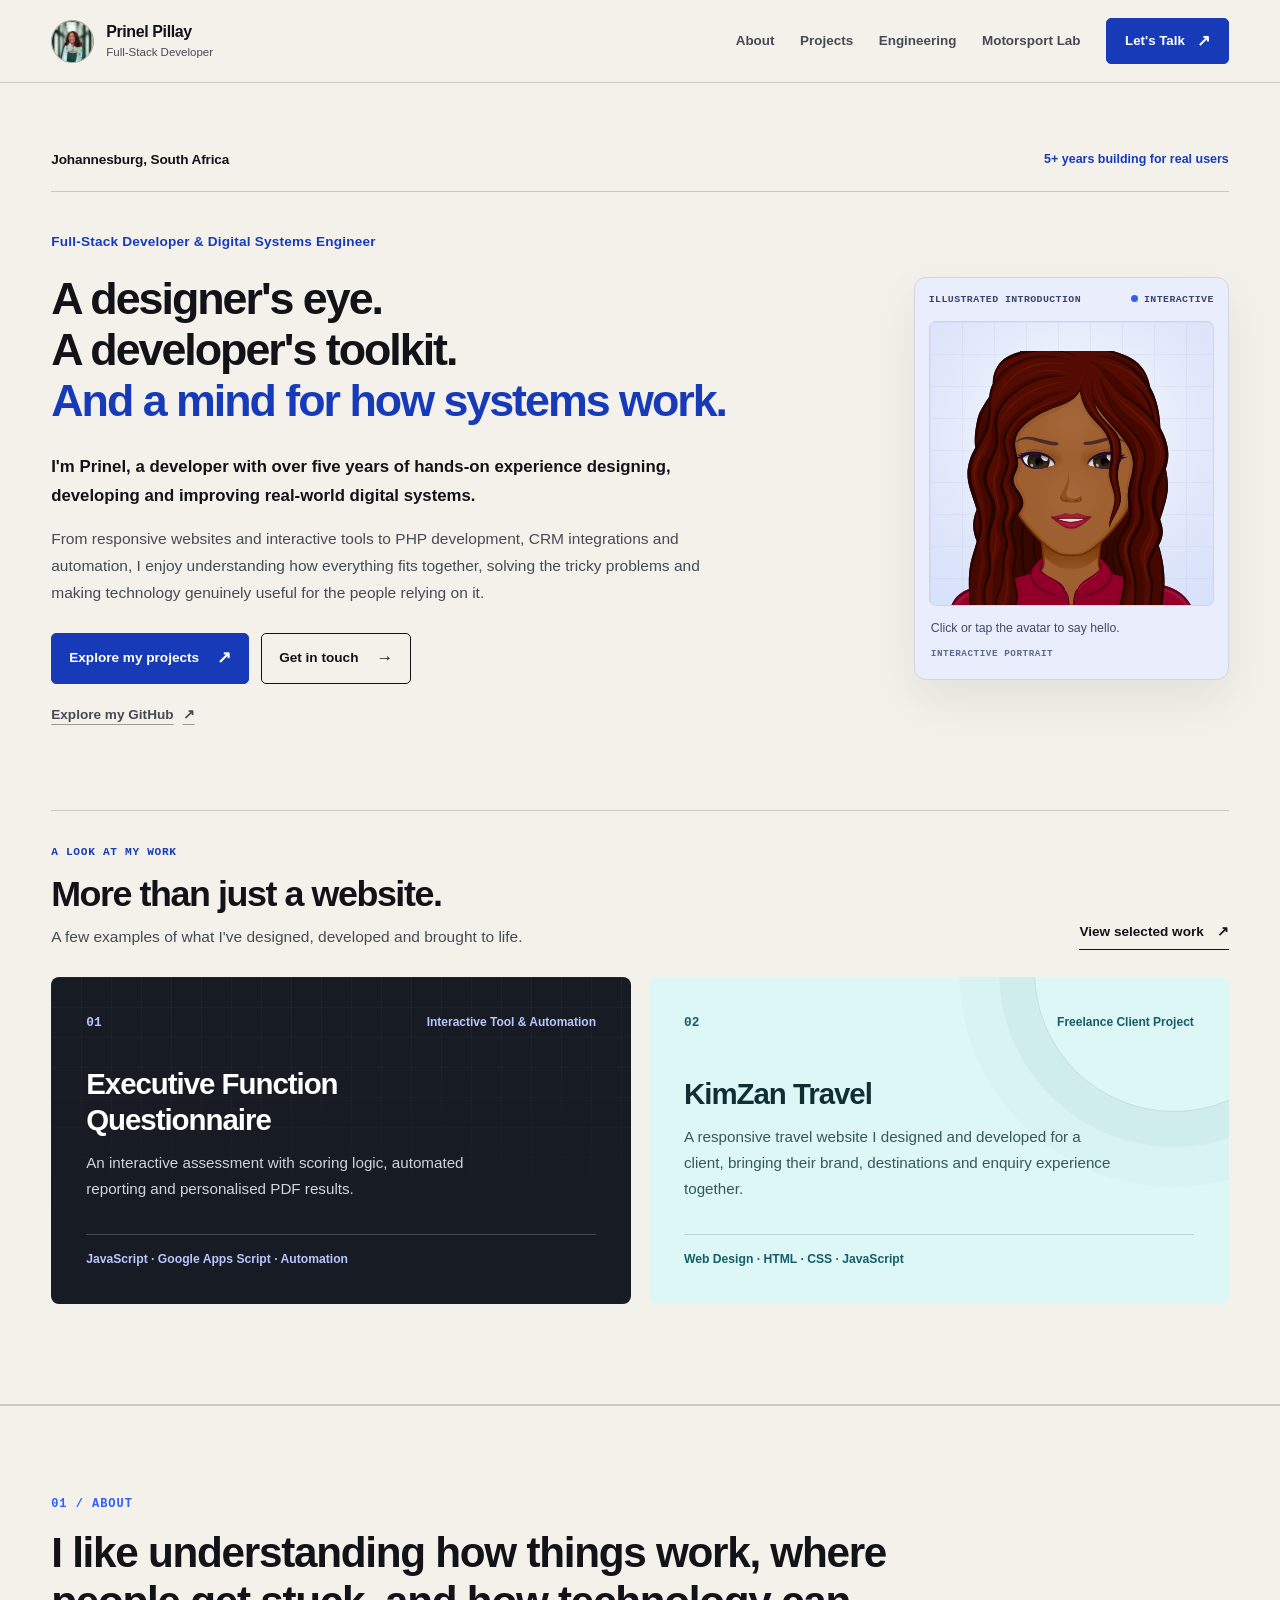
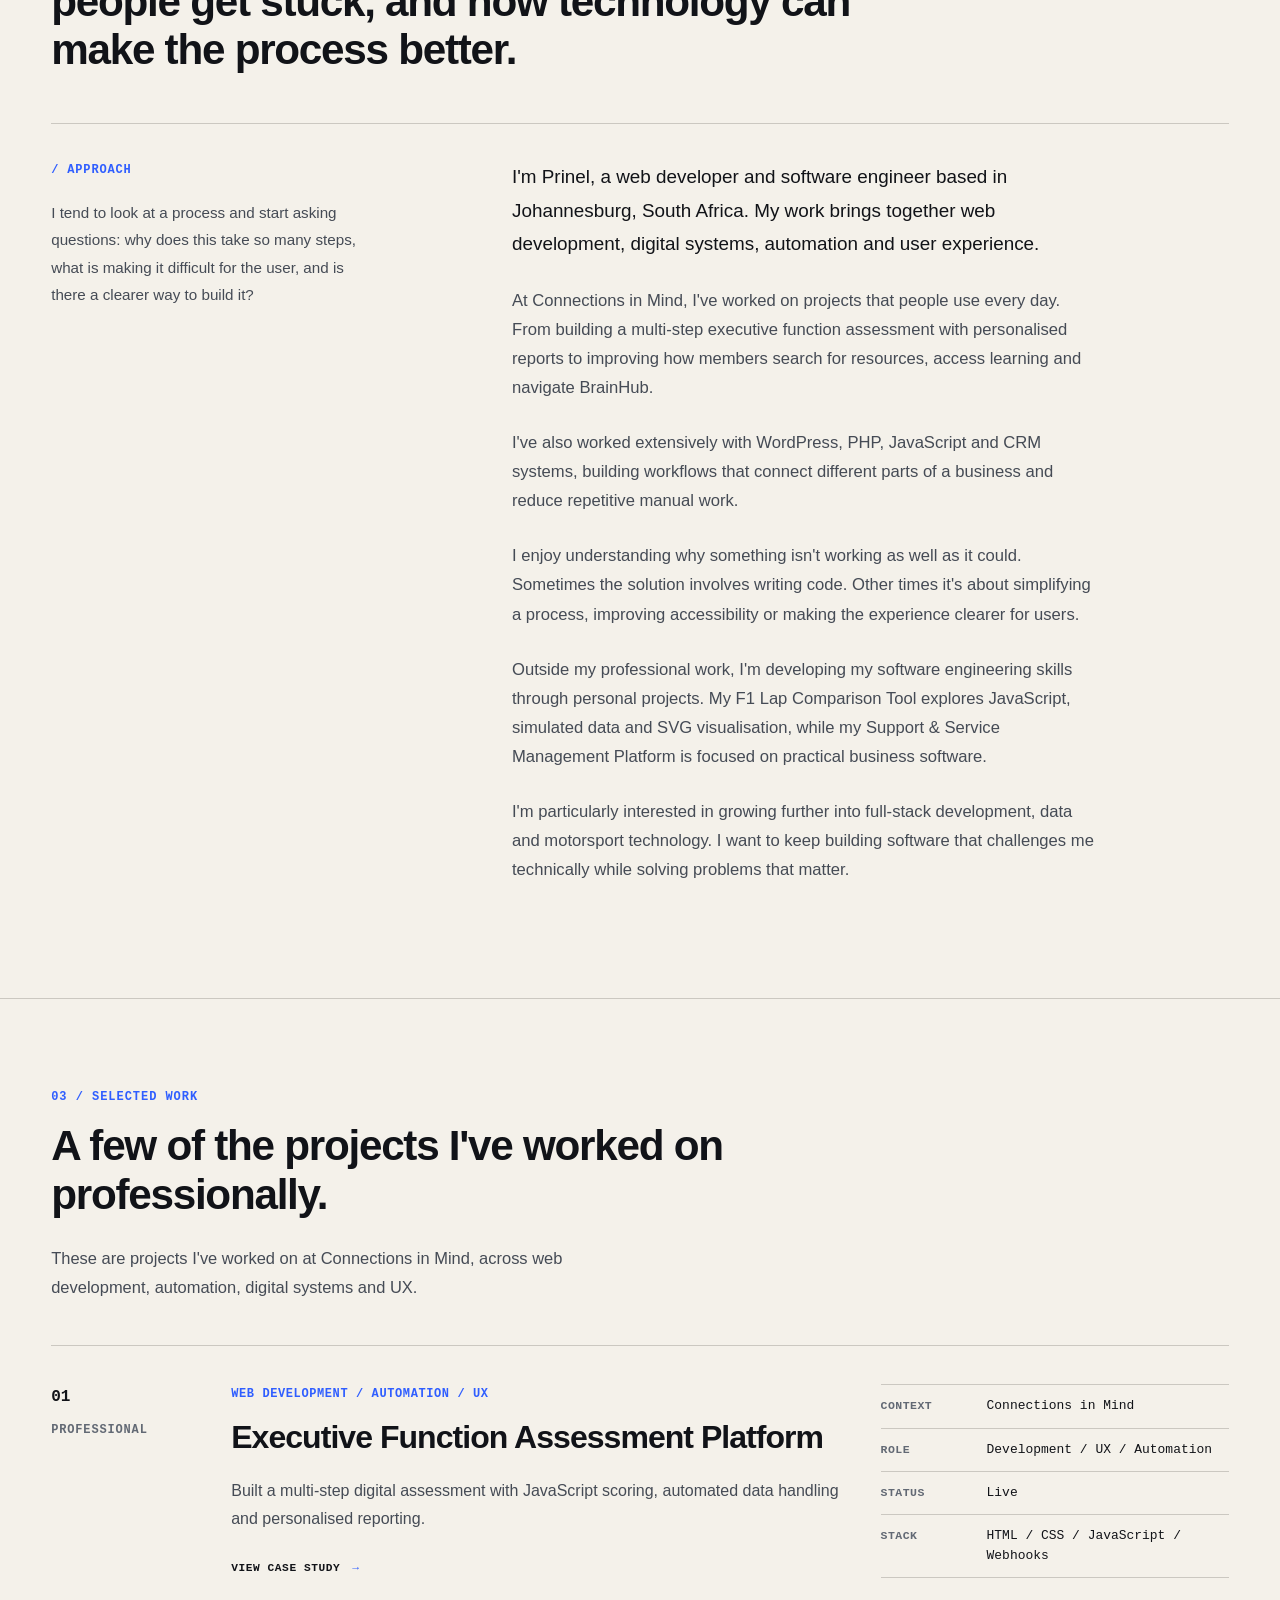
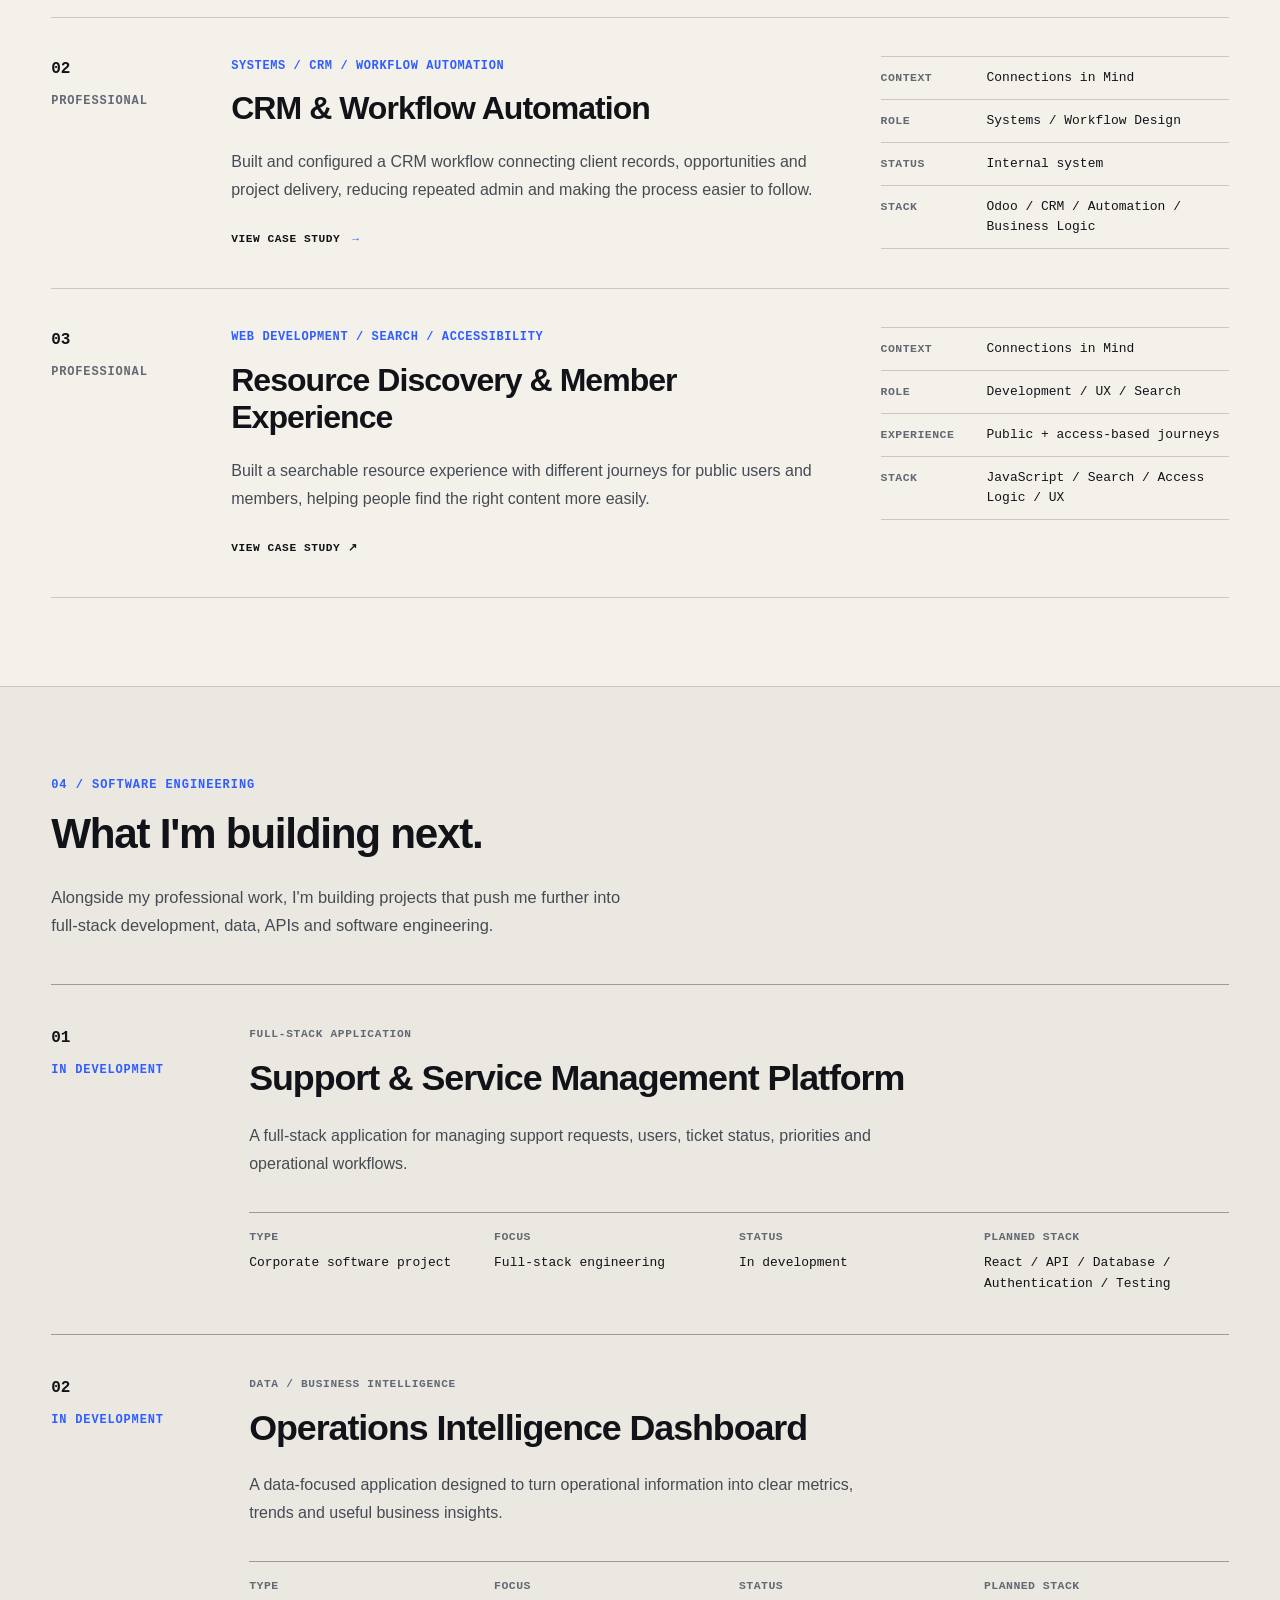
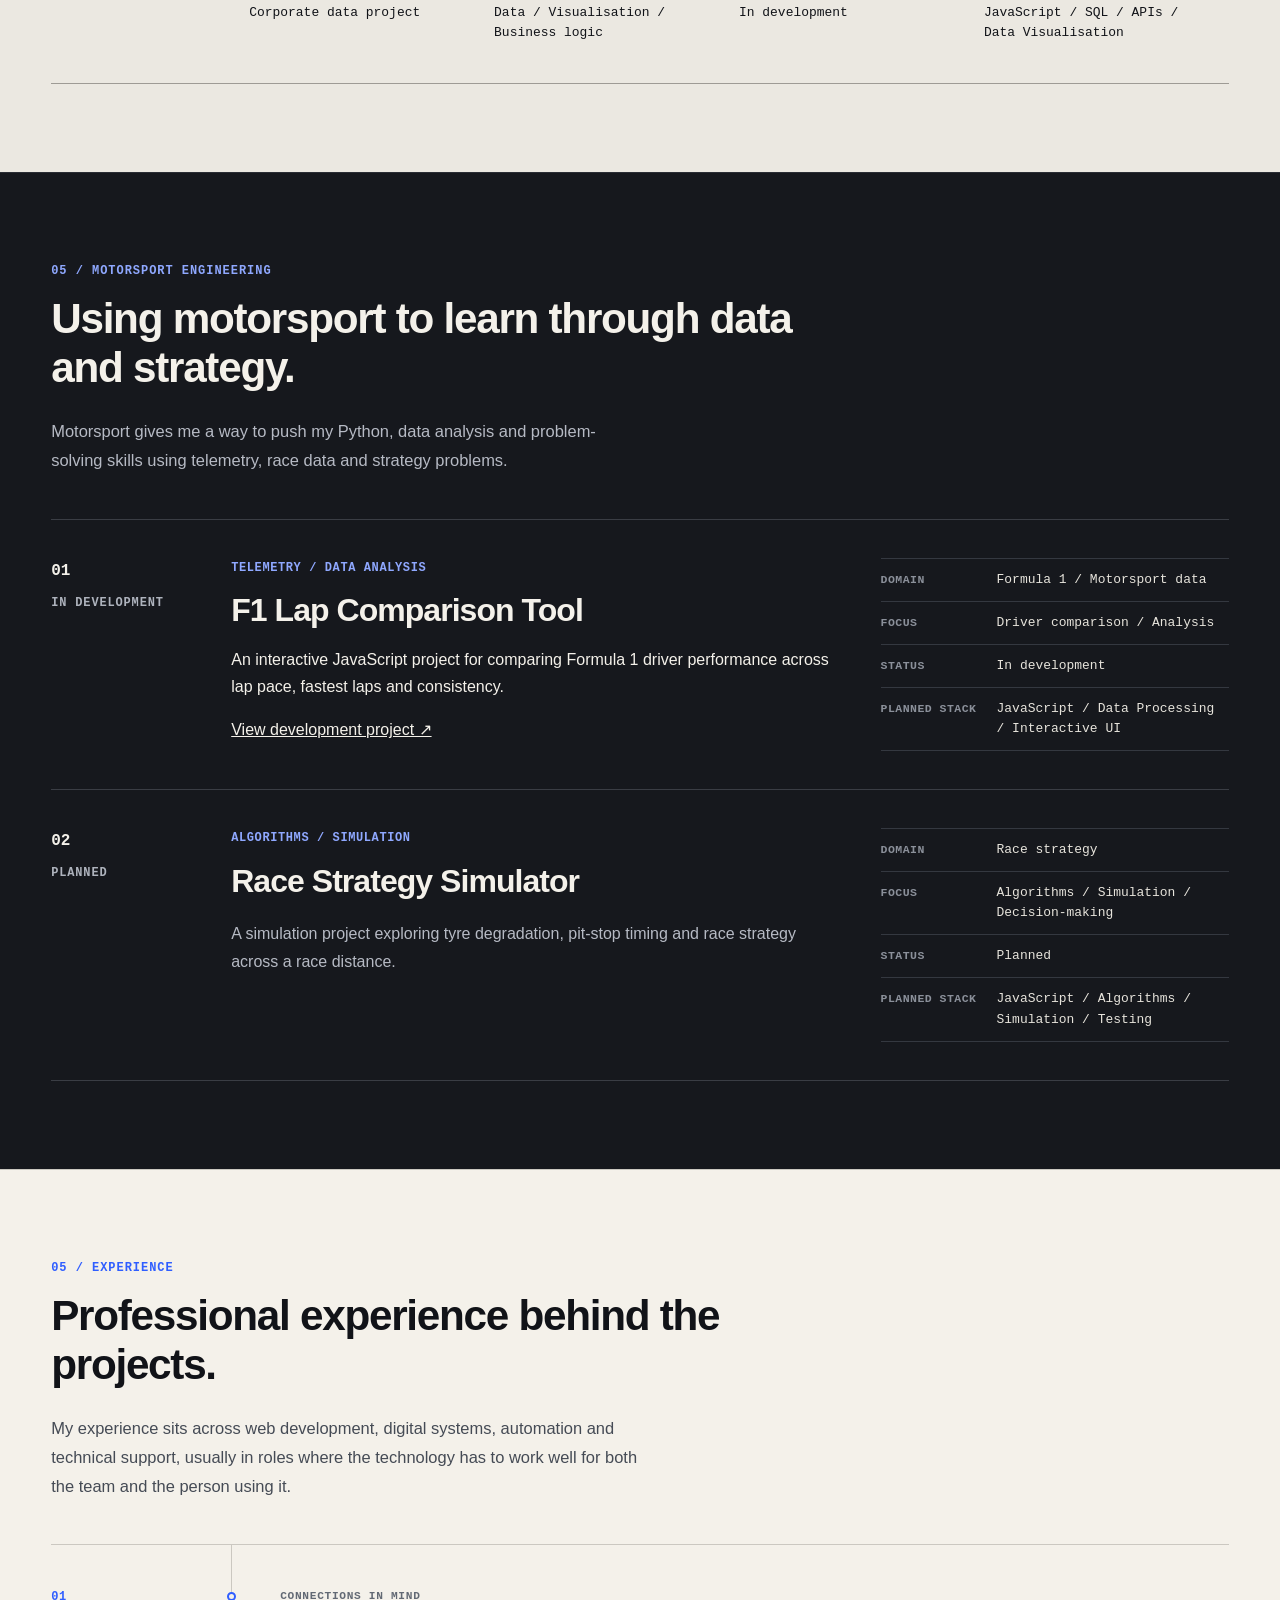
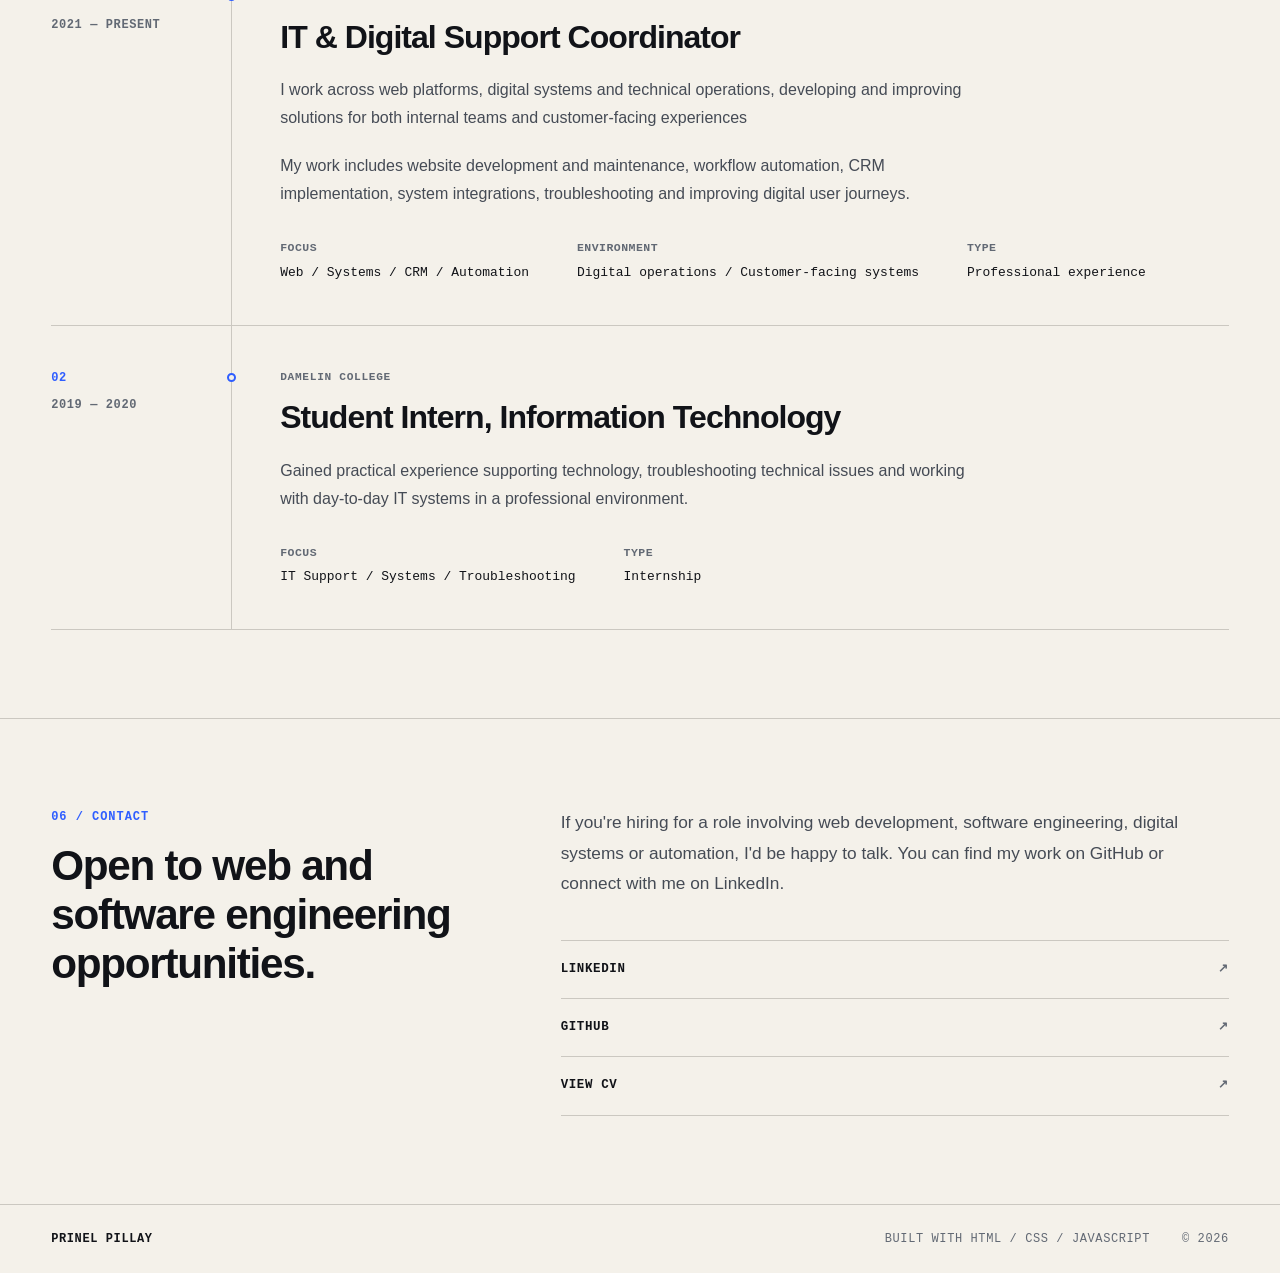
<file: index.html>
<!DOCTYPE html>
<html lang="en">
<head>
  <meta charset="UTF-8">
  <meta name="viewport" content="width=device-width, initial-scale=1.0">

  <title>Prinel Pillay | Web Developer & Software Engineer</title>

  <link rel="stylesheet" href="css/styles.css">
</head>

<body>

<a class="skip-link" href="#main-content">Skip to main content</a>


<!-- MAIN SITE HEADER -->

<header class="site-header">
  <div class="container nav-container">

    <!-- BRAND -->

    <a
      class="logo"
      href="#hero"
      aria-label="Prinel Pillay - Back to homepage"
    >

      <img
        class="logo-photo"
        src="assets/images/prinel-profile.jpg"
        alt=""
      >

      <span class="logo-text">

        <span class="logo-name">
          Prinel Pillay
        </span>

        <span class="logo-role">
          Full-Stack Developer
        </span>

      </span>

    </a>


    <!-- NAVIGATION -->

    <nav
      class="main-nav"
      aria-label="Main navigation"
    >

      <a href="#about">
        About
      </a>

      <a href="#selected-work">
        Projects
      </a>

      <a href="#software-engineering">
        Engineering
      </a>

      <a href="#motorsport-lab">
        Motorsport Lab
      </a>

      <a
        href="#contact"
        class="nav-contact"
      >
        Let's Talk
        <span aria-hidden="true">↗</span>
      </a>

    </nav>

  </div>
</header>


  <main id="main-content">

 
<!-- ==========================================================
     HERO — INTRODUCTION
     ========================================================== -->


<!-- ==========================================================
     HOMEPAGE — INTRODUCTION AND FEATURED WORK
     ========================================================== -->

<section id="hero" class="hero hero-editorial">
  <div class="container hero-content">

    <!-- TOP INTRODUCTION -->

    <div class="hero-topline">

      
<span class="hero-topline-name">
  Johannesburg, South Africa
</span>

      </span>

      <span class="hero-topline-experience">
        5+ years building for real users
      </span>

    </div>


    <!-- MAIN INTRODUCTION -->

    <div class="hero-main">

      <p class="hero-role">
        Full-Stack Developer &amp; Digital Systems Engineer
      </p>

      <h1>
        A designer's eye.
        <br>
        A developer's toolkit.
        <br>
        <span>And a mind for how systems work.</span>
      </h1>

      <div class="hero-copy">

        <p class="hero-intro">
          I'm Prinel, a developer with over five years of
          hands-on experience designing, developing and
          improving real-world digital systems.
        </p>

        <p class="hero-intro hero-intro-secondary">
          From responsive websites and interactive tools
          to PHP development, CRM integrations and automation,
          I enjoy understanding how everything fits together,
          solving the tricky problems and making technology
          genuinely useful for the people relying on it.
        </p>

      </div>


      <!-- MAIN ACTIONS -->

      <div class="hero-actions">

        <a
          class="button button-primary"
          href="#selected-work"
        >
          Explore my projects
          <span aria-hidden="true">↗</span>
        </a>

        <a
          class="button button-secondary"
          href="#contact"
        >
          Get in touch
          <span aria-hidden="true">→</span>
        </a>

      </div>
      
<aside
  class="pp-about__card hero-avatar"
  aria-label="Interactive illustrated avatar with a click-to-wave greeting">
        <div class="pp-about__card-top"><span>Illustrated introduction</span><span><span class="pp-about__dot" aria-hidden="true"></span>Interactive</span></div>
        <button class="pp-about__portrait pp-about__portrait-button" id="pp-about-wave" type="button"
          aria-label="Wave hello to Prinel's illustrated avatar" aria-controls="pp-about-greeting" aria-expanded="false">
          <div class="pp-about__avatar" id="pp-about-avatar">
            <svg xmlns="http://www.w3.org/2000/svg" version="1.1" width="100%" height="100%" viewBox="0 0 200 200" class="pp-about__svg" role="img" aria-label="Illustrated avatar with blinking eyes and gentle movement" focusable="false" preserveAspectRatio="xMidYMid meet">
  <defs id="SvgjsDefs1007">
    <radialGradient id="SvgjsRadialGradient2773" cx="100" cy="113" r="40" gradientUnits="userSpaceOnUse" class="svga-on-canvas-facehighlight-gradient-single-0">
      <stop id="SvgjsStop2774" stop-opacity="0.5" stop-color="#ae7347" offset="0"/>
      <stop id="SvgjsStop2775" stop-opacity="0" stop-color="#9f6031" offset="0.9"/>
    </radialGradient>
    <radialGradient id="SvgjsRadialGradient2777" cx="100" cy="57" r="36" gradientUnits="userSpaceOnUse" class="svga-on-canvas-facehighlight-gradient-single-1">
      <stop id="SvgjsStop2778" stop-opacity="0.5" stop-color="#ae7347" offset="0"/>
      <stop id="SvgjsStop2779" stop-opacity="0" stop-color="#9f6031" offset="0.9"/>
    </radialGradient>
    <radialGradient id="SvgjsRadialGradient3139" cx="-558.588" cy="-490.918" r="84.646" gradientTransform="matrix(0.096 -0.0248 0.0245 0.0961 140.5478 120.3577)" gradientUnits="userSpaceOnUse" class="svga-on-canvas-eyesiris-gradient-left-1">
      <stop id="SvgjsStop3140" stop-opacity="0.8" stop-color="#ffffff" offset="0"/>
      <stop id="SvgjsStop3141" stop-opacity="0" stop-color="#ffffff" offset="1"/>
    </radialGradient>
    <radialGradient id="SvgjsRadialGradient3143" cx="-565.337" cy="-492.691" r="84.644" gradientTransform="matrix(0.0991 8.856325e-004 -0.0011 0.0991 130.3774 136.3533)" gradientUnits="userSpaceOnUse" class="svga-on-canvas-eyesiris-gradient-left-2">
      <stop id="SvgjsStop3144" stop-opacity="0.8" stop-color="#ffffff" offset="0"/>
      <stop id="SvgjsStop3145" stop-opacity="0" stop-color="#ffffff" offset="1"/>
    </radialGradient>
    <linearGradient id="SvgjsLinearGradient3149" x1="122.283" y1="93.047" x2="123.61" y2="91.466" gradientTransform="matrix(1 0 0 1 -52 0)" gradientUnits="userSpaceOnUse" class="svga-on-canvas-eyesiris-gradient-left-5">
      <stop id="SvgjsStop3150" stop-opacity="1" stop-color="#ffffff" offset="0"/>
      <stop id="SvgjsStop3151" stop-opacity="0" stop-color="#ffffff" offset="1"/>
    </linearGradient>
    <linearGradient id="SvgjsLinearGradient3157" x1="130" y1="81" x2="126" y2="85" gradientTransform="matrix(1 0 0 1 -50 0)" gradientUnits="userSpaceOnUse" class="svga-on-canvas-eyesiris-gradient-left-7">
      <stop id="SvgjsStop3158" stop-opacity="1" stop-color="#ffffff" offset="0"/>
      <stop id="SvgjsStop3159" stop-opacity="0" stop-color="#ffffff" offset="1"/>
    </linearGradient>
    <radialGradient id="SvgjsRadialGradient3162" cx="-578.76" cy="-490.73" r="84.646" gradientTransform="matrix(0.096 -0.0248 0.0245 0.0961 192.4794 119.8404)" gradientUnits="userSpaceOnUse" class="svga-on-canvas-eyesiris-gradient-right-1">
      <stop id="SvgjsStop3163" stop-opacity="0.8" stop-color="#ffffff" offset="0"/>
      <stop id="SvgjsStop3164" stop-opacity="0" stop-color="#ffffff" offset="1"/>
    </radialGradient>
    <radialGradient id="SvgjsRadialGradient3166" cx="-584.778" cy="-487.329" r="84.644" gradientTransform="matrix(0.0991 8.856325e-004 -0.0011 0.0991 182.3104 135.839)" gradientUnits="userSpaceOnUse" class="svga-on-canvas-eyesiris-gradient-right-2">
      <stop id="SvgjsStop3167" stop-opacity="0.8" stop-color="#ffffff" offset="0"/>
      <stop id="SvgjsStop3168" stop-opacity="0" stop-color="#ffffff" offset="1"/>
    </radialGradient>
    <linearGradient id="SvgjsLinearGradient3172" x1="120.284" y1="93.047" x2="121.611" y2="91.467" gradientUnits="userSpaceOnUse" class="svga-on-canvas-eyesiris-gradient-right-5">
      <stop id="SvgjsStop3173" stop-opacity="1" stop-color="#ffffff" offset="0"/>
      <stop id="SvgjsStop3174" stop-opacity="0" stop-color="#ffffff" offset="1"/>
    </linearGradient>
    <linearGradient id="SvgjsLinearGradient3180" x1="130" y1="81" x2="126" y2="85" gradientUnits="userSpaceOnUse" class="svga-on-canvas-eyesiris-gradient-right-7">
      <stop id="SvgjsStop3181" stop-opacity="1" stop-color="#ffffff" offset="0"/>
      <stop id="SvgjsStop3182" stop-opacity="0" stop-color="#ffffff" offset="1"/>
    </linearGradient>
    <linearGradient id="SvgjsLinearGradient3622" x1="130" y1="81" x2="126" y2="85" gradientTransform="matrix(1 0 0 1 -50 0)" gradientUnits="userSpaceOnUse" class="svga-on-canvas-eyesiris-gradient-left-6">
      <stop id="SvgjsStop3623" stop-opacity="1" stop-color="#ffffff" offset="0"/>
      <stop id="SvgjsStop3624" stop-opacity="0" stop-color="#ffffff" offset="1"/>
    </linearGradient>
    <linearGradient id="SvgjsLinearGradient3632" x1="130" y1="81" x2="126" y2="85" gradientUnits="userSpaceOnUse" class="svga-on-canvas-eyesiris-gradient-right-6">
      <stop id="SvgjsStop3633" stop-opacity="1" stop-color="#ffffff" offset="0"/>
      <stop id="SvgjsStop3634" stop-opacity="0" stop-color="#ffffff" offset="1"/>
    </linearGradient>
    <linearGradient id="SvgjsLinearGradient3737" x1="99.98" y1="171.27" x2="99.98" y2="136.351" gradientUnits="userSpaceOnUse" class="svga-on-canvas-chinshadow-gradient-single-0">
      <stop id="SvgjsStop3738" stop-opacity="0.8" stop-color="#904f1e" offset="0"/>
      <stop id="SvgjsStop3739" stop-opacity="1" stop-color="#713101" offset="0.7"/>
    </linearGradient>
    <linearGradient id="SvgjsLinearGradient3781" x1="100" y1="141" x2="100" y2="137" gradientUnits="userSpaceOnUse" class="svga-on-canvas-mouth-gradient-single-0">
      <stop id="SvgjsStop3782" stop-opacity="1" stop-color="#975727" offset="0.1"/>
      <stop id="SvgjsStop3783" stop-opacity="1" stop-color="#904f1e" offset="1"/>
    </linearGradient>
    <radialGradient id="SvgjsRadialGradient4143" cx="129.05" cy="85.956" r="15.117" gradientTransform="matrix(-0.9945 0.1042 0.1042 0.9945 192.8274 -12.4637)" gradientUnits="userSpaceOnUse" class="svga-on-canvas-eyesback-gradient-left-0">
      <stop id="SvgjsStop4144" stop-opacity="1" stop-color="#ffffff" offset="0"/>
      <stop id="SvgjsStop4145" stop-opacity="1" stop-color="#fcfdfd" offset="0.316"/>
      <stop id="SvgjsStop4146" stop-opacity="1" stop-color="#f4f7f8" offset="0.505"/>
      <stop id="SvgjsStop4147" stop-opacity="1" stop-color="#e5ecef" offset="0.661"/>
      <stop id="SvgjsStop4148" stop-opacity="1" stop-color="#d8e2e7" offset="0.76"/>
    </radialGradient>
    <radialGradient id="SvgjsRadialGradient4150" cx="129.049" cy="85.956" r="15.117" gradientTransform="matrix(0.9945 0.1042 -0.1042 0.9945 7.1735 -12.4637)" gradientUnits="userSpaceOnUse" class="svga-on-canvas-eyesback-gradient-right-0">
      <stop id="SvgjsStop4151" stop-opacity="1" stop-color="#ffffff" offset="0"/>
      <stop id="SvgjsStop4152" stop-opacity="1" stop-color="#fcfdfd" offset="0.316"/>
      <stop id="SvgjsStop4153" stop-opacity="1" stop-color="#f4f7f8" offset="0.505"/>
      <stop id="SvgjsStop4154" stop-opacity="1" stop-color="#e5ecef" offset="0.661"/>
      <stop id="SvgjsStop4155" stop-opacity="1" stop-color="#d8e2e7" offset="0.76"/>
    </radialGradient>
    <radialGradient id="SvgjsRadialGradient4157" cx="129.05" cy="85.956" r="15.117" gradientTransform="matrix(-0.9945 0.1042 0.1042 0.9945 192.8274 -12.4637)" gradientUnits="userSpaceOnUse" class="svga-on-canvas-eyesfront-gradient-left-0">
      <stop id="SvgjsStop4158" stop-opacity="1" stop-color="#ffffff" offset="0"/>
      <stop id="SvgjsStop4159" stop-opacity="1" stop-color="#fcfdfd" offset="0.316"/>
      <stop id="SvgjsStop4160" stop-opacity="1" stop-color="#f4f7f8" offset="0.505"/>
      <stop id="SvgjsStop4161" stop-opacity="1" stop-color="#e5ecef" offset="0.661"/>
      <stop id="SvgjsStop4162" stop-opacity="1" stop-color="#d8e2e7" offset="0.76"/>
    </radialGradient>
    <radialGradient id="SvgjsRadialGradient4166" cx="121.786" cy="84.496" fx="133.039" fy="84.527" r="16.003" gradientTransform="matrix(0.9998 0.0208 0.0166 -0.7998 -44.9524 149.5433)" gradientUnits="userSpaceOnUse" class="svga-on-canvas-eyesfront-gradient-left-3">
      <stop id="SvgjsStop4167" stop-opacity="1" stop-color="#904f1e" offset="0"/>
      <stop id="SvgjsStop4168" stop-opacity="0.3" stop-color="#904f1e" offset="0.7"/>
      <stop id="SvgjsStop4169" stop-opacity="0" stop-color="#9f6031" offset="1"/>
    </radialGradient>
    <radialGradient id="SvgjsRadialGradient4171" cx="69.124" cy="107.529" r="29.525" gradientTransform="matrix(1.0336 0 0 1.0336 -1.6792 1.7282)" gradientUnits="userSpaceOnUse" class="svga-on-canvas-eyesfront-gradient-left-4">
      <stop id="SvgjsStop4172" stop-opacity="0" stop-color="#000000" offset="0.95"/>
      <stop id="SvgjsStop4173" stop-opacity="0.3" stop-color="#000000" offset="1"/>
    </radialGradient>
    <radialGradient id="SvgjsRadialGradient4177" cx="129.049" cy="85.956" r="15.117" gradientTransform="matrix(0.9945 0.1042 -0.1042 0.9945 7.1735 -12.4637)" gradientUnits="userSpaceOnUse" class="svga-on-canvas-eyesfront-gradient-right-0">
      <stop id="SvgjsStop4178" stop-opacity="1" stop-color="#ffffff" offset="0"/>
      <stop id="SvgjsStop4179" stop-opacity="1" stop-color="#fcfdfd" offset="0.316"/>
      <stop id="SvgjsStop4180" stop-opacity="1" stop-color="#f4f7f8" offset="0.505"/>
      <stop id="SvgjsStop4181" stop-opacity="1" stop-color="#e5ecef" offset="0.661"/>
      <stop id="SvgjsStop4182" stop-opacity="1" stop-color="#d8e2e7" offset="0.76"/>
    </radialGradient>
    <radialGradient id="SvgjsRadialGradient4186" cx="121.786" cy="84.496" fx="133.039" fy="84.527" r="16.003" gradientTransform="matrix(-0.9998 0.0208 -0.0166 -0.7998 244.9525 149.5433)" gradientUnits="userSpaceOnUse" class="svga-on-canvas-eyesfront-gradient-right-3">
      <stop id="SvgjsStop4187" stop-opacity="1" stop-color="#904f1e" offset="0"/>
      <stop id="SvgjsStop4188" stop-opacity="0.3" stop-color="#904f1e" offset="0.7"/>
      <stop id="SvgjsStop4189" stop-opacity="0" stop-color="#9f6031" offset="1"/>
    </radialGradient>
    <radialGradient id="SvgjsRadialGradient4191" cx="69.124" cy="107.529" r="29.525" gradientTransform="matrix(-1.0336 0 0 1.0336 201.6792 1.7282)" gradientUnits="userSpaceOnUse" class="svga-on-canvas-eyesfront-gradient-right-4">
      <stop id="SvgjsStop4192" stop-opacity="0" stop-color="#000000" offset="0.95"/>
      <stop id="SvgjsStop4193" stop-opacity="0.3" stop-color="#000000" offset="1"/>
    </radialGradient>
  </defs>
  <g id="svga-group-wrapper">
    <g id="svga-group-backs-single"/>
    <g id="svga-group-humanwrap-move" transform="matrix(1,0,0,1,0,0)">
      <g id="svga-group-humanwrap" transform="matrix(1,0,0,1,0,0)">
        <g id="svga-group-hair-back-move" transform="matrix(1,0,0,1,0,0)">
          <g id="svga-group-hair-back" transform="matrix(1,0,0,1,0,0)">
            <path id="SvgjsPath4196" d="M151.582 41.064l-99.508-5.662c0 0-25.074 182.88-25.074 188.596 0 0 100.899 0.72 143.907 0C170.103 216.079 151.582 41.064 151.582 41.064z" fill="#350700" stroke-width="none" opacity="1"/>
            <path id="SvgjsPath4197" d="M121.782 135.105c13.064 28.75 2.538 26.965 3.854 39.638 0.37 2.831 1.156 5.593 1.473 7.734 0.276 1.688 0.51 6.446 0.179 2.23 -0.202-1.254-0.28-2.017-1.04-4.851 -0.344-1.307-0.754-2.708-1.045-4.21 -1.819-7.826 2.865-12.599 2.151-21.366C126.813 149.567 126.288 146.035 121.782 135.105zM132.482 168.094c2.539 10.408 2.397 12.716-0.303 26.76 -0.546 2.782-0.81 4.486-0.754 4.149 0.961-5.248 3.898-12.954 3.881-21.899 0.065-3.489-1.908-11.137-2.385-14.473 0.003 0.027-0.008-0.069 0.006 0.06 -0.813-11.382 4.859-19.403 3.833-35.282C137.411 146.244 128.74 153.279 132.482 168.094zM71.231 126.755c0.111 0.53 0.265 1.167 0.394 1.912 0.097 0.754 0.232 1.602 0.267 2.544 0.464 7.265-1.744 14.69-2.036 22.948 0.104 6.205 1.922 14.294 2.117 18.863 0.106 1.429 0.164 3.229 0.095 5.265 -0.04 2.033-0.224 4.304-0.414 6.67 -0.398 4.738-0.489 4.088-0.419 14.274C71.218 206.547 71.025 210 71.025 210c-0.014-0.4 0.309-2.794 0.541-6.272 0.59-8.505 0.051-8.82 1.468-19.564 0.98-7.612 0.878-11.056 0.42-14.893 0.005 0.053 0.006 0.061 0.007 0.069 -0.876-8.696-3.064-10.4-2.013-22.053 0.462-4.839 1.044-9.731 0.892-13.768 -0.044-2.018-0.33-3.802-0.624-5.236 -0.326-1.427-0.745-2.495-0.995-3.166C70.722 125.117 70.906 125.709 71.231 126.755zM60.831 146.786c0.124 7.726 0.465 10.479 0.262 13.756 -0.052 0.803-0.098 1.499-0.135 2.07 -0.599 9.997 3.298 9.694 3.779 32.334 0.022 2.299 0.128 4.404 0.075 6.16 -0.545 16.677 1.274-10.246 0.117-22.427 -0.744-5.906-2.082-7.601-2.082-14.944 -0.012 0.217-0.003 0.057-0.005 0.104 0-7.93 0.613 3.883-0.622-16.262 -0.711-10.197 4.434-18.809 3.499-30.833C66.187 128.385 60.798 136.771 60.831 146.786z" fill="#260500" stroke-width="none" opacity="1"/>
          </g>
        </g>
        <g id="svga-group-humanbody-single">
          <path id="SvgjsPath2780" d="M190.858 199.866c-6.008-10.158-13.474-11.973-19.628-13.936 -6.323-2.016-19.346-3.178-26.449-4.6 -6.86-1.373-23.153-5.789-23.339-13.488 -0.192-8.066 4.291-40.09 4.291-40.09H74.005c0 0 4.487 32.023 4.294 40.09 -0.184 7.699-16.48 12.115-23.341 13.488 -7.104 1.422-20.125 2.584-26.448 4.6 -6.156 1.963-13.624 3.777-19.632 13.936 -3.644 6.16-6.008 16.133-6.008 27.133h194C196.869 215.999 194.509 206.026 190.858 199.866z" fill="#9f6031" stroke-width="none" opacity="1" stroke="none"/>
          <path id="SvgjsPath2781" d="M121.442 167.843c2.495 10.929 18.165 13.698 26.293 15.325 21.909 4.379 33.772 5.134 42.297 19.539 2.903 4.916 5.459 15.864 5.962 24.153 1.835 0.291 0.531-17.432-5.136-26.994 -9.742-16.472-29.089-15.135-46.077-18.535C137.921 179.958 121.628 175.542 121.442 167.843L121.442 167.843zM78.558 167.843c-0.186 7.699-16.479 12.115-23.339 13.488 -16.988 3.4-36.335 2.063-46.077 18.535 -5.667 9.563-6.971 27.285-5.136 26.994 0.503-8.289 3.059-19.237 5.962-24.153 8.524-14.405 20.388-15.16 42.297-19.539C60.393 181.541 76.063 178.771 78.558 167.843L78.558 167.843z" fill="#ae7347" stroke-width="none" opacity="1" stroke="none"/>
          <path id="SvgjsPath2782" d="M51.206 189.513c0 0 28.641 0.299 33.473 1.885 2.314 0.758 8.372 5.633 8.372 5.633s-6.556-3.17-8.658-3.758C79.51 191.909 51.206 189.513 51.206 189.513zM99.795 199.999c2.053-0.041 7.887-3.799 7.887-3.799s-5.574 2.059-7.342 2.16c-1.491 0.086-6.366-1.238-6.366-1.238S98.112 200.032 99.795 199.999zM117.008 192.757c6.75-1.818 29.786-3.23 29.786-3.23s-23.791-0.516-30.51 1.725c-2.252 0.752-7.562 5.16-7.562 5.16S114.786 193.354 117.008 192.757z" fill="#904f1e" stroke-width="none" opacity="1" stroke="none"/>
          <path id="SvgjsPath2783" d="M190.858 199.866c-9.741-16.471-29.122-15.142-46.077-18.535 -6.86-1.373-23.153-5.789-23.339-13.488 -0.192-8.066 4.291-40.09 4.291-40.09H74.005c0 0 4.487 32.023 4.294 40.09 -0.184 7.699-16.48 12.115-23.341 13.488 -7.104 1.422-20.125 2.584-26.448 4.6 -6.156 1.963-13.624 3.777-19.632 13.936 -3.644 6.16-6.008 16.133-6.008 27.133h194C196.869 215.999 194.509 206.026 190.858 199.866z" fill="none" stroke="#713101" stroke-width="1.5" opacity="1"/>
        </g>
        <g id="svga-group-chinshadow-single">
          <path id="SvgjsPath3736" d="M90.469 169.769c4.474 1.646 14.594 1.646 19.067 0 3.511-1.291 7.479-4.019 11.489-7.484 0.785-10.522 3.279-28.936 3.919-33.578 -1.113-0.109-2.256-0.21-3.428-0.303H78.609c-1.305 0.103-2.578 0.216-3.811 0.339 0.643 4.663 3.096 22.765 3.899 33.297C82.804 165.622 86.875 168.447 90.469 169.769z" fill="url(#SvgjsLinearGradient3737)" opacity="1"/>
        </g>
        <g id="svga-group-clothes-single">
          <path id="SvgjsPath4251" d="M131.897 174.908c-0.71-5.501-7.712-10.543-9.75-12.442 -0.236 4.085-0.705 6.017 0.606 8.112 -2.489 5.646-14.874 8.832-17.736 16.158 -4.637 3.334-2.905 14.993-3.52 16.256 -0.487 2.981-0.519 2.893-0.978 4.772 -3.689-9.722-0.965-15.924-5.341-19.41 -0.775-8.344-16.73-10.325-19.263-16.676 0.044 0.023 0.081 0.056 0.13 0.07 1.999-1.699 1.916-4.357 1.692-6.688 -0.017-0.763 0.014-0.165-0.167-2.685 -1 0.218-8.943 7.903-9.563 12.353 -47.123 17.062-66.354-0.609-66.371 57.268 6.439 0.001 14.098 0.142 24.677 0.336 58.466 1.074 109.342 1.267 171.612 1.073C203.17 174.271 165.243 186.777 131.897 174.908z" fill="#92002a" stroke-width="none" opacity="1"/>
          <path id="SvgjsPath4252" d="M77.752 165.168c0.502 3-0.564 5.945-1.705 6.581 -0.016-0.005-0.106 0.019-0.219 0.051C73.604 169.312 76.813 167.496 77.752 165.168zM121.952 165.255c-0.163 2.308-0.168 3.773 0.802 5.323C123.256 169.933 123.97 166.587 121.952 165.255z" fill="#730021" stroke-width="none" opacity="1"/>
          <path id="SvgjsPath4253" d="M103 195c0-2.728 0.938-5.447 2.163-7.857 -0.157 1.619-0.023 3.621-0.023 5.24C115.16 191.159 128 188 132 177 129 190 115 194 103 195zM94.745 192.708c-4.508 1.127-23.834-6.931-25.875-13.89 1.958 11.167 15.81 13.406 26.81 16.406 0.525-2.625 0.133-4.42-0.417-6.638C95.262 188.587 94.495 191.708 94.745 192.708zM164.039 226.686c0.069-1 1.299-4.924 0.91-10.45 -0.569-11.436-1.158-14.953-4.13-24.87 1.838 5.188 2.378 5.507 4.24 14.58C167.123 215.282 163.961 228.045 164.039 226.686zM39.309 188.136c-4.773 10.695-7.132 14.257-6.07 27l-0.01-0.021c0.089 1 0.533 6.777 1.02 9.73 -0.489-10.028-0.196-3.99-0.33-9.73 0-10 0 9.97 0-0.03C33.314 205.074 36.536 200 39.309 188.136zM12.049 220.966c-0.347-2.074 1.398-21.812 10.73-28.311 0.95-0.647 1.46-1.007 0.48-0.39C9.37 201.488 12.049 223.12 12.049 220.966z" fill="#830026" stroke-width="none" opacity="1"/>
          <path id="SvgjsPath4254" d="M123.271 170.918c-0.382 5.633-14.783 10.771-18.217 18.123C105.395 179.851 118.691 177.167 123.271 170.918zM94.875 189.728c0.874-7.739-14.001-12.106-19.817-18.3C78.375 179.783 87.87 178.72 94.875 189.728zM191.032 202.707c5.535 9.07 4.81 18.807 6.837 24.292 0-11-1.255-20.75-4.75-26.999 -10.75-19.222-20.933-12.19-61.891-25.213C170.494 190.11 180.681 185.745 191.032 202.707zM68.771 174.787C27.813 187.81 17.631 180.778 6.881 200c-3.495 6.249-4.75 15.999-4.75 26.999 2.027-5.485 1.302-15.222 6.837-24.292C19.319 185.745 29.506 190.11 68.771 174.787z" fill="#a1103a" stroke-width="none" opacity="1"/>
          <path id="SvgjsPath4255" d="M131.989 174.835c-0.58-4.709-6.171-9.438-9.833-12.482l-0.019 0.242c10.193 9.529 9.228 12.276 8.212 15.74 -0.379 1.423-2.306 4.396-5.381 6.65 -5.775 4.592-18.388 7.196-19.76 7.3 -0.986-10.086 6.97-9.877 15.59-18.06 0.426-0.408 1.954-2.042 2.08-2.561 1.445-2.345 0.869-4.797-0.864-6.922l-0.026 0.539c5.861 9.314-13.443 12.09-17.029 21.373 -4.667 3.355-2.955 15.05-3.56 16.32 -0.527 3.224-0.562 3.035-0.9 4.45 -2.902-7.66-1.46-10.241-2.89-15.261 0-0.01 0-0.01 0-0.01 -0.421-1.474-1.108-2.883-2.33-3.81 -1.001-10.774-26.998-11.045-17.54-23.285l-0.035-0.506c-12.585 13.44 18.053 12.91 16.834 28.131 -3.949 0.233-4.683-1.386-9.07-2.51 -9.301-2.722-19.946-10.46-15.35-19.051 1.694-3.16 4.616-6.051 7.444-8.681l-0.015-0.252c-3.709 3.074-8.965 7.575-9.629 12.463 -10.404 3.77-6.731 2.755-14.67 4.64 -42.604 7.271-51.71 8.612-51.71 52.801 23.243 0 62.481 1.831 196.48 1.409C203.358 173.707 164.567 186.764 131.989 174.835zM1.729 231.855c0.37-22.729 0.68-40.048 30.82-47.5 14.567-3.776 16.128-1.387 35.34-9.25 -0.288 10.922 12.107 14.433 22.59 17.49 1.68 0.484 2.988 0.49 4.4 0.26 0.12-0.824 0.529-3.08 0.42-4.08 0.964 0.965 1.456 2.188 1.75 3.51 0.311 0.312 0.496 5.03 0.51 5.47 0.518 14.971 3.707 3.918 3.29 33.671C90.129 231.426 31.302 231.643 1.729 231.855zM101.819 231.426c0.793-10.911 1.635-12.78-0.36-21.19 1.847-6.996 1.21-9.104 1.21-14.23 -0.002-0.216 0.067-3.607 0.22-3.76 0.232-1.889 0.632-3.541 1.801-4.71 -0.334 1.382-0.086 3.574 0.14 4.95 13.034 0 28.936-8.348 27.2-17.2 30.37 12.298 64.938 3.99 65.64 46.101 0.187 2.804 0.154 4.91 0.22 11.77C121.583 231.592 110.039 231.381 101.819 231.426z" fill="#64001d" stroke-width="none" opacity="1"/>
        </g>
        <g id="svga-group-head" transform="matrix(1,0,0,1,0,0)">
          <g id="svga-group-ears-left-move" transform="matrix(1,0,0,1,0,0)" style="display: none;">
            <g id="svga-group-ears-left" transform="matrix(1,0,0,1,0,0)">
              <path id="SvgjsPath3759" d="M47.001 83.974c-1.376-2.313-5.638-7.997-9.98-6.603 -2.749 0.882-3.293 3.765-3.735 6.311 -0.588 3.386 0.471 10.083 1.389 12.503 0.881 2.325 3.533 6.816 5.264 8.527 2.13 2.1 4.775 8.793 5.194 9.487 0.66 1.097 1.536 2.745 4.122 2.538 2.853-0.229 4.584-1.742 5.856-1.999C58.253 114.109 50.582 89.995 47.001 83.974z" fill="#9f6031" stroke="#713101" stroke-width="1.5" opacity="1"/>
              <path id="SvgjsPath3760" d="M44.197 97.997c-0.132-0.548 0.007-1.47 0.142-2.362 0.124-0.812 0.24-1.579 0.169-2.121 -0.267-2.032-1.773-5.893-2.757-7.985 -1.132-2.407-2.963-5.439-5.262-6.221 -0.95-0.324-1.575 0.063-1.938 0.456 -0.266 0.289-0.325 0.627-0.238 0.667 0.086 0.04 0.285-0.24 0.572-0.504 0.235-0.216 0.579-0.402 1.051-0.363 -0.19 1.011-1.167 6.49-0.744 10.225 0.333 2.938 1.593 5.131 1.79 5.46 0.029 0.346 0.077 0.685 0.148 1.014 0.929 4.287 4.971 9.163 6.378 10.758 0.259 0.295 0.531 0.47 0.598 0.398 0.066-0.072-0.094-0.364-0.353-0.66 -1.388-1.585-5.391-6.442-6.289-10.579 -0.952-4.389 2.318-10.896 3.048-12.272 0.371 0.646 0.687 1.267 0.93 1.785 0.19 0.406 0.402 0.881 0.619 1.395 -0.429 0.718-3.434 5.958-2.338 10.153 0.406 1.546 2.235 3.54 3.447 4.086 0.667 0.301 0.919 0.75 1.209 1.271 0.336 0.604 0.718 1.288 1.828 1.784 0.225 0.102 0.429 0.142 0.61 0.142 0.313 0 0.551-0.126 0.725-0.276 0.018 0.266 0.017 0.604 0.009 0.917 -0.012 0.404 0.042 0.737 0.137 0.745 0.094 0.008 0.196-0.313 0.207-0.717 0.016-0.496 0.013-1.11-0.072-1.403 -0.248-0.865-1.008-1.841-1.813-2.875C45.221 99.896 44.403 98.844 44.197 97.997zM36.95 94.196c-2.177-6.731 0.656-12.54 1.144-13.464 0.85 0.775 1.6 1.811 2.21 2.824C39.86 84.365 37.041 89.669 36.95 94.196zM46.341 104.042c-1.004-0.447-1.339-1.051-1.666-1.633 -0.293-0.527-0.598-1.072-1.369-1.42 -0.168-0.075-0.352-0.191-0.542-0.323 -2.486-5.906 0.272-8.488 0.963-9.017 0.211 0.722 0.369 1.384 0.439 1.915 0.063 0.488-0.052 1.263-0.167 2.012 -0.142 0.929-0.286 1.89-0.137 2.512 0.226 0.926 1.069 2.009 1.884 3.057 0.723 0.929 1.466 1.888 1.721 2.67C47.359 103.972 47.017 104.345 46.341 104.042z" fill="#713101" stroke-width="none" opacity="1"/>
            </g>
          </g>
          <g id="svga-group-ears-right-move" transform="matrix(1,0,0,1,0,0)" style="display: none;">
            <g id="svga-group-ears-right" transform="matrix(1,0,0,1,0,0)">
              <path id="SvgjsPath3761" d="M152.736 83.974c1.377-2.313 5.639-7.997 9.98-6.603 2.75 0.882 3.293 3.765 3.736 6.311 0.588 3.386-0.471 10.083-1.389 12.503 -0.881 2.325-3.533 6.816-5.266 8.527 -2.129 2.1-4.775 8.793-5.193 9.487 -0.658 1.097-1.535 2.745-4.121 2.538 -2.854-0.229-4.584-1.742-5.857-1.999C141.484 114.109 149.156 89.995 152.736 83.974z" fill="#9f6031" stroke="#713101" stroke-width="1.5" opacity="1"/>
              <path id="SvgjsPath3762" d="M153.727 100.913c-0.805 1.033-1.564 2.009-1.813 2.875 -0.086 0.293-0.088 0.907-0.072 1.403 0.012 0.404 0.113 0.725 0.207 0.717s0.148-0.341 0.137-0.745c-0.008-0.313-0.008-0.651 0.01-0.917 0.174 0.15 0.412 0.276 0.725 0.276 0.182 0 0.385-0.04 0.609-0.142 1.109-0.496 1.492-1.18 1.828-1.784 0.289-0.52 0.543-0.969 1.209-1.271 1.213-0.546 3.041-2.54 3.447-4.086 1.096-4.194-1.908-9.435-2.338-10.153 0.217-0.513 0.43-0.988 0.619-1.395 0.244-0.518 0.559-1.139 0.93-1.785 0.73 1.377 4 7.883 3.049 12.272 -0.896 4.137-4.9 8.994-6.289 10.579 -0.258 0.296-0.418 0.588-0.352 0.66 0.066 0.071 0.338-0.104 0.598-0.398 1.406-1.596 5.449-6.471 6.379-10.758 0.07-0.329 0.117-0.668 0.146-1.014 0.197-0.329 1.459-2.523 1.791-5.46 0.422-3.735-0.555-9.214-0.744-10.225 0.473-0.039 0.814 0.146 1.051 0.363 0.287 0.264 0.486 0.544 0.572 0.504s0.027-0.378-0.238-0.667c-0.363-0.393-0.988-0.779-1.938-0.456 -2.299 0.782-4.131 3.814-5.262 6.221 -0.984 2.093-2.49 5.953-2.758 7.985 -0.072 0.542 0.045 1.309 0.17 2.121 0.135 0.892 0.273 1.814 0.141 2.362C155.336 98.844 154.518 99.896 153.727 100.913zM159.434 83.555c0.611-1.013 1.361-2.049 2.211-2.824 0.488 0.925 3.32 6.733 1.145 13.464C162.697 89.669 159.879 84.365 159.434 83.555zM152.27 103.816c0.254-0.782 0.998-1.741 1.721-2.67 0.816-1.048 1.658-2.131 1.885-3.057 0.148-0.622 0.004-1.583-0.137-2.512 -0.115-0.749-0.23-1.524-0.166-2.012 0.068-0.531 0.227-1.193 0.438-1.915 0.691 0.529 3.449 3.111 0.965 9.017 -0.191 0.132-0.375 0.248-0.543 0.323 -0.771 0.348-1.074 0.893-1.369 1.42 -0.326 0.582-0.662 1.186-1.666 1.633C152.721 104.345 152.379 103.972 152.27 103.816z" fill="#713101" stroke-width="none" opacity="1"/>
            </g>
          </g>
          <g id="svga-group-faceshape-wrap" transform="matrix(1,0,0,1,0,0)">
            <g id="svga-group-faceshape-single">
              <path id="SvgjsPath3733" d="M144.004 125.052c-6.87 10.737-23.072 30.026-34.468 34.218 -4.474 1.646-14.594 1.646-19.067 0 -11.396-4.192-27.596-23.481-34.467-34.218 -6.753-10.551-14.852-47.803-14.863-47.856 -1.3-4.912-1.996-10.066-2.004-15.382C39.082 28.339 66.289 1.168 99.907 1.116c33.621-0.052 60.913 27.032 60.963 60.506 0.009 5.316-0.669 10.473-1.952 15.389C158.901 77.063 150.78 114.46 144.004 125.052z" fill="#9f6031" stroke-width="none" opacity="1" stroke="none"/>
              <path id="SvgjsPath3734" d="M110.152 1.969c26.994 6.24 47.097 30.337 47.052 59.111 -0.009 5.315-0.704 10.471-2.004 15.382 -0.012 0.053-7.377 37.307-14.13 47.856 -6.872 10.735-22.339 29.292-33.734 33.484 -1.476 0.544-5.027 1.092-7.334 1.092 -2.307 0-5.857-0.548-7.333-1.092 -11.396-4.192-26.863-22.749-33.734-33.484 -6.753-10.55-14.119-47.803-14.13-47.856 -1.3-4.911-1.996-10.066-2.004-15.382C42.756 32.307 62.857 8.209 89.853 1.969 61.03 6.788 39.087 31.751 39.134 61.813c0.008 5.315 0.704 10.47 2.004 15.382 0.012 0.053 8.11 37.306 14.863 47.856 6.871 10.736 23.072 30.025 34.467 34.218 2.239 0.824 5.889 1.235 9.537 1.232 3.646 0.001 7.292-0.408 9.53-1.232 11.396-4.192 27.596-23.481 34.468-34.218 6.753-10.551 14.852-47.803 14.862-47.856 1.3-4.912 1.996-10.066 2.004-15.382C160.918 31.751 138.975 6.788 110.152 1.969z" fill="#975727" stroke-width="none" opacity="1" stroke="none"/>
              <path id="SvgjsPath3735" d="M144.004 125.052c-6.87 10.737-23.072 30.026-34.468 34.218 -4.474 1.646-14.594 1.646-19.067 0 -11.396-4.192-27.596-23.481-34.467-34.218 -6.753-10.551-14.852-47.803-14.863-47.856 -1.3-4.912-1.996-10.066-2.004-15.382C39.082 28.339 66.289 1.168 99.907 1.116c33.621-0.052 60.913 27.032 60.963 60.506 0.009 5.316-0.669 10.473-1.952 15.389C158.901 77.063 150.78 114.46 144.004 125.052z" fill="none" stroke="#713101" stroke-width="1.5" opacity="1"/>
            </g>
          </g>
          <g id="svga-group-mouth-single-move" transform="matrix(1,0,0,1,0,0)">
            <g id="svga-group-mouth-single" transform="matrix(1,0,0,1,0,0)">
              <path id="SvgjsPath3780" d="M99.867 141.087c-4.159 0-7.258-4.297-7.258-4.297 7.261 3.32 14.915 0 14.915 0S103.516 141.087 99.867 141.087z" fill="url(#SvgjsLinearGradient3781)" opacity="1"/>
              <path id="SvgjsPath3784" d="M112.127 131.943c0 0.625-7.773 3.456-12.258 3.575 -4.18 0.112-12.333-2.682-12.333-3.575 0-0.892 6.441-1.558 12.729-1.558C106.555 130.386 112.127 131.052 112.127 131.943z" fill="#ffffff" stroke-width="none" opacity="1"/>
              <path id="SvgjsPath3785" d="M95.441 127.853c0.99-0.131 2.728 0.908 4.824 0.909 1.541 0.002 3.426-1.067 4.612-0.909 2.529 0.341 3.857 1.882 10.491 2.47 0 0-3.22 1.083-4.075 1.15 -2.72 0.216-7.215-0.169-11.287-0.181 -4.556-0.02-8.941 0.43-11.697 0.301 -0.994-0.051-3.941-1.137-3.941-1.137C89.901 130.196 92.547 128.235 95.441 127.853zM84.369 130.818c0 0 4.514 3.538 6.253 4.76 2.007 1.411 5.029 3.623 9.474 3.557 3.563-0.058 6.641-1.816 8.477-2.986 1.978-1.259 6.796-5.463 6.796-5.463 -2.77 0.633-2.77 0.633-4.075 1.149 -2.741 1.084-7.477 2.722-11.173 2.722 -4.563 0-8.936-1.639-11.811-2.603C86.315 131.286 84.369 130.818 84.369 130.818z" fill="#92002a" stroke="#830026" stroke-width="0.75" opacity="1"/>
              <path id="SvgjsPath3786" d="M115.592 130.572c-0.458 0.663-2.14 0.715-2.888 0.977 -1.098 0.383-2.162 0.856-3.259 1.245 -2.693 0.954-5.51 1.792-8.375 1.98 -5.336 0.351-10.599-1.808-15.596-3.41 -0.424-0.136-0.994-0.175-1.359-0.449 -0.326-0.244-0.015-0.768 0.336-0.701 1.051 0.199 2.092 0.731 3.141 0.994 1.224 0.308 2.583 0.16 3.832 0.113 1.592-0.059 3.184-0.146 4.777-0.207 2.927-0.109 5.842-0.053 8.768 0.059 2.621 0.101 5.366 0.402 7.915-0.332 0.688-0.199 1.379-0.399 2.047-0.656C115.179 130.09 115.94 130.07 115.592 130.572 115.415 130.828 115.632 130.515 115.592 130.572zM108.39 131.773c-3.415 0.013-6.822-0.286-10.24-0.217 -1.874 0.038-3.745 0.139-5.617 0.219 -0.566 0.024-1.625-0.143-2.11 0.204 -0.466 0.334 1.182 0.807 1.325 0.852 3.306 1.039 6.829 1.78 10.304 1.346 1.704-0.214 3.382-0.632 5.023-1.13 0.64-0.195 1.439-0.341 1.987-0.743C109.635 131.883 108.656 131.773 108.39 131.773 107.333 131.777 109.492 131.771 108.39 131.773z" fill="#64001d" stroke-width="none" opacity="1"/>
              <path id="SvgjsPath3787" d="M99.901 138.136c-4.165 0-7.465-2.404-10.634-4.801 7.714 2.61 14.222 2.572 21.819-0.346C107.874 135.609 104.215 138.095 99.901 138.136zM93.601 130.478c5.567-0.262 11.102 0.228 16.657 0.047 -1.847-0.453-3.623-1.426-5.512-1.681 -1.452-0.142-2.984 0.918-4.481 0.918 -1.633-0.001-3.113-0.918-4.692-0.918 -2.024 0.27-3.923 1.229-5.881 1.771C90.996 130.593 92.299 130.547 93.601 130.478 95.469 130.39 92.18 130.543 93.601 130.478z" fill="#a1103a" stroke-width="none" opacity="1"/>
              <path id="SvgjsPath3788" d="M95.134 136.031c1.596 0.319 3.265 0.525 4.987 0.525 1.453 0 3.029-0.222 4.598-0.563 -1.384 0.624-2.973 1.132-4.654 1.141C98.283 137.145 96.471 136.67 95.134 136.031z" fill="#b1234c" stroke-width="none" opacity="1"/>
            </g>
          </g>
          <g id="svga-group-eyes-left-move" transform="matrix(1,0,0,1,0,0)">
            <g id="svga-group-eyes-left" transform="matrix(1,0,0,1,0,0)">
              <g id="svga-group-eyesback-left">
                <path id="SvgjsPath4142" d="M61.952 84.523c-0.506-2.285 5.191-3.973 12.711-3.051 7.518 0.923 12.738 5.524 12.052 7.844 -0.38 1.286-10.639 3.245-14.253 2.847C68.798 91.758 63.174 90.04 61.952 84.523z" fill="url(#SvgjsRadialGradient4143)" opacity="1"/>
              </g>
              <g id="svga-group-eyesiriswrapper-left" transform="matrix(1,0,0,1,-0.75,-0.5)">
                <g id="svga-group-eyesiriscontrol-left" transform="matrix(1,0,0,1,0,0)">
                  <g id="svga-group-eyesiris-left" transform="matrix(1,0,0,1,0,0)">
                    <path id="SvgjsPath3667" d="M83.199 89.25c-1.231 4.522-5.896 7.187-10.429 5.944 -4.528-1.241-7.203-5.918-5.97-10.442 1.23-4.526 5.905-7.19 10.434-5.947C81.761 80.045 84.433 84.723 83.199 89.25z" fill="#271b12" stroke="#000000" stroke-width="0.5" opacity="1"/>
                    <path id="SvgjsPath3668" d="M81.878 89.354c-1.202 3.473-4.827 5.499-8.357 4.531 -3.258-0.894-5.315-4.02-5.048-7.325 1.209-0.096 2.532-0.124 3.904-0.056 -0.014 0.047-0.039 0.087-0.051 0.136 -0.434 1.594 0.576 3.265 2.256 3.726 1.685 0.461 3.401-0.462 3.835-2.056 0.055-0.208 0.085-0.417 0.093-0.623C79.66 88.108 80.792 88.651 81.878 89.354z" fill="#36291e" stroke-width="none" opacity="1"/>
                    <path id="SvgjsPath3669" d="M76.151 84.464c-1.703-0.487-3.44 0.485-3.88 2.181 -0.44 1.687 0.584 3.454 2.286 3.942 1.705 0.489 3.443-0.484 3.884-2.173C78.884 86.719 77.855 84.953 76.151 84.464zM76.523 90.46c-0.708 0.22-1.441-0.072-1.636-0.655 -0.188-0.582 0.231-1.228 0.945-1.443 0.712-0.22 1.442 0.073 1.639 0.651C77.665 89.593 77.241 90.24 76.523 90.46z" fill="#000000" stroke-width="none" opacity="0.9"/>
                    <path id="SvgjsPath3670" d="M70.482 91.476c-0.523 0.314-1.307 0.034-1.754-0.633 -0.448-0.66-0.381-1.451 0.145-1.767 0.521-0.311 1.311-0.03 1.755 0.632C71.07 90.37 71.006 91.162 70.482 91.476z" fill="#ffffff" stroke-width="none" opacity="0.6"/>
                    <path id="SvgjsPath3671" d="M81.673 86.632c-1.198 0.718-2.999 0.072-4.02-1.445 -1.02-1.518-0.867-3.331 0.332-4.047 1.196-0.721 3-0.074 4.015 1.444C83.019 84.101 82.871 85.913 81.673 86.632z" fill="#ffffff" stroke-width="none" opacity="0.9"/>
                  </g>
                </g>
              </g>
              <g id="svga-group-eyesfront-left">
                <path id="SvgjsPath4164" d="M55.5 88c0 13.807 8.06 24.999 18 24.999s18-11.192 18-24.999c0-13.808-8.06-25-18-25S55.5 74.192 55.5 88zM61.952 84.523c-0.506-2.285 5.191-3.973 12.711-3.051 7.518 0.923 12.738 5.524 12.052 7.844 -0.38 1.286-10.639 3.245-14.253 2.847C68.798 91.758 63.174 90.04 61.952 84.523z" fill="#9f6031" stroke-width="none" opacity="1"/>
                <path id="SvgjsPath4165" d="M72.462 92.163c3.614 0.398 13.873-1.561 14.253-2.847 0.687-2.32-4.534-6.921-12.052-7.844 -6.46-0.792-11.563 0.345-12.556 2.128 0.898-6.4 7.7-11.397 15.987-11.434 8.911-0.037 16.148 5.676 16.172 12.765 0.021 7.088-7.185 12.862-16.095 12.902 -8.913 0.037-16.149-5.676-16.173-12.764 0-0.105 0.016-0.208 0.019-0.313C63.348 90.083 68.852 91.764 72.462 92.163z" fill="url(#SvgjsRadialGradient4166)" opacity="1"/>
                <path id="SvgjsPath4170" d="M61.952 84.523c-0.506-2.285 5.191-3.973 12.711-3.051 7.518 0.923 12.738 5.524 12.052 7.844 -0.38 1.286-10.639 3.245-14.253 2.847C68.798 91.758 63.174 90.04 61.952 84.523z" fill="url(#SvgjsRadialGradient4171)" opacity="1"/>
                <path id="SvgjsPath4174" d="M62.349 79.417c4.208-1.978 9.35-2.16 13.838-1.005 2.404 0.561 4.965 1.285 7.063 2.638 1.945 1.135 3.525 2.5 5.002 4.19 -1.342-1.701-2.773-3.118-4.623-4.27 -2.276-1.416-4.769-2.294-7.364-2.916C71.678 76.928 66.542 77.184 62.349 79.417z" fill="#713101" stroke-width="none" opacity="1"/>
                <path id="SvgjsPath4175" d="M57.318 80.972c0 0 2.328 0.881 3.595 0.62 -0.39-0.459-1.096-1.604-1.096-1.604s1.853 0.551 3.151 0.032c0.88-0.352 4.065-1 5.456-1.066 1.687-0.082 5.073 0.125 6.735 0.424 3.374 0.608 8.985 2.63 11.678 7.184 0.255 0.572 1.407 0.921 1.407 0.921s-1.02-0.215-1.149 0.042c-0.282 0.561 1.298 2.016 1.496 2.197 -0.161-0.145-1.289-1.135-1.722-0.967 -0.061 0.022-0.137 0.388-0.155 0.482 0.3-2.426-4.838-6.746-12.052-7.604 -7.52-0.894-13.217 0.743-12.711 2.958 1.222 5.348 6.846 7.013 10.51 7.405 2.526 0.271 8.298-0.577 11.675-1.537l1.011-0.317c-1.999 1.009-7.524 2.195-9.767 2.403 -0.744 0.07-2.24 0.104-2.986 0.085 -5.949-0.158-10.16-3.179-11.729-7.26 -0.125-0.328-0.494-0.619-0.838-0.696 -1.604-0.361-5.096-1.811-5.096-1.811 2.32 0.361 3.483 0.674 5.305 0.059C58.257 82.256 57.318 80.972 57.318 80.972z" fill="#210d34" stroke-width="none" opacity="1"/>
              </g>
            </g>
          </g>
          <g id="svga-group-eyes-right-move" transform="matrix(1,0,0,1,0,0)">
            <g id="svga-group-eyes-right" transform="matrix(1,0,0,1,0,0)">
              <g id="svga-group-eyesback-right">
                <path id="SvgjsPath4149" d="M138.048 84.523c0.506-2.285-5.191-3.973-12.711-3.051 -7.518 0.923-12.738 5.524-12.052 7.844 0.38 1.286 10.639 3.245 14.253 2.847C131.202 91.758 136.826 90.04 138.048 84.523z" fill="url(#SvgjsRadialGradient4150)" opacity="1"/>
              </g>
              <g id="svga-group-eyesiriswrapper-right" transform="matrix(1,0,0,1,0.75,-0.5)">
                <g id="svga-group-eyesiriscontrol-right" transform="matrix(1,0,0,1,0,0)">
                  <g id="svga-group-eyesiris-right" transform="matrix(1,0,0,1,0,0)">
                    <path id="SvgjsPath3672" d="M133.199 89.25c-1.231 4.522-5.896 7.187-10.429 5.944 -4.528-1.241-7.203-5.918-5.97-10.442 1.23-4.526 5.905-7.19 10.434-5.947C131.761 80.045 134.433 84.723 133.199 89.25z" fill="#271b12" stroke="#000000" stroke-width="0.5" opacity="1"/>
                    <path id="SvgjsPath3673" d="M131.878 89.354c-1.202 3.473-4.827 5.499-8.357 4.531 -3.258-0.894-5.315-4.02-5.048-7.325 1.209-0.096 2.532-0.124 3.904-0.056 -0.014 0.047-0.039 0.087-0.051 0.136 -0.434 1.594 0.576 3.265 2.256 3.726 1.685 0.461 3.401-0.462 3.835-2.056 0.055-0.208 0.085-0.417 0.093-0.623C129.66 88.108 130.792 88.651 131.878 89.354z" fill="#36291e" stroke-width="none" opacity="1"/>
                    <path id="SvgjsPath3674" d="M126.151 84.464c-1.703-0.487-3.44 0.485-3.88 2.181 -0.44 1.687 0.584 3.454 2.286 3.942 1.705 0.489 3.443-0.484 3.884-2.173C128.884 86.719 127.855 84.953 126.151 84.464zM126.523 90.46c-0.708 0.22-1.441-0.072-1.636-0.655 -0.188-0.582 0.231-1.228 0.945-1.443 0.712-0.22 1.442 0.073 1.639 0.651C127.665 89.593 127.241 90.24 126.523 90.46z" fill="#000000" stroke-width="none" opacity="0.9"/>
                    <path id="SvgjsPath3675" d="M120.482 91.476c-0.523 0.314-1.307 0.034-1.754-0.633 -0.448-0.66-0.381-1.451 0.145-1.767 0.521-0.311 1.311-0.03 1.755 0.632C121.07 90.37 121.006 91.162 120.482 91.476z" fill="#ffffff" stroke-width="none" opacity="0.6"/>
                    <path id="SvgjsPath3676" d="M131.673 86.632c-1.198 0.718-2.999 0.072-4.02-1.445 -1.02-1.518-0.867-3.331 0.332-4.047 1.196-0.721 3-0.074 4.015 1.444C133.019 84.101 132.871 85.913 131.673 86.632z" fill="#ffffff" stroke-width="none" opacity="0.9"/>
                  </g>
                </g>
              </g>
              <g id="svga-group-eyesfront-right">
                <path id="SvgjsPath4184" d="M126.5 63c-9.94 0-18 11.192-18 25 0 13.807 8.06 24.999 18 24.999s18-11.192 18-24.999C144.5 74.192 136.44 63 126.5 63zM127.538 92.163c-3.614 0.398-13.873-1.561-14.253-2.847 -0.687-2.32 4.534-6.921 12.052-7.844 7.52-0.922 13.217 0.767 12.711 3.051C136.826 90.04 131.202 91.758 127.538 92.163z" fill="#9f6031" stroke-width="none" opacity="1"/>
                <path id="SvgjsPath4185" d="M127.538 92.163c-3.614 0.398-13.873-1.561-14.253-2.847 -0.687-2.32 4.534-6.921 12.052-7.844 6.46-0.792 11.563 0.345 12.556 2.128 -0.898-6.4-7.7-11.397-15.987-11.434 -8.911-0.037-16.148 5.676-16.172 12.765 -0.021 7.088 7.185 12.862 16.095 12.902 8.913 0.037 16.149-5.676 16.173-12.764 0-0.105-0.016-0.208-0.019-0.313C136.652 90.083 131.148 91.764 127.538 92.163z" fill="url(#SvgjsRadialGradient4186)" opacity="1"/>
                <path id="SvgjsPath4190" d="M138.048 84.523c0.506-2.285-5.191-3.973-12.711-3.051 -7.518 0.923-12.738 5.524-12.052 7.844 0.38 1.286 10.639 3.245 14.253 2.847C131.202 91.758 136.826 90.04 138.048 84.523z" fill="url(#SvgjsRadialGradient4191)" opacity="1"/>
                <path id="SvgjsPath4194" d="M137.651 79.417c-4.208-1.978-9.35-2.16-13.838-1.005 -2.404 0.561-4.965 1.285-7.063 2.638 -1.945 1.135-3.525 2.5-5.002 4.19 1.342-1.701 2.773-3.118 4.623-4.27 2.276-1.416 4.769-2.294 7.364-2.916C128.322 76.928 133.458 77.184 137.651 79.417z" fill="#713101" stroke-width="none" opacity="1"/>
                <path id="SvgjsPath4195" d="M142.682 80.972c0 0-2.328 0.881-3.595 0.62 0.39-0.459 1.096-1.604 1.096-1.604s-1.853 0.551-3.151 0.032c-0.88-0.352-4.065-1-5.456-1.066 -1.687-0.082-5.073 0.125-6.735 0.424 -3.374 0.608-8.985 2.63-11.678 7.184 -0.255 0.572-1.407 0.921-1.407 0.921s1.02-0.215 1.149 0.042c0.282 0.561-1.298 2.016-1.496 2.197 0.161-0.145 1.289-1.135 1.722-0.967 0.061 0.022 0.137 0.388 0.155 0.482 -0.3-2.426 4.838-6.746 12.052-7.604 7.52-0.894 13.217 0.743 12.711 2.958 -1.222 5.348-6.846 7.013-10.51 7.405 -2.526 0.271-8.298-0.577-11.675-1.537l-1.011-0.317c1.999 1.009 7.524 2.195 9.767 2.403 0.744 0.07 2.24 0.104 2.986 0.085 5.949-0.158 10.16-3.179 11.729-7.26 0.125-0.328 0.494-0.619 0.838-0.696 1.604-0.361 5.096-1.811 5.096-1.811 -2.32 0.361-3.483 0.674-5.305 0.059C141.743 82.256 142.682 80.972 142.682 80.972z" fill="#210d34" stroke-width="none" opacity="1"/>
              </g>
            </g>
          </g>
          <g id="svga-group-facehighlight-single">
            <path id="SvgjsPath2772" d="M140.204 113.007c0.035 22.275-17.995 40.365-40.273 40.396 -22.274 0.036-40.361-17.993-40.396-40.272C59.501 90.857 77.53 72.77 99.808 72.735 122.083 72.701 140.171 90.73 140.204 113.007z" fill="url(#SvgjsRadialGradient2773)" opacity="1"/>
            <path id="SvgjsPath2776" d="M135,55.999c0,19.329-15.671,35-35,35c-19.329,0-35-15.671-35-35s15.671-35,35-35C119.329,20.999,135,36.67,135,55.999z" fill="url(#SvgjsRadialGradient2777)" opacity="1"/>
          </g>
          <g id="svga-group-eyebrows-left-move" transform="matrix(1,0,0,1,0,0)">
            <g id="svga-group-eyebrows-left-rotate" transform="matrix(1,0,0,1,0,0)">
              <g id="svga-group-eyebrows-left" transform="matrix(1,0,0,1,0,0)">
                <path id="SvgjsPath3689" d="M54 73.189c9.954-9.974 16.761-4.714 30.589-2.063 0.845 0.162 6.32 0.337 5.31 2.268 -0.483 0.924-2.036 0.814-2.903 0.798C73.308 73.936 66.652 64.197 54 73.189z" fill="#4d2c26" stroke-width="none" opacity="1"/>
              </g>
            </g>
          </g>
          <g id="svga-group-eyebrows-right-move" transform="matrix(1,0,0,1,0,0)">
            <g id="svga-group-eyebrows-right-rotate" transform="matrix(1,0,0,1,0,0)">
              <g id="svga-group-eyebrows-right" transform="matrix(1,0,0,1,0,0)">
                <path id="SvgjsPath3690" d="M144.519 73.494c-12.071-9.095-19.137 0.037-31.727 0.388 -4.076 0.116-3.813-2.101-2.078-2.451 2.014-0.407 2.563 0.033 8.451-1.382C130.507 67.324 136.346 64.828 144.519 73.494z" fill="#4d2c26" stroke-width="none" opacity="1"/>
              </g>
            </g>
          </g>
          <g id="svga-group-nose-single-move" transform="matrix(1,0,0,1,0,0)">
            <g id="svga-group-nose-single" transform="matrix(1,0,0,1,0,0)">
              <path id="SvgjsPath3752" d="M97.363 92.602c0 0 0.055 7.962-0.458 9.512 -1.129 3.405-6.123 11.297-5.49 13.486 0.985 3.403 5.817 3.652 8.259 3.771 2.338 0.115 7.091-0.055 7.857-2.267 0.312-0.9-0.361-3.197-0.361-3.197s-2.165 2.228-7.266 1.98c-1.456-0.07-3.824-1.5-3.851-3.517 -0.036-2.734 1.805-5.87 2.135-8.583C98.438 101.726 97.363 92.602 97.363 92.602z" fill="#904f1e" stroke-width="none" opacity="1"/>
              <path id="SvgjsPath3753" d="M104.209 117.032c0.881 0 1.119 0.234 1.119 0.522 0 0.29-0.274 0.735-1.119 0.522 -0.928-0.231-2.548-0.124-2.548-0.124S103.328 117.032 104.209 117.032zM95.8 117.032c-0.881 0.001-1.119 0.236-1.119 0.525 0 0.288 0.265 0.704 1.119 0.521 0.941-0.201 2.548-0.125 2.548-0.125S96.682 117.035 95.8 117.032zM107.169 113.906c0 0 1.22 1.384 0.966 2.847 -0.246 1.421-2.709 2.047-2.709 2.047s1.71-1.085 1.917-2.403C107.439 115.781 107.169 113.906 107.169 113.906zM92.12 112.482c0 0-0.89 1.938-0.632 3.117 0.467 2.13 3.032 2.982 3.032 2.982s-1.601-1.462-2.17-2.753C91.729 114.42 92.12 112.482 92.12 112.482z" fill="#713101" stroke-width="none" opacity="1"/>
              <path id="SvgjsPath3754" d="M104.166 114.937c0.854-0.637 0.939-1 0.763-1.237 -0.176-0.238-0.688-0.389-1.403 0.379 -0.788 0.846-2.502 1.47-2.502 1.47S103.312 115.574 104.166 114.937z" fill="#ae7347" stroke-width="none" opacity="1"/>
            </g>
          </g>
          <g id="svga-group-hair-front" transform="matrix(1,0,0,1,0,0)">
            <path id="SvgjsPath4199" d="M150.536 25.403c-4.741-3.492-102.496 0.66-106.053 6.026 -3.095 4.669-5.953 201.255-5.415 201.307 13.762 1.102 54.916 0.905 84.53 0.322 -20.37-0.815-65.039-2.604-65.73-2.647 -1.51-13.299 0.879-25.21 2.197-31.78 0.292-1.457 0.523-2.607 0.653-3.493l0.018-0.149c0.374-3.886-0.369-7.235-1.155-10.783 -1.063-4.802-2.164-9.768-0.535-16.956 2.272-9.979 0.651-16.863-0.652-22.394 -0.511-2.169-0.952-4.042-1.084-5.788 -0.321-4.254 1.54-6.744 3.694-9.627 3.362-4.498 5.296-13.562-0.242-21.273 -4.427-6.164-3.506-8.024-2-11.285 1.528-3.307 3.621-7.836 1.191-16.552 -1.792-6.433-4.245-15.242 12.881-25.936 5.585-3.49 11.217-5.638 16.186-7.532 6.306-2.405 14.805-9.398 17.373-13.863 1.129 10.719 8.307 21.317 13 26.186 6.438 6.678 11.522 11.953 8.896 31.045 -1.111 8.072 0.54 11.878 1.995 16.285 0.641 1.942 1.606 3.95 2.175 6.636 0.938 4.389-0.032 8.534-1.38 12.923 -1.183 3.852-1.258 7.804-1.194 12.326 0.868-2.639 3.764-7.495 4.222-10.647 1.211-8.33 2.671-54.157 2.562-59.365 8.608 7.931 10.412 19.654 8.529 27.097 -0.884 3.493-2.854 16.106-3.17 20.192 -0.634 8.184 0.318 6.299-0.072 11.659 -0.377 5.236-2.24 7.948-5.521 13.484 -7.595 12.969-4.483 20.459-1.474 27.701 1.122 2.703 2.283 5.498 2.88 8.653 1.168 6.055-1.128 14.71-3.349 23.079 -2.135 8.046-4.342 16.365-3.691 23.151 0.157 1.614 1.796 6.247 2.587 9.436 11.055-0.276 19.3-0.602 21.865-0.909C164.055 230.876 159.709 32.162 150.536 25.403z" fill="#540c02" stroke-width="none" opacity="0.1"/>
            <path id="SvgjsPath4200" d="M169.869 60.508c-0.362-12.689-3.053-23.544-8.009-32.294 -1.234-6.369-3.748-14.487-12.301-20.789 -4.509-3.321-13.655-6.862-22.288-8.637 -11.658-10.772-12.372-1.202-24.682-6.167 -2.892-1.167-4.909-1.963-9.505 1.111C86.8-7.859 79.736-8.007 75.268-7.146c-4.864 0.936-11.252 4.118-15.943 7.938 -7.968 2.15-13.645 5.709-16.873 10.579 -2.887 4.356-4.261 9.144-4.094 14.279 -1.49 3.06-2.376 6.316-2.809 10.294 -2.715 3.779-5.582 8.563-7.648 12.626 -1.816 3.554-4.911 20.048-3.206 27.254 -11.978 21.314-3.928 31.087 0.975 48.8 -3.591 8.407-3.569 16.054 0.075 24.855 -4.106 16.166-8.669 18.491-4.531 58.299 2.25 21.647 1.324 22.279 1.324 28.127l0.099-0.1c11.194-0.084 16.572-3.733 22.877-2.95 0.961 0.058 9.621 0.832 9.902 0.86 79.66 6.379 73.197-1.353 117.21-2.088 -0.826-8.102-1.776-30.404-0.356-39.298 2.088-13.115 0.093-28.495-3.729-39.602 4.314-8.119 3.907-12.246 1.163-20.445 5.543-16.211 7.897-24.442 4.45-39.741C178 81.442 175.792 70.778 169.869 60.508zM144.449 111.603c-0.368 5.307 0.889 10.623 0.5 15.949 -0.439 6.104-2.762 9.407-5.924 14.784 -9.617 16.422-0.494 22.32 1.763 34.271 2.469 12.793-8.264 33.33-6.999 46.509 0.24 2.47 1.669 8.576 2.203 10.877 -20.207 2.284-69.317 0.086-80.78-0.753 -2.633-17.772 1.835-33.757 2.538-38.538 0.814-8.465-4.608-14.97-1.628-28.118 3.006-13.198-1.294-20.579-1.802-27.29 -0.995-13.187 15.039-13.541 3.982-29.412 -9.902-14.226 3.372-12.214-1.236-28.745 -1.813-6.509-4.848-17.403 14.181-29.285 15.132-9.456 29.464-9.046 35.386-20.671 6.172 32.455 28.681 22.744 23.63 59.46 -1.484 10.782 1.529 12.874 3.435 21.885 1.966 9.198-4.088 16.658-3.958 25.865 2.464-7.486 8.896-14.549 9.09-22.357 0.149-6.206-2.432-12.186-2.38-18.408 0.039-4.968 1.508-9.806 2.281-14.635 3.709-23.063-15.682-23.835-20.418-41.599l0.181-0.08c11.219 17.313 20.093 22.563 26.204 33.756C152.855 90.043 145.316 98.718 144.449 111.603z" fill="#540c02" stroke-width="none" opacity="1"/>
            <path id="SvgjsPath4201" d="M143.389 232.876c-2.452 0.381-4.644 0.709-7.109 0.989 -2.531-12.35-3.045-13.858 2.05-31.18 7.57-25.69 4.73-26.74 0.65-38.74 -5.181-15.21 4.37-19.42 7.64-29.62 1.85-5.8 1.13-11.689 0.49-17.62 -1.48-13.91 6.319-22.229 2.01-35.6 -4.74-14.729-16.45-19.648-31.05-41.09 -0.447-1.921-0.756-3.948-0.994-5.991 12.929 20.478 35.727 30.946 36.127 46.41C153.484 91.333 147.356 114.1 150 129c1.61 9.078-7 15-9 24 -3 12 9 22 5 33C140.088 200.357 138.928 216.401 143.389 232.876zM48 58c-9 11 1 25-5 38 -6 11 6 25-1 38 -3 7 4.152 14.053 2 20 -9.725 26.87-4.821 52.515-4.118 78.772 2.261-0.43 3.779-0.542 5.427-0.478 0.711-14.813-4.411-25.97-4.76-32.6 -0.36-7.04 2.95-11.53 4.16-17.45 1.71-8.41-0.38-18.63 2.66-26.58 1.9-5.42-1.33-11.069-1.99-16.26 -0.88-6.85 2.81-13.13 2.82-17.51 -0.61-7.38-4.41-11.37-3.86-17.52 0.32-3.68 1.82-6.93 3.18-10.31 4.1-10.23-0.47-12.2-1.03-21.02 -1.134-17.688 28.974-36.711 52.436-41.572C78.902 29.774 58.916 43.446 48 58zM46.397 36c-8.96 9.083-8.372 19.86-9.284 32.735 -0.721 10.172-12.931 19.243-10.958 29.098 3.909 19.52 9.418 32.397 4.963 53.628C30.013 156.731 32.397 163 32.397 168c-3.14 9.376-3.573 18.985-3.567 29.406 -0.07 10.373 0.408 20.797 2.567 31.594 0.362 2.175 0.196 4.218-0.159 6.225 1.085-0.164 2.188-0.383 3.448-0.68 3.02-15.189-3.05-39.63-1.45-47.81 1.745-9.261 4.592-10.646 3.81-20.88 -0.4-4.93-1.25-11.351-1.31-15.92 -0.203-14.404 7.428-20.775 2.43-33.32 -1.01-2.54-2.12-5.03-3.12-7.58 -5.219-13.284 1.624-20.396 5.8-30.74 2.32-5.73 2.25-7.87 1.55-14.79 -0.86-8.55-2.01-20.78 20.57-35.22 13.107-8.382 25.148-8.831 34.88-8.774C76.992 15.055 59.202 23.021 46.397 36zM97.211 6.536c-7.054-1.657-14.23-2.682-21.512-2.08C57.487 5.947 38.816 16.979 37.113 36.63 45.702 11.883 69.947 0.867 97.211 6.536zM126.834 59.708c-5.874-6.638-20.763-20.441-17.904-36.563 -0.251 2.617-1.317 6.185-2.091 7.821 5.657 26.844 24.4 25.05 26.021 46.982C133.567 74.046 129.607 62.841 126.834 59.708zM101.876 33.946c0.041 0.02 0.083 0.035 0.124 0.054C101.959 33.98 101.917 33.965 101.876 33.946 84.761 44.678 55.85 46.235 51 70c-1.266 6.203 5.054 18.03 0 27 -3.958 7.024 4 17 4 23s-4 11-5 18c-1 5 2 9 3 14 1 6-3 12-2 17 4.173 33.465-7.631 24.573 0.82 63.868 0.959 0.086 2.033 0.173 3.259 0.257 -0.94-5.08-1.69-12.63-0.83-22.75 1.54-18.06 4.07-11.92 0.51-27.25 -2.9-12.489-0.23-14.09 0.31-22.02 0.5-7.36-1.8-13.96-2.73-18.4 -3.18-15.12 9.72-17.31 6.69-26.25 -0.85-2.5-2.52-4.67-3.95-6.85 -7.58-11.968 1.421-13.924 0.8-23.23 -0.46-7.12-7-16.73 5.86-28.91 17.35-16.43 39.143-11.955 46.267-28.633C106.397 30.294 103.656 32.83 101.876 33.946zM158 190c1-9-1.131-17.628-4.131-26.628 -2-10 6.6-15.637 8.115-25.099 1.807-11.278-6.729-20.634 0.034-36.93 7.657-18.449 3.6-35.793-8.482-43.848 -14.671-10.086-23.385-20.865-30.952-37.156 6.736 35.057 29.35 37.938 35.255 56.606 3.95 12.48-3.89 22.5-2.939 36.31 0.405 5.96 2.941 11.623 2.12 17.69 -1.49 10.87-12.12 17.31-9.79 30.95 1.029 6.05 3.39 11.72 3.92 17.88 0.83 9.51-0.96 19.1-0.15 29.01 0.68 8.32 2.12 6.311 0.061 22.931 2.061-0.275 7.131-0.378 9.207-0.4C157.498 217.629 155.476 203.462 158 190zM114.267 8.481c10.364 3.309 12.499 13.877 25.333 24.504 5.42 4.5 15.6 9.53 23.989 18.8C150.646 34.024 125.583 8.481 114.267 8.481zM118.217 4.263c10.112-0.064 16.552 1.334 26.813 7.022 6.78 3.76 11.77 8.8 15.439 14.44C157.241 15.567 137.471-1.315 118.217 4.263zM169.249 130.686c4.75-16.351 6.351-25.88 4.51-36.75C169.27 105.867 163.235 112.89 169.249 130.686zM35.299 37.855c-5.1 8.58-7.65 19.96-8.21 23.7 -0.6 4.08-2.06 8.23-1.4 12.31C36.633 54.878 34.126 54.672 35.299 37.855zM29 229c-10.555-46.603 5.569-64.086-1.815-77.539 -5.86 19.443-7.903 20.479-4.996 59.664 0.79 10.69 0.7 19.11 0.46 24.561 2.485-0.057 4.312-0.176 6.192-0.461C29.196 233.218 29.487 231.15 29 229zM25.959 125.936c-1.901 6.5-1.314 13.373 0.51 19.979C28.109 137.985 27.759 132.695 25.959 125.936zM171.339 179.025c-0.239-11.98-1.58-19.57-3.31-25.15 -3.13 5.67-6.88 11.181-5.88 17.811 0.37 2.439 1.16 4.75 1.67 7.149 1.76 8.311-1.98 13.41-0.58 26.7 0.524 4.947 2.555 9.557 1.95 25.931 4.36 0.118 5.382 0.02 6.93 0.02C167.447 194.645 171.56 190.19 171.339 179.025z" fill="#450800" stroke-width="none" opacity="1"/>
            <path id="SvgjsPath4202" d="M41.174 37.035c2.742-4.962 5.685-9.62 9.504-13.836C68.75 3.245 94.287 10.679 98.519 10.509c-2.453 0.099-17.337-2.904-31.718 2.782C52.353 19.005 46.163 28.773 41.174 37.035zM82.104 15.495c9.209-0.041 19.252 3.171 20.252 3.641 -1.345-0.632-11.848-4.331-19.82-4.332 -7.33-0.001-14.298 2.961-20.784 6.078C68.208 18.053 74.954 15.527 82.104 15.495zM94.503 24.398c0.243-0.031 6.921-0.762 7.033-0.548 -0.046-0.089-1.342 0.007-1.454 0.007C75.188 23.911 50.574 37.095 43.97 57.105 51.898 36.451 78.067 26.495 94.503 24.398zM85.715 29.512c-4.868 1.411-9.764 3.261-14.134 5.861 1.722-1.024 3.72-1.784 5.575-2.521 14.368-5.716 22.167-4.655 23.782-4.583C95.832 27.849 90.673 28.075 85.715 29.512zM55.795 57.449c7.657-10.578 30.801-16.698 42.709-23.107C85.168 40.917 64.906 44.861 55.795 57.449zM23.802 90.407c-1.925 6.5 1.442 17.037 3.641 23.509 -1.452-4.276-4.294-16.879-2.45-22.924 2.54-8.321 8.077-15.33 10.361-23.765C32.245 76.654 25.938 83.204 23.802 90.407zM49.345 135.376c-0.227 0.832-0.669 1.795-0.712 2.659 0.033-0.666 0.549-1.511 0.779-2.123 4.786-12.716 5.62-16.075-0.64-28.802C52.467 116.524 53.679 119.49 49.345 135.376zM37.69 168.502c-0.001 0.172 0.073 3.122 0.156 3.272 -0.137-0.247 0.005-0.952 0.01-1.22 0.255-13.385 6.896-18.12 1.553-32.456C43.457 152.001 37.798 153.163 37.69 168.502zM49.653 184.464c-0.634 5.103-3.229 12.69-3.403 22.732 -0.023 1.294 0.233 2.588 0.209 3.877 0.028-1.552-0.07-3.089 0.032-4.643 0.482-7.301 2.122-11.081 3.062-16.426 2-10.691 0.184-12.236-0.424-23.268C49.161 173.583 50.294 179.311 49.653 184.464zM40.77 114.267c2.006 7.65 1.53 8.484 1.664 12.785 -0.051-1.65 0.944-3.732-1.023-13.009 -4.891-23.038 3.681-14.839 1.697-37.635C44.065 99.736 34.9 91.875 40.77 114.267zM125.891 58.415c15.459 19.39 2.691 37.278 8.563 47.381 -4.495-7.73 3.611-22.904-2.03-38.349 -3.499-9.572-12.808-15.293-17.928-25.886 -2.552-5.281-4.697-10.585-5.044-16.489C109.978 41.711 122.734 54.458 125.891 58.415zM129.333 48.056c2.588 2.805 5.433 5.618 8.623 7.742 -1.244-0.828-2.352-1.974-3.421-3.006 -15.846-15.29-16.277-27.594-17.245-34.801C118.533 32.05 120.594 38.583 129.333 48.056zM134.563 34.623c9.546 12.754 41.372 29.817 34.61 53.113 0 0.001-2.097 6.627-2.097 6.627 4.98-11.852 5.456-20.782-3.651-33.489 -8.378-11.687-21.297-17.214-29.644-27.799 -1.334-1.69-2.464-3.507-3.701-5.264C131.491 30.155 132.922 32.431 134.563 34.623zM160.783 35.442c-4.209-14.69-21.029-26.19-38.988-26.627C141.068 10.293 157.798 25.022 160.783 35.442zM102.187 31.702c4.048-3.483 6.929-6.043 8.311-19.639C109.441 19.675 107.764 26.903 102.187 31.702zM164.052 138.794c-0.281 7.611-3.443 11.155-5.54 16.217 -4.702 11.349 0.976 19.192 2.015 28.62 0.008 0.071 0.301 3.063 0.243 3.104 0.022-0.017-0.018-0.352-0.019-0.381 -0.194-12.388-6.224-19.056-1.091-31.181 4.217-9.965 7.672-12.175 2.237-32.578C162.678 126.498 164.282 132.588 164.052 138.794zM144.194 166.221c4.157 11.405 3.104 10.781 3.585 13.183 -0.029-0.145-0.092-2.743-0.735-5.67 -1.496-6.817-4.767-12.746-3.954-20.787 0.792-7.821 6.467-13.167 6.969-20.287 0.159-2.253-0.13-4.347-0.534-6.555C152.103 144.283 136.115 144.075 144.194 166.221zM151.224 99.355c-0.246 1.197-0.356 2.542-0.758 3.696 0.989-2.848 1.554-5.983 2.193-8.922 3.32-15.236-0.084-20.154-9.51-32.352C151.327 73.808 155.731 77.462 151.224 99.355z" fill="#63170c" stroke-width="none" opacity="1"/>
            <path id="SvgjsPath4203" d="M174.649 71.396c-1.21-4.07-2.811-7.67-4.681-10.89 -0.279-9.79-2.09-21.87-8.01-32.31 -1.32-6.81-3.939-14.66-12.34-20.85 -4.44-3.27-13.45-6.83-22.28-8.63 -6.33-5.85-8.89-5.88-14.489-4.94 -11.091 1.85-11.421-5.86-19.74-0.14 -6.2-1.57-13.29-1.76-17.86-0.88 -4.94 0.95-11.31 4.15-15.94 7.94 -0.01 0-0.01 0-0.01 0 -7.19 1.94-13.41 5.31-16.93 10.62 -3.32 5.01-4.25 9.98-4.1 14.29 -1.68 3.45-2.44 6.86-2.8 10.28 -3.09 4.3-5.94 9.27-7.57 12.47 -1.923 3.763-5.022 20.157-3.29 27.42 -1.72 3.06-3.26 6.03-4.22 8.93 -0.93 2.81-1.52 5.59-1.86 8.53 -0.59 5.27 0.36 10.87 2.01 15.87 2.12 6.41 3.84 11.26 5.04 15.479 -3.87 9.061-3.32 16.73 0.07 24.87 -0.76 2.99-1.76 6.351-3.02 10.25 -7.25 22.391 0.01 48.86-0.01 69.08 0 1.9-0.08 4.48-0.17 6.91 -0.01 0.07-0.01 0.14-0.01 0.21 0.07 0.01 0.13 0.01 0.2 0 4.06-0.03 6.17-0.24 9.56-0.96 0.09-0.02 0.18-0.04 0.28-0.06 1.15-0.25 2.46-0.561 4.04-0.931 4.12-0.97 5.87-1.189 8.76-1.02 0.07 0 0.15 0.01 0.23 0.02 2.14 0.13 4.93 0.46 9.7 0.84 0.07 0.011 0.13 0.011 0.2 0.021 3.24 0.26 7.38 0.55 12.83 0.81 6.13 0.261 12.24 0.7 18.37 1.021 10.01 0.52 20.029 0.84 30.05 0.49 6.38-0.221 12.91-0.631 19.41-1.41 0.12-0.01 0.24-0.03 0.37-0.04 2.92-0.36 5.83-0.78 8.72-1.311 2.06-0.37 3.82-0.659 5.35-0.89 0.16-0.02 0.311-0.04 0.46-0.06 6-0.851 8.65-0.7 13.65-0.641 0.18 0 0.37 0.01 0.56 0.01 1.9 0.011 4.131 0.011 6.98-0.06 0.19 0 0.38-0.01 0.58-0.01 -0.01-0.08-0.021-0.16-0.021-0.25 -1.149-13.17-1.54-31.67-0.35-39.13 1.79-11.24 0.66-22.971-2.06-33.99 -0.521-2.101-1.08-3.93-1.681-5.58 1.17-2.2 2.19-4.43 2.76-6.78 1.221-5.02-0.06-9.17-1.59-13.68 2.94-8.6 5.91-18.49 6.051-23.85 0.17-6.48-0.74-12.141-1.601-15.891C176.279 86.715 177.27 80.215 174.649 71.396zM27.089 61.555c0.56-3.74 3.11-15.12 8.21-23.7 -0.5 7.17 0.26 14.42-2.62 22.28 -1.74 4.77-4.46 9.34-6.99 13.73C25.029 69.785 26.489 65.635 27.089 61.555zM25.459 127.926c0.14-0.681 0.31-1.341 0.5-1.99 1.8 6.76 2.15 12.05 0.51 19.979C24.959 140.445 24.119 134.205 25.459 127.926zM113.27 235.035c-10.65 0.22-21.41-0.25-32.05-0.79 -6.38-0.319-12.75-0.54-19.13-0.76 -2.69-0.09-4.92-0.21-6.79-0.34 -2.69-17.61 1.98-34.561 2.55-38.43 0.82-8.521-4.61-14.961-1.63-28.11 3.02-13.26-1.29-20.58-1.8-27.32 -0.79-10.47 9-12.41 7.78-21.569 -0.83-6.33-7.67-10.351-7.67-16.9 0.9-6.27 5.1-8.33 3.23-17.38 -1.23-5.98-7.92-18.1 13.54-31.5 14.98-9.36 29.52-9.16 35.29-20.45 1.33 7.07 3.63 13.89 8.96 20.24 3.82 4.51 8.45 8.44 11.53 13.55 6.62 11.01 2.94 23.7 2.63 29.3 -0.359 6.38 2.601 11.88 3.891 17.97 1.329 6.221-1.101 11.99-2.79 17.87 -0.801 2.79-1.131 5.24-1.16 7.33 -0.021 0.42-0.011 0.82 0.01 1.2 0.07-0.2 0.13-0.4 0.2-0.6 2.92-8.19 8.88-14.63 9.069-22.311 0.15-6.24-2.43-12.18-2.38-18.41 0.04-4.97 1.5-9.75 2.28-14.62 3.42-21.26-12.75-23.67-19.05-37.72 -0.55-1.22-1-2.53-1.37-3.92 1.03 1.59 2.09 3.15 3.18 4.7 9.32 13.23 17.49 18.92 23.021 29.05 8.14 14.94 0.609 23.57-0.26 36.48 -0.37 5.34 0.89 10.62 0.5 15.949 -0.44 6.11-2.83 9.49-5.91 14.74 -8.48 14.48-2.551 20.44 1.149 31.681 0 0.01 0 0.01 0.011 0.02 0 0.01 0 0.02 0.01 0.04 0.06 0.29 0.399 1.64 0.58 2.6 2.47 12.801-8.271 33.25-7 46.5 0.189 1.95 1.149 6.391 2.18 10.78C130.929 234.445 124.789 234.806 113.27 235.035zM171.339 179.025c0.23 11.67-3.779 13.76 0.62 51.21 0.05 0.36 0.101 0.78 0.16 1.25 -0.48 0-0.95 0.01-1.42 0.02 -1.84 0.04-3.67 0.011-5.51-0.039 0.1-2.7 0.12-5.761 0.01-9.211 -0.37-11.609-1.271-10.21-1.96-16.72 -1.4-13.29 2.34-18.39 0.58-26.7 -0.51-2.399-1.3-4.71-1.67-7.149 -1-6.63 2.75-12.141 5.88-17.811C169.759 159.455 171.1 167.045 171.339 179.025zM168.069 146.136c-0.3 0.93-0.641 1.85-1.03 2.75 -0.13 0.33-0.28 0.67-0.43 1 -1.91 4.26-4.44 8.229-5.99 12.649 -2.75 7.811 0.18 13.36 0.98 16.62 1.52 6.19-0.32 12.65-0.351 18.9 -0.04 11 3.44 12.34 3.37 33.39 -4.53-0.13-9.07-0.33-13.56 0.271 2.06-16.62 0.619-14.61-0.061-22.931 -0.81-9.91 0.98-19.5 0.15-29.01 -0.53-6.16-2.891-11.83-3.92-17.88 -2.33-13.641 8.3-20.08 9.79-30.95 0.13-0.96 0.18-1.92 0.159-2.87 -0.09-4.99-1.939-9.82-2.279-14.82 -0.95-13.81 6.89-23.83 2.939-36.31 -6.029-19.06-29.489-21.64-35.67-58.84 3.47 25.44 14.351 33.64 24.71 45 20 21.96 3.63 30.33 5.391 51.55 0.47 5.57 2.88 11.29 1.52 16.89 -2.63 9.311-10.47 16.801-9.56 27.45 0.54 6.36 3.43 12.23 4.51 18.49 2.16 12.51-1.101 19.68 1.97 37.56 0.851 4.91 0.49 10.801-0.13 16.73 -6.11 0.89-9.729 1.57-14.3 2.09 -0.5-2.439-1-5-1.44-7.399 -1.46-7.98 1.261-16.2 3.49-23.78 7.57-25.69 4.73-26.74 0.65-38.74 -5.181-15.21 4.37-19.42 7.64-29.62 1.85-5.8 1.13-11.689 0.49-17.62 -1.48-13.91 6.319-22.229 2.01-35.6 -3.73-11.59-13.66-19.41-21.34-28.31 -3.51-4.06-6.7-8.36-9.71-12.78 -1.5-6.45-1.561-14.06-1.95-19.64 0.21 5.86-0.04 12.16 0.94 18.12 0.05 0.35 0.109 0.7 0.18 1.05 0.58 3.08 1.52 6.07 3.06 8.84 4.49 8.07 13.801 14.1 16.28 22.24 2.65 10-2.31 18.25-1.78 27.66 0.351 6.24 3.13 12.181 2.96 18.47 -0.17 6.2-5.109 12.65-7.8 20.061 0.75-7.42 5.58-14.46 5-22.16 -0.46-6.08-3.56-11.66-3.689-17.79 -0.12-5.9 4.8-18.29-1.62-30.31 -5.641-10.57-16.391-14.29-21.19-29.38 -0.649-2.04-1.18-4.12-1.62-6.21 0.771-1.63 1.37-3.5 1.771-5.66 0.22-1.21 0.39-2.52 0.479-3.93 -0.319 3.73-1.13 6.74-2.319 9.21 -0.091 0.17-0.17 0.34-0.25 0.5 -7.3 13.98-27.811 10.31-44.78 26.38 -12.86 12.18-6.32 21.79-5.86 28.91 0.08 1.2-0.02 3-0.2 3.81 -2.05 6.79-6.75 9.71-0.6 19.42 1.43 2.18 3.1 4.35 3.95 6.85 3.03 8.94-9.87 11.13-6.69 26.25 0.93 4.44 3.23 11.04 2.73 18.4 -0.54 7.93-3.21 9.53-0.31 22.02 3.56 15.33 1.03 9.19-0.51 27.25 -0.86 10.12-0.11 17.67 0.83 22.75 -4.84-0.33-7.34-0.72-9.52-0.819 0.37-4.88 0.21-11.96-1.82-21.521 -0.66-3.08-1.59-6.14-1.94-9.28 -0.97-8.659 3.67-13.3 4.8-20.64 1.32-8.6 0.35-18.29 2.66-23.939 2.54-6.2-0.1-10.631-1.05-16.011 -2.17-12.26 6.13-12.58 0.27-27.8 -2.74-7.11-2.45-9.54-0.31-15.15 1.21-3.2 2.41-6.25 2.91-9.66 1.23-8.52-9.8-15.96 4.03-32.5 12.27-14.69 33.52-22.52 44.06-24.38 -24.02 3.87-53.765 23.204-52.68 41.62 0.718 12.194 5.194 8.275 1.03 21.02 -1.131 3.463-2.86 6.63-3.18 10.31 -0.55 6.15 3.25 10.14 3.86 17.52 -0.01 4.38-3.7 10.66-2.82 17.51 0.66 5.19 3.89 10.84 1.99 16.26 -3.04 7.95-0.95 18.17-2.66 26.58 -1.21 5.92-4.52 10.41-4.16 17.45 0.16 3.03 1 5.96 1.76 8.88 2.81 10.771 3.25 18.51 3 23.72 -2.79-0.109-5.19 0.28-11.5 1.881 -0.43 0.109-0.84 0.21-1.23 0.3 2.96-13.15-0.74-34.23-0.48-44.141 0.15-5.68 3.55-12.09 4.53-17.199 1.13-5.94-1.18-16.721-0.53-25.051 0.68-8.58 2.6-11.8 3.97-17.83 2.89-12.81-4.81-18.869-6.25-28.049 -1.51-9.55 6.76-18.69 8.54-28.86 1.84-10.54-6.38-20.18 7.73-35.03 17.72-18.67 37.6-18.53 48.35-18.78 -10.2-0.09-23.39-0.51-37.87 8.75 -22.58 14.44-21.43 26.67-20.57 35.22 0.7 6.92 0.77 9.06-1.55 14.79 -2.14 5.3-4.97 9.74-6.53 14.59 -1.49 4.64-1.82 9.66 0.73 16.15 1 2.55 2.11 5.04 3.12 7.58 0.45 1.13 0.9 2.33 1.16 3.521 0.07 0.33 0.37 1.79 0.43 1.939 0.9 10.36-4.19 15.76-4.02 27.86 0.06 4.569 0.91 10.99 1.31 15.92 0.17 2.229 0.25 4.149 0.13 5.46 -0.46 4.89-2.83 9.53-3.94 15.42 -1.6 8.18 4.47 32.62 1.45 47.81 -3.44 0.811-5.72 1.051-9.64 1.141 0.24-5.45 0.33-13.87-0.46-24.561 -1.34-18.06-3.03-33.71 1.85-49.5 1.09-3.52 2.06-6.569 2.89-9.319 0.27-0.87 0.52-1.721 0.75-2.53 2.76-9.7 3.33-16.01-0.12-28.17 -0.06-0.23-0.13-0.47-0.2-0.71 -0.47-1.63-1.01-3.36-1.63-5.22 -4.55-13.67-7.18-21.67-0.22-36.021 0.26-0.55 0.54-1.11 0.84-1.68 0.17-0.33 0.34-0.66 0.52-0.99 3.78-7.04 8.31-14.3 9.43-22.38 0.96-6.91 0.15-13.47 1.02-19.95 0.06-0.51 0.14-1.02 0.23-1.53 0.25-1.39 0.59-2.78 1.05-4.17 0.16-0.47 0.33-0.94 0.52-1.41 0.96-2.44 2.34-4.87 4.32-7.32 7.68-9.49 20.29-14.79 32.26-15.77 11.01-0.91 21.78 1.89 32.25 4.99 -10.66-3.41-21.62-6.44-32.93-5.63 -7.45 0.52-15.12 2.74-21.75 6.57 -3.76 2.16-7.19 4.84-10.06 8.02 -1.62 1.79-2.91 3.56-3.94 5.32 0.54-4.66 2.35-9.17 5.52-12.66 2.55-2.82 6.34-5.05 10.81-6.74 0.42-0.16 0.85-0.32 1.29-0.47 13.39-4.65 32.04-4.78 41.79-1.59 2.5 0.82 4.86 1.79 7.25 2.86 -2.229-1.17-4.449-2.22-6.79-3.15 -3.11-1.24-7.39-2.23-12.24-2.82 -0.04-0.01-0.08-0.02-0.12-0.02 -7.49-0.9-16.34-0.83-24.35 0.82 2.52-1.47 5.18-2.7 7.48-3.53 7.47-2.51 13.74-2.78 20.5-2.07 0.48 0.06 0.97 0.12 1.46 0.19 0.3 0.04 0.6 0.09 0.9 0.13 4.33 0.67 8.91 1.97 11.68 5.44 -1.94-2.92-5.87-4.96-10.4-6.23 3.57-2.06 5.04-1.4 10.57 1.07 2.54 1.13 5.06 1.4 7.81 1.03 5.351-0.74 6.75-1.85 12.471 2.27 -8.311-1.38-16.07-1.02-19.28 2.82 -0.14 0.17-0.28 0.35-0.4 0.53 3.7-4.46 12.721-4.07 21.931-1.63 0.7 0.18 1.41 0.38 2.12 0.59 8.18 2.41 16.189 6.28 20.439 9.62 6.351 5.01 9.08 10.24 10.76 15.54 -3.67-5.64-8.659-10.68-15.439-14.44 -3.68-2.04-6.87-3.54-9.94-4.61 -0.08-0.03-0.17-0.06-0.25-0.08 -5.77-1.99-11.13-2.48-18.54-2.31 2.971 0.11 5.86 0.28 8.811 0.68 10.81 1.46 19.54 7.1 27.17 14.37 3.81 3.63 8.13 10.5 11.479 18.97 2.431 6.18 4.351 13.22 5.17 20.47 -1.149-1.81-2.39-3.5-3.689-5.07 -1.08-8.84-3.66-17.23-12.851-25.45 -3.68-3.3-7.829-5.56-12.22-7.75 4.25 2.46 8.33 5.1 11.71 8.72 6.63 7.1 9.91 15.51 11.71 22.56 -8.39-9.27-18.569-14.3-23.989-18.8 -8.9-7.37-13.9-15.68-18.7-20.12 -2.05-1.88-4.28-3.27-6.78-4.46 1.87 0.97 3.62 2.01 5.24 3.38 1.63 1.38 3.06 3.02 4.41 4.69 0.189 0.24 0.38 0.48 0.569 0.72 6.3 7.97 10.65 14.53 22.521 22.64 6.859 4.69 13.01 9.95 17.72 16.41 0.37 0.51 0.72 1.02 1.07 1.54 1.38 2.04 2.609 4.2 3.68 6.49 0.23 0.49 0.45 0.98 0.66 1.48 0.16 0.38 0.32 0.76 0.47 1.15 1.521 3.84 2.73 8.06 3.05 12.21 0.091 3.32-0.189 5.9-0.83 8.38 -0.05 0.22-0.109 0.44-0.17 0.66 -0.83 2.91-2.14 5.78-3.899 9.66 -10.221 22.42-3.7 29.99-1.07 38.59 0.13 0.43 0.25 0.86 0.36 1.3C168.539 140.235 168.759 142.915 168.069 146.136zM169.249 130.686c-1.439-4.26-2.86-8.94-2.49-15.03 0.511-8.49 4.37-14.73 7-21.72C175.6 104.805 173.999 114.335 169.249 130.686z" fill="#260500" stroke-width="none" opacity="1"/>
          </g>
          <g id="svga-group-glasses-single-move" transform="matrix(1,0,0,1,0,0)">
            <g id="svga-group-glasses-single" transform="matrix(1,0,0,1,0,0)">
              <path id="SvgjsPath3804" d="M100,18.13L100,18.13L100,18.13L100,18.13z" fill="#26120b" stroke-width="none" opacity="1"/>
            </g>
          </g>
        </g>
      </g>
    </g>
    <rect id="SvgjsRect1052" width="200" height="15" x="0" y="185" fill="#ecf0f1" opacity="0.5" style="display: none;"/>
    <text id="SvgjsText1053" font-family="Roboto, Helvetica, Arial, sans-serif" font-size="10px" text-anchor="start" font-weight="400" anchor="start" fill="#333333" x="38.69989776611328" y="182.58649802207947" style="display: none;">
      <tspan id="SvgjsTspan1054" dy="13" x="38.69989776611328">Created on svgAvatars.com</tspan>
    </text>
  </g>
</svg>
          </div>
          <svg class="pp-about__wave-hand" viewBox="0 0 120 160" aria-hidden="true" focusable="false">
            <path d="M50 160 L49 116 L91 114 L99 160Z" fill="#8b123a" stroke="#63122d" stroke-width="2"/>
            <path d="M47 127 C41 115 35 102 31 87 C28 79 33 74 39 80 L51 98 L48 48 C47 38 57 36 60 46 L64 82 L64 32 C64 21 77 22 77 33 L77 81 L81 43 C83 32 95 35 94 46 L91 88 C96 76 103 71 109 77 C114 83 107 94 101 107 L91 128Z" fill="#9f6031" stroke="#713101" stroke-width="3" stroke-linejoin="round" stroke-linecap="round"/>
            <path d="M49 126 Q68 131 93 124 L95 137 Q70 143 50 138Z" fill="#b31d50" stroke="#6c1435" stroke-width="2"/>
          </svg>
        </button>
        <div class="pp-about__card-bottom">
          <p class="pp-about__caption">Click or tap the avatar to say hello.</p>
          <span class="pp-about__hint" aria-hidden="true">INTERACTIVE PORTRAIT</span>
        </div>
        <p id="pp-about-greeting" class="pp-about__greeting" role="status" aria-live="polite" hidden>
          <strong>Hi, I'm Prinel!</strong> I build digital experiences that make technology easier for people to use.
        </p>
      </aside>


      <a
        class="hero-github-link"
        href="https://github.com/Prinelope"
        target="_blank"
        rel="noopener noreferrer"
      >
        Explore my GitHub
        <span aria-hidden="true">↗</span>
      </a>

    </div>


    <!-- FEATURED PROJECTS -->

    <div
      class="hero-featured"
      aria-labelledby="hero-featured-heading"
    >

      <div class="hero-featured-heading">

        <div>
          <span class="hero-featured-kicker">
            A LOOK AT MY WORK
          </span>

          <h2 id="hero-featured-heading">
            More than just a website.
          </h2>

          <p>
            A few examples of what I've designed,
            developed and brought to life.
          </p>
        </div>

        <a
          href="#selected-work"
          class="hero-featured-all"
        >
          View selected work
          <span aria-hidden="true">↗</span>
        </a>

      </div>


      <div class="hero-featured-grid">

        <!-- PROJECT 01 -->

        <article class="hero-project hero-project-engineering">

          <div class="hero-project-top">

            <span class="hero-project-number">
              01
            </span>

            <span class="hero-project-category">
              Interactive Tool &amp; Automation
            </span>

          </div>

          <div class="hero-project-content">

            <h3>
              Executive Function Questionnaire
            </h3>

            <p>
              An interactive assessment with scoring
              logic, automated reporting and personalised
              PDF results.
            </p>

          </div>

          <div class="hero-project-bottom">

            <span>
              JavaScript · Google Apps Script · Automation
            </span>

          </div>

        </article>


        <!-- PROJECT 02 -->

        <article class="hero-project hero-project-client">

          <div class="hero-project-top">

            <span class="hero-project-number">
              02
            </span>

            <span class="hero-project-category">
              Freelance Client Project
            </span>

          </div>

          <div class="hero-project-content">

            <h3>
              KimZan Travel
            </h3>

            <p>
              A responsive travel website I designed
              and developed for a client, bringing
              their brand, destinations and enquiry
              experience together.
            </p>

          </div>

          <div class="hero-project-bottom">

            <span>
              Web Design · HTML · CSS · JavaScript
            </span>

          </div>

        </article>

      </div>

    </div>

  </div>
</section>



<section id="about" class="about pp-about">
  <div class="container">

    <div class="about-intro">
      <p class="section-label">01 / About</p>

      <h2>
        I like understanding how things work,
        where people get stuck, and how technology
        can make the process better.
      </h2>
    </div>

    <div class="about-grid">

      <div class="about-note">
        <p class="about-note-label">/ approach</p>

        <p>
          I tend to look at a process and start asking questions:
          why does this take so many steps, what is making it difficult
          for the user, and is there a clearer way to build it?
        </p>
      </div>

      

      <div class="about-story">

        
<p>
  I'm Prinel, a web developer and software engineer based in
  Johannesburg, South Africa. My work brings together web development,
  digital systems, automation and user experience.
</p>

<p>
  At Connections in Mind, I've worked on projects that people
  use every day. From building a multi-step executive function
  assessment with personalised reports to improving how members
  search for resources, access learning and navigate BrainHub.
</p>

<p>
  I've also worked extensively with WordPress, PHP, JavaScript
  and CRM systems, building workflows that connect different
  parts of a business and reduce repetitive manual work.
</p>

<p>
  I enjoy understanding why something isn't working as well
  as it could. Sometimes the solution involves writing code.
  Other times it's about simplifying a process, improving
  accessibility or making the experience clearer for users.
</p>

<p>
  Outside my professional work, I'm developing my software
  engineering skills through personal projects. My F1 Lap
  Comparison Tool explores JavaScript, simulated data and SVG
  visualisation, while my Support & Service Management Platform
  is focused on practical business software.
</p>

<p>
  I'm particularly interested in growing further into
  full-stack development, data and motorsport technology.
  I want to keep building software that challenges me technically while solving problems that matter.
</p>

      </div> <!-- Closes about-story -->
    </div>   <!-- Closes about-grid -->
  </div>     <!-- Closes container -->
</section>   <!-- Closes About section -->

<section id="selected-work" class="selected-work">
  <div class="container">

    <div class="section-heading">
      <p class="section-label">03 / Selected work</p>

      <h2>A few of the projects I've worked on professionally.</h2>

      <p class="section-intro">
        These are projects I've worked on at Connections in Mind, across web development, automation, digital systems and UX.
      </p>
    </div>


    <div class="work-list">

      <!-- PROJECT 01 -->
      <article class="work-item">

        <div class="work-index">
          <span>01</span>
          <span>Professional</span>
        </div>

        <div class="work-main">

          <p class="work-category">
            Web Development / Automation / UX
          </p>

          <h3>Executive Function Assessment Platform</h3>

          <p class="work-description">
            Built a multi-step digital assessment with JavaScript scoring, automated data handling and personalised reporting.
          </p>
          <a class="work-link" href="projects/executive-function-assessment.html">
  <span>View case study</span>
  <span aria-hidden="true">→</span>
</a>

        </div>

        <dl class="work-meta">

          <div>
            <dt>Context</dt>
            <dd>Connections in Mind</dd>
          </div>

          <div>
            <dt>Role</dt>
            <dd>Development / UX / Automation</dd>
          </div>

          <div>
            <dt>Status</dt>
            <dd>Live</dd>
          </div>

          <div>
            <dt>Stack</dt>
            <dd>HTML / CSS / JavaScript / Webhooks</dd>
          </div>

        </dl>

      </article>


      <!-- PROJECT 02 -->
      <article class="work-item">

        <div class="work-index">
          <span>02</span>
          <span>Professional</span>
        </div>

        <div class="work-main">

  <p class="work-category">
    Systems / CRM / Workflow Automation
  </p>

  <h3>
    CRM & Workflow Automation
  </h3>

  <p class="work-description">
    Built and configured a CRM workflow connecting client records, opportunities and project delivery, reducing repeated admin and making the process easier to follow.
  </p>

  <a
    class="work-link"
    href="projects/crm-workflow-automation.html"
  >
    <span>View case study</span>
    <span aria-hidden="true">→</span>
  </a>

</div>

        <dl class="work-meta">

          <div>
            <dt>Context</dt>
            <dd>Connections in Mind</dd>
          </div>

          <div>
            <dt>Role</dt>
            <dd>Systems / Workflow Design</dd>
          </div>

          <div>
            <dt>Status</dt>
            <dd>Internal system</dd>
          </div>

          <div>
            <dt>Stack</dt>
            <dd>Odoo / CRM / Automation / Business Logic</dd>
          </div>

        </dl>

      </article>


      <!-- PROJECT 03 -->
      <article class="work-item">

        <div class="work-index">
          <span>03</span>
          <span>Professional</span>
        </div>

        <div class="work-main">

          <p class="work-category">
            Web Development / Search / Accessibility
          </p>

          <h3>Resource Discovery & Member Experience</h3>

          <p class="work-description">
            Built a searchable resource experience with different journeys for public users and members, helping people find the right content more easily.
          </p>
          <a
  class="work-link"
  href="projects/resource-discovery-member-experience.html"
>
  View case study ↗
</a>

        </div>

        <dl class="work-meta">

          <div>
            <dt>Context</dt>
            <dd>Connections in Mind</dd>
          </div>

          <div>
            <dt>Role</dt>
            <dd>Development / UX / Search</dd>
          </div>

          <div>
            <dt>Experience</dt>
            <dd>Public + access-based journeys</dd>
          </div>

          <div>
            <dt>Stack</dt>
            <dd>JavaScript / Search / Access Logic / UX</dd>
          </div>

        </dl>

      </article>

    </div>

  </div>
</section>
<section id="software-engineering" class="engineering-projects">
  <div class="container">

    <div class="section-heading">
      <p class="section-label">04 / Software engineering</p>

      <h2>What I'm building next.</h2>

      <p class="section-intro">
        Alongside my professional work, I'm building projects that push me further into full-stack development, data, APIs and software engineering.
      </p>
    </div>

    <div class="engineering-list">

      <article class="engineering-item">

        <div class="engineering-index">
          <span>01</span>
          <span>In development</span>
        </div>

        <div class="engineering-main">

          <p class="engineering-category">
            Full-stack application
          </p>

          <h3>Support & Service Management Platform</h3>

          <p class="engineering-description">
            A full-stack application for managing support requests,
            users, ticket status, priorities and operational workflows.
          </p>

        </div>

        <dl class="engineering-meta">

          <div>
            <dt>Type</dt>
            <dd>Corporate software project</dd>
          </div>

          <div>
            <dt>Focus</dt>
            <dd>Full-stack engineering</dd>
          </div>

          <div>
            <dt>Status</dt>
            <dd>In development</dd>
          </div>

          <div>
            <dt>Planned stack</dt>
            <dd>React / API / Database / Authentication / Testing</dd>
          </div>

        </dl>

      </article>


      <article class="engineering-item">

        <div class="engineering-index">
          <span>02</span>
          <span>In development</span>
        </div>

        <div class="engineering-main">

          <p class="engineering-category">
            Data / Business intelligence
          </p>

          <h3>Operations Intelligence Dashboard</h3>

          <p class="engineering-description">
            A data-focused application designed to turn operational
            information into clear metrics, trends and useful business
            insights.
          </p>

        </div>

        <dl class="engineering-meta">

          <div>
            <dt>Type</dt>
            <dd>Corporate data project</dd>
          </div>

          <div>
            <dt>Focus</dt>
            <dd>Data / Visualisation / Business logic</dd>
          </div>

          <div>
            <dt>Status</dt>
            <dd>In development</dd>
          </div>

          <div>
            <dt>Planned stack</dt>
            <dd>JavaScript / SQL / APIs / Data Visualisation</dd>
          </div>

        </dl>

      </article>

    </div>

  </div>
</section>

    <section id="motorsport-lab" class="motorsport-lab">
  <div class="container">

    <div class="section-heading">
      <p class="section-label">05 / Motorsport engineering</p>

      <h2>Using motorsport to learn through data and strategy.</h2>

      <p class="section-intro">
  Motorsport gives me a way to push my Python, data analysis and problem-solving skills using telemetry, race data and strategy problems.
</p>
    </div>

    <div class="motorsport-list">

      <article class="motorsport-item">

        <div class="motorsport-index">
          <span>01</span>
          <span>In development</span>
        </div>

        <div class="motorsport-main">

          <p class="motorsport-category">
            Telemetry / Data analysis
          </p>

            <h3>
    F1 Lap Comparison Tool
  </h3>

  <p>
    An interactive JavaScript project for comparing Formula 1 driver
    performance across lap pace, fastest laps and consistency.
  </p>
  <a
    class="project-link"
    href="f1-lap-comparison/index.html"
  >
    View development project ↗
  </a>

        </div>

        <dl class="motorsport-meta">

          <div>
            <dt>Domain</dt>
            <dd>Formula 1 / Motorsport data</dd>
          </div>

          <div>
            <dt>Focus</dt>
            <dd>Driver comparison / Analysis</dd>
          </div>

          <div>
            <dt>Status</dt>
            <dd>In development</dd>
          </div>

          <div>
            <dt>Planned stack</dt>
            <dd>JavaScript / Data Processing / Interactive UI</dd>
          </div>
          

        </dl>
        

      </article>


      <article class="motorsport-item">

        <div class="motorsport-index">
          <span>02</span>
          <span>Planned</span>
        </div>

        <div class="motorsport-main">

          <p class="motorsport-category">
            Algorithms / Simulation
          </p>

          <h3>Race Strategy Simulator</h3>

          <p class="motorsport-description">
            A simulation project exploring tyre degradation,
            pit-stop timing and race strategy across a race distance.
          </p>

        </div>

        <dl class="motorsport-meta">

          <div>
            <dt>Domain</dt>
            <dd>Race strategy</dd>
          </div>

          <div>
            <dt>Focus</dt>
            <dd>Algorithms / Simulation / Decision-making</dd>
          </div>

          <div>
            <dt>Status</dt>
            <dd>Planned</dd>
          </div>

          <div>
            <dt>Planned stack</dt>
            <dd>JavaScript / Algorithms / Simulation / Testing</dd>
          </div>

        </dl>

      </article>

    </div>

  </div>
</section>
    

   <section id="experience" class="experience">
  <div class="container">

    <div class="section-heading">
      <p class="section-label">05 / Experience</p>

      <h2>Professional experience behind the projects.</h2>

      <p class="section-intro">
        My experience sits across web development, digital systems, automation and technical support, usually in roles where the technology has to work well for both the team and the person using it.
      </p>
    </div>

    <div class="experience-list">

      <article class="experience-item">

        <div class="experience-index">
          <span>01</span>
          <span>2021 — Present</span>
        </div>

        <div class="experience-main">

          <p class="experience-company">
            Connections in Mind
          </p>

          <h3>IT & Digital Support Coordinator</h3>

          <p class="experience-description">
            I work across web platforms, digital systems and technical operations, developing and improving solutions for both internal teams and customer-facing experiences
          </p>

          <p class="experience-description">
            My work includes website development and maintenance,
            workflow automation, CRM implementation, system integrations,
            troubleshooting and improving digital user journeys.
          </p>

        </div>

        <dl class="experience-meta">

          <div>
            <dt>Focus</dt>
            <dd>Web / Systems / CRM / Automation</dd>
          </div>

          <div>
            <dt>Environment</dt>
            <dd>Digital operations / Customer-facing systems</dd>
          </div>

          <div>
            <dt>Type</dt>
            <dd>Professional experience</dd>
          </div>

        </dl>

      </article>


      <article class="experience-item">

        <div class="experience-index">
          <span>02</span>
          <span>2019 — 2020</span>
        </div>

        <div class="experience-main">

          <p class="experience-company">
            Damelin College
          </p>

          <h3>Student Intern, Information Technology</h3>

          <p class="experience-description">
            Gained practical experience supporting technology,
            troubleshooting technical issues and working with
            day-to-day IT systems in a professional environment.
          </p>

        </div>

        <dl class="experience-meta">

          <div>
            <dt>Focus</dt>
            <dd>IT Support / Systems / Troubleshooting</dd>
          </div>

          <div>
            <dt>Type</dt>
            <dd>Internship</dd>
          </div>

        </dl>

      </article>

    </div>

  </div>
</section>

    <section id="contact" class="contact">
  <div class="container">

    <div class="contact-grid">

      <div class="contact-heading">
        <p class="section-label">06 / Contact</p>

        <h2>Open to web and software engineering opportunities.</h2>
      </div>

      <div class="contact-content">

       <p>
  If you're hiring for a role involving web development, software
  engineering, digital systems or automation, I'd be happy to talk.
  You can find my work on GitHub or connect with me on LinkedIn.
</p>

        <div class="contact-links">

          <a
            href="https://www.linkedin.com/in/prinel-p-239454198"
            target="_blank"
            rel="noopener noreferrer"
          >
            <span>LinkedIn</span>
            <span aria-hidden="true">↗</span>
          </a>

          <a
            href="https://github.com/Prinelope"
            target="_blank"
            rel="noopener noreferrer"
          >
            <span>GitHub</span>
            <span aria-hidden="true">↗</span>
          </a>
          <a
  href="assets/docs/Prinel-Pillay-CV.pdf"
  target="_blank"
  rel="noopener noreferrer"
>
  <span>View CV</span>
  <span aria-hidden="true">↗</span>
</a>

        </div>

      </div>

    </div>

  </div>
</section>

  </main>

<footer class="site-footer">
  <div class="container footer-grid">

    <p class="footer-name">
      Prinel Pillay
    </p>

    <p class="footer-build">
      Built with HTML / CSS / JavaScript
    </p>

    <p class="footer-year">
      © 2026
    </p>

  </div>
</footer>


  <script src="js/main.js"></script>

</body>
</html>
</file>
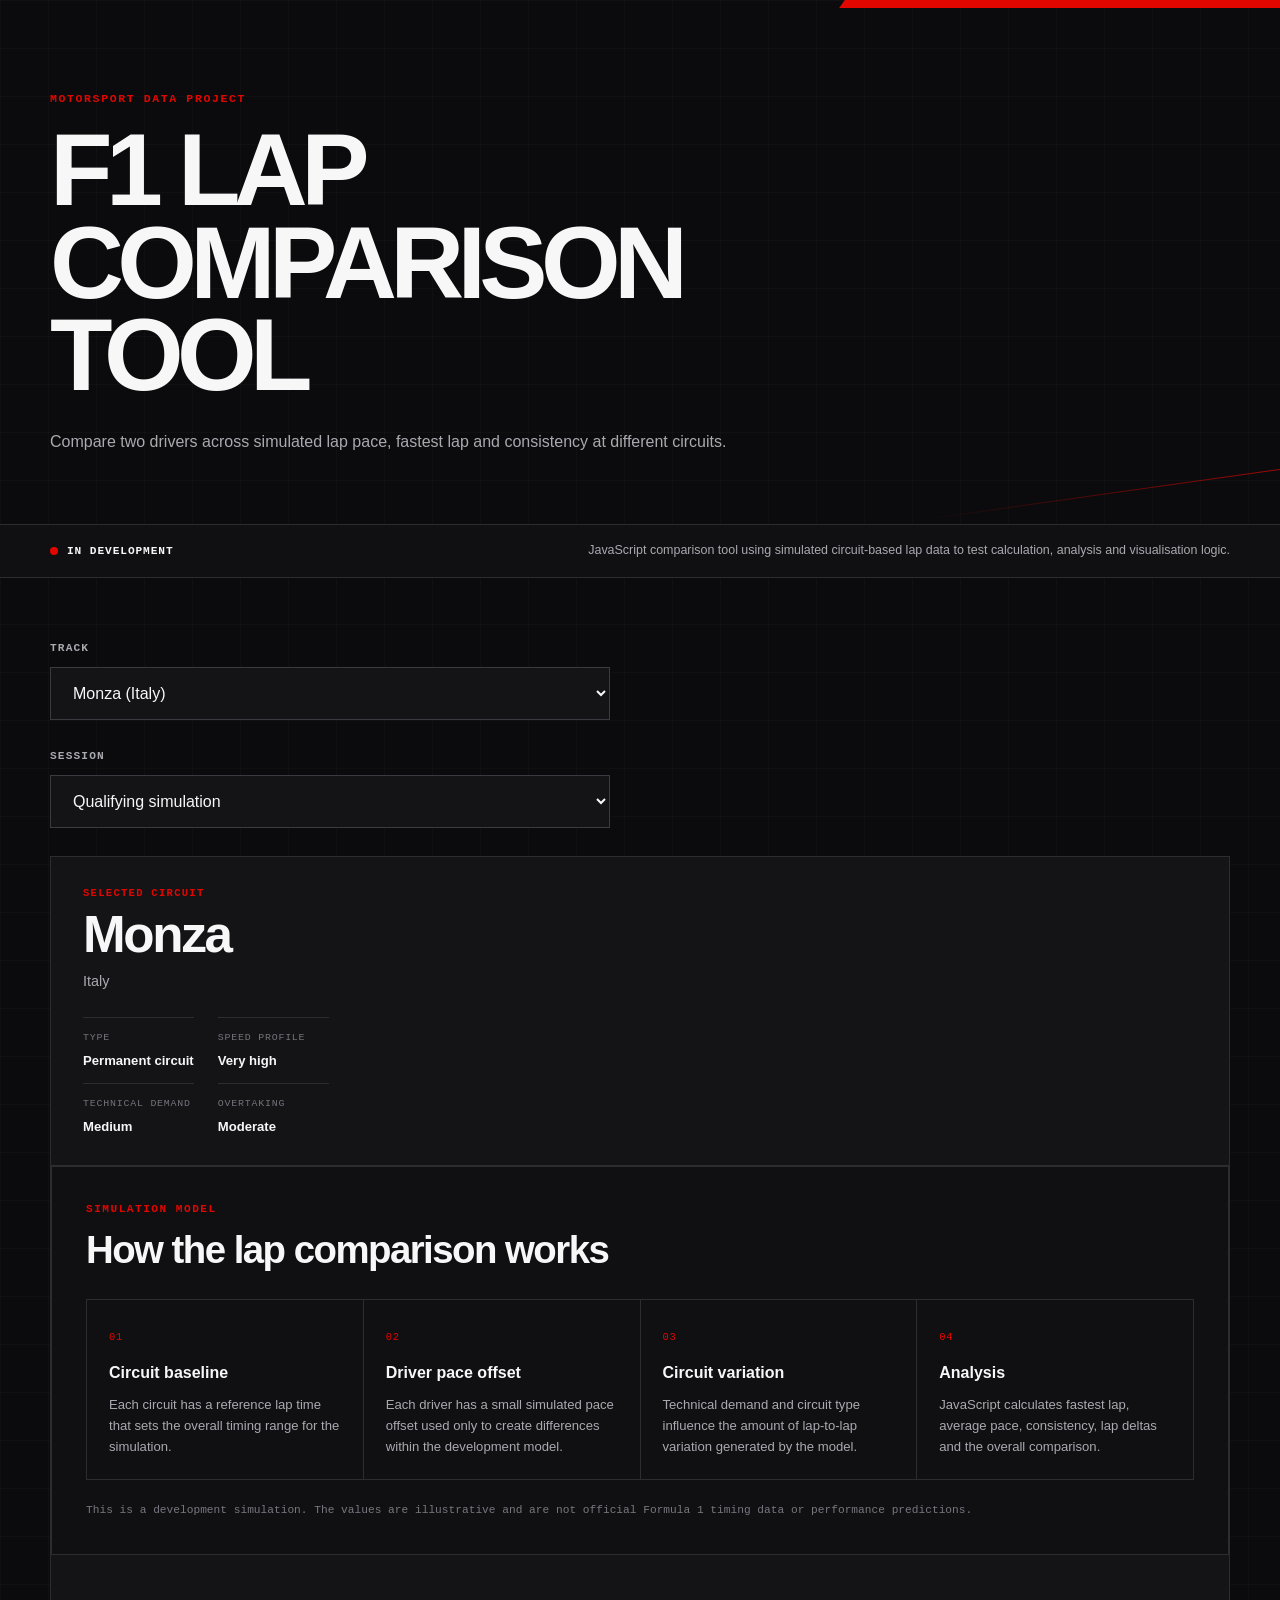
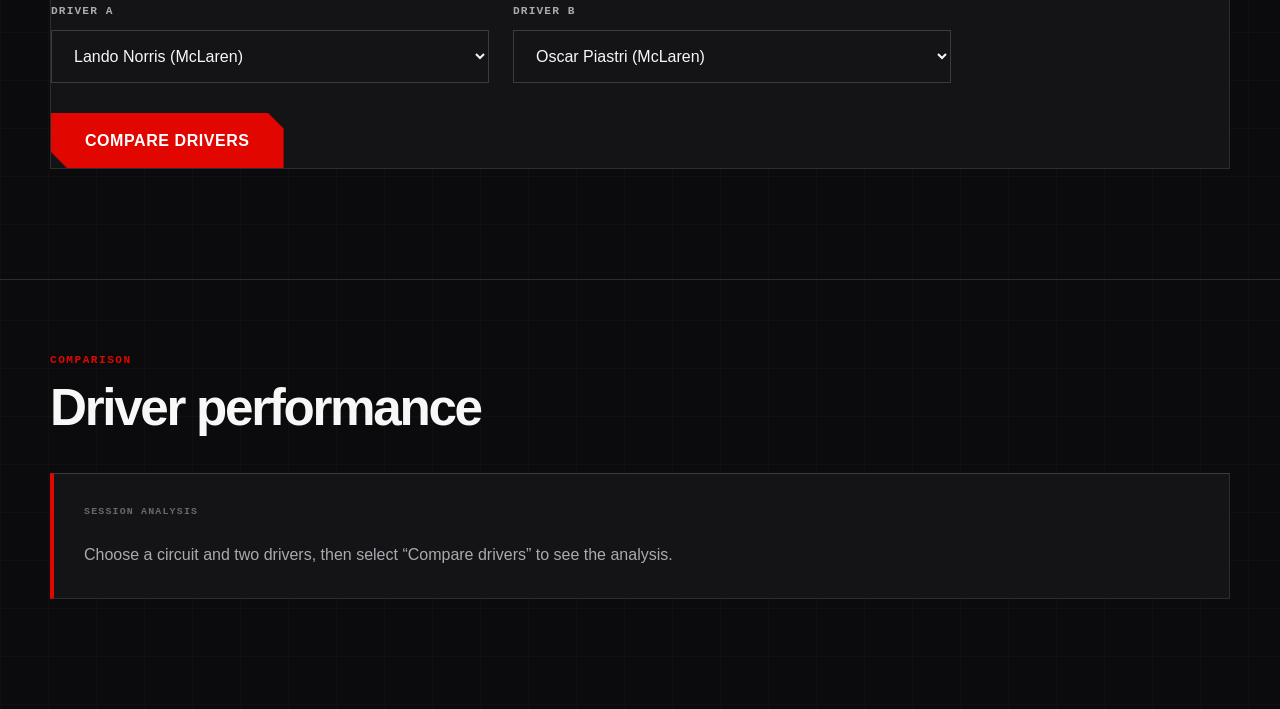
<file: f1-lap-comparison/index.html>
<!DOCTYPE html>
<html lang="en">

<head>
  <meta charset="UTF-8">

  <meta
    name="viewport"
    content="width=device-width, initial-scale=1.0"
  >

  <meta
    name="description"
    content="An interactive Formula 1 lap comparison tool built by Prinel Pillay using HTML, CSS and JavaScript."
  >

  <title>
    F1 Lap Comparison Tool | Prinel Pillay
  </title>

  <link
    rel="stylesheet"
    href="css/styles.css"
  >
</head>


<body>

  <!-- ======================================================
       PROJECT HEADER
  ======================================================= -->

  <header class="site-header">

    <div class="container">

      <p class="eyebrow">
        Motorsport Data Project
      </p>

      <h1>
        F1 Lap Comparison Tool
      </h1>

      <p class="intro">
        Compare two drivers across simulated lap pace,
        fastest lap and consistency at different circuits.
      </p>

    </div>

  </header>


  <!-- ======================================================
       DEVELOPMENT STATUS
  ======================================================= -->

  <section
    class="project-status-bar"
    aria-label="Project development status"
  >

    <div class="container status-bar-content">

      <div>

        <span
          class="status-indicator"
          aria-hidden="true"
        ></span>

        <strong>
          In development
        </strong>

      </div>

      <p>
        JavaScript comparison tool using simulated circuit-based
        lap data to test calculation, analysis and visualisation logic.
      </p>

    </div>

  </section>


  <main>

    <!-- ====================================================
         COMPARISON CONTROLS
    ===================================================== -->

    <section class="comparison-controls">

      <div class="container">


        <!-- ================================================
             TRACK SELECTOR
        ================================================= -->

        <div class="track-control">

          <label for="track">
            Track
          </label>

          <select id="track">

            <option value="monza">
              Monza (Italy)
            </option>

            <option value="silverstone">
              Silverstone (United Kingdom)
            </option>

            <option value="spa">
              Spa-Francorchamps (Belgium)
            </option>

            <option value="suzuka">
              Suzuka (Japan)
            </option>

            <option value="monaco">
              Monaco (Monaco)
            </option>

          </select>

        </div>

        <div class="session-control">

  <label for="session">
    Session
  </label>

  <select id="session">

    <option value="qualifying">
      Qualifying simulation
    </option>

    <option value="race">
      Race pace simulation
    </option>

    <option value="practice">
      Practice simulation
    </option>

  </select>

</div>


        <!-- ================================================
             SELECTED CIRCUIT DISPLAY
        ================================================= -->

        <div class="track-display">

          <div class="track-map-panel">


            <!-- CIRCUIT INFORMATION -->

            <div class="track-map-header">

              <div>

                <p class="track-map-label">
                  Selected circuit
                </p>

                <h2 id="track-name">
                  Monza
                </h2>

                <p id="track-country">
                  Italy
                </p>
                <div class="track-characteristics">

  <div>
    <span>Type</span>
    <strong id="track-type">
      Permanent circuit
    </strong>
  </div>

  <div>
    <span>Speed profile</span>
    <strong id="track-speed">
      Very high
    </strong>
  </div>

  <div>
    <span>Technical demand</span>
    <strong id="track-technical">
      Medium
    </strong>
  </div>

  <div>
    <span>Overtaking</span>
    <strong id="track-overtaking">
      Moderate
    </strong>
  </div>

</div>            

          </div>

        </div>

        <section class="simulation-info">

  <div class="simulation-info-header">

    <p class="section-label">
      Simulation model
    </p>

    <h2>
      How the lap comparison works
    </h2>

  </div>


  <div class="simulation-info-grid">

    <div>
      <span>01</span>

      <h3>
        Circuit baseline
      </h3>

      <p>
        Each circuit has a reference lap time that sets the
        overall timing range for the simulation.
      </p>
    </div>


    <div>
      <span>02</span>

      <h3>
        Driver pace offset
      </h3>

      <p>
        Each driver has a small simulated pace offset used only
        to create differences within the development model.
      </p>
    </div>


    <div>
      <span>03</span>

      <h3>
        Circuit variation
      </h3>

      <p>
        Technical demand and circuit type influence the amount
        of lap-to-lap variation generated by the model.
      </p>
    </div>


    <div>
      <span>04</span>

      <h3>
        Analysis
      </h3>

      <p>
        JavaScript calculates fastest lap, average pace,
        consistency, lap deltas and the overall comparison.
      </p>
    </div>

  </div>


  <p class="simulation-disclaimer">
    This is a development simulation. The values are illustrative
    and are not official Formula 1 timing data or performance predictions.
  </p>

</section>


        <!-- ================================================
             DRIVER SELECTION
        ================================================= -->

        <div class="control-group">


          <!-- DRIVER A -->

          <div>

            <label for="driver-a">
              Driver A
            </label>

            <select id="driver-a">

              <option value="NOR">
                Lando Norris (McLaren)
              </option>

              <option value="PIA">
                Oscar Piastri (McLaren)
              </option>

              <option value="RUS">
                George Russell (Mercedes)
              </option>

              <option value="ANT">
                Kimi Antonelli (Mercedes)
              </option>

              <option value="LEC">
                Charles Leclerc (Ferrari)
              </option>

              <option value="HAM">
                Lewis Hamilton (Ferrari)
              </option>

              <option value="VER">
                Max Verstappen (Red Bull Racing)
              </option>

              <option value="HAD">
                Isack Hadjar (Red Bull Racing)
              </option>

              <option value="LAW">
                Liam Lawson (Racing Bulls)
              </option>

              <option value="LIN">
                Arvid Lindblad (Racing Bulls)
              </option>

              <option value="GAS">
                Pierre Gasly (Alpine)
              </option>

              <option value="COL">
                Franco Colapinto (Alpine)
              </option>

              <option value="OCO">
                Esteban Ocon (Haas)
              </option>

              <option value="BEA">
                Oliver Bearman (Haas)
              </option>

              <option value="HUL">
                Nico Hulkenberg (Audi)
              </option>

              <option value="BOR">
                Gabriel Bortoleto (Audi)
              </option>

              <option value="SAI">
                Carlos Sainz (Williams)
              </option>

              <option value="ALB">
                Alexander Albon (Williams)
              </option>

              <option value="ALO">
                Fernando Alonso (Aston Martin)
              </option>

              <option value="STR">
                Lance Stroll (Aston Martin)
              </option>

              <option value="PER">
                Sergio Perez (Cadillac)
              </option>

              <option value="BOT">
                Valtteri Bottas (Cadillac)
              </option>

            </select>

          </div>


          <!-- DRIVER B -->

          <div>

            <label for="driver-b">
              Driver B
            </label>

            <select id="driver-b">

              <option value="PIA">
                Oscar Piastri (McLaren)
              </option>

              <option value="NOR">
                Lando Norris (McLaren)
              </option>

              <option value="RUS">
                George Russell (Mercedes)
              </option>

              <option value="ANT">
                Kimi Antonelli (Mercedes)
              </option>

              <option value="LEC">
                Charles Leclerc (Ferrari)
              </option>

              <option value="HAM">
                Lewis Hamilton (Ferrari)
              </option>

              <option value="VER">
                Max Verstappen (Red Bull Racing)
              </option>

              <option value="HAD">
                Isack Hadjar (Red Bull Racing)
              </option>

              <option value="LAW">
                Liam Lawson (Racing Bulls)
              </option>

              <option value="LIN">
                Arvid Lindblad (Racing Bulls)
              </option>

              <option value="GAS">
                Pierre Gasly (Alpine)
              </option>

              <option value="COL">
                Franco Colapinto (Alpine)
              </option>

              <option value="OCO">
                Esteban Ocon (Haas)
              </option>

              <option value="BEA">
                Oliver Bearman (Haas)
              </option>

              <option value="HUL">
                Nico Hulkenberg (Audi)
              </option>

              <option value="BOR">
                Gabriel Bortoleto (Audi)
              </option>

              <option value="SAI">
                Carlos Sainz (Williams)
              </option>

              <option value="ALB">
                Alexander Albon (Williams)
              </option>

              <option value="ALO">
                Fernando Alonso (Aston Martin)
              </option>

              <option value="STR">
                Lance Stroll (Aston Martin)
              </option>

              <option value="PER">
                Sergio Perez (Cadillac)
              </option>

              <option value="BOT">
                Valtteri Bottas (Cadillac)
              </option>

            </select>

          </div>

        </div>


        <!-- ================================================
             COMPARE BUTTON
        ================================================= -->

        <button
          id="compare-button"
          type="button"
        >
          Compare drivers
        </button>

      </div>

    </section>


    <!-- ====================================================
         COMPARISON RESULTS
    ===================================================== -->

    <section class="comparison-results">

      <div class="container">

        <p class="section-label">
          Comparison
        </p>

        <h2>
          Driver performance
        </h2>


        <div id="results">

          <p>
            Choose a circuit and two drivers, then select
            “Compare drivers” to see the analysis.
          </p>

        </div>

      </div>

    </section>

  </main>


  <!-- ======================================================
       JAVASCRIPT
  ======================================================= -->

  <script src="js/app.js"></script>

</body>

</html>
</file>
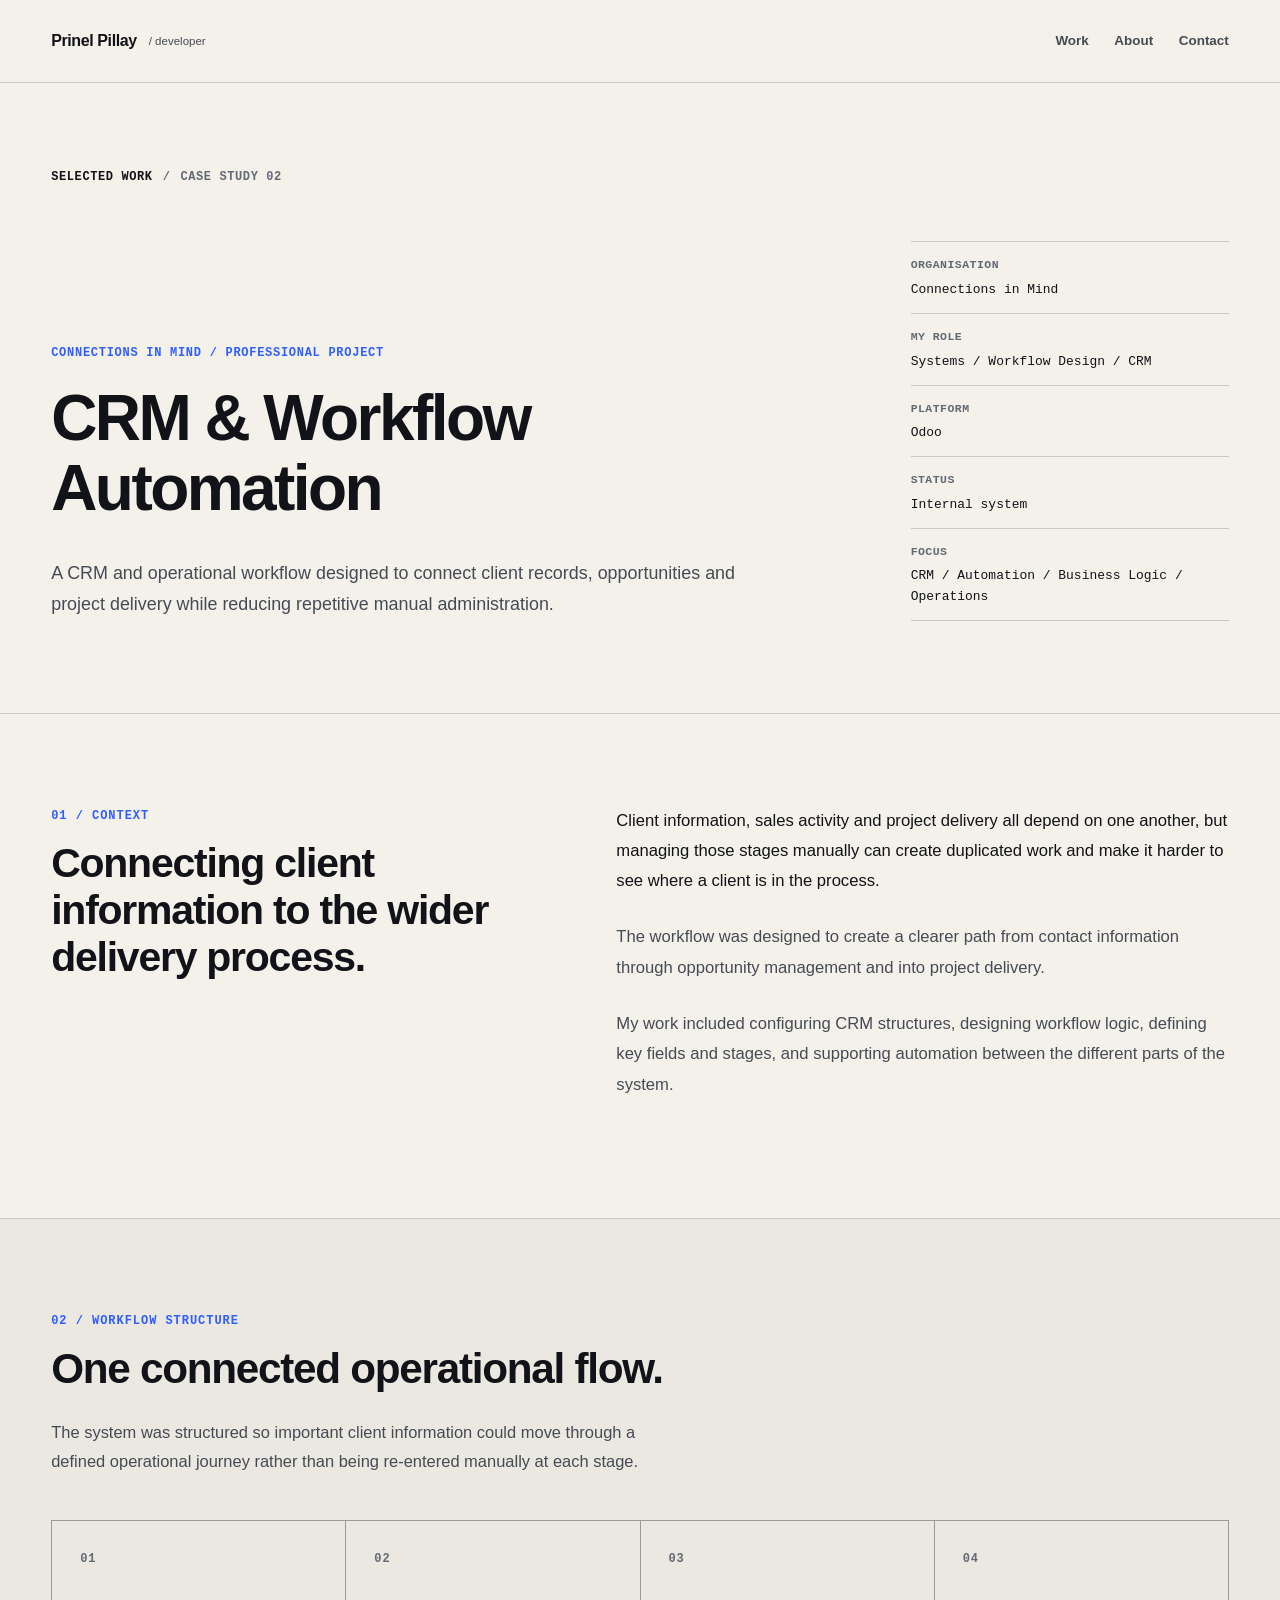
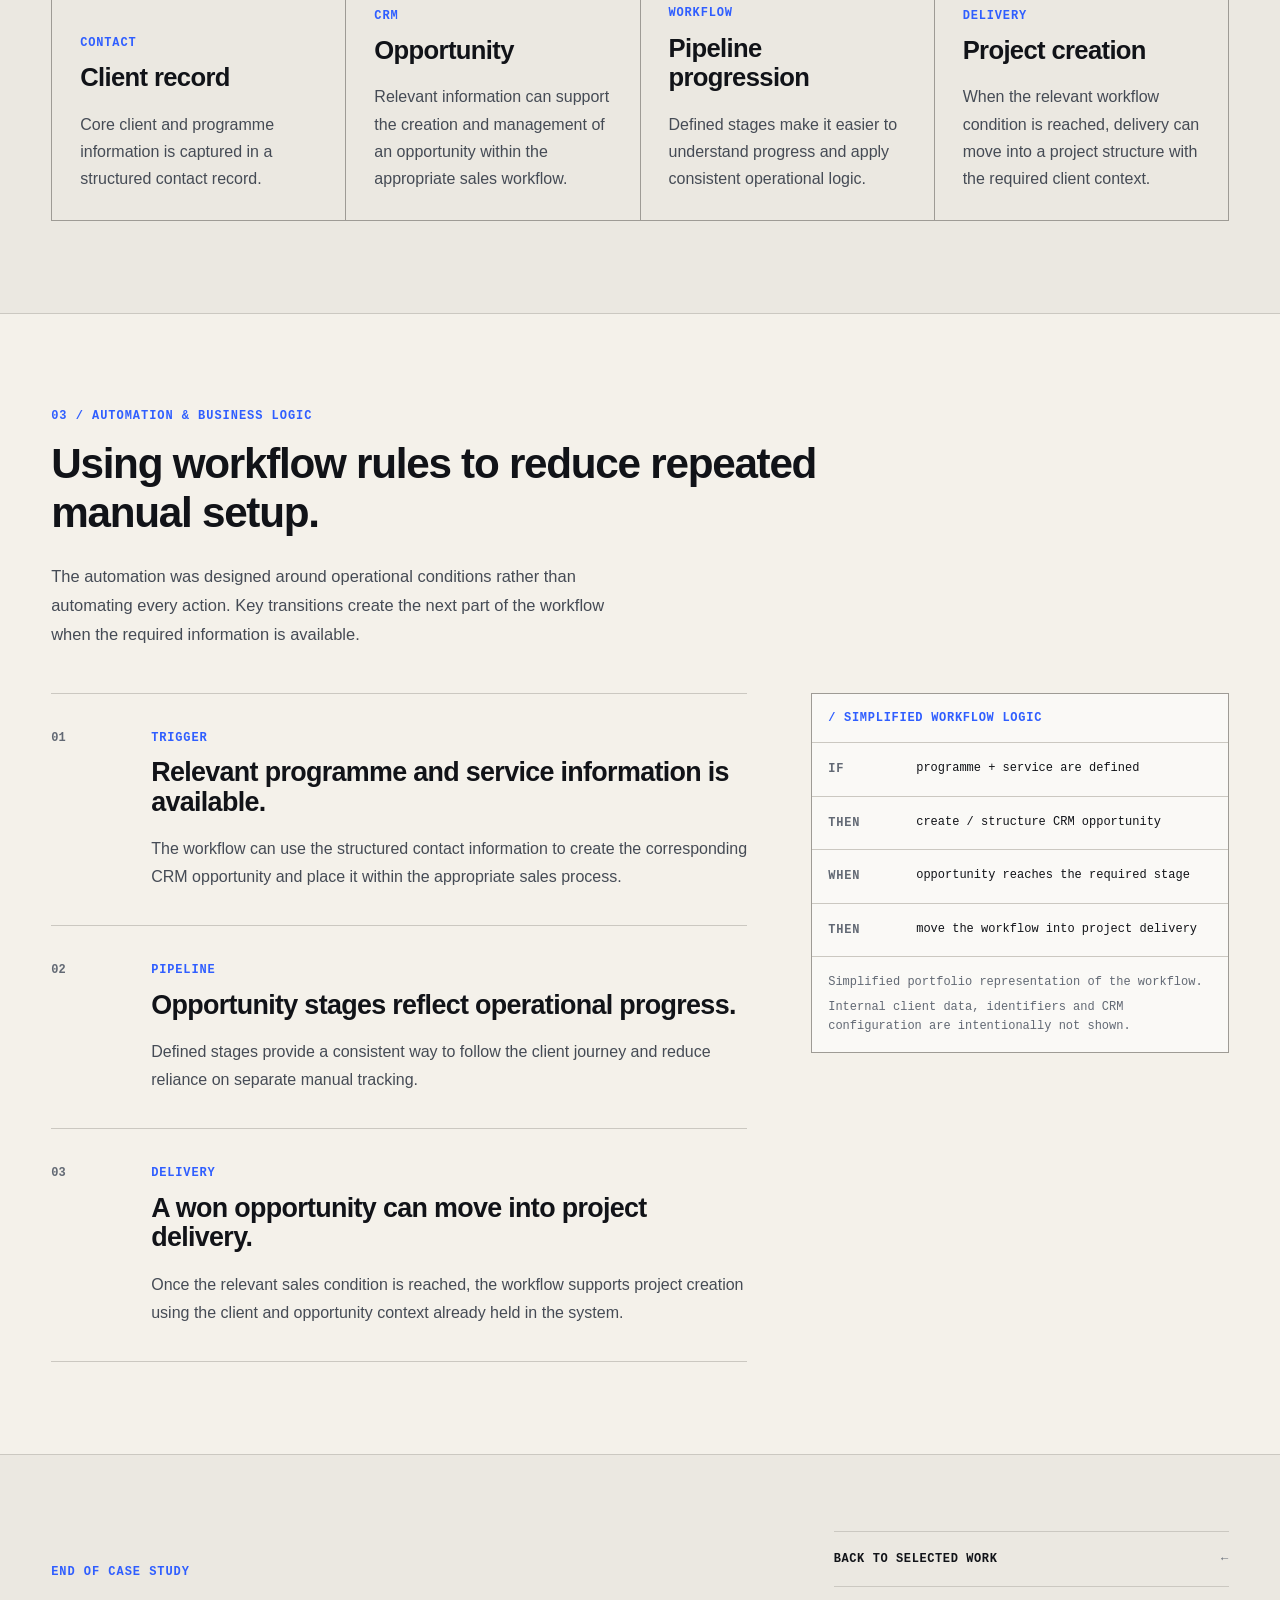
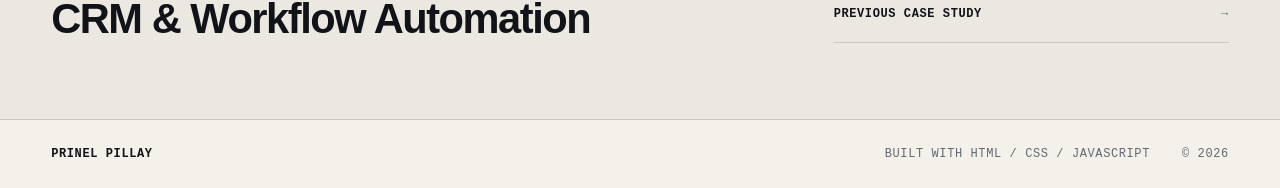
<file: projects/crm-workflow-automation.html>
<!DOCTYPE html>
<html lang="en">
<head>
  <meta charset="UTF-8">

  <meta
    name="viewport"
    content="width=device-width, initial-scale=1.0"
  >

  <meta
    name="description"
    content="Case study of a CRM and workflow automation system implemented by Prinel Pillay for Connections in Mind."
  >

  <title>
    CRM & Workflow Automation | Prinel Pillay
  </title>

  <link rel="stylesheet" href="../css/styles.css">
</head>

<body>

  <a class="skip-link" href="#main-content">
    Skip to content
  </a>

  <header class="site-header">
    <div class="container nav-container">

      <a
        class="logo"
        href="../index.html"
        aria-label="Prinel Pillay portfolio home"
      >
        <span class="logo-name">Prinel Pillay</span>
        <span class="logo-role">/ developer</span>
      </a>

      <nav class="main-nav" aria-label="Case study navigation">
        <a href="../index.html#selected-work">Work</a>
        <a href="../index.html#about">About</a>
        <a href="../index.html#contact">Contact</a>
      </nav>

    </div>
  </header>

  <main id="main-content">

    <section class="case-hero">
  <div class="container">

    <div class="case-breadcrumb">
      <a href="../index.html#selected-work">Selected work</a>
      <span>/</span>
      <span>Case study 02</span>
    </div>

    <div class="case-hero-grid">

      <div class="case-hero-main">

        <p class="case-kicker">
          Connections in Mind / Professional project
        </p>

        <h1>
          CRM & Workflow
          Automation
        </h1>

        <p class="case-summary">
          A CRM and operational workflow designed to connect client records,
          opportunities and project delivery while reducing repetitive
          manual administration.
        </p>

      </div>

      <dl class="case-overview">

        <div>
          <dt>Organisation</dt>
          <dd>Connections in Mind</dd>
        </div>

        <div>
          <dt>My role</dt>
          <dd>Systems / Workflow Design / CRM</dd>
        </div>

        <div>
          <dt>Platform</dt>
          <dd>Odoo</dd>
        </div>

        <div>
          <dt>Status</dt>
          <dd>Internal system</dd>
        </div>

        <div>
          <dt>Focus</dt>
          <dd>CRM / Automation / Business Logic / Operations</dd>
        </div>

      </dl>

    </div>

  </div>
</section>


<section class="case-context">
  <div class="container case-context-grid">

    <div>
      <p class="section-label">
        01 / Context
      </p>

      <h2>
        Connecting client information to the wider delivery process.
      </h2>
    </div>

    <div class="case-context-copy">

      <p>
        Client information, sales activity and project delivery all depend
        on one another, but managing those stages manually can create
        duplicated work and make it harder to see where a client is in
        the process.
      </p>

      <p>
        The workflow was designed to create a clearer path from contact
        information through opportunity management and into project delivery.
      </p>

      <p>
        My work included configuring CRM structures, designing workflow logic,
        defining key fields and stages, and supporting automation between the
        different parts of the system.
      </p>

    </div>

  </div>
</section>


<section class="crm-system">
  <div class="container">

    <div class="section-heading">

      <p class="section-label">
        02 / Workflow structure
      </p>

      <h2>
        One connected operational flow.
      </h2>

      <p class="section-intro">
        The system was structured so important client information could move
        through a defined operational journey rather than being re-entered
        manually at each stage.
      </p>

    </div>


    <div class="crm-flow">

      <article class="crm-step">

        <span class="crm-step-number">01</span>

        <div>
          <p class="crm-step-type">Contact</p>

          <h3>Client record</h3>

          <p>
            Core client and programme information is captured in a structured
            contact record.
          </p>
        </div>

      </article>


      <article class="crm-step">

        <span class="crm-step-number">02</span>

        <div>
          <p class="crm-step-type">CRM</p>

          <h3>Opportunity</h3>

          <p>
            Relevant information can support the creation and management of
            an opportunity within the appropriate sales workflow.
          </p>
        </div>

      </article>


      <article class="crm-step">

        <span class="crm-step-number">03</span>

        <div>
          <p class="crm-step-type">Workflow</p>

          <h3>Pipeline progression</h3>

          <p>
            Defined stages make it easier to understand progress and apply
            consistent operational logic.
          </p>
        </div>

      </article>


      <article class="crm-step">

        <span class="crm-step-number">04</span>

        <div>
          <p class="crm-step-type">Delivery</p>

          <h3>Project creation</h3>

          <p>
            When the relevant workflow condition is reached, delivery can
            move into a project structure with the required client context.
          </p>
        </div>

      </article>

    </div>

  </div>
</section>
<section class="crm-logic">
  <div class="container">

    <div class="section-heading">

      <p class="section-label">
        03 / Automation & business logic
      </p>

      <h2>
        Using workflow rules to reduce repeated manual setup.
      </h2>

      <p class="section-intro">
        The automation was designed around operational conditions rather
        than automating every action. Key transitions create the next
        part of the workflow when the required information is available.
      </p>

    </div>


    <div class="crm-logic-grid">

      <div class="crm-rules">

        <article class="crm-rule">

          <span class="crm-rule-number">01</span>

          <div>
            <p class="crm-rule-label">Trigger</p>

            <h3>
              Relevant programme and service information is available.
            </h3>

            <p>
              The workflow can use the structured contact information to
              create the corresponding CRM opportunity and place it within
              the appropriate sales process.
            </p>
          </div>

        </article>


        <article class="crm-rule">

          <span class="crm-rule-number">02</span>

          <div>
            <p class="crm-rule-label">Pipeline</p>

            <h3>
              Opportunity stages reflect operational progress.
            </h3>

            <p>
              Defined stages provide a consistent way to follow the client
              journey and reduce reliance on separate manual tracking.
            </p>
          </div>

        </article>


        <article class="crm-rule">

          <span class="crm-rule-number">03</span>

          <div>
            <p class="crm-rule-label">Delivery</p>

            <h3>
              A won opportunity can move into project delivery.
            </h3>

            <p>
              Once the relevant sales condition is reached, the workflow
              supports project creation using the client and opportunity
              context already held in the system.
            </p>
          </div>

        </article>

      </div>


      <aside class="crm-logic-panel">

        <p class="crm-panel-label">
          / simplified workflow logic
        </p>

        <div class="crm-logic-line">
          <span>IF</span>
          <p>programme + service are defined</p>
        </div>

        <div class="crm-logic-line">
          <span>THEN</span>
          <p>create / structure CRM opportunity</p>
        </div>

        <div class="crm-logic-line">
          <span>WHEN</span>
          <p>opportunity reaches the required stage</p>
        </div>

        <div class="crm-logic-line">
          <span>THEN</span>
          <p>move the workflow into project delivery</p>
        </div>

        <div class="crm-panel-note">
          <p>
            Simplified portfolio representation of the workflow.
          </p>

          <p>
            Internal client data, identifiers and CRM configuration are
            intentionally not shown.
          </p>
        </div>

      </aside>

    </div>

  </div>
</section>
<section class="case-next">
  <div class="container">

    <div class="case-next-grid">

      <div>
        <p class="section-label">
          End of case study
        </p>

        <h2>
          CRM & Workflow Automation
        </h2>
      </div>

      <div class="case-next-actions">

        <a
          class="case-next-link"
          href="../index.html#selected-work"
        >
          <span>Back to selected work</span>
          <span aria-hidden="true">←</span>
        </a>

        <a
          class="case-next-link"
          href="executive-function-assessment.html"
        >
          <span>Previous case study</span>
          <span aria-hidden="true">→</span>
        </a>

      </div>

    </div>

  </div>
</section>

  </main>

  <footer class="site-footer">
    <div class="container footer-grid">

      <p class="footer-name">
        Prinel Pillay
      </p>

      <p class="footer-build">
        Built with HTML / CSS / JavaScript
      </p>

      <p class="footer-year">
        © 2026
      </p>

    </div>
  </footer>

  <script src="../js/main.js"></script>

</body>
</html>
</file>
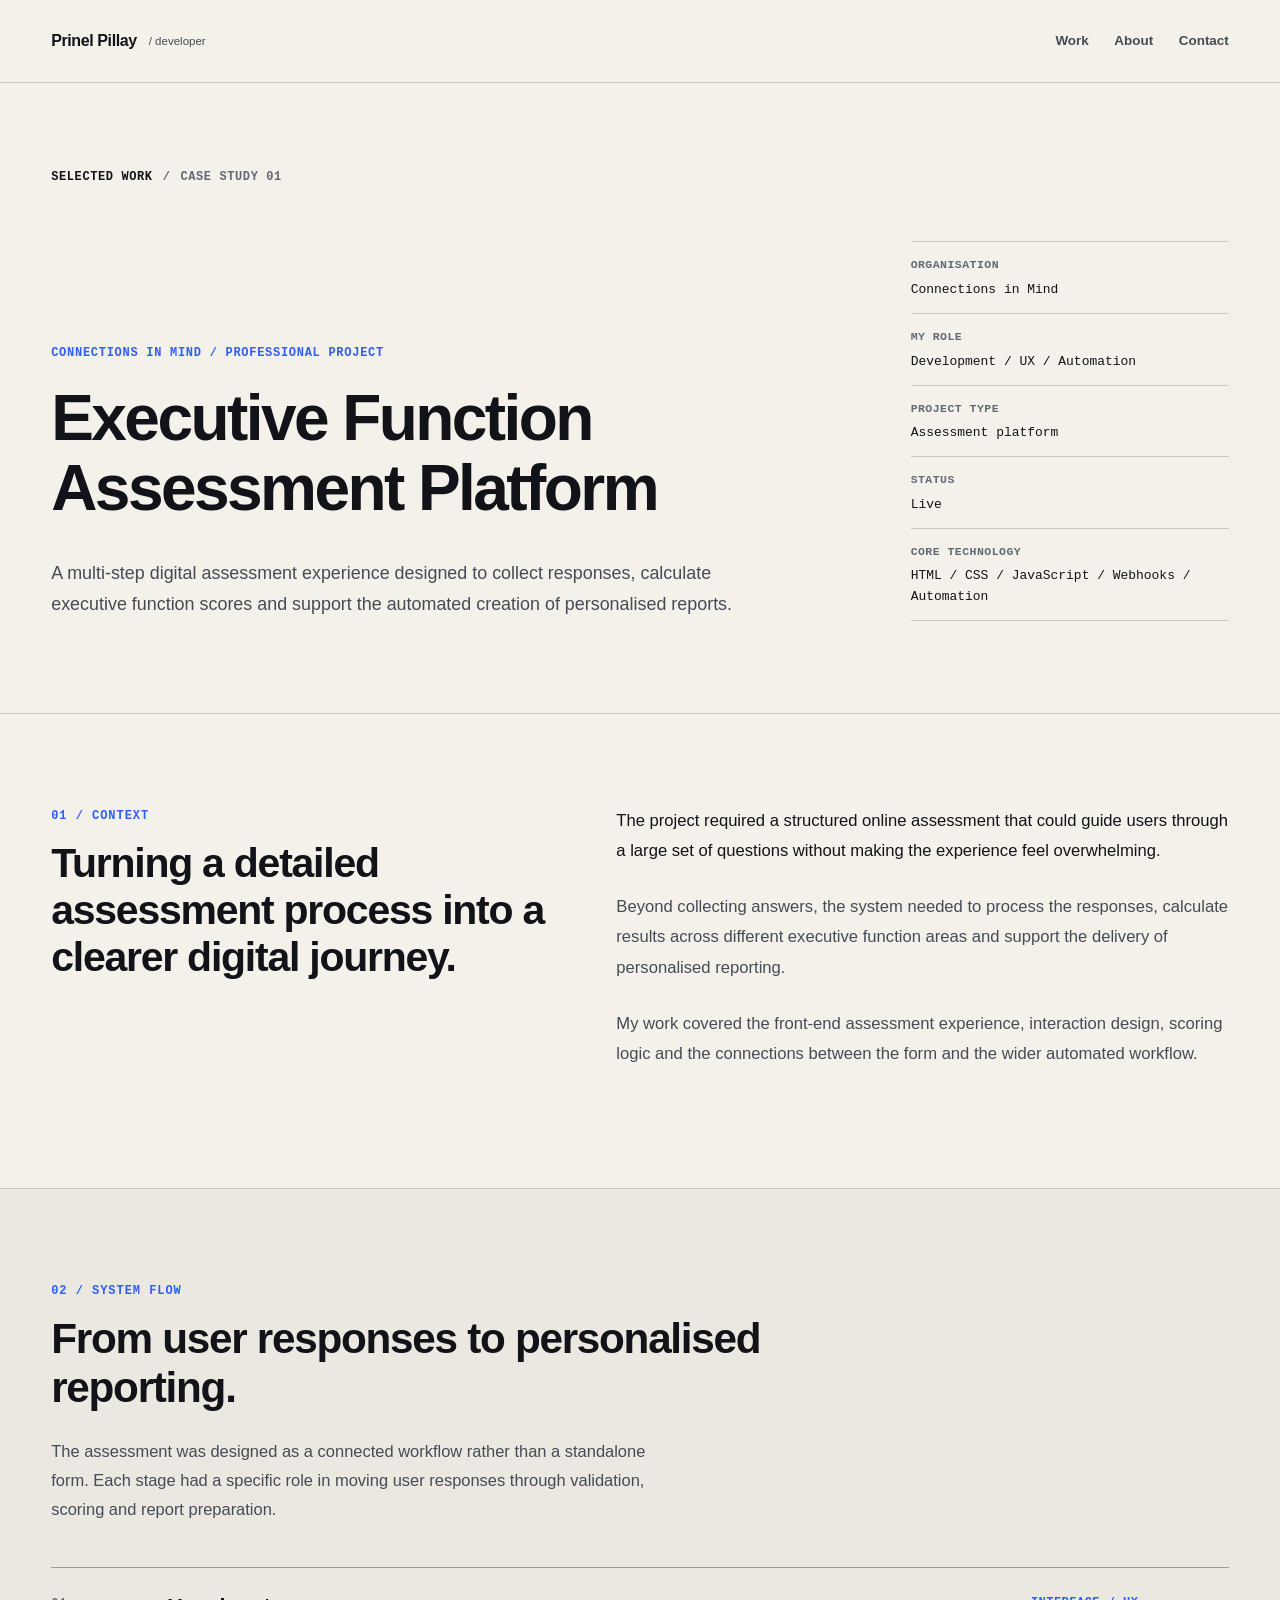
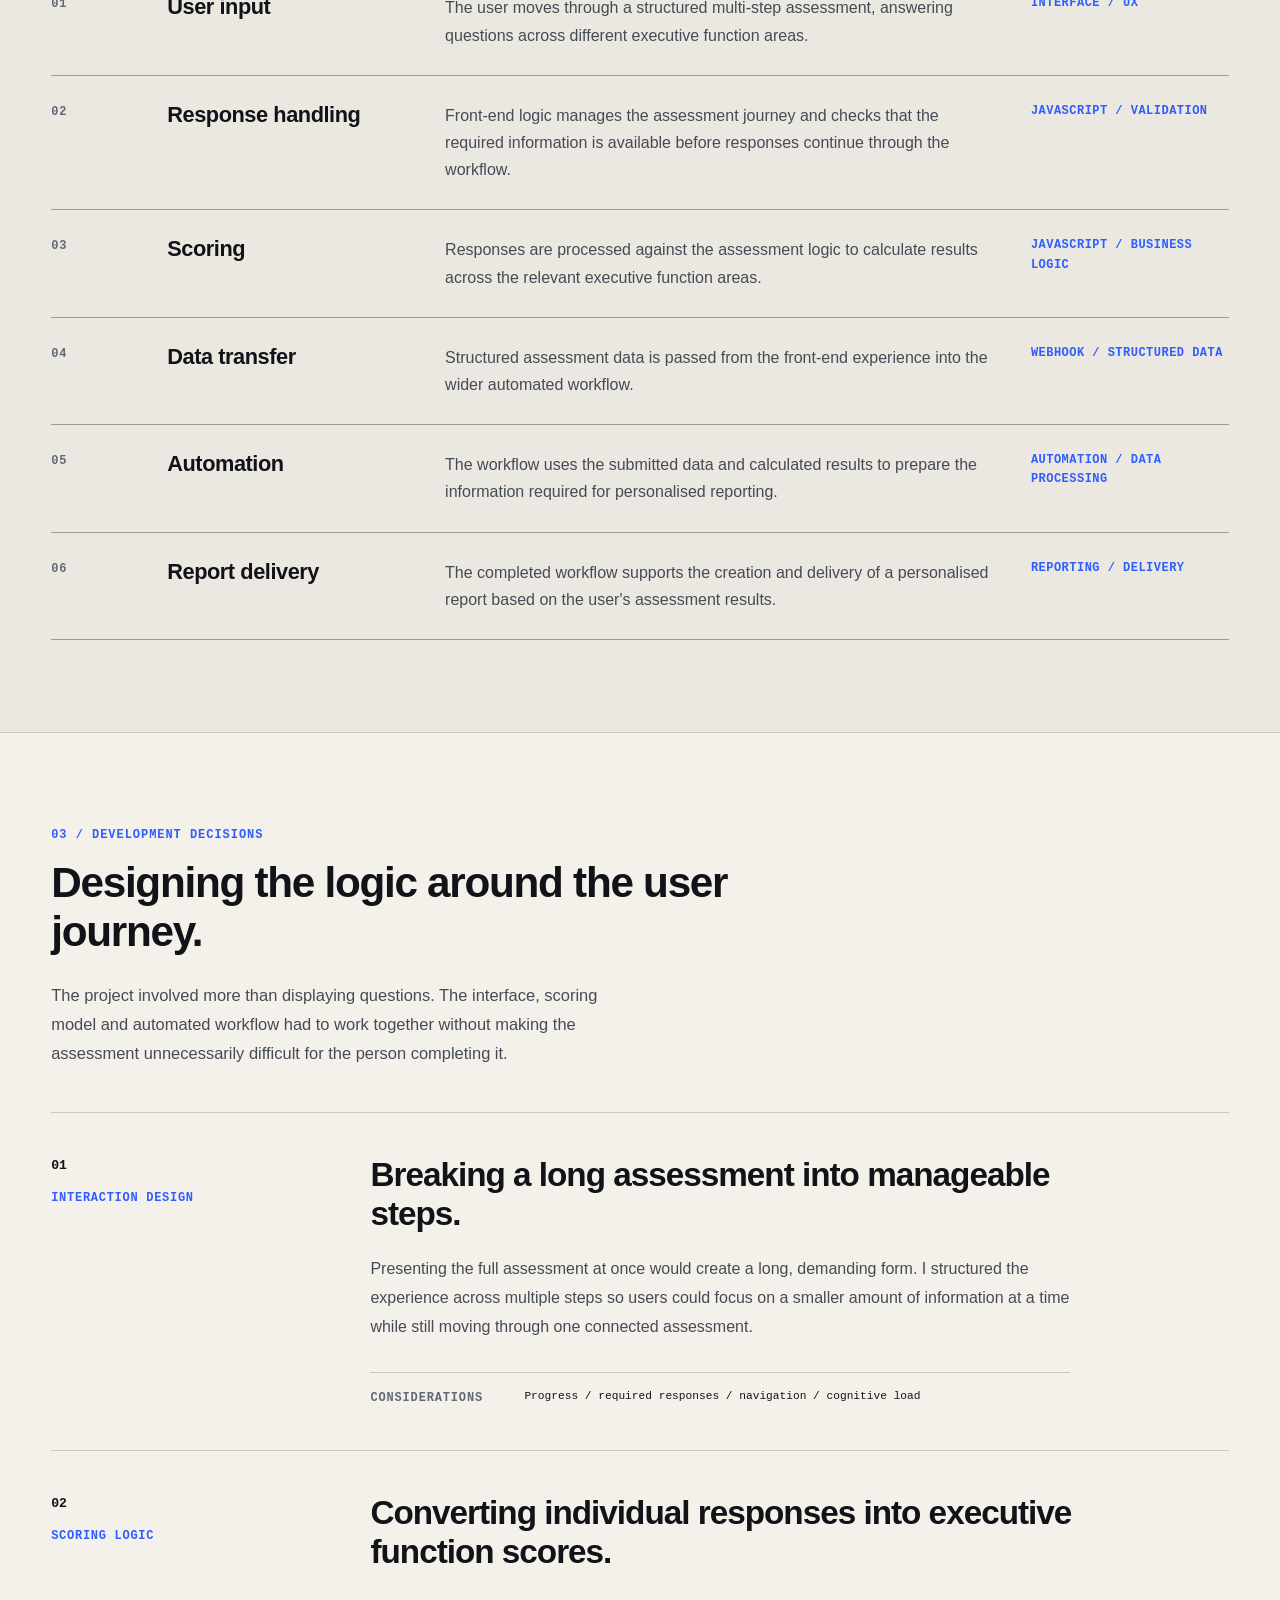
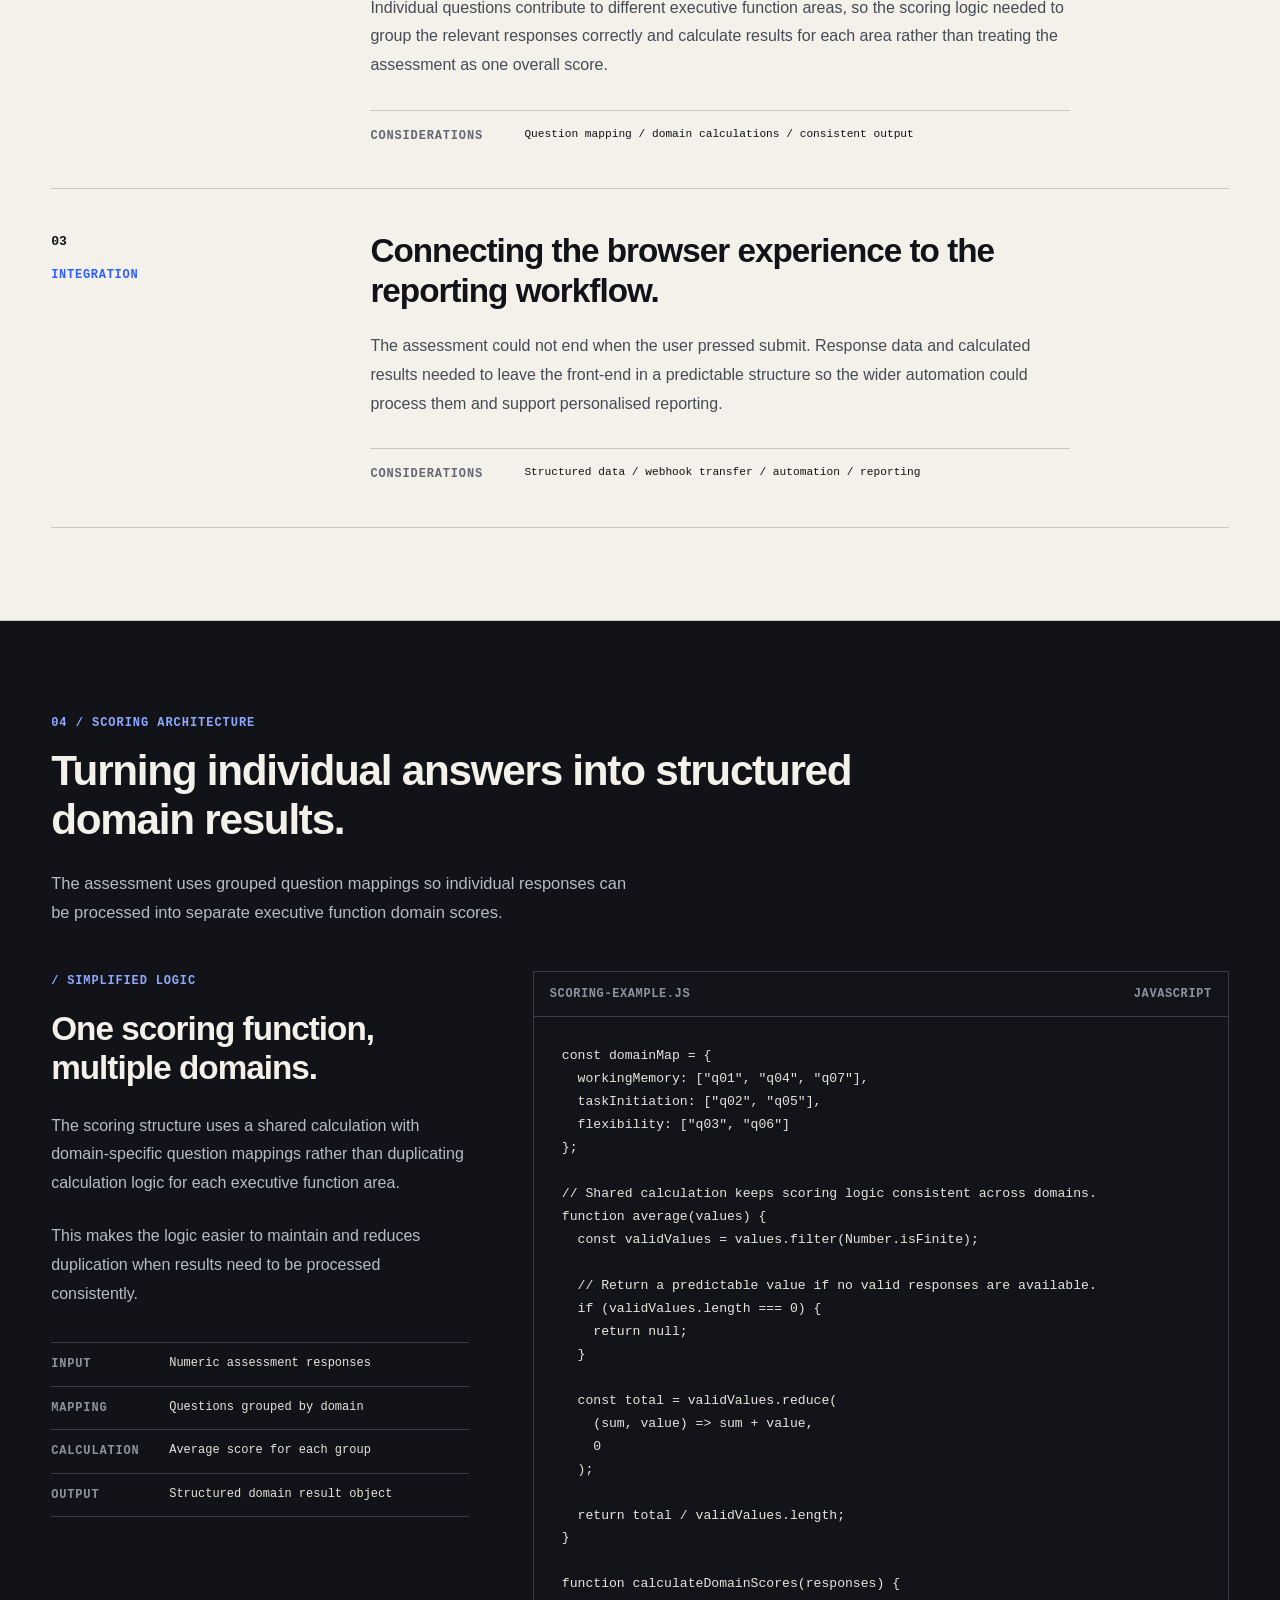
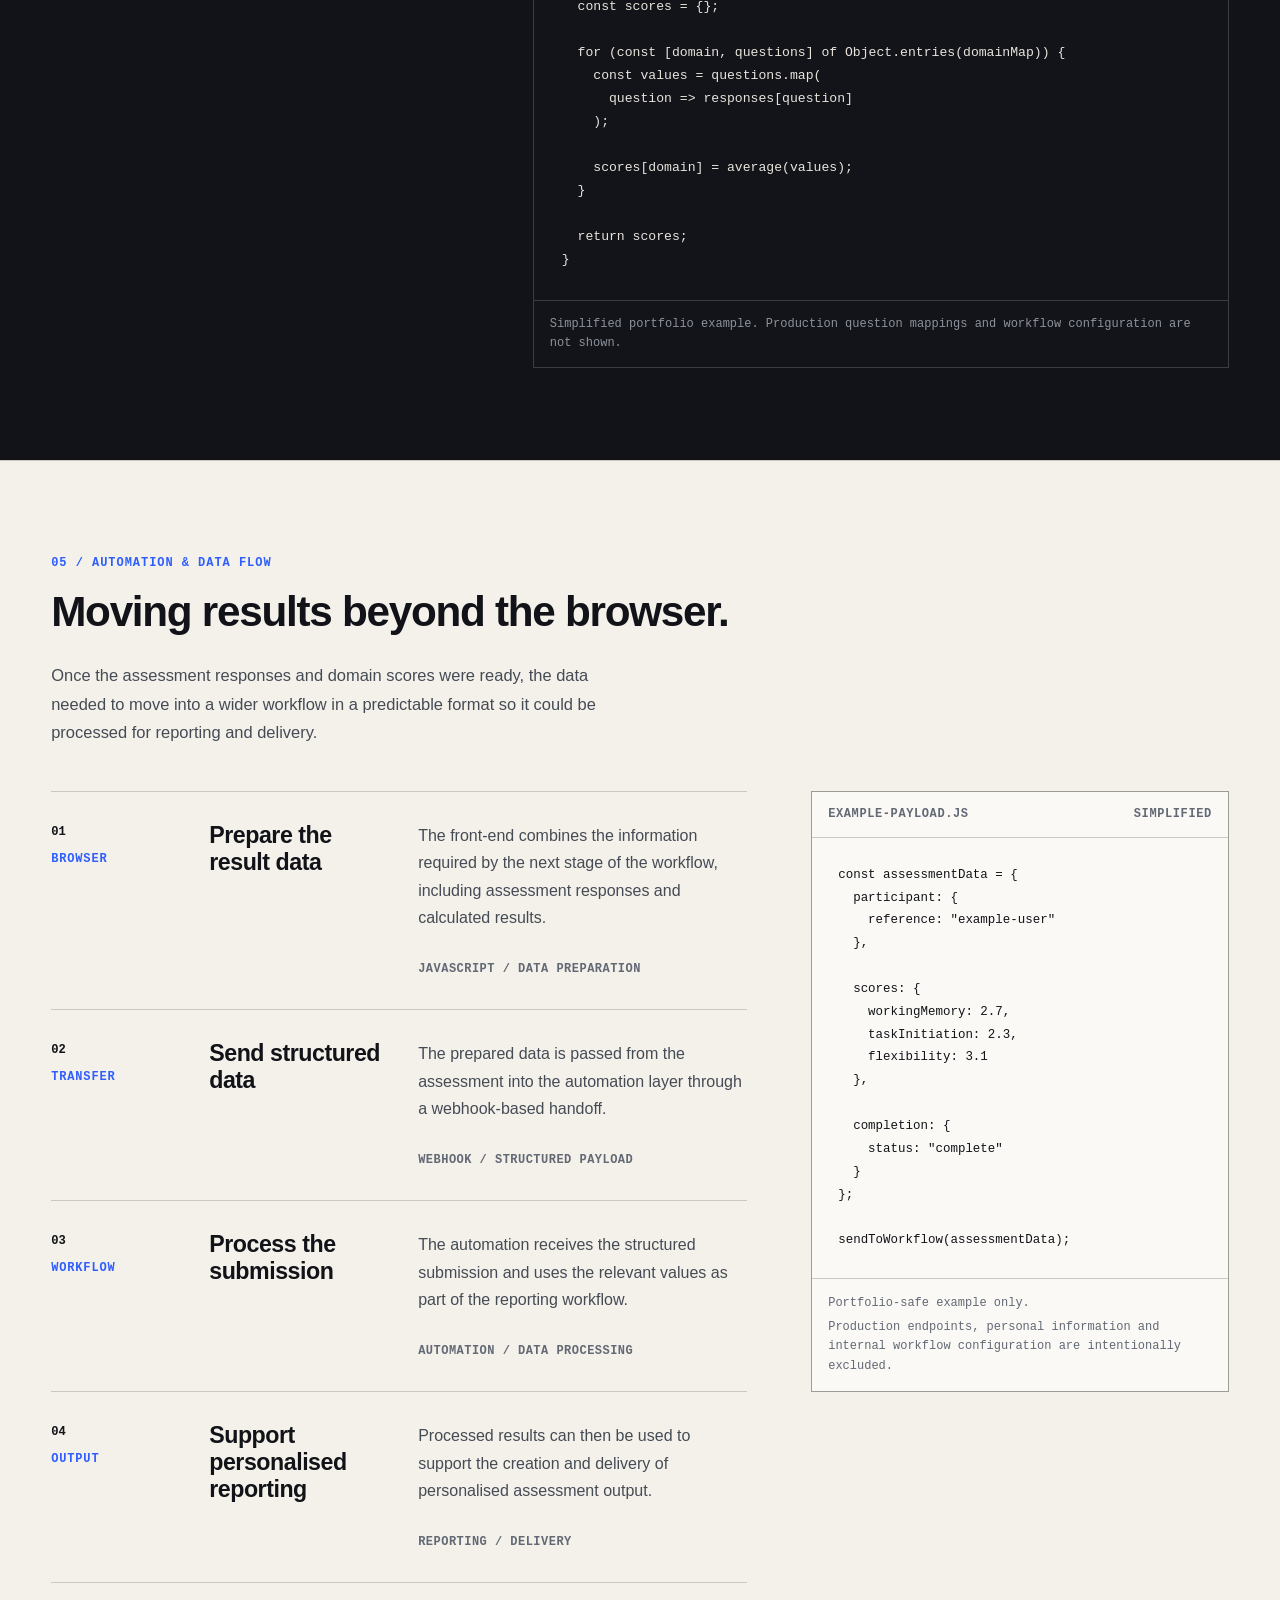
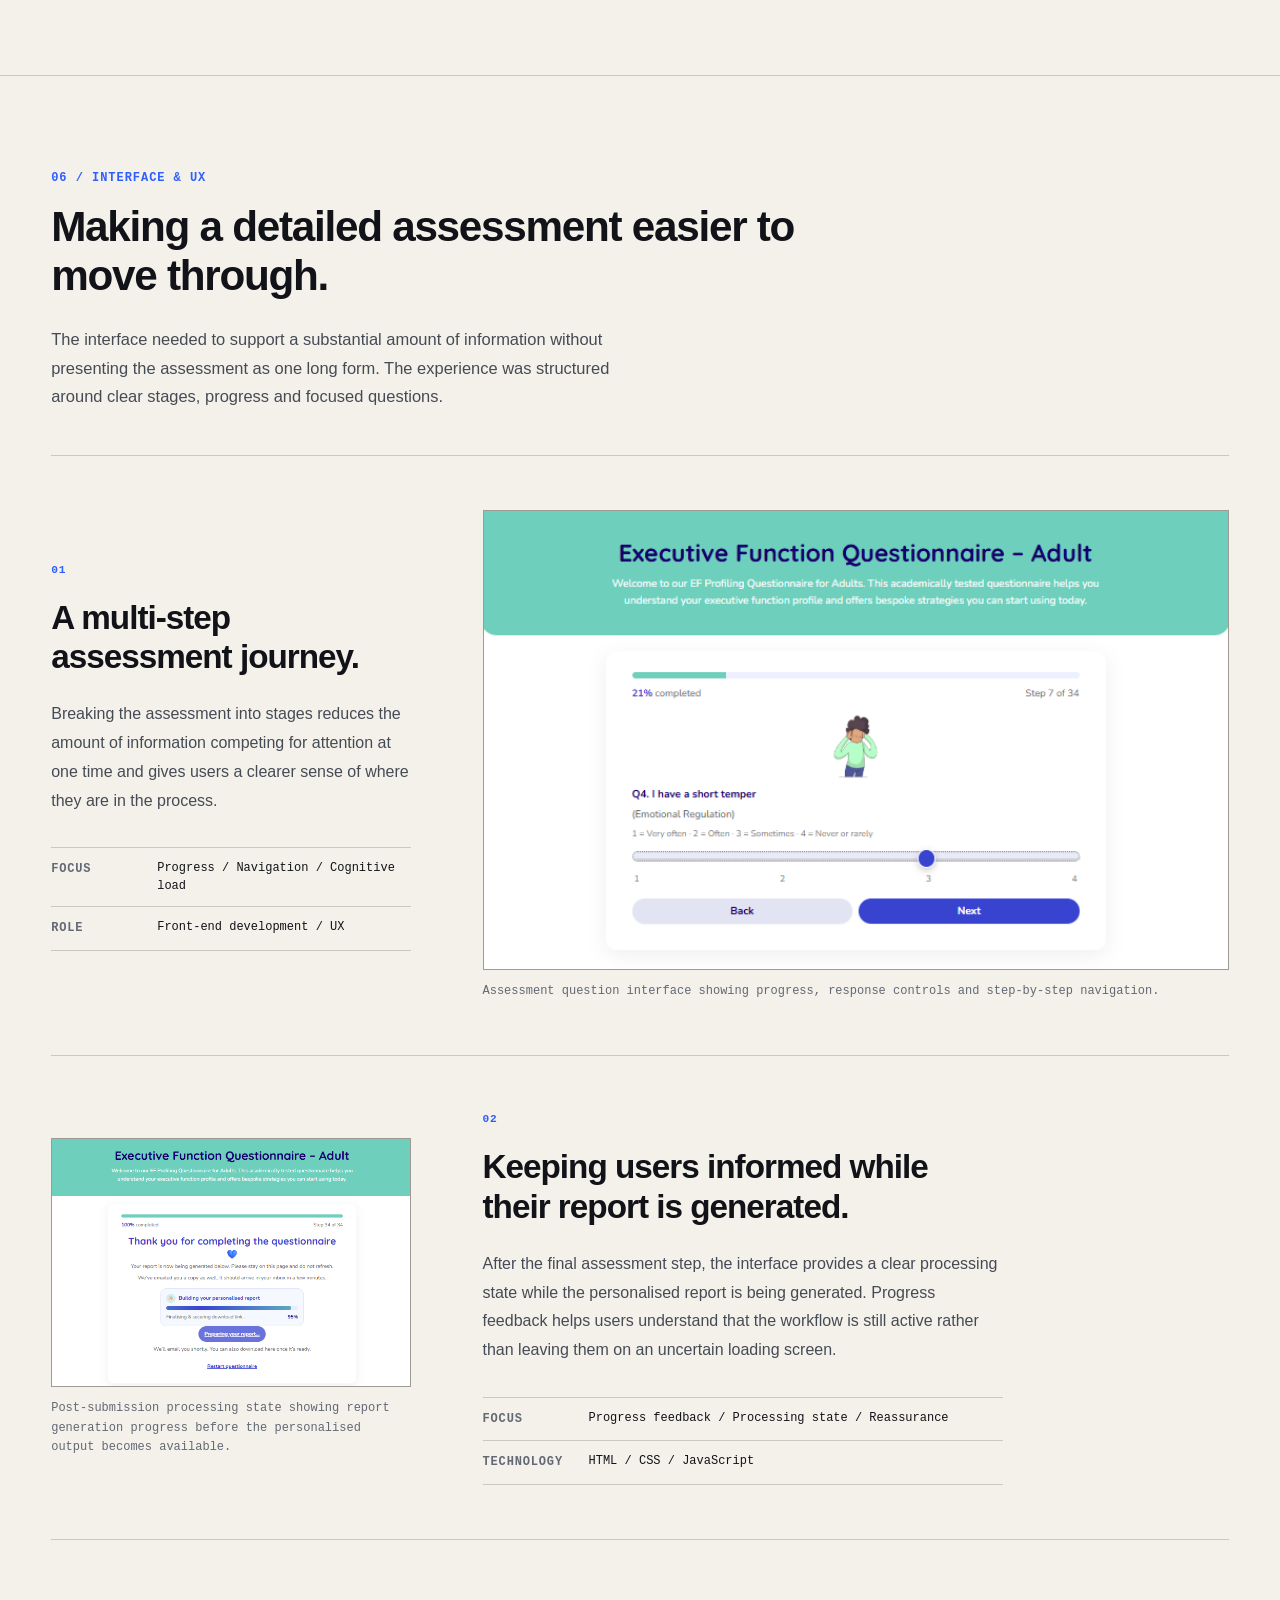
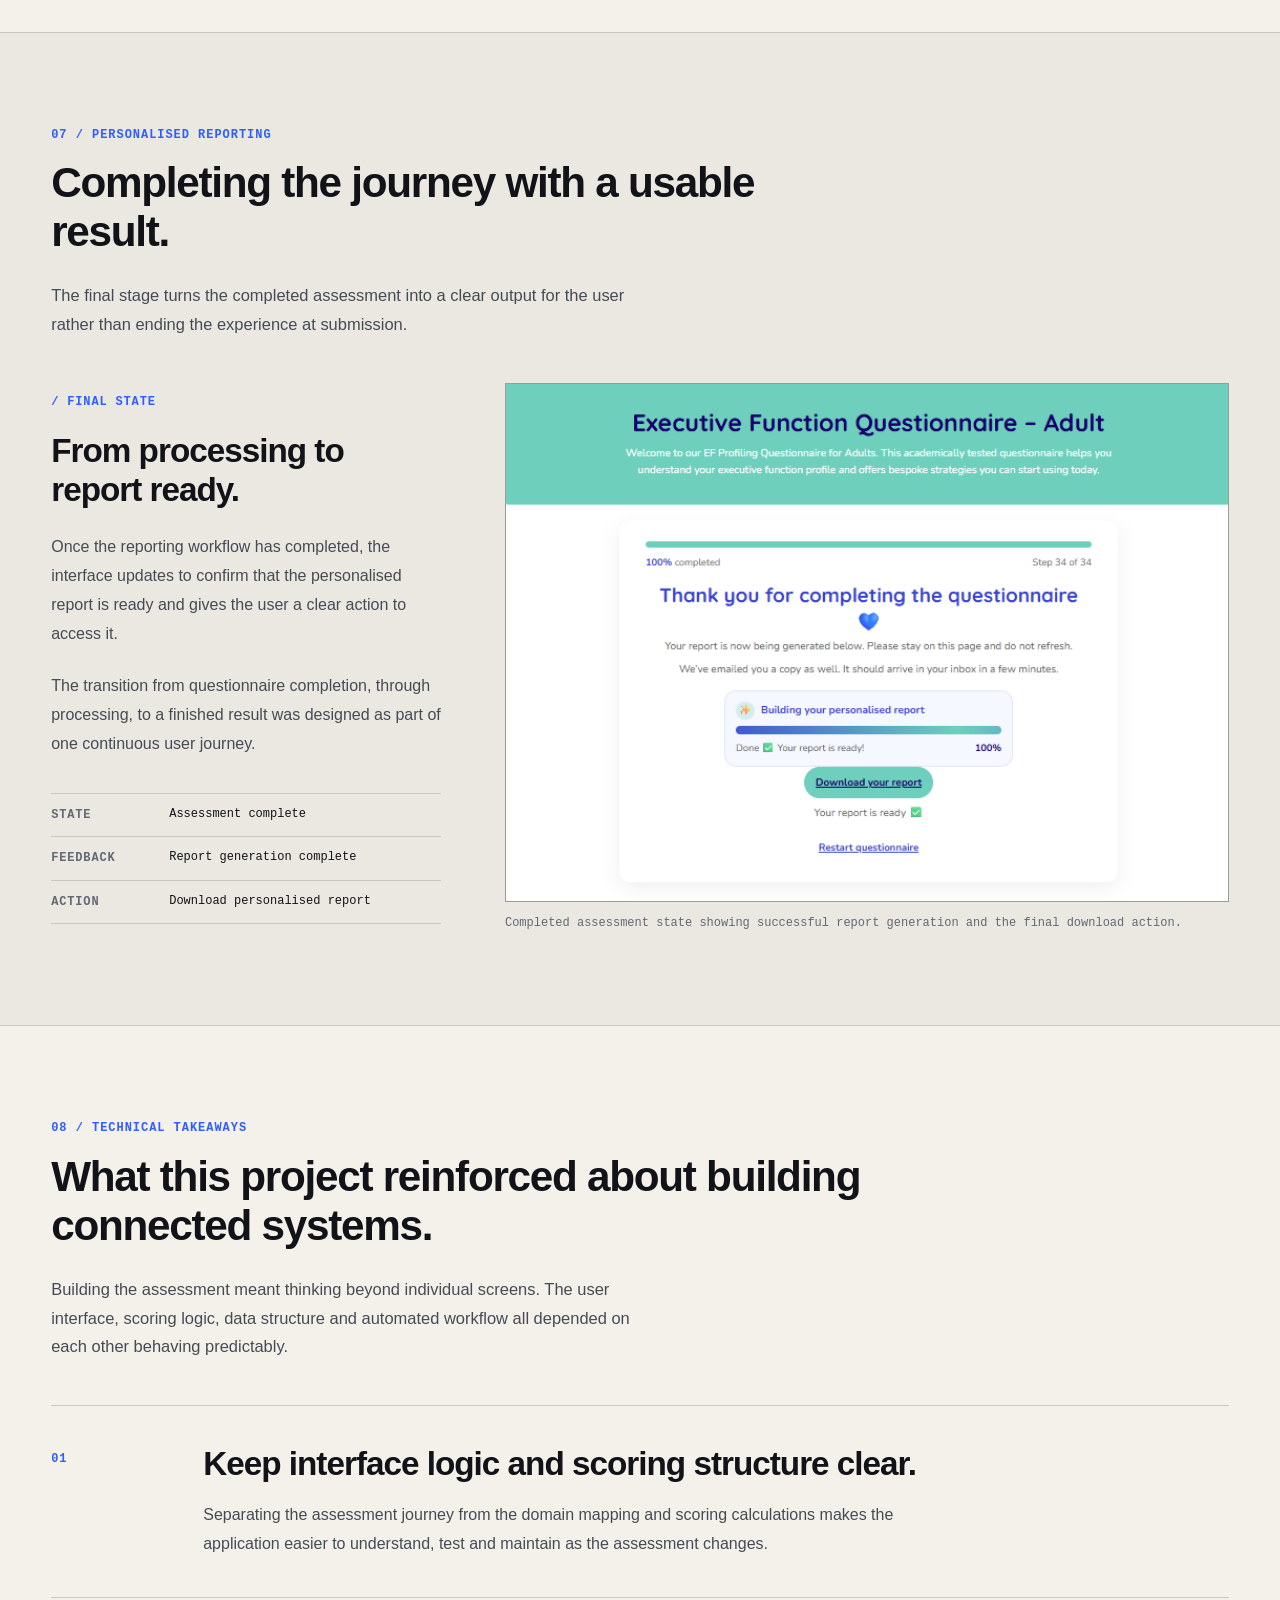
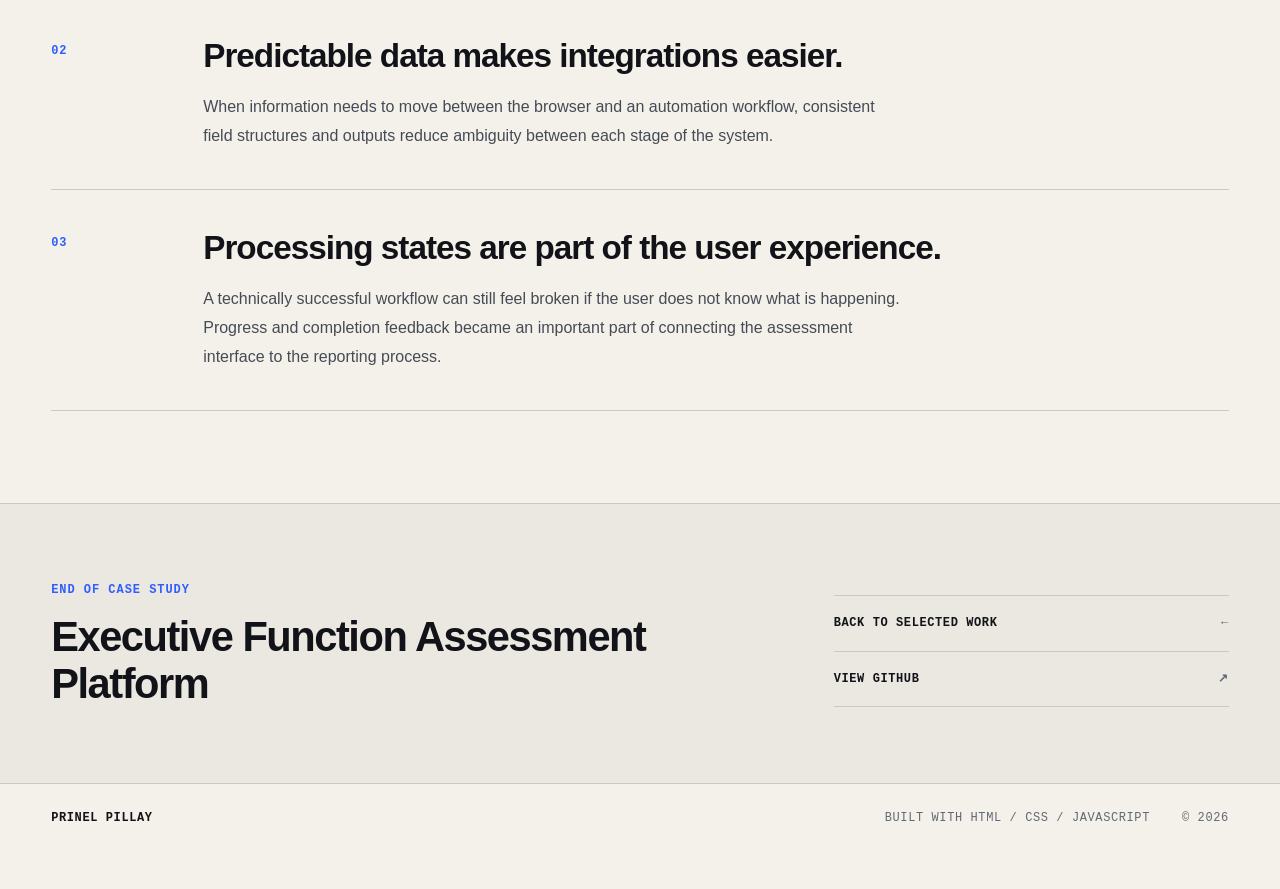
<file: projects/executive-function-assessment.html>
<!DOCTYPE html>
<html lang="en">
<head>
  <meta charset="UTF-8">

  <meta
    name="viewport"
    content="width=device-width, initial-scale=1.0"
  >

  <meta
    name="description"
    content="Case study of an Executive Function Assessment Platform designed and developed by Prinel Pillay for Connections in Mind."
  >

  <title>
    Executive Function Assessment Platform | Prinel Pillay
  </title>

  <link rel="stylesheet" href="../css/styles.css">
</head>

<body>

  <a class="skip-link" href="#main-content">
    Skip to content
  </a>

  <header class="site-header">
    <div class="container nav-container">

      <a
        class="logo"
        href="../index.html"
        aria-label="Prinel Pillay portfolio home"
      >
        <span class="logo-name">Prinel Pillay</span>
        <span class="logo-role">/ developer</span>
      </a>

      <nav class="main-nav" aria-label="Case study navigation">
        <a href="../index.html#selected-work">
          Work
        </a>

        <a href="../index.html#about">
          About
        </a>

        <a href="../index.html#contact">
          Contact
        </a>
      </nav>

    </div>
  </header>

  <main id="main-content">

    <section class="case-hero">
  <div class="container">

    <div class="case-breadcrumb">
      <a href="../index.html#selected-work">Selected work</a>
      <span>/</span>
      <span>Case study 01</span>
    </div>

    <div class="case-hero-grid">

      <div class="case-hero-main">

        <p class="case-kicker">
          Connections in Mind / Professional project
        </p>

        <h1>
          Executive Function
          Assessment Platform
        </h1>

        <p class="case-summary">
          A multi-step digital assessment experience designed to collect
          responses, calculate executive function scores and support the
          automated creation of personalised reports.
        </p>

      </div>

      <dl class="case-overview">

        <div>
          <dt>Organisation</dt>
          <dd>Connections in Mind</dd>
        </div>

        <div>
          <dt>My role</dt>
          <dd>Development / UX / Automation</dd>
        </div>

        <div>
          <dt>Project type</dt>
          <dd>Assessment platform</dd>
        </div>

        <div>
          <dt>Status</dt>
          <dd>Live</dd>
        </div>

        <div>
          <dt>Core technology</dt>
          <dd>HTML / CSS / JavaScript / Webhooks / Automation</dd>
        </div>

      </dl>

    </div>

  </div>
</section>


<section class="case-context">
  <div class="container case-context-grid">

    <div>
      <p class="section-label">
        01 / Context
      </p>

      <h2>
        Turning a detailed assessment process into a clearer digital journey.
      </h2>
    </div>

    <div class="case-context-copy">

      <p>
        The project required a structured online assessment that could guide
        users through a large set of questions without making the experience
        feel overwhelming.
      </p>

      <p>
        Beyond collecting answers, the system needed to process the responses,
        calculate results across different executive function areas and
        support the delivery of personalised reporting.
      </p>

      <p>
        My work covered the front-end assessment experience, interaction
        design, scoring logic and the connections between the form and the
        wider automated workflow.
      </p>

    </div>

  </div>
</section>
<section class="case-flow">
  <div class="container">

    <div class="section-heading">
      <p class="section-label">02 / System flow</p>

      <h2>
        From user responses to personalised reporting.
      </h2>

      <p class="section-intro">
        The assessment was designed as a connected workflow rather than
        a standalone form. Each stage had a specific role in moving user
        responses through validation, scoring and report preparation.
      </p>
    </div>

    <ol class="flow-list">

      <li class="flow-item">

        <span class="flow-number">01</span>

        <h3>User input</h3>

        <p>
          The user moves through a structured multi-step assessment,
          answering questions across different executive function areas.
        </p>

        <span class="flow-tech">
          Interface / UX
        </span>

      </li>


      <li class="flow-item">

        <span class="flow-number">02</span>

        <h3>Response handling</h3>

        <p>
          Front-end logic manages the assessment journey and checks that
          the required information is available before responses continue
          through the workflow.
        </p>

        <span class="flow-tech">
          JavaScript / Validation
        </span>

      </li>


      <li class="flow-item">

        <span class="flow-number">03</span>

        <h3>Scoring</h3>

        <p>
          Responses are processed against the assessment logic to calculate
          results across the relevant executive function areas.
        </p>

        <span class="flow-tech">
          JavaScript / Business logic
        </span>

      </li>


      <li class="flow-item">

        <span class="flow-number">04</span>

        <h3>Data transfer</h3>

        <p>
          Structured assessment data is passed from the front-end experience
          into the wider automated workflow.
        </p>

        <span class="flow-tech">
          Webhook / Structured data
        </span>

      </li>


      <li class="flow-item">

        <span class="flow-number">05</span>

        <h3>Automation</h3>

        <p>
          The workflow uses the submitted data and calculated results to
          prepare the information required for personalised reporting.
        </p>

        <span class="flow-tech">
          Automation / Data processing
        </span>

      </li>


      <li class="flow-item">

        <span class="flow-number">06</span>

        <h3>Report delivery</h3>

        <p>
          The completed workflow supports the creation and delivery of a
          personalised report based on the user's assessment results.
        </p>

        <span class="flow-tech">
          Reporting / Delivery
        </span>

      </li>

    </ol>

  </div>
</section>
<section class="case-decisions">
  <div class="container">

    <div class="section-heading">

      <p class="section-label">
        03 / Development decisions
      </p>

      <h2>
        Designing the logic around the user journey.
      </h2>

      <p class="section-intro">
        The project involved more than displaying questions. The interface,
        scoring model and automated workflow had to work together without
        making the assessment unnecessarily difficult for the person
        completing it.
      </p>

    </div>


    <div class="decision-list">

      <article class="decision-item">

        <div class="decision-heading">
          <span class="decision-number">01</span>

          <p class="decision-type">
            Interaction design
          </p>
        </div>

        <div class="decision-content">

          <h3>
            Breaking a long assessment into manageable steps.
          </h3>

          <p>
            Presenting the full assessment at once would create a long,
            demanding form. I structured the experience across multiple
            steps so users could focus on a smaller amount of information
            at a time while still moving through one connected assessment.
          </p>

          <div class="decision-detail">
            <span>Considerations</span>

            <p>
              Progress / required responses / navigation / cognitive load
            </p>
          </div>

        </div>

      </article>


      <article class="decision-item">

        <div class="decision-heading">
          <span class="decision-number">02</span>

          <p class="decision-type">
            Scoring logic
          </p>
        </div>

        <div class="decision-content">

          <h3>
            Converting individual responses into executive function scores.
          </h3>

          <p>
            Individual questions contribute to different executive function
            areas, so the scoring logic needed to group the relevant
            responses correctly and calculate results for each area rather
            than treating the assessment as one overall score.
          </p>

          <div class="decision-detail">
            <span>Considerations</span>

            <p>
              Question mapping / domain calculations / consistent output
            </p>
          </div>

        </div>

      </article>


      <article class="decision-item">

        <div class="decision-heading">
          <span class="decision-number">03</span>

          <p class="decision-type">
            Integration
          </p>
        </div>

        <div class="decision-content">

          <h3>
            Connecting the browser experience to the reporting workflow.
          </h3>

          <p>
            The assessment could not end when the user pressed submit.
            Response data and calculated results needed to leave the
            front-end in a predictable structure so the wider automation
            could process them and support personalised reporting.
          </p>

          <div class="decision-detail">
            <span>Considerations</span>

            <p>
              Structured data / webhook transfer / automation / reporting
            </p>
          </div>

        </div>

      </article>

    </div>

  </div>
</section>
<section class="case-scoring">
  <div class="container">

    <div class="section-heading">

      <p class="section-label">
        04 / Scoring architecture
      </p>

      <h2>
        Turning individual answers into structured domain results.
      </h2>

      <p class="section-intro">
        The assessment uses grouped question mappings so individual
        responses can be processed into separate executive function
        domain scores.
      </p>

    </div>


    <div class="scoring-grid">

      <div class="scoring-explanation">

        <p class="scoring-label">
          / simplified logic
        </p>

        <h3>
          One scoring function, multiple domains.
        </h3>

        <p>
          The scoring structure uses a shared calculation with domain-specific question mappings rather than duplicating calculation logic for each executive function area.
        </p>

        <p>
          This makes the logic easier to maintain and reduces duplication
          when results need to be processed consistently.
        </p>

        <dl class="scoring-notes">

          <div>
            <dt>Input</dt>
            <dd>Numeric assessment responses</dd>
          </div>

          <div>
            <dt>Mapping</dt>
            <dd>Questions grouped by domain</dd>
          </div>

          <div>
            <dt>Calculation</dt>
            <dd>Average score for each group</dd>
          </div>

          <div>
            <dt>Output</dt>
            <dd>Structured domain result object</dd>
          </div>

        </dl>

      </div>


      <div class="code-panel">

        <div class="code-panel-header">

          <span>scoring-example.js</span>

          <span>JavaScript</span>

        </div>

        <pre><code>const domainMap = {
  workingMemory: ["q01", "q04", "q07"],
  taskInitiation: ["q02", "q05"],
  flexibility: ["q03", "q06"]
};

// Shared calculation keeps scoring logic consistent across domains.
function average(values) {
  const validValues = values.filter(Number.isFinite);

  // Return a predictable value if no valid responses are available.
  if (validValues.length === 0) {
    return null;
  }

  const total = validValues.reduce(
    (sum, value) => sum + value,
    0
  );

  return total / validValues.length;
}

function calculateDomainScores(responses) {
  const scores = {};

  for (const [domain, questions] of Object.entries(domainMap)) {
    const values = questions.map(
      question => responses[question]
    );

    scores[domain] = average(values);
  }

  return scores;
}
</code></pre>

        <p class="code-note">
          Simplified portfolio example. Production question mappings
          and workflow configuration are not shown.
        </p>

      </div>

    </div>

  </div>
</section>

<section class="case-automation">
  <div class="container">

    <div class="section-heading">

      <p class="section-label">
        05 / Automation & data flow
      </p>

      <h2>
        Moving results beyond the browser.
      </h2>

      <p class="section-intro">
        Once the assessment responses and domain scores were ready,
        the data needed to move into a wider workflow in a predictable
        format so it could be processed for reporting and delivery.
      </p>

    </div>


    <div class="automation-grid">

      <div class="automation-flow">

        <article class="automation-step">

          <div class="automation-step-heading">
            <span>01</span>
            <span>Browser</span>
          </div>

          <h3>Prepare the result data</h3>

          <p>
            The front-end combines the information required by the next
            stage of the workflow, including assessment responses and
            calculated results.
          </p>

          <p class="automation-tech">
            JavaScript / Data preparation
          </p>

        </article>


        <article class="automation-step">

          <div class="automation-step-heading">
            <span>02</span>
            <span>Transfer</span>
          </div>

          <h3>Send structured data</h3>

          <p>
            The prepared data is passed from the assessment into the
            automation layer through a webhook-based handoff.
          </p>

          <p class="automation-tech">
            Webhook / Structured payload
          </p>

        </article>


        <article class="automation-step">

          <div class="automation-step-heading">
            <span>03</span>
            <span>Workflow</span>
          </div>

          <h3>Process the submission</h3>

          <p>
            The automation receives the structured submission and uses
            the relevant values as part of the reporting workflow.
          </p>

          <p class="automation-tech">
            Automation / Data processing
          </p>

        </article>


        <article class="automation-step">

          <div class="automation-step-heading">
            <span>04</span>
            <span>Output</span>
          </div>

          <h3>Support personalised reporting</h3>

          <p>
            Processed results can then be used to support the creation
            and delivery of personalised assessment output.
          </p>

          <p class="automation-tech">
            Reporting / Delivery
          </p>

        </article>

      </div>


      <aside class="payload-panel">

        <div class="payload-header">
          <span>example-payload.js</span>
          <span>Simplified</span>
        </div>

        <pre><code>const assessmentData = {
  participant: {
    reference: "example-user"
  },

  scores: {
    workingMemory: 2.7,
    taskInitiation: 2.3,
    flexibility: 3.1
  },

  completion: {
    status: "complete"
  }
};

sendToWorkflow(assessmentData);</code></pre>

        <div class="payload-note">

          <p>
            Portfolio-safe example only.
          </p>

          <p>
            Production endpoints, personal information and internal
            workflow configuration are intentionally excluded.
          </p>

        </div>

      </aside>

    </div>

  </div>
</section>
<section class="case-interface">
  <div class="container">

    <div class="section-heading">

      <p class="section-label">
        06 / Interface & UX
      </p>

      <h2>
        Making a detailed assessment easier to move through.
      </h2>

      <p class="section-intro">
        The interface needed to support a substantial amount of information
        without presenting the assessment as one long form. The experience
        was structured around clear stages, progress and focused questions.
      </p>

    </div>


    <div class="interface-feature">

      <div class="interface-copy">

        <p class="interface-number">01</p>

        <h3>
          A multi-step assessment journey.
        </h3>

        <p>
          Breaking the assessment into stages reduces the amount of
          information competing for attention at one time and gives users
          a clearer sense of where they are in the process.
        </p>

        <dl class="interface-meta">

          <div>
            <dt>Focus</dt>
            <dd>Progress / Navigation / Cognitive load</dd>
          </div>

          <div>
            <dt>Role</dt>
            <dd>Front-end development / UX</dd>
          </div>

        </dl>

      </div>


      <figure class="interface-visual">

  <img
    class="interface-image"
    src="../assets/images/assessment-interface-01.png"
    alt="Executive Function Assessment interface showing a question, progress indicator and assessment navigation"
    loading="lazy"
  >

  <figcaption>
    Assessment question interface showing progress, response controls and step-by-step navigation.
  </figcaption>

</figure>

    </div>


    <div class="interface-feature interface-feature-reverse">

      <div class="interface-copy">

        <p class="interface-number">02</p>

        <h3>
  Keeping users informed while their report is generated.
</h3>

        <p>
  After the final assessment step, the interface provides a clear processing
  state while the personalised report is being generated. Progress feedback
  helps users understand that the workflow is still active rather than leaving
  them on an uncertain loading screen.
</p>

        <dl class="interface-meta">

          <div>
            <dt>Focus</dt>
            <dd>Progress feedback / Processing state / Reassurance</dd>
          </div>

          <div>
            <dt>Technology</dt>
            <dd>HTML / CSS / JavaScript</dd>
          </div>

        </dl>

      </div>


      <figure class="interface-visual">

        <img
  class="interface-image"
  src="../assets/images/assessment-interface-02.png"
  alt="Executive Function Assessment completion screen showing personalised report generation at 95 percent"
  loading="lazy"
>

        <figcaption>
  Post-submission processing state showing report generation progress before
  the personalised output becomes available.
</figcaption>

      </figure>

    </div>

  </div>
</section>
<section class="case-reporting">
  <div class="container">

    <div class="section-heading">

      <p class="section-label">
        07 / Personalised reporting
      </p>

      <h2>
        Completing the journey with a usable result.
      </h2>

      <p class="section-intro">
        The final stage turns the completed assessment into a clear output
        for the user rather than ending the experience at submission.
      </p>

    </div>


    <div class="reporting-grid">

      <div class="reporting-copy">

        <p class="reporting-label">
          / final state
        </p>

        <h3>
          From processing to report ready.
        </h3>

        <p>
          Once the reporting workflow has completed, the interface updates
          to confirm that the personalised report is ready and gives the
          user a clear action to access it.
        </p>

        <p>
          The transition from questionnaire completion, through processing,
          to a finished result was designed as part of one continuous user
          journey.
        </p>

        <dl class="reporting-meta">

          <div>
            <dt>State</dt>
            <dd>Assessment complete</dd>
          </div>

          <div>
            <dt>Feedback</dt>
            <dd>Report generation complete</dd>
          </div>

          <div>
            <dt>Action</dt>
            <dd>Download personalised report</dd>
          </div>

        </dl>

      </div>


      <figure class="reporting-visual">

        <img
          class="reporting-image"
          src="../assets/images/assessment-report-ready.png"
          alt="Executive Function Assessment completion screen showing the personalised report ready for download"
          loading="lazy"
        >

        <figcaption>
          Completed assessment state showing successful report generation
          and the final download action.
        </figcaption>

      </figure>

    </div>

  </div>
</section>
<section class="case-takeaways">
  <div class="container">

    <div class="section-heading">

      <p class="section-label">
        08 / Technical takeaways
      </p>

      <h2>
        What this project reinforced about building connected systems.
      </h2>

      <p class="section-intro">
        Building the assessment meant thinking beyond individual screens.
        The user interface, scoring logic, data structure and automated
        workflow all depended on each other behaving predictably.
      </p>

    </div>


    <div class="takeaway-list">

      <article class="takeaway-item">

        <span class="takeaway-number">01</span>

        <div>
          <h3>
            Keep interface logic and scoring structure clear.
          </h3>

          <p>
            Separating the assessment journey from the domain mapping and
            scoring calculations makes the application easier to understand,
            test and maintain as the assessment changes.
          </p>
        </div>

      </article>


      <article class="takeaway-item">

        <span class="takeaway-number">02</span>

        <div>
          <h3>
            Predictable data makes integrations easier.
          </h3>

          <p>
            When information needs to move between the browser and an
            automation workflow, consistent field structures and outputs
            reduce ambiguity between each stage of the system.
          </p>
        </div>

      </article>


      <article class="takeaway-item">

        <span class="takeaway-number">03</span>

        <div>
          <h3>
            Processing states are part of the user experience.
          </h3>

          <p>
            A technically successful workflow can still feel broken if the
            user does not know what is happening. Progress and completion
            feedback became an important part of connecting the assessment
            interface to the reporting process.
          </p>
        </div>

      </article>

    </div>

  </div>
</section>
<section class="case-next">
  <div class="container">

    <div class="case-next-grid">

      <div>
        <p class="section-label">
          End of case study
        </p>

        <h2>
          Executive Function Assessment Platform
        </h2>
      </div>

      <div class="case-next-actions">

        <a
          class="case-next-link"
          href="../index.html#selected-work"
        >
          <span>Back to selected work</span>
          <span aria-hidden="true">←</span>
        </a>

        <a
          class="case-next-link"
          href="https://github.com/Prinelope"
          target="_blank"
          rel="noopener noreferrer"
        >
          <span>View GitHub</span>
          <span aria-hidden="true">↗</span>
        </a>

      </div>

    </div>

  </div>
</section>

  </main>

  <footer class="site-footer">
    <div class="container footer-grid">

      <p class="footer-name">
        Prinel Pillay
      </p>

      <p class="footer-build">
        Built with HTML / CSS / JavaScript
      </p>

      <p class="footer-year">
        © 2026
      </p>

    </div>
  </footer>

  <script src="../js/main.js"></script>

</body>
</html>
</file>
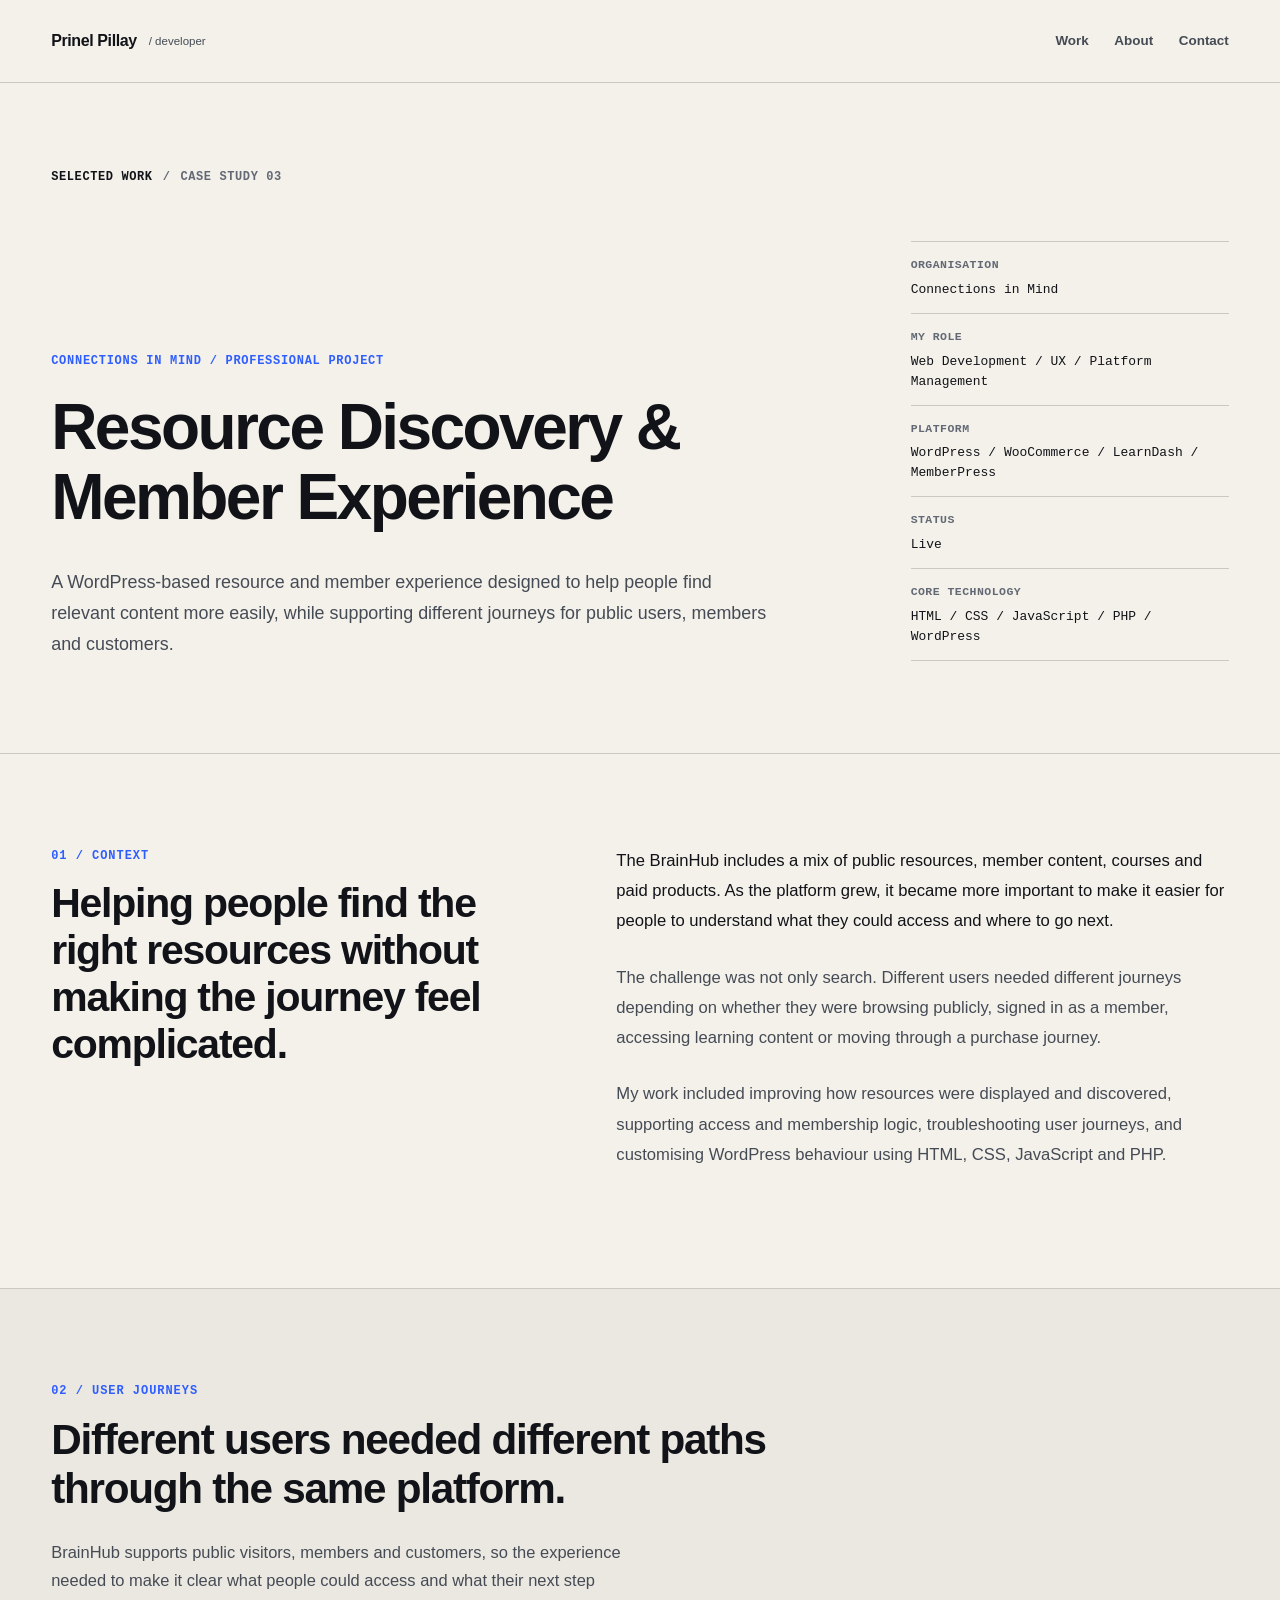
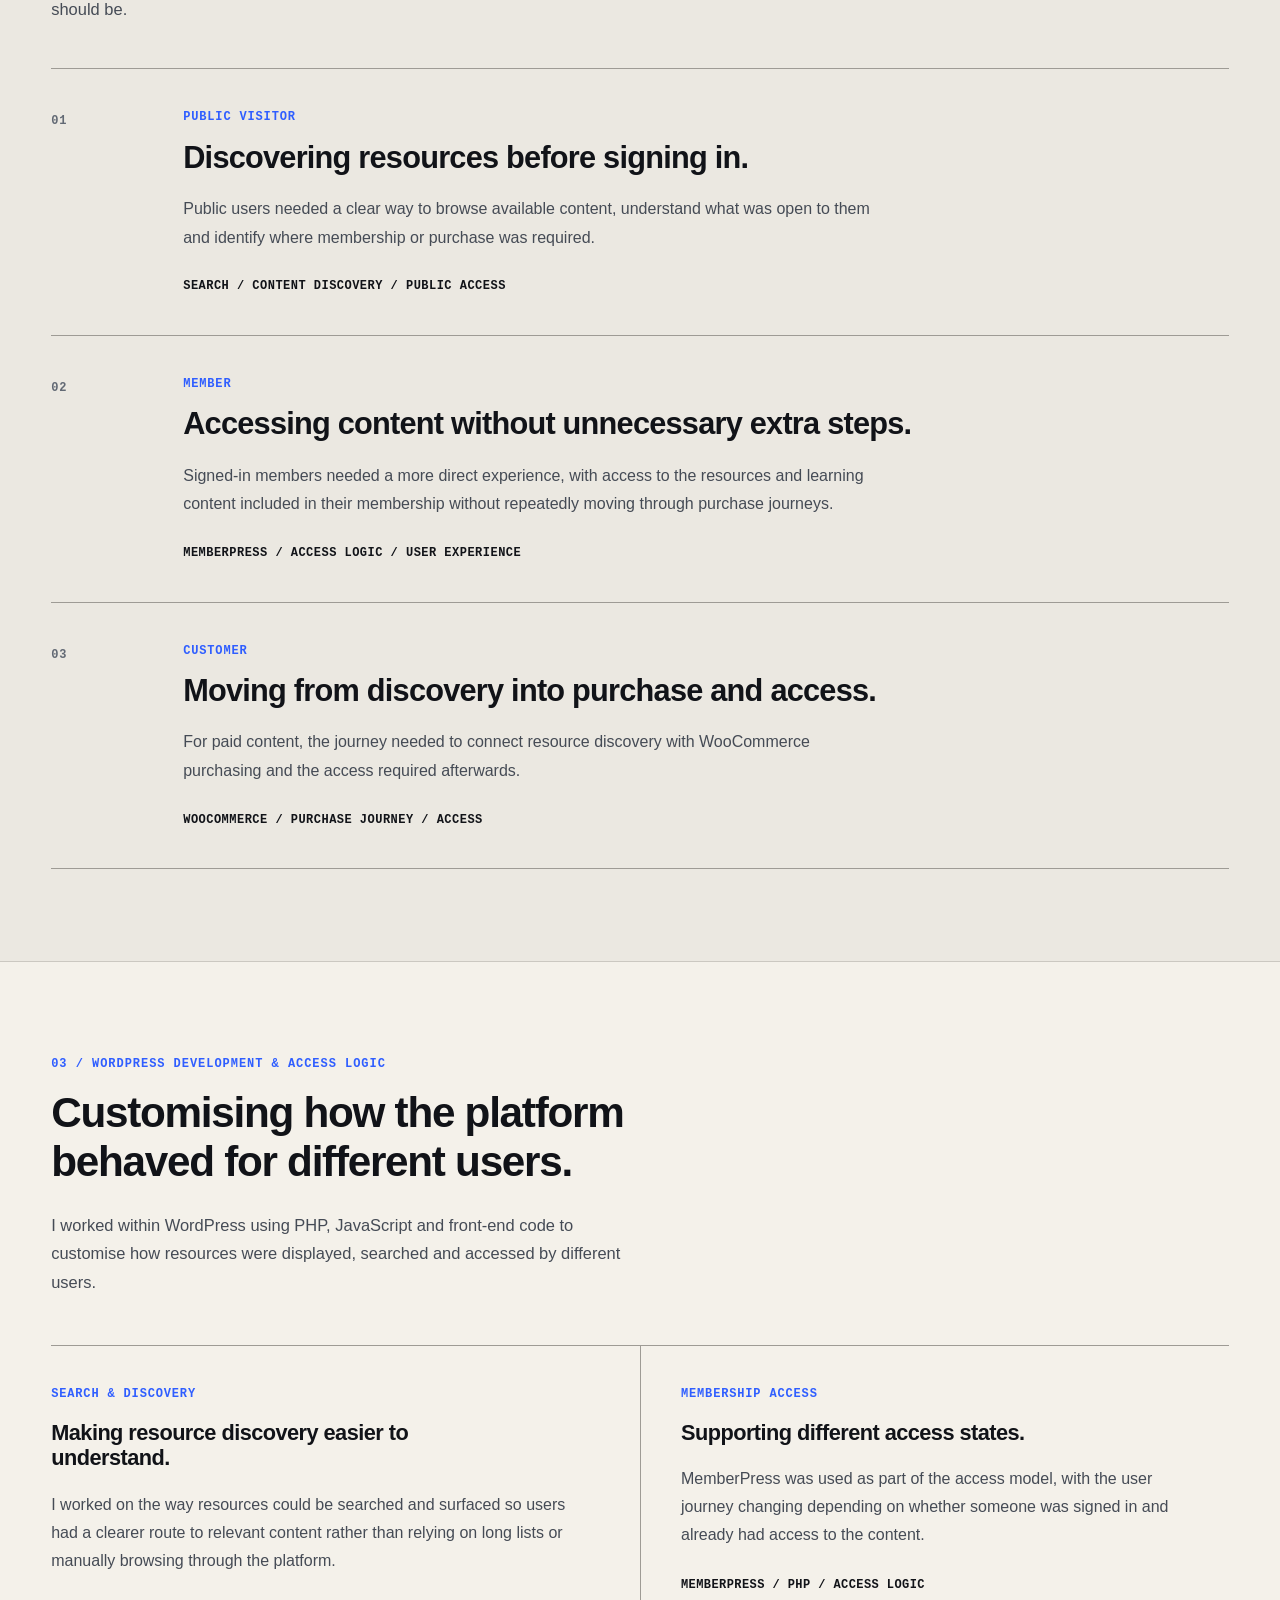
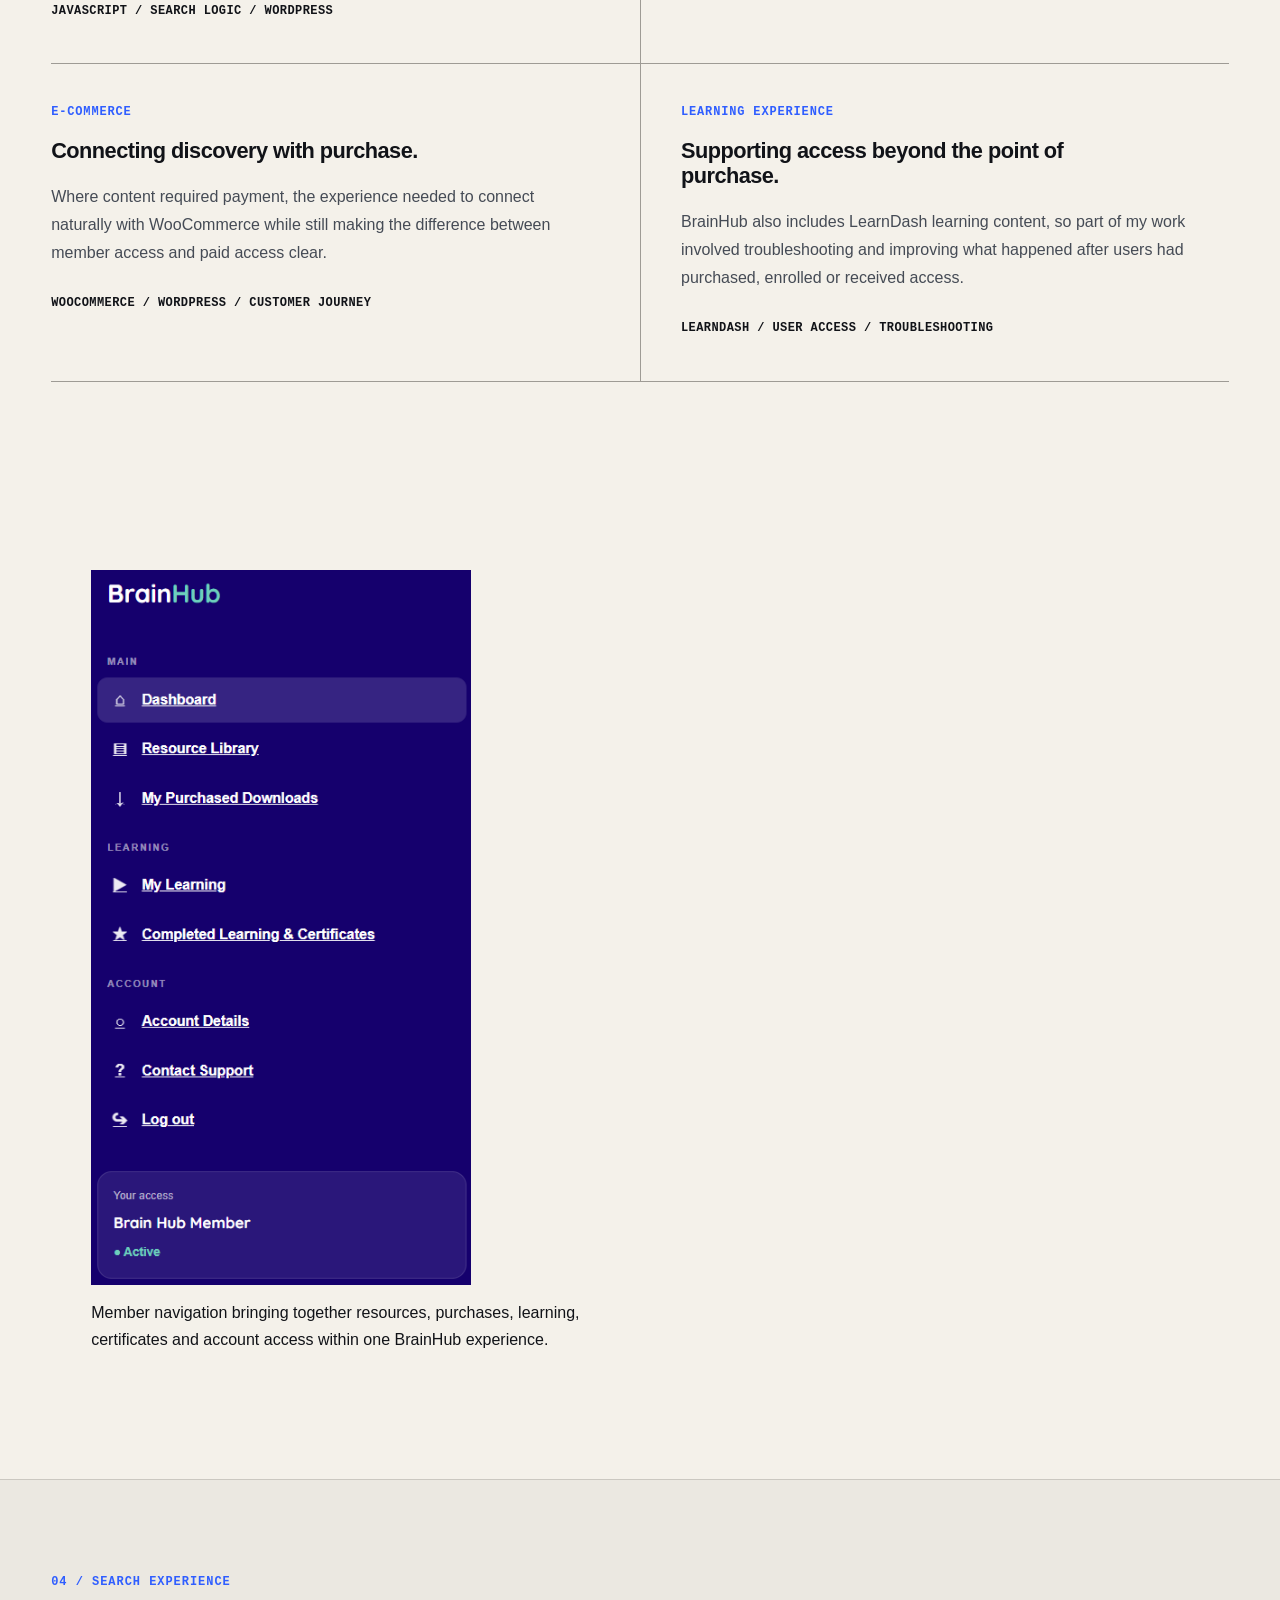
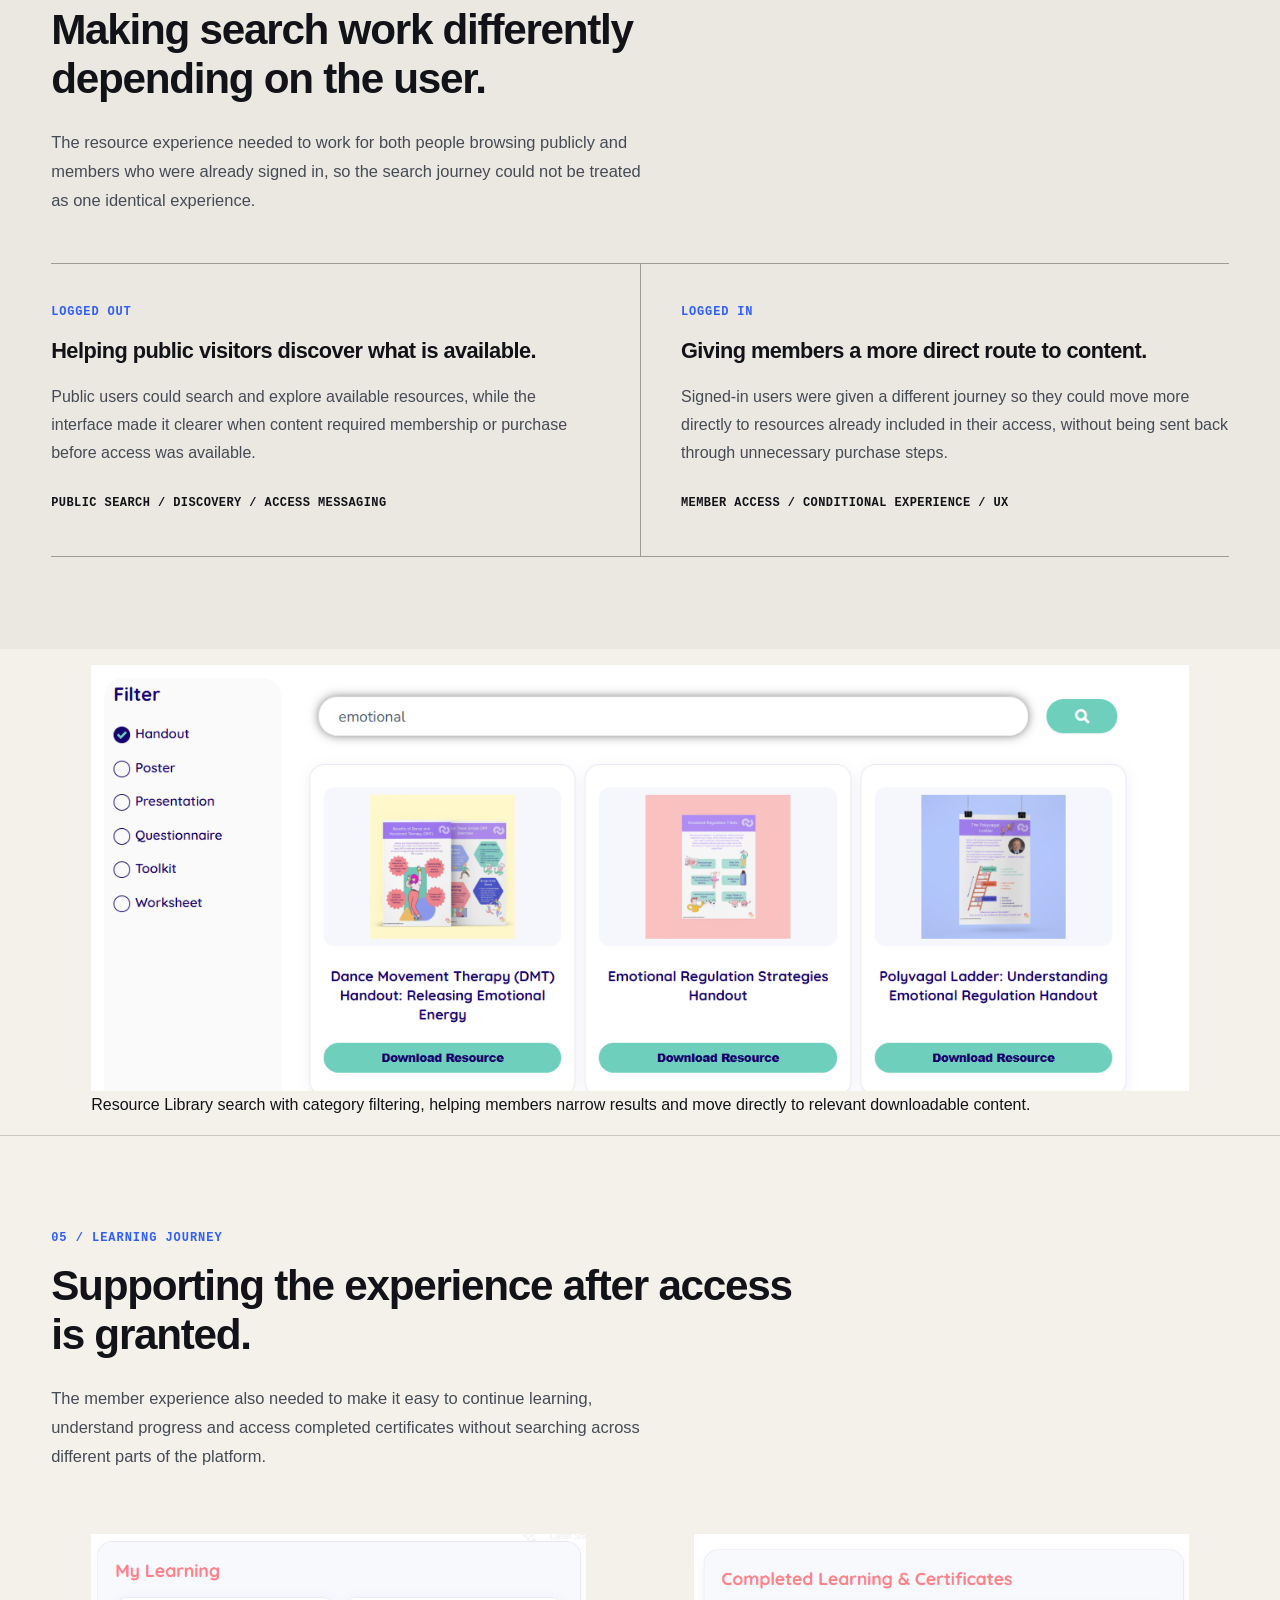
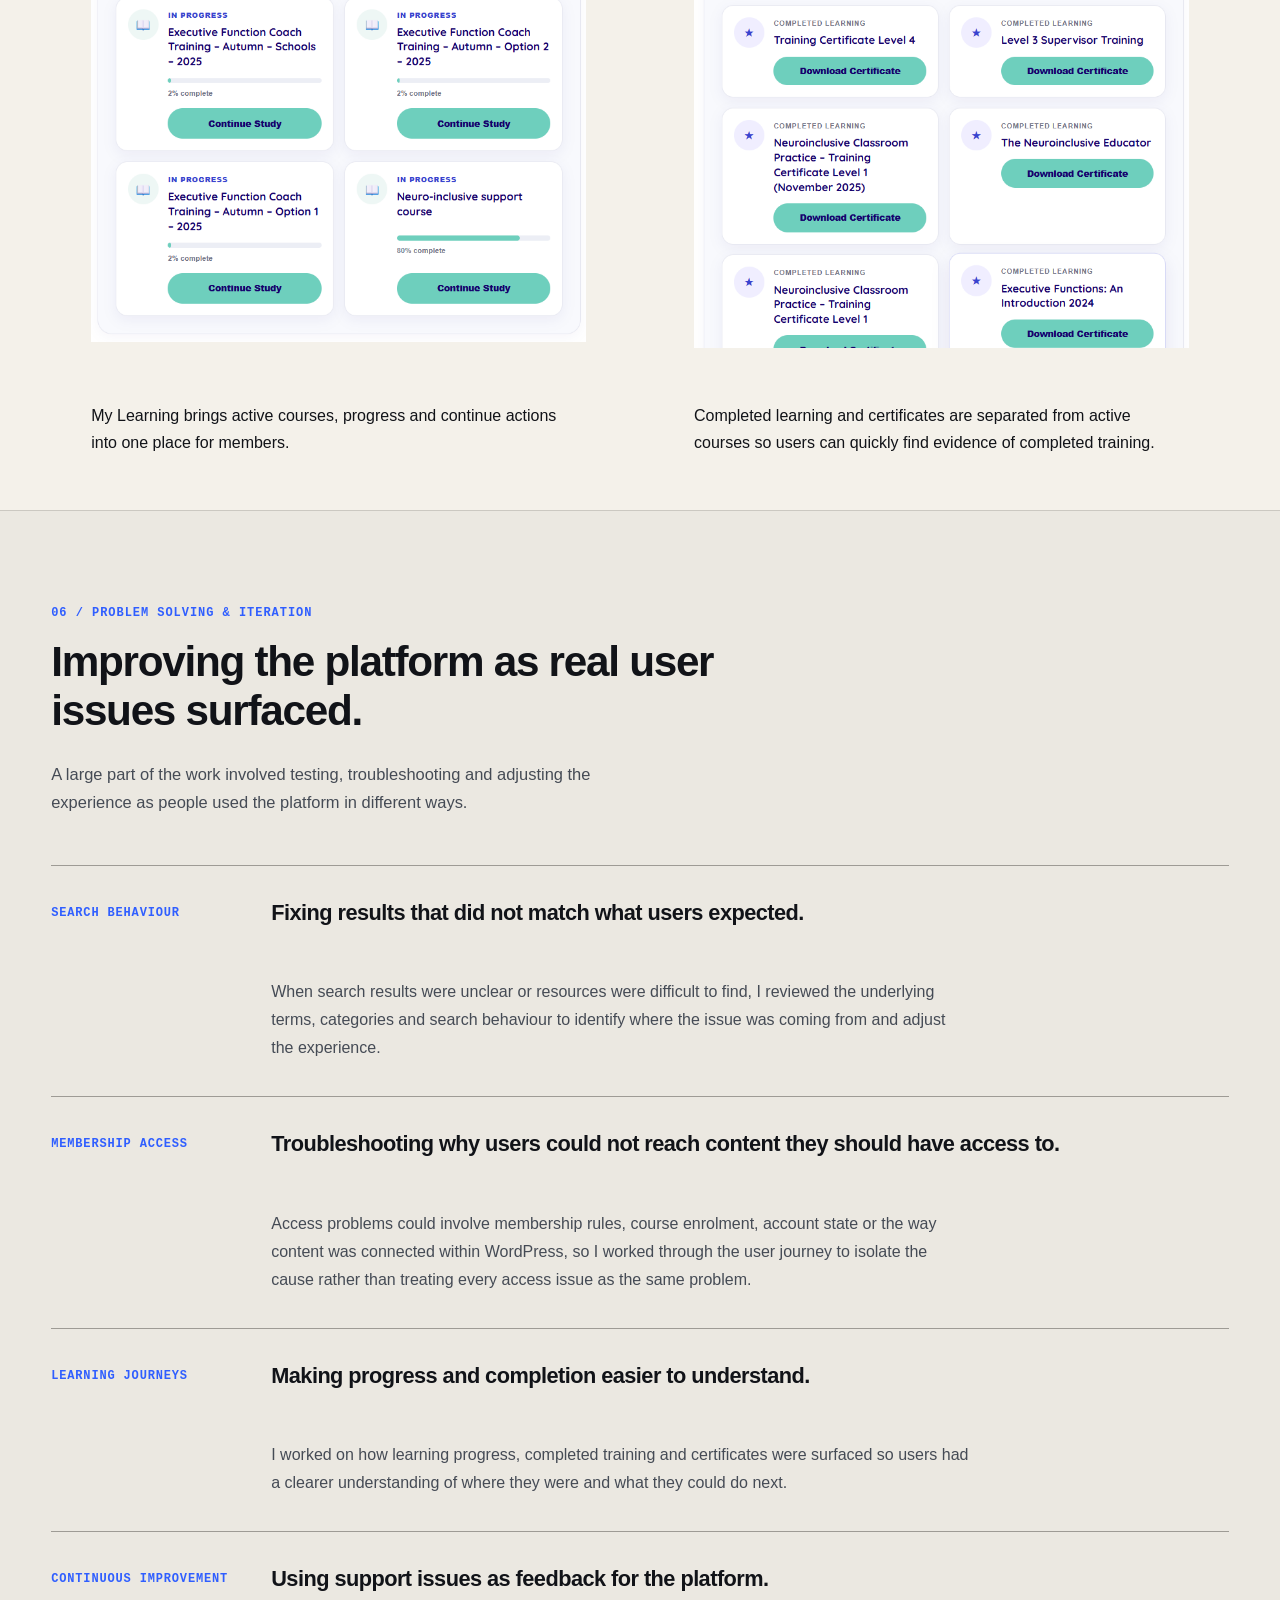
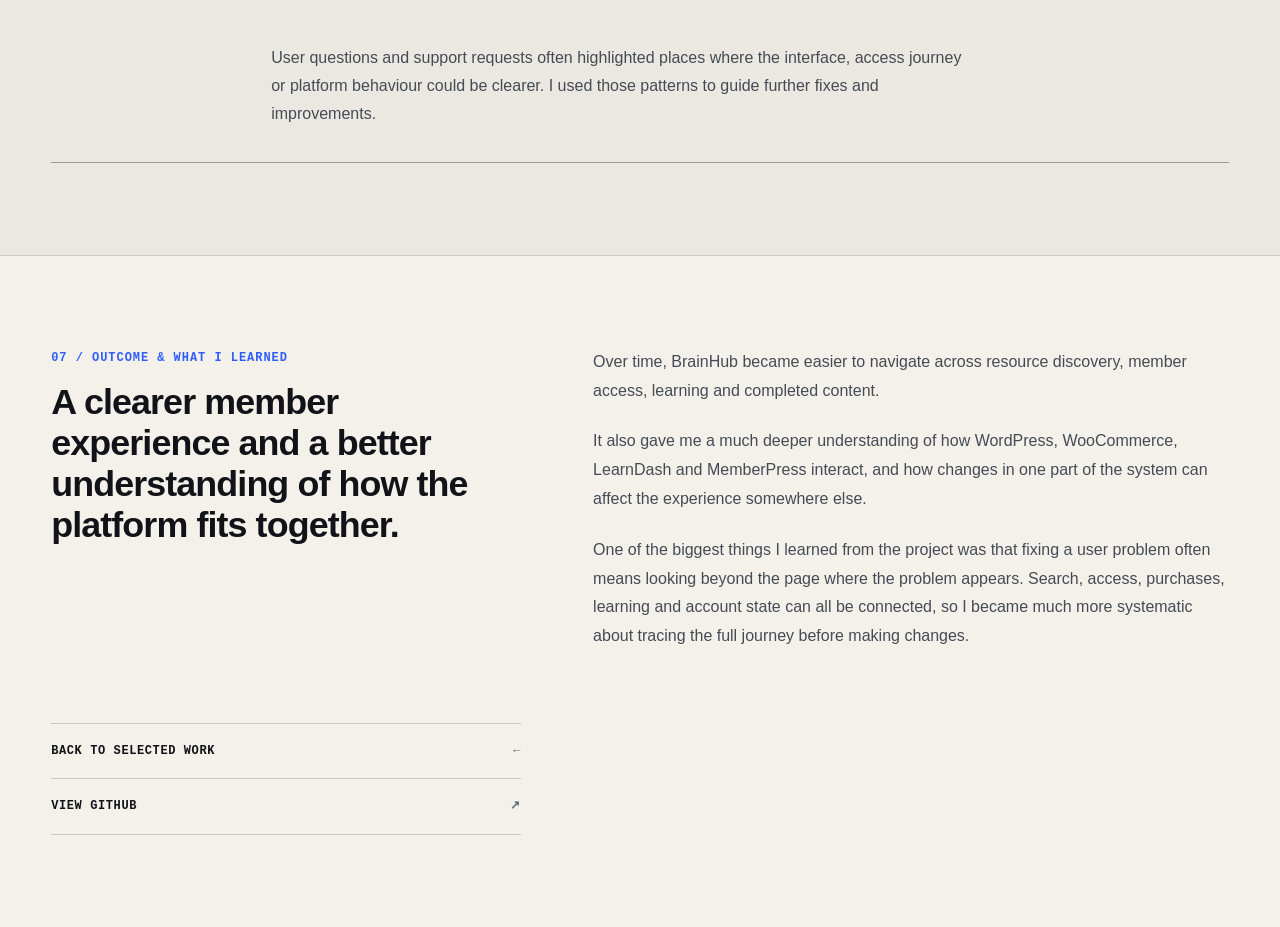
<file: projects/resource-discovery-member-experience.html>
<!DOCTYPE html>
<html lang="en">
<head>
  <meta charset="UTF-8">

  <meta
    name="viewport"
    content="width=device-width, initial-scale=1.0"
  >

<meta
  name="description"
  content="Case study of the Resource Discovery and Member Experience developed by Prinel Pillay for Connections in Mind BrainHub using WordPress, WooCommerce, LearnDash, MemberPress, PHP and JavaScript."
>

<title>
  Resource Discovery & Member Experience | Prinel Pillay
</title>

  <link rel="stylesheet" href="../css/styles.css">
</head>

<body>

  <a class="skip-link" href="#main-content">
    Skip to content
  </a>

  <header class="site-header">
    <div class="container nav-container">

      <a
        class="logo"
        href="../index.html"
        aria-label="Prinel Pillay portfolio home"
      >
        <span class="logo-name">Prinel Pillay</span>
        <span class="logo-role">/ developer</span>
      </a>

      <nav class="main-nav" aria-label="Case study navigation">
        <a href="../index.html#selected-work">
          Work
        </a>

        <a href="../index.html#about">
          About
        </a>

        <a href="../index.html#contact">
          Contact
        </a>
      </nav>

    </div>
  </header>

  <main id="main-content">

    <section class="case-hero">
  <div class="container">

    <div class="case-breadcrumb">
      <a href="../index.html#selected-work">Selected work</a>
      <span>/</span>
      <span>Case study 03</span>
    </div>

    <div class="case-hero-grid">

      <div class="case-hero-main">

        <p class="case-kicker">
          Connections in Mind / Professional project
        </p>

        <h1>
          Resource Discovery &
          Member Experience
        </h1>

        <p class="case-summary">
          A WordPress-based resource and member experience designed to help
          people find relevant content more easily, while supporting different
          journeys for public users, members and customers.
        </p>

      </div>

      <dl class="case-overview">

        <div>
          <dt>Organisation</dt>
          <dd>Connections in Mind</dd>
        </div>

        <div>
          <dt>My role</dt>
          <dd>Web Development / UX / Platform Management</dd>
        </div>

        <div>
          <dt>Platform</dt>
          <dd>WordPress / WooCommerce / LearnDash / MemberPress</dd>
        </div>

        <div>
          <dt>Status</dt>
          <dd>Live</dd>
        </div>

        <div>
          <dt>Core technology</dt>
          <dd>HTML / CSS / JavaScript / PHP / WordPress</dd>
        </div>

      </dl>

    </div>

  </div>
</section>


<section class="case-context">
  <div class="container case-context-grid">

    <div>
      <p class="section-label">
        01 / Context
      </p>

      <h2>
        Helping people find the right resources without making the journey feel complicated.
      </h2>
    </div>

    <div class="case-context-copy">

      <p>
        The BrainHub includes a mix of public resources, member content,
        courses and paid products. As the platform grew, it became more
        important to make it easier for people to understand what they could
        access and where to go next.
      </p>

      <p>
        The challenge was not only search. Different users needed different
        journeys depending on whether they were browsing publicly, signed in
        as a member, accessing learning content or moving through a purchase
        journey.
      </p>

      <p>
        My work included improving how resources were displayed and discovered,
        supporting access and membership logic, troubleshooting user journeys,
        and customising WordPress behaviour using HTML, CSS, JavaScript and PHP.
      </p>

    </div>

  </div>
</section>
<section class="resource-journeys">
  <div class="container">

    <div class="section-heading">

      <p class="section-label">
        02 / User journeys
      </p>

      <h2>
        Different users needed different paths through the same platform.
      </h2>

      <p class="section-intro">
        BrainHub supports public visitors, members and customers, so the
        experience needed to make it clear what people could access and what
        their next step should be.
      </p>

    </div>

    <div class="journey-list">

      <article class="journey-item">
        <span class="journey-number">01</span>

        <div class="journey-content">
          <p class="journey-type">Public visitor</p>

          <h3>
            Discovering resources before signing in.
          </h3>

          <p>
            Public users needed a clear way to browse available content,
            understand what was open to them and identify where membership
            or purchase was required.
          </p>

          <p class="journey-tech">
            Search / Content discovery / Public access
          </p>
        </div>
      </article>

      <article class="journey-item">
        <span class="journey-number">02</span>

        <div class="journey-content">
          <p class="journey-type">Member</p>

          <h3>
            Accessing content without unnecessary extra steps.
          </h3>

          <p>
            Signed-in members needed a more direct experience, with access to
            the resources and learning content included in their membership
            without repeatedly moving through purchase journeys.
          </p>

          <p class="journey-tech">
            MemberPress / Access logic / User experience
          </p>
        </div>
      </article>

      <article class="journey-item">
        <span class="journey-number">03</span>

        <div class="journey-content">
          <p class="journey-type">Customer</p>

          <h3>
            Moving from discovery into purchase and access.
          </h3>

          <p>
            For paid content, the journey needed to connect resource discovery
            with WooCommerce purchasing and the access required afterwards.
          </p>

          <p class="journey-tech">
            WooCommerce / Purchase journey / Access
          </p>
        </div>
      </article>

    </div>

  </div>
</section>
<section class="case-build">
  <div class="container">

    <div class="section-heading">

      <p class="section-label">
        03 / WordPress development & access logic
      </p>

      <h2>
        Customising how the platform behaved for different users.
      </h2>

      <p class="section-intro">
  I worked within WordPress using PHP, JavaScript and front-end code to customise how resources were displayed, searched and accessed by different users.
</p>

    </div>

    <div class="build-grid">

      <article class="build-item">

        <p class="build-label">
          Search & discovery
        </p>

        <h3>
          Making resource discovery easier to understand.
        </h3>

        <p>
          I worked on the way resources could be searched and surfaced so users
          had a clearer route to relevant content rather than relying on long
          lists or manually browsing through the platform.
        </p>

        <p class="build-tech">
          JavaScript / Search logic / WordPress
        </p>

      </article>

      <article class="build-item">

        <p class="build-label">
          Membership access
        </p>

        <h3>
          Supporting different access states.
        </h3>

        <p>
          MemberPress was used as part of the access model, with the user
          journey changing depending on whether someone was signed in and
          already had access to the content.
        </p>

        <p class="build-tech">
          MemberPress / PHP / Access logic
        </p>

      </article>

      <article class="build-item">

        <p class="build-label">
          E-commerce
        </p>

        <h3>
          Connecting discovery with purchase.
        </h3>

        <p>
          Where content required payment, the experience needed to connect
          naturally with WooCommerce while still making the difference between
          member access and paid access clear.
        </p>

        <p class="build-tech">
          WooCommerce / WordPress / Customer journey
        </p>

      </article>

      <article class="build-item">

        <p class="build-label">
          Learning experience
        </p>

        <h3>
          Supporting access beyond the point of purchase.
        </h3>

        <p>
          BrainHub also includes LearnDash learning content, so part of my work
          involved troubleshooting and improving what happened after users had
          purchased, enrolled or received access.
        </p>

        <p class="build-tech">
          LearnDash / User access / Troubleshooting
        </p>

      </article>

    </div>

  </div>
</section>
<section class="case-visual case-visual-narrow">
  <div class="container">

    <figure class="case-figure">

      <div class="case-image-frame">
        <img
          src="../assets/images/brainhub-member-navigation.png"
          alt="BrainHub member navigation showing dashboard, resource library, purchased downloads, learning, certificates and account access"
        >
      </div>

      <figcaption>
        Member navigation bringing together resources, purchases, learning,
        certificates and account access within one BrainHub experience.
      </figcaption>

    </figure>

  </div>
</section>
<section class="search-experience">
  <div class="container">

    <div class="section-heading">

      <p class="section-label">
        04 / Search experience
      </p>

      <h2>
        Making search work differently depending on the user.
      </h2>

      <p class="section-intro">
        The resource experience needed to work for both people browsing publicly
        and members who were already signed in, so the search journey could not
        be treated as one identical experience.
      </p>

    </div>

    <div class="search-comparison">

      <article class="search-state">

        <p class="search-state-label">
          Logged out
        </p>

        <h3>
          Helping public visitors discover what is available.
        </h3>

        <p>
          Public users could search and explore available resources, while the
          interface made it clearer when content required membership or purchase
          before access was available.
        </p>

        <p class="search-state-tech">
          Public search / Discovery / Access messaging
        </p>

      </article>

      <article class="search-state">

        <p class="search-state-label">
          Logged in
        </p>

        <h3>
          Giving members a more direct route to content.
        </h3>

        <p>
          Signed-in users were given a different journey so they could move more
          directly to resources already included in their access, without being
          sent back through unnecessary purchase steps.
        </p>

        <p class="search-state-tech">
          Member access / Conditional experience / UX
        </p>

      </article>

    </div>

  </div>
</section>
<section class="case-visual">
  <div class="container">

    <figure class="case-figure">

      <div class="case-image-frame">
        <img
          src="../assets/images/resource-search-filtering.png"
          alt="BrainHub resource library showing a search for emotional resources with filters and downloadable results"
        >
      </div>

      <figcaption>
        Resource Library search with category filtering, helping members narrow results and move directly to relevant downloadable content.
      </figcaption>

    </figure>

  </div>
</section>


<section class="learning-visuals">
  <div class="container">

    <div class="section-heading">

      <p class="section-label">
        05 / Learning journey
      </p>

      <h2>
        Supporting the experience after access is granted.
      </h2>

      <p class="section-intro">
        The member experience also needed to make it easy to continue learning,
        understand progress and access completed certificates without searching
        across different parts of the platform.
      </p>

    </div>

    <div class="learning-visual-grid">

      <figure class="case-figure">

        <div class="case-image-frame">
          <img
            src="../assets/images/brainhub-my-learning.png"
            alt="BrainHub My Learning area showing courses in progress with progress indicators and continue study actions"
          >
        </div>

        <figcaption>
          My Learning brings active courses, progress and continue actions into
          one place for members.
        </figcaption>

      </figure>

      <figure class="case-figure">

        <div class="case-image-frame">
          <img
            src="../assets/images/brainhub-completed-learning.png"
            alt="BrainHub completed learning area showing completed courses and certificate download options"
          >
        </div>

        <figcaption>
          Completed learning and certificates are separated from active courses
          so users can quickly find evidence of completed training.
        </figcaption>

      </figure>

    </div>

  </div>
</section>

<section class="case-problem-solving">
  <div class="container">

    <div class="section-heading">

      <p class="section-label">
        06 / Problem solving & iteration
      </p>

      <h2>
        Improving the platform as real user issues surfaced.
      </h2>

      <p class="section-intro">
        A large part of the work involved testing, troubleshooting and adjusting
        the experience as people used the platform in different ways.
      </p>

    </div>

    <div class="problem-solving-list">

      <article class="problem-solving-item">

        <p class="problem-label">
          Search behaviour
        </p>

        <h3>
          Fixing results that did not match what users expected.
        </h3>

        <p>
          When search results were unclear or resources were difficult to find,
          I reviewed the underlying terms, categories and search behaviour to
          identify where the issue was coming from and adjust the experience.
        </p>

      </article>

      <article class="problem-solving-item">

        <p class="problem-label">
          Membership access
        </p>

        <h3>
          Troubleshooting why users could not reach content they should have access to.
        </h3>

        <p>
          Access problems could involve membership rules, course enrolment,
          account state or the way content was connected within WordPress, so I
          worked through the user journey to isolate the cause rather than
          treating every access issue as the same problem.
        </p>

      </article>

      <article class="problem-solving-item">

        <p class="problem-label">
          Learning journeys
        </p>

        <h3>
          Making progress and completion easier to understand.
        </h3>

        <p>
          I worked on how learning progress, completed training and certificates
          were surfaced so users had a clearer understanding of where they were
          and what they could do next.
        </p>

      </article>

      <article class="problem-solving-item">

        <p class="problem-label">
          Continuous improvement
        </p>

        <h3>
          Using support issues as feedback for the platform.
        </h3>

        <p>
          User questions and support requests often highlighted places where the
          interface, access journey or platform behaviour could be clearer. I
          used those patterns to guide further fixes and improvements.
        </p>

      </article>

    </div>

  </div>
</section>
<section class="case-outcome">
  <div class="container case-outcome-grid">

    <div>
      <p class="section-label">
        07 / Outcome & what I learned
      </p>

      <h2>
        A clearer member experience and a better understanding of how the platform fits together.
      </h2>
    </div>

    <div class="case-outcome-copy">

      <p>
        Over time, BrainHub became easier to navigate across resource discovery, member access, learning and completed content.
      </p>

      <p>
        It also gave me a much deeper understanding of how WordPress,
        WooCommerce, LearnDash and MemberPress interact, and how changes in one
        part of the system can affect the experience somewhere else.
      </p>

      <p>
        One of the biggest things I learned from the project was that fixing a
        user problem often means looking beyond the page where the problem
        appears. Search, access, purchases, learning and account state can all
        be connected, so I became much more systematic about tracing the full
        journey before making changes.
      </p>

    </div>
    <div class="case-next-actions">

        <a
          class="case-next-link"
          href="../index.html#selected-work"
        >
          <span>Back to selected work</span>
          <span aria-hidden="true">←</span>
        </a>

        <a
          class="case-next-link"
          href="https://github.com/Prinelope"
          target="_blank"
          rel="noopener noreferrer"
        >
          <span>View GitHub</span>
          <span aria-hidden="true">↗</span>
        </a>

      </div>


  </div>
</section>
  </main>

  <script src="../js/main.js"></script>

</body>
</html>
</file>
<file: css/styles.css>
/* ==========================================================
   PRINEL PILLAY — DEVELOPER PORTFOLIO
   Readability refresh: balanced heading scale, clearer labels,
   improved text contrast and more consistent spacing.
   Original design and interactive avatar preserved.
   ========================================================== */


/* ----------------------------------------------------------
   DESIGN
---------------------------------------------------------- */

:root {
  --bg: #f4f1ea;
  --bg-soft: #ebe8e1;
  --surface: #faf9f6;

  --ink: #111318;
  --ink-soft: #454b55;
  --ink-faint: #626a75;

  --blue: #2f5eff;
  --blue-dark: #173bb8;

  --line: #cbc8c1;
  --line-dark: #9e9b95;

  --max-width: 1180px;

  --sans:
    "Segoe UI",
    Arial,
    sans-serif;

  --mono:
    "Cascadia Code",
    "SFMono-Regular",
    Consolas,
    "Liberation Mono",
    monospace;
}


/* ----------------------------------------------------------
   RESET
---------------------------------------------------------- */

*,
*::before,
*::after {
  box-sizing: border-box;
}

html {
  scroll-behavior: smooth;
}

body {
  margin: 0;

  background: var(--bg);
  color: var(--ink);

  font-family: var(--sans);
  line-height: 1.7;

  -webkit-font-smoothing: antialiased;
}

img {
  display: block;
  max-width: 100%;
}

a {
  color: inherit;
}


/* ----------------------------------------------------------
   PAGE LAYOUT
---------------------------------------------------------- */

.container {
  width: min(92%, var(--max-width));
  margin-inline: auto;
}

section {
  position: relative;
}


/* ----------------------------------------------------------
   ACCESSIBILITY
---------------------------------------------------------- */

.skip-link {
  position: fixed;
  top: 16px;
  left: 16px;

  z-index: 9999;

  transform: translateY(-160%);

  padding: 10px 14px;

  background: var(--ink);
  color: #ffffff;

  font-family: var(--mono);
  font-size: 0.8rem;

  text-decoration: none;
}

.skip-link:focus {
  transform: translateY(0);
}

a:focus-visible,
button:focus-visible {
  outline: 3px solid var(--blue);
  outline-offset: 4px;
}


/* ----------------------------------------------------------
   HEADER
---------------------------------------------------------- */


/* ==========================================================
   SITE HEADER — PROFESSIONAL NAVIGATION
   ========================================================== */

.site-header {
  position: sticky;
  top: 0;
  z-index: 100;

  background: rgba(244, 241, 234, 0.97);
  border-bottom: 1px solid var(--line);
  backdrop-filter: blur(14px);
}

.site-header .nav-container {
  display: flex;
  align-items: center;
  justify-content: space-between;
  gap: 28px;

  min-height: 82px;
}

/* BRAND */

.site-header .logo {
  display: inline-flex;
  align-items: center;
  flex-shrink: 0;
  gap: 12px;

  color: var(--ink);
  text-decoration: none;
}

.site-header .logo-photo {
  width: 43px;
  height: 43px;
  flex-shrink: 0;

  object-fit: cover;
  border: 1px solid var(--line-dark);
  border-radius: 50%;
}

.site-header .logo-text {
  display: flex;
  flex-direction: column;
  align-items: flex-start;
  gap: 2px;
}

.site-header .logo-name {
  color: var(--ink);
  font-family: var(--sans);
  font-size: 1rem;
  font-weight: 750;
  letter-spacing: -0.025em;
  line-height: 1.3;
}

.site-header .logo-role {
  color: var(--ink-soft);
  font-family: var(--sans);
  font-size: 0.72rem;
  font-weight: 500;
  letter-spacing: 0;
  line-height: 1.4;
  text-transform: none;
}

/* NAVIGATION */

.site-header .main-nav {
  display: flex;
  align-items: center;
  justify-content: flex-end;
  flex-wrap: wrap;
  gap: clamp(14px, 2vw, 28px);
}

.site-header .main-nav a {
  display: inline-flex;
  align-items: center;
  gap: 8px;

  color: var(--ink-soft);
  font-family: var(--sans);
  font-size: 0.84rem;
  font-weight: 650;
  letter-spacing: 0;
  line-height: 1.4;
  text-decoration: none;
  text-transform: none;

  transition: color 180ms ease;
}

.site-header .main-nav a:not(.nav-contact):hover,
.site-header .main-nav a:not(.nav-contact):focus-visible {
  color: var(--blue-dark);
}

/* CONTACT BUTTON */

.site-header .main-nav .nav-contact {
  display: inline-flex;
  align-items: center;
  justify-content: center;
  gap: 12px;

  min-height: 43px;
  padding: 11px 18px;

  background: var(--blue-dark);
  border: 1px solid var(--blue-dark);
  border-radius: 5px;

  color: #ffffff;
  font-family: var(--sans);
  font-size: 0.83rem;
  font-weight: 700;
  white-space: nowrap;

  transition:
    background-color 180ms ease,
    border-color 180ms ease,
    transform 180ms ease;
}

.site-header .main-nav .nav-contact:hover {
  background: var(--blue);
  border-color: var(--blue);
  color: #ffffff;
  transform: translateY(-1px);
}

.site-header .nav-contact span {
  font-size: 1rem;
}

/* ACCESSIBILITY */

.site-header a:focus-visible {
  outline: 3px solid var(--blue);
  outline-offset: 4px;
}

/* SMALL LAPTOP */

@media (max-width: 1050px) {

  .site-header .nav-container {
    gap: 18px;
  }

  .site-header .main-nav {
    gap: 12px 18px;
  }

  .site-header .main-nav a {
    font-size: 0.8rem;
  }

}

/* TABLET */

@media (max-width: 900px) {

  .site-header .nav-container {
    flex-wrap: wrap;
    gap: 14px;
    padding-top: 15px;
    padding-bottom: 15px;
  }

  .site-header .main-nav {
    width: 100%;
    justify-content: flex-start;
  }

}

/* MOBILE */

@media (max-width: 760px) {

  .site-header {
    position: relative;
  }

  .site-header .nav-container {
    min-height: auto;
  }

  .site-header .main-nav {
    display: flex;
    flex-wrap: wrap;
    gap: 12px 17px;
  }

  .site-header .main-nav a,
  .site-header .main-nav a:nth-child(2),
  .site-header .main-nav a:nth-child(3) {
    display: inline-flex;
    font-size: 0.78rem;
  }

  .site-header .main-nav .nav-contact {
    min-height: 38px;
    padding: 8px 13px;
    font-size: 0.78rem;
  }

}

/* VERY SMALL SCREENS */

@media (max-width: 420px) {

  .site-header .logo-photo {
    width: 39px;
    height: 39px;
  }

  .site-header .logo-name {
    font-size: 0.94rem;
  }

  .site-header .main-nav {
    gap: 11px 15px;
  }

}

/* REDUCED MOTION */

@media (prefers-reduced-motion: reduce) {

  .site-header .main-nav a,
  .site-header .main-nav .nav-contact {
    transition: none;
  }

  .site-header .main-nav .nav-contact:hover {
    transform: none;
  }

}



/* ----------------------------------------------------------
   HERO
---------------------------------------------------------- */

.hero {
  min-height: min(780px, calc(100vh - 72px));

  display: flex;
  align-items: center;

  padding: 84px 0 92px;
}

.hero-content {
  position: relative;
}

.hero-meta {
  display: flex;
  flex-wrap: wrap;

  gap: 10px 18px;

  margin-bottom: 30px;

  font-family: var(--mono);
  font-size: 0.75rem;
  font-weight: 600;

  letter-spacing: 0.05em;
  text-transform: uppercase;
}

.hero-meta span:first-child {
  color: var(--ink);
}

.hero-meta span:last-child {
  color: var(--blue);
}

.hero h1 {
  max-width: 900px;

  margin: 0;

  font-size: clamp(2.35rem, 4.8vw, 4.25rem);
  font-weight: 600;

  line-height: 1.1;
  letter-spacing: -0.04em;
}

.hero h1 span {
  display: block;

  color: var(--ink-soft);
}

.hero-intro {
  max-width: 680px;

  margin: 30px 0 0;

  color: var(--ink-soft);

  font-size: clamp(1.02rem, 1.4vw, 1.12rem);
  line-height: 1.75;
}


/* ----------------------------------------------------------
   HERO CURRENT DIRECTION
---------------------------------------------------------- */

.hero-focus {
  display: grid;
  grid-template-columns: 160px 1fr;

  max-width: 760px;

  gap: 24px;

  margin-top: 54px;
  padding-top: 18px;

  border-top: 1px solid var(--line);

  color: var(--ink-soft);

  font-family: var(--mono);
  font-size: 0.7rem;

  line-height: 1.6;
  letter-spacing: 0.03em;
  text-transform: uppercase;
}

.hero-focus-label {
  color: var(--ink-faint);
}


/* ----------------------------------------------------------
   HERO ACTIONS
---------------------------------------------------------- */

.hero-actions {
  display: flex;
  flex-wrap: wrap;

  gap: 12px;

  margin-top: 40px;
}

.button {
  display: inline-flex;
  align-items: center;
  justify-content: center;

  min-height: 46px;

  padding: 10px 16px;

  border: 1px solid var(--ink);

  font-family: var(--mono);
  font-size: 0.76rem;
  font-weight: 650;

  letter-spacing: 0.04em;
  text-decoration: none;
  text-transform: uppercase;

  transition:
    background-color 160ms ease,
    color 160ms ease,
    border-color 160ms ease;
}

.button-primary {
  background: var(--ink);
  color: #ffffff;
}

.button-primary:hover,
.button-primary:focus-visible {
  background: var(--blue);
  border-color: var(--blue);
}

.button-secondary {
  background: transparent;
  color: var(--ink);
}

.button-secondary:hover,
.button-secondary:focus-visible {
  border-color: var(--blue);
  color: var(--blue);
}


/* ----------------------------------------------------------
   SHARED TYPOGRAPHY
---------------------------------------------------------- */

.section-label {
  margin: 0 0 14px;

  color: var(--blue);

  font-family: var(--mono);
  font-size: 0.75rem;
  font-weight: 650;

  letter-spacing: 0.08em;
  text-transform: uppercase;
}

.section-heading {
  max-width: 820px;

  margin-bottom: 48px;
}

.section-heading h2 {
  margin: 0;

  font-size: clamp(1.9rem, 3.25vw, 2.95rem);
  font-weight: 600;

  line-height: 1.12;
  letter-spacing: -0.035em;
}

.section-intro {
  max-width: 680px;

  margin: 24px 0 0;

  color: var(--ink-soft);

  font-size: 1.03rem;
  line-height: 1.75;
}
/* ----------------------------------------------------------
   SELECTED WORK
---------------------------------------------------------- */
.work-link {
  display: inline-flex;
  align-items: center;

  gap: 12px;

  margin-top: 26px;

  color: var(--ink);

  font-family: var(--mono);
  font-size: 0.7rem;
  font-weight: 650;

  letter-spacing: 0.05em;
  text-decoration: none;
  text-transform: uppercase;
}

.work-link span:last-child {
  color: var(--blue);

  transition: transform 160ms ease;
}

.work-link:hover,
.work-link:focus-visible {
  color: var(--blue);
}

.work-link:hover span:last-child,
.work-link:focus-visible span:last-child {
  transform: translateX(4px);
}

.selected-work {
  padding: 96px 0;

  border-top: 1px solid var(--line);
}

.work-list {
  border-top: 1px solid var(--line);
}

.work-item {
  display: grid;

  grid-template-columns:
    140px
    minmax(0, 1.4fr)
    minmax(280px, 0.8fr);

  gap: 40px;

  padding: 38px 0;

  border-bottom: 1px solid var(--line);
}

.work-index {
  display: flex;
  flex-direction: column;

  gap: 8px;

  font-family: var(--mono);
}

.work-index span:first-child {
  color: var(--ink);

  font-size: 1rem;
  font-weight: 700;
}

.work-index span:last-child {
  color: var(--ink-faint);

  font-size: 0.75rem;
  font-weight: 600;

  letter-spacing: 0.07em;
  text-transform: uppercase;
}

.work-main {
  max-width: 760px;
}

.work-category {
  margin: 0 0 14px;

  color: var(--blue);

  font-family: var(--mono);
  font-size: 0.75rem;
  font-weight: 650;

  letter-spacing: 0.05em;
  text-transform: uppercase;
}

.work-main h3 {
  margin: 0;

  max-width: 760px;

  font-size: clamp(1.4rem, 2.4vw, 2rem);
  font-weight: 600;

  line-height: 1.15;
  letter-spacing: -0.025em;
}

.work-description {
  max-width: 680px;

  margin: 20px 0 0;

  color: var(--ink-soft);

  line-height: 1.75;
}

.work-meta {
  margin: 0;

  border-top: 1px solid var(--line);
}

.work-meta div {
  display: grid;

  grid-template-columns: 90px 1fr;

  gap: 16px;

  padding: 11px 0;

  border-bottom: 1px solid var(--line);
}

.work-meta dt {
  color: var(--ink-faint);

  font-family: var(--mono);
  font-size: 0.75rem;
  font-weight: 650;

  letter-spacing: 0.07em;
  text-transform: uppercase;
}

.work-meta dd {
  margin: 0;

  color: var(--ink);

  font-family: var(--mono);
  font-size: 0.75rem;

  line-height: 1.45;
}

.work-item {
  transition:
    background-color 160ms ease,
    padding-left 160ms ease,
    padding-right 160ms ease;
}

.work-item:hover {
  padding-left: 16px;
  padding-right: 16px;

  background: var(--surface);
}
/* ----------------------------------------------------------
   EXPERTISE / CAPABILITY LEDGER
---------------------------------------------------------- */

.expertise {
  padding: 96px 0;

  border-top: 1px solid var(--line);
}

.expertise-list {
  border-top: 1px solid var(--line);
}

.expertise-item {
  display: grid;
  grid-template-columns: 110px minmax(0, 1fr);

  gap: 36px;

  padding: 34px 0;

  border-bottom: 1px solid var(--line);
}

.expertise-number {
  margin: 3px 0 0;

  color: var(--ink-faint);

  font-family: var(--mono);
  font-size: 0.75rem;
  font-weight: 650;

  letter-spacing: 0.08em;
}

.expertise-content {
  display: grid;
  grid-template-columns:
    minmax(220px, 0.7fr)
    minmax(0, 1.3fr);

  column-gap: 54px;
  row-gap: 18px;

  align-items: start;
}

.expertise-content h3 {
  grid-row: 1 / span 2;

  margin: 0;

  font-size: clamp(1.35rem, 2.2vw, 1.85rem);
  font-weight: 600;

  line-height: 1.14;
  letter-spacing: -0.025em;
}

.expertise-content > p:not(.expertise-tools) {
  margin: 0;

  max-width: 660px;

  color: var(--ink-soft);

  line-height: 1.75;
}

.expertise-tools {
  margin: 0;

  padding-top: 15px;

  border-top: 1px solid var(--line);

  color: var(--blue);

  font-family: var(--mono);
  font-size: 0.75rem;
  font-weight: 600;

  line-height: 1.7;
  letter-spacing: 0.035em;
  text-transform: uppercase;
}
/* ----------------------------------------------------------
   SOFTWARE ENGINEERING / BUILD LOG
---------------------------------------------------------- */

.engineering-projects {
  padding: 96px 0;

  border-top: 1px solid var(--line);
  background: var(--bg-soft);
}

.engineering-list {
  border-top: 1px solid var(--line-dark);
}

.engineering-item {
  display: grid;
  grid-template-columns: 150px minmax(0, 1fr);

  column-gap: 48px;
  row-gap: 34px;

  padding: 40px 0;

  border-bottom: 1px solid var(--line-dark);
}

.engineering-index {
  display: flex;
  flex-direction: column;

  gap: 8px;

  font-family: var(--mono);
}

.engineering-index span:first-child {
  color: var(--ink);

  font-size: 1rem;
  font-weight: 700;
}

.engineering-index span:last-child {
  width: fit-content;

  color: var(--blue);

  font-size: 0.75rem;
  font-weight: 650;

  letter-spacing: 0.07em;
  text-transform: uppercase;
}

.engineering-main {
  max-width: 820px;
}

.engineering-category {
  margin: 0 0 14px;

  color: var(--ink-faint);

  font-family: var(--mono);
  font-size: 0.7rem;
  font-weight: 650;

  letter-spacing: 0.06em;
  text-transform: uppercase;
}

.engineering-main h3 {
  margin: 0;

  font-size: clamp(1.6rem, 2.7vw, 2.35rem);
  font-weight: 600;

  line-height: 1.12;
  letter-spacing: -0.03em;
}

.engineering-description {
  max-width: 650px;

  margin: 22px 0 0;

  color: var(--ink-soft);

  line-height: 1.75;
}

.engineering-meta {
  grid-column: 2;

  display: grid;
  grid-template-columns: repeat(4, minmax(0, 1fr));

  margin: 0;

  border-top: 1px solid var(--line-dark);
}

.engineering-meta div {
  padding: 14px 18px 0 0;
}

.engineering-meta dt {
  margin-bottom: 7px;

  color: var(--ink-faint);

  font-family: var(--mono);
  font-size: 0.75rem;
  font-weight: 650;

  letter-spacing: 0.07em;
  text-transform: uppercase;
}

.engineering-meta dd {
  margin: 0;

  color: var(--ink);

  font-family: var(--mono);
  font-size: 0.75rem;

  line-height: 1.55;
}
/* ----------------------------------------------------------
   MOTORSPORT ENGINEERING LAB
---------------------------------------------------------- */

.motorsport-lab {
  padding: 96px 0;

  background: #16181d;
  color: #f4f1ea;

  border-top: 1px solid #2a2d34;
}

.motorsport-lab .section-label {
  color: #8fa8ff;
}

.motorsport-lab .section-heading h2 {
  color: #f4f1ea;
}

.motorsport-lab .section-intro {
  color: #b6bac4;
}

.motorsport-list {
  border-top: 1px solid #3a3d44;
}

.motorsport-item {
  display: grid;

  grid-template-columns:
    140px
    minmax(0, 1.4fr)
    minmax(280px, 0.8fr);

  gap: 40px;

  padding: 38px 0;

  border-bottom: 1px solid #3a3d44;
}

.motorsport-index {
  display: flex;
  flex-direction: column;

  gap: 8px;

  font-family: var(--mono);
}

.motorsport-index span:first-child {
  color: #f4f1ea;

  font-size: 1rem;
  font-weight: 700;
}

.motorsport-index span:last-child {
  width: fit-content;

  color: #aeb3bd;

  font-size: 0.75rem;
  font-weight: 650;

  letter-spacing: 0.07em;
  text-transform: uppercase;
}

.motorsport-main {
  max-width: 760px;
}

.motorsport-category {
  margin: 0 0 14px;

  color: #8fa8ff;

  font-family: var(--mono);
  font-size: 0.75rem;
  font-weight: 650;

  letter-spacing: 0.05em;
  text-transform: uppercase;
}

.motorsport-main h3 {
  margin: 0;

  max-width: 760px;

  color: #f4f1ea;

  font-size: clamp(1.4rem, 2.4vw, 2rem);
  font-weight: 600;

  line-height: 1.15;
  letter-spacing: -0.025em;
}

.motorsport-description {
  max-width: 680px;

  margin: 20px 0 0;

  color: #b6bac4;

  line-height: 1.75;
}

.motorsport-meta {
  margin: 0;

  border-top: 1px solid #343840;
}

.motorsport-meta div {
  display: grid;

  grid-template-columns: 100px 1fr;

  gap: 16px;

  padding: 11px 0;

  border-bottom: 1px solid #343840;
}

.motorsport-meta dt {
  color: #8b909a;

  font-family: var(--mono);
  font-size: 0.75rem;
  font-weight: 650;

  letter-spacing: 0.07em;
  text-transform: uppercase;
}

.motorsport-meta dd {
  margin: 0;

  color: #e7e4dc;

  font-family: var(--mono);
  font-size: 0.75rem;

  line-height: 1.45;
}
/* ----------------------------------------------------------
   ABOUT
---------------------------------------------------------- */

.about {
  padding: 96px 0;

  border-top: 1px solid var(--line);
}

.about-intro {
  max-width: 850px;

  margin-bottom: 52px;
}

.about-intro h2 {
  margin: 0;

  font-size: clamp(1.95rem, 3.3vw, 3.05rem);
  font-weight: 600;

  line-height: 1.12;
  letter-spacing: -0.035em;
}

.about-grid {
  display: grid;

  grid-template-columns:
    minmax(220px, 0.7fr)
    minmax(0, 1.4fr);

  gap: 64px;

  padding-top: 36px;

  border-top: 1px solid var(--line);
}

.about-note {
  max-width: 320px;
}

.about-note-label {
  margin: 0 0 18px;

  color: var(--blue);

  font-family: var(--mono);
  font-size: 0.75rem;
  font-weight: 650;

  letter-spacing: 0.07em;
  text-transform: uppercase;
}

.about-note p:not(.about-note-label) {
  margin: 0;

  color: var(--ink-soft);

  font-size: 0.95rem;
  line-height: 1.8;
}

.about-story {
  max-width: 760px;
}

.about-story p {
  margin: 0 0 26px;

  color: var(--ink-soft);

  font-size: 1.05rem;
  line-height: 1.82;
}

.about-story p:first-child {
  color: var(--ink);

  font-size: 1.18rem;
}
/* ----------------------------------------------------------
   EXPERIENCE / TIMELINE
---------------------------------------------------------- */

.experience {
  padding: 96px 0;

  border-top: 1px solid var(--line);
}

.experience-list {
  border-top: 1px solid var(--line);
}

.experience-item {
  display: grid;
  grid-template-columns: 180px minmax(0, 1fr);

  column-gap: 0;

  border-bottom: 1px solid var(--line);
}

.experience-index {
  display: flex;
  flex-direction: column;

  gap: 8px;

  padding: 42px 36px 42px 0;

  font-family: var(--mono);
}

.experience-index span:first-child {
  color: var(--blue);

  font-size: 0.75rem;
  font-weight: 700;

  letter-spacing: 0.06em;
}

.experience-index span:last-child {
  color: var(--ink-faint);

  font-size: 0.75rem;
  font-weight: 600;

  line-height: 1.5;
  letter-spacing: 0.05em;
  text-transform: uppercase;
}


/* Main timeline content */

.experience-main {
  position: relative;

  max-width: none;

  padding: 42px 0 30px 48px;

  border-left: 1px solid var(--line);
}

.experience-main::before {
  content: "";

  position: absolute;

  top: 47px;
  left: -5px;

  width: 9px;
  height: 9px;

  border: 2px solid var(--blue);
  border-radius: 50%;

  background: var(--bg);
}

.experience-company {
  margin: 0 0 12px;

  color: var(--ink-faint);

  font-family: var(--mono);
  font-size: 0.7rem;
  font-weight: 650;

  letter-spacing: 0.06em;
  text-transform: uppercase;
}

.experience-main h3 {
  max-width: 780px;

  margin: 0;

  font-size: clamp(1.55rem, 2.7vw, 2.25rem);
  font-weight: 600;

  line-height: 1.12;
  letter-spacing: -0.03em;
}

.experience-description {
  max-width: 700px;

  margin: 20px 0 0;

  color: var(--ink-soft);

  line-height: 1.8;
}


/* Experience metadata */

.experience-meta {
  grid-column: 2;

  display: flex;
  flex-wrap: wrap;

  gap: 28px 48px;

  margin: 0;

  padding: 0 0 42px 48px;

  border-left: 1px solid var(--line);
}

.experience-meta div {
  display: block;

  padding: 0;

  border: 0;
}

.experience-meta dt {
  margin-bottom: 5px;

  color: var(--ink-faint);

  font-family: var(--mono);
  font-size: 0.75rem;
  font-weight: 650;

  letter-spacing: 0.07em;
  text-transform: uppercase;
}

.experience-meta dd {
  margin: 0;

  color: var(--ink);

  font-family: var(--mono);
  font-size: 0.75rem;

  line-height: 1.5;
}
/* ----------------------------------------------------------
   CONTACT
---------------------------------------------------------- */

.contact {
  padding: 96px 0;

  border-top: 1px solid var(--line);
}

.contact-grid {
  display: grid;

  grid-template-columns:
    minmax(260px, 0.8fr)
    minmax(0, 1.2fr);

  gap: 64px;

  align-items: start;
}

.contact-heading h2 {
  margin: 0;

  font-size: clamp(1.9rem, 3vw, 2.85rem);
  font-weight: 600;

  line-height: 1.1;
  letter-spacing: -0.035em;
}

.contact-content {
  max-width: 700px;
}

.contact-content > p {
  margin: 0;

  color: var(--ink-soft);

  font-size: 1.08rem;
  line-height: 1.8;
}

.contact-links {
  margin-top: 42px;

  border-top: 1px solid var(--line);
}

.contact-links a {
  display: flex;
  align-items: center;
  justify-content: space-between;

  gap: 20px;

  padding: 18px 0;

  border-bottom: 1px solid var(--line);

  color: var(--ink);

  font-family: var(--mono);
  font-size: 0.78rem;
  font-weight: 650;

  letter-spacing: 0.05em;
  text-decoration: none;
  text-transform: uppercase;
}

.contact-links a span:last-child {
  color: var(--ink-faint);

  transition:
    transform 160ms ease,
    color 160ms ease;
}

.contact-links a:hover,
.contact-links a:focus-visible {
  color: var(--blue);
}

.contact-links a:hover span:last-child,
.contact-links a:focus-visible span:last-child {
  color: var(--blue);

  transform: translate(3px, -3px);
}


/* ----------------------------------------------------------
   FOOTER
---------------------------------------------------------- */

.site-footer {
  padding: 24px 0;

  border-top: 1px solid var(--line);

  background: var(--bg);
}

.footer-grid {
  display: grid;

  grid-template-columns: 1fr auto auto;

  gap: 32px;

  align-items: center;
}

.site-footer p {
  margin: 0;

  color: var(--ink-faint);

  font-family: var(--mono);
  font-size: 0.75rem;

  letter-spacing: 0.05em;
  text-transform: uppercase;
}

.footer-name {
  color: var(--ink) !important;

  font-weight: 700;
}

.footer-build {
  text-align: center;
}

.footer-year {
  text-align: right;
}
/* ----------------------------------------------------------
   CASE STUDY / HERO
---------------------------------------------------------- */

.case-hero {
  padding: 84px 0 92px;
}

.case-breadcrumb {
  display: flex;
  flex-wrap: wrap;

  gap: 10px;

  margin-bottom: 54px;

  color: var(--ink-faint);

  font-family: var(--mono);
  font-size: 0.75rem;
  font-weight: 600;

  letter-spacing: 0.05em;
  text-transform: uppercase;
}

.case-breadcrumb a {
  color: var(--ink);

  text-decoration: none;
}

.case-breadcrumb a:hover,
.case-breadcrumb a:focus-visible {
  color: var(--blue);
}

.case-hero-grid {
  display: grid;
  grid-template-columns:
    minmax(0, 1.5fr)
    minmax(280px, 0.6fr);

  gap: 64px;

  align-items: end;
}

.case-hero-main {
  max-width: 900px;
}

.case-kicker {
  margin: 0 0 20px;

  color: var(--blue);

  font-family: var(--mono);
  font-size: 0.75rem;
  font-weight: 650;

  letter-spacing: 0.06em;
  text-transform: uppercase;
}

.case-hero h1 {
  margin: 0;

  font-size: clamp(2.3rem, 4.6vw, 4.1rem);
  font-weight: 600;

  line-height: 1.09;
  letter-spacing: -0.04em;
}

.case-summary {
  max-width: 720px;

  margin: 34px 0 0;

  color: var(--ink-soft);

  font-size: clamp(1.02rem, 1.4vw, 1.12rem);
  line-height: 1.75;
}

.case-overview {
  margin: 0;

  border-top: 1px solid var(--line);
}

.case-overview div {
  padding: 13px 0;

  border-bottom: 1px solid var(--line);
}

.case-overview dt {
  margin-bottom: 5px;

  color: var(--ink-faint);

  font-family: var(--mono);
  font-size: 0.75rem;
  font-weight: 650;

  letter-spacing: 0.07em;
  text-transform: uppercase;
}

.case-overview dd {
  margin: 0;

  color: var(--ink);

  font-family: var(--mono);
  font-size: 0.75rem;

  line-height: 1.5;
}


/* ----------------------------------------------------------
   CASE STUDY / CONTEXT
---------------------------------------------------------- */

.case-context {
  padding: 92px 0;

  border-top: 1px solid var(--line);
}

.case-context-grid {
  display: grid;
  grid-template-columns:
    minmax(260px, 0.9fr)
    minmax(0, 1.1fr);

  gap: 64px;

  align-items: start;
}

.case-context h2 {
  max-width: 620px;

  margin: 0;

  font-size: clamp(1.85rem, 3vw, 2.85rem);
  font-weight: 600;

  line-height: 1.12;
  letter-spacing: -0.035em;
}

.case-context-copy {
  max-width: 720px;
}

.case-context-copy p {
  margin: 0 0 26px;

  color: var(--ink-soft);

  font-size: 1.04rem;
  line-height: 1.82;
}

.case-context-copy p:first-child {
  color: var(--ink);
}
/* ----------------------------------------------------------
   CASE STUDY / SYSTEM FLOW
---------------------------------------------------------- */

.case-flow {
  padding: 92px 0;

  border-top: 1px solid var(--line);

  background: var(--bg-soft);
}

.flow-list {
  margin: 0;
  padding: 0;

  list-style: none;

  border-top: 1px solid var(--line-dark);
}

.flow-item {
  display: grid;
  grid-template-columns:
    80px
    minmax(190px, 0.55fr)
    minmax(0, 1.25fr)
    minmax(180px, 0.45fr);

  gap: 36px;

  align-items: start;

  padding: 26px 0;

  border-bottom: 1px solid var(--line-dark);
}

.flow-number {
  color: var(--ink-faint);

  font-family: var(--mono);
  font-size: 0.75rem;
  font-weight: 650;

  letter-spacing: 0.07em;
}

.flow-item h3 {
  margin: 0;

  font-size: clamp(1.2rem, 1.7vw, 1.55rem);
  font-weight: 600;

  line-height: 1.15;
  letter-spacing: -0.02em;
}

.flow-item p {
  max-width: 620px;

  margin: 0;

  color: var(--ink-soft);

  line-height: 1.7;
}

.flow-tech {
  color: var(--blue);

  font-family: var(--mono);
  font-size: 0.75rem;
  font-weight: 600;

  line-height: 1.6;
  letter-spacing: 0.04em;
  text-transform: uppercase;
}
/* ----------------------------------------------------------
   CASE STUDY / DEVELOPMENT DECISIONS
---------------------------------------------------------- */

.case-decisions {
  padding: 92px 0;

  border-top: 1px solid var(--line);
}

.decision-list {
  border-top: 1px solid var(--line);
}

.decision-item {
  display: grid;
  grid-template-columns:
    minmax(180px, 0.45fr)
    minmax(0, 1.55fr);

  gap: 70px;

  padding: 42px 0;

  border-bottom: 1px solid var(--line);
}

.decision-heading {
  display: flex;
  flex-direction: column;

  gap: 12px;
}

.decision-number {
  color: var(--ink);

  font-family: var(--mono);
  font-size: 0.82rem;
  font-weight: 700;
}

.decision-type {
  margin: 0;

  color: var(--blue);

  font-family: var(--mono);
  font-size: 0.75rem;
  font-weight: 650;

  line-height: 1.5;
  letter-spacing: 0.06em;
  text-transform: uppercase;
}

.decision-content {
  max-width: 820px;
}

.decision-content h3 {
  max-width: 760px;

  margin: 0;

  font-size: clamp(1.4rem, 2.4vw, 2.05rem);
  font-weight: 600;

  line-height: 1.15;
  letter-spacing: -0.025em;
}

.decision-content > p {
  max-width: 700px;

  margin: 22px 0 0;

  color: var(--ink-soft);

  line-height: 1.8;
}

.decision-detail {
  display: grid;
  grid-template-columns: 130px 1fr;

  gap: 24px;

  max-width: 700px;

  margin-top: 30px;
  padding-top: 15px;

  border-top: 1px solid var(--line);
}

.decision-detail span {
  color: var(--ink-faint);

  font-family: var(--mono);
  font-size: 0.75rem;
  font-weight: 650;

  letter-spacing: 0.07em;
  text-transform: uppercase;
}

.decision-detail p {
  margin: 0;

  color: var(--ink);

  font-family: var(--mono);
  font-size: 0.7rem;

  line-height: 1.6;
}
/* ----------------------------------------------------------
   CASE STUDY / SCORING ARCHITECTURE
---------------------------------------------------------- */

.case-scoring {
  padding: 92px 0;

  border-top: 1px solid var(--line);

  background: var(--ink);
  color: #f4f1ea;
}

.case-scoring .section-label {
  color: #8fa8ff;
}

.case-scoring .section-heading h2 {
  color: #f4f1ea;
}

.case-scoring .section-intro {
  color: #b7bbc4;
}

.scoring-grid {
  display: grid;
  grid-template-columns:
    minmax(260px, 0.75fr)
    minmax(0, 1.25fr);

  gap: 64px;

  align-items: start;
}

.scoring-explanation {
  max-width: 540px;
}

.scoring-label {
  margin: 0 0 18px;

  color: #8fa8ff;

  font-family: var(--mono);
  font-size: 0.75rem;
  font-weight: 650;

  letter-spacing: 0.07em;
  text-transform: uppercase;
}

.scoring-explanation h3 {
  margin: 0;

  color: #f4f1ea;

  font-size: clamp(1.55rem, 2.7vw, 2.3rem);
  font-weight: 600;

  line-height: 1.13;
  letter-spacing: -0.03em;
}

.scoring-explanation > p:not(.scoring-label) {
  margin: 24px 0 0;

  color: #b7bbc4;

  line-height: 1.8;
}

.scoring-notes {
  margin: 34px 0 0;

  border-top: 1px solid #393c43;
}

.scoring-notes div {
  display: grid;
  grid-template-columns: 100px 1fr;

  gap: 18px;

  padding: 11px 0;

  border-bottom: 1px solid #393c43;
}

.scoring-notes dt {
  color: #8d929c;

  font-family: var(--mono);
  font-size: 0.75rem;
  font-weight: 650;

  letter-spacing: 0.07em;
  text-transform: uppercase;
}

.scoring-notes dd {
  margin: 0;

  color: #e7e4dc;

  font-family: var(--mono);
  font-size: 0.75rem;

  line-height: 1.5;
}


/* Code example */

.code-panel {
  min-width: 0;

  border: 1px solid #393c43;

  background: #121419;
}

.code-panel-header {
  display: flex;
  justify-content: space-between;

  gap: 24px;

  padding: 12px 16px;

  border-bottom: 1px solid #393c43;

  color: #8d929c;

  font-family: var(--mono);
  font-size: 0.75rem;
  font-weight: 600;

  letter-spacing: 0.05em;
  text-transform: uppercase;
}

.code-panel pre {
  margin: 0;

  padding: 28px;

  overflow-x: auto;
}

.code-panel code {
  color: #e8e5dd;

  font-family: var(--mono);
  font-size: 0.82rem;

  line-height: 1.75;
  tab-size: 2;
}

.code-note {
  margin: 0;

  padding: 14px 16px;

  border-top: 1px solid #393c43;

  color: #8d929c;

  font-family: var(--mono);
  font-size: 0.75rem;

  line-height: 1.6;
}
/* ----------------------------------------------------------
   CASE STUDY / AUTOMATION & DATA FLOW
---------------------------------------------------------- */

.case-automation {
  padding: 92px 0;

  border-top: 1px solid var(--line);
}

.automation-grid {
  display: grid;
  grid-template-columns:
    minmax(0, 1.25fr)
    minmax(300px, 0.75fr);

  gap: 64px;

  align-items: start;
}


/* Workflow */

.automation-flow {
  border-top: 1px solid var(--line);
}

.automation-step {
  display: grid;
  grid-template-columns:
    130px
    minmax(180px, 0.55fr)
    minmax(0, 1fr);

  gap: 28px;

  padding: 30px 0;

  border-bottom: 1px solid var(--line);
}

.automation-step-heading {
  display: flex;
  flex-direction: column;

  gap: 6px;

  font-family: var(--mono);
}

.automation-step-heading span:first-child {
  color: var(--ink);

  font-size: 0.76rem;
  font-weight: 700;
}

.automation-step-heading span:last-child {
  color: var(--blue);

  font-size: 0.75rem;
  font-weight: 650;

  letter-spacing: 0.07em;
  text-transform: uppercase;
}

.automation-step h3 {
  margin: 0;

  font-size: 1.45rem;
  font-weight: 600;

  line-height: 1.15;
  letter-spacing: -0.02em;
}

.automation-step > p:not(.automation-tech) {
  margin: 0;

  color: var(--ink-soft);

  line-height: 1.7;
}

.automation-tech {
  grid-column: 3;

  margin: 0;

  color: var(--ink-faint);

  font-family: var(--mono);
  font-size: 0.75rem;
  font-weight: 600;

  letter-spacing: 0.04em;
  text-transform: uppercase;
}


/* Payload example */

.payload-panel {
  position: sticky;
  top: 110px;

  min-width: 0;

  border: 1px solid var(--line-dark);

  background: var(--surface);
}

.payload-header {
  display: flex;
  justify-content: space-between;

  gap: 20px;

  padding: 12px 16px;

  border-bottom: 1px solid var(--line);

  color: var(--ink-faint);

  font-family: var(--mono);
  font-size: 0.75rem;
  font-weight: 600;

  letter-spacing: 0.05em;
  text-transform: uppercase;
}

.payload-panel pre {
  margin: 0;

  padding: 26px;

  overflow-x: auto;
}

.payload-panel code {
  color: var(--ink);

  font-family: var(--mono);
  font-size: 0.78rem;

  line-height: 1.75;
}

.payload-note {
  padding: 15px 16px;

  border-top: 1px solid var(--line);
}

.payload-note p {
  margin: 0 0 5px;

  color: var(--ink-faint);

  font-family: var(--mono);
  font-size: 0.75rem;

  line-height: 1.6;
}

.payload-note p:last-child {
  margin-bottom: 0;
}
/* ----------------------------------------------------------
   CASE STUDY / INTERFACE & UX
---------------------------------------------------------- */

.case-interface {
  padding: 92px 0;

  border-top: 1px solid var(--line);
}

.interface-feature {
  display: grid;
  grid-template-columns:
    minmax(240px, 0.65fr)
    minmax(0, 1.35fr);

  gap: 72px;

  align-items: center;

  padding: 54px 0;

  border-top: 1px solid var(--line);
}

.interface-feature:last-child {
  border-bottom: 1px solid var(--line);
}

.interface-feature-reverse .interface-copy {
  order: 2;
}

.interface-feature-reverse .interface-visual {
  order: 1;
}

.interface-copy {
  max-width: 520px;
}

.interface-number {
  margin: 0 0 18px;

  color: var(--blue);

  font-family: var(--mono);
  font-size: 0.7rem;
  font-weight: 650;

  letter-spacing: 0.07em;
}

.interface-copy h3 {
  margin: 0;

  font-size: clamp(1.55rem, 2.8vw, 2.35rem);
  font-weight: 600;

  line-height: 1.12;
  letter-spacing: -0.03em;
}

.interface-copy > p:not(.interface-number) {
  margin: 24px 0 0;

  color: var(--ink-soft);

  line-height: 1.8;
}

.interface-meta {
  margin: 32px 0 0;

  border-top: 1px solid var(--line);
}

.interface-meta div {
  display: grid;
  grid-template-columns: 90px 1fr;

  gap: 16px;

  padding: 11px 0;

  border-bottom: 1px solid var(--line);
}

.interface-meta dt {
  color: var(--ink-faint);

  font-family: var(--mono);
  font-size: 0.75rem;
  font-weight: 650;

  letter-spacing: 0.07em;
  text-transform: uppercase;
}

.interface-meta dd {
  margin: 0;

  color: var(--ink);

  font-family: var(--mono);
  font-size: 0.75rem;

  line-height: 1.5;
}


/* Screenshot area */

.interface-visual {
  min-width: 0;

  margin: 0;
}

.interface-placeholder {
  min-height: 430px;

  display: flex;
  flex-direction: column;
  align-items: center;
  justify-content: center;

  gap: 8px;

  padding: 40px;

  border: 1px solid var(--line-dark);

  background: var(--surface);

  text-align: center;
}

.interface-placeholder span {
  color: var(--ink-faint);

  font-family: var(--mono);
  font-size: 0.75rem;

  letter-spacing: 0.06em;
  text-transform: uppercase;
}

.interface-placeholder strong {
  color: var(--ink);

  font-size: clamp(1.35rem, 2vw, 1.8rem);
  font-weight: 600;

  letter-spacing: -0.025em;
}
.interface-image {
  display: block;

  width: 100%;
  height: auto;

  border: 1px solid var(--line-dark);

  background: var(--surface);
}

.interface-visual figcaption {
  margin-top: 12px;

  color: var(--ink-faint);

  font-family: var(--mono);
  font-size: 0.75rem;

  line-height: 1.6;
}
/* ----------------------------------------------------------
   CASE STUDY / PERSONALISED REPORTING
---------------------------------------------------------- */

.case-reporting {
  padding: 92px 0;

  border-top: 1px solid var(--line);

  background: var(--bg-soft);
}

.reporting-grid {
  display: grid;
  grid-template-columns:
    minmax(260px, 0.7fr)
    minmax(0, 1.3fr);

  gap: 64px;

  align-items: center;
}

.reporting-copy {
  max-width: 540px;
}

.reporting-label {
  margin: 0 0 18px;

  color: var(--blue);

  font-family: var(--mono);
  font-size: 0.75rem;
  font-weight: 650;

  letter-spacing: 0.07em;
  text-transform: uppercase;
}

.reporting-copy h3 {
  margin: 0;

  font-size: clamp(1.55rem, 2.8vw, 2.35rem);
  font-weight: 600;

  line-height: 1.12;
  letter-spacing: -0.03em;
}

.reporting-copy > p:not(.reporting-label) {
  margin: 24px 0 0;

  color: var(--ink-soft);

  line-height: 1.8;
}

.reporting-meta {
  margin: 34px 0 0;

  border-top: 1px solid var(--line);
}

.reporting-meta div {
  display: grid;
  grid-template-columns: 100px 1fr;

  gap: 18px;

  padding: 11px 0;

  border-bottom: 1px solid var(--line);
}

.reporting-meta dt {
  color: var(--ink-faint);

  font-family: var(--mono);
  font-size: 0.75rem;
  font-weight: 650;

  letter-spacing: 0.07em;
  text-transform: uppercase;
}

.reporting-meta dd {
  margin: 0;

  color: var(--ink);

  font-family: var(--mono);
  font-size: 0.75rem;

  line-height: 1.5;
}

.reporting-visual {
  min-width: 0;

  margin: 0;
}

.reporting-image {
  display: block;

  width: 100%;
  height: auto;

  border: 1px solid var(--line-dark);

  background: var(--surface);
}

.reporting-visual figcaption {
  margin-top: 12px;

  color: var(--ink-faint);

  font-family: var(--mono);
  font-size: 0.75rem;

  line-height: 1.6;
}
/* ----------------------------------------------------------
   CASE STUDY / TECHNICAL TAKEAWAYS
---------------------------------------------------------- */

.case-takeaways {
  padding: 92px 0;

  border-top: 1px solid var(--line);
}

.takeaway-list {
  border-top: 1px solid var(--line);
}

.takeaway-item {
  display: grid;
  grid-template-columns: 110px minmax(0, 1fr);

  gap: 42px;

  padding: 38px 0;

  border-bottom: 1px solid var(--line);
}

.takeaway-number {
  padding-top: 5px;

  color: var(--blue);

  font-family: var(--mono);
  font-size: 0.75rem;
  font-weight: 700;

  letter-spacing: 0.07em;
}

.takeaway-item > div {
  max-width: 820px;
}

.takeaway-item h3 {
  margin: 0;

  font-size: clamp(1.35rem, 2.2vw, 1.85rem);
  font-weight: 600;

  line-height: 1.15;
  letter-spacing: -0.025em;
}

.takeaway-item p {
  max-width: 700px;

  margin: 18px 0 0;

  color: var(--ink-soft);

  line-height: 1.8;
}
/* ----------------------------------------------------------
   CASE STUDY / CLOSING
---------------------------------------------------------- */

.case-next {
  padding: 76px 0;

  border-top: 1px solid var(--line);

  background: var(--bg-soft);
}

.case-next-grid {
  display: grid;
  grid-template-columns:
    minmax(0, 1fr)
    minmax(280px, 0.55fr);

  gap: 64px;

  align-items: end;
}

.case-next h2 {
  max-width: 700px;

  margin: 0;

  font-size: clamp(1.9rem, 3.25vw, 3rem);
  font-weight: 600;

  line-height: 1.12;
  letter-spacing: -0.035em;
}

.case-next-actions {
  border-top: 1px solid var(--line);
}

.case-next-link {
  display: flex;
  align-items: center;
  justify-content: space-between;

  gap: 24px;

  padding: 17px 0;

  border-bottom: 1px solid var(--line);

  color: var(--ink);

  font-family: var(--mono);
  font-size: 0.75rem;
  font-weight: 650;

  letter-spacing: 0.05em;
  text-decoration: none;
  text-transform: uppercase;
}

.case-next-link span:last-child {
  color: var(--ink-faint);

  transition:
    transform 160ms ease,
    color 160ms ease;
}

.case-next-link:hover,
.case-next-link:focus-visible {
  color: var(--blue);
}

.case-next-link:hover span:last-child,
.case-next-link:focus-visible span:last-child {
  color: var(--blue);
}

.case-next-link:first-child:hover span:last-child,
.case-next-link:first-child:focus-visible span:last-child {
  transform: translateX(-3px);
}

.case-next-link:last-child:hover span:last-child,
.case-next-link:last-child:focus-visible span:last-child {
  transform: translate(3px, -3px);
}
/* ----------------------------------------------------------
   CRM CASE STUDY / WORKFLOW STRUCTURE
---------------------------------------------------------- */

.crm-system {
  padding: 92px 0;

  border-top: 1px solid var(--line);

  background: var(--bg-soft);
}

.crm-flow {
  display: grid;
  grid-template-columns: repeat(4, minmax(0, 1fr));

  border-top: 1px solid var(--line-dark);
  border-left: 1px solid var(--line-dark);
}

.crm-step {
  min-height: 300px;

  display: flex;
  flex-direction: column;

  gap: 34px;

  padding: 28px;

  border-right: 1px solid var(--line-dark);
  border-bottom: 1px solid var(--line-dark);
}

.crm-step-number {
  color: var(--ink-faint);

  font-family: var(--mono);
  font-size: 0.75rem;
  font-weight: 650;

  letter-spacing: 0.07em;
}

.crm-step > div {
  margin-top: auto;
}

.crm-step-type {
  margin: 0 0 10px;

  color: var(--blue);

  font-family: var(--mono);
  font-size: 0.75rem;
  font-weight: 650;

  letter-spacing: 0.07em;
  text-transform: uppercase;
}

.crm-step h3 {
  margin: 0;

  font-size: clamp(1.35rem, 2vw, 1.8rem);
  font-weight: 600;

  line-height: 1.15;
  letter-spacing: -0.025em;
}

.crm-step p:not(.crm-step-type) {
  margin: 18px 0 0;

  color: var(--ink-soft);

  line-height: 1.7;
}
/* ----------------------------------------------------------
   CRM CASE STUDY / AUTOMATION & BUSINESS LOGIC
---------------------------------------------------------- */

.crm-logic {
  padding: 92px 0;

  border-top: 1px solid var(--line);
}

.crm-logic-grid {
  display: grid;
  grid-template-columns:
    minmax(0, 1.25fr)
    minmax(280px, 0.75fr);

  gap: 64px;

  align-items: start;
}

.crm-rules {
  border-top: 1px solid var(--line);
}

.crm-rule {
  display: grid;
  grid-template-columns: 70px 1fr;

  gap: 30px;

  padding: 34px 0;

  border-bottom: 1px solid var(--line);
}

.crm-rule-number {
  color: var(--ink-faint);

  font-family: var(--mono);
  font-size: 0.75rem;
  font-weight: 650;
}

.crm-rule-label {
  margin: 0 0 10px;

  color: var(--blue);

  font-family: var(--mono);
  font-size: 0.75rem;
  font-weight: 650;

  letter-spacing: 0.07em;
  text-transform: uppercase;
}

.crm-rule h3 {
  max-width: 650px;

  margin: 0;

  font-size: clamp(1.3rem, 2.1vw, 1.85rem);
  font-weight: 600;

  line-height: 1.1;
  letter-spacing: -0.025em;
}

.crm-rule p:not(.crm-rule-label) {
  max-width: 650px;

  margin: 18px 0 0;

  color: var(--ink-soft);

  line-height: 1.75;
}


/* Simplified workflow panel */

.crm-logic-panel {
  position: sticky;
  top: 110px;

  border: 1px solid var(--line-dark);

  background: var(--surface);
}

.crm-panel-label {
  margin: 0;

  padding: 14px 16px;

  border-bottom: 1px solid var(--line);

  color: var(--blue);

  font-family: var(--mono);
  font-size: 0.75rem;
  font-weight: 650;

  letter-spacing: 0.06em;
  text-transform: uppercase;
}

.crm-logic-line {
  display: grid;
  grid-template-columns: 70px 1fr;

  gap: 18px;

  padding: 16px;

  border-bottom: 1px solid var(--line);
}

.crm-logic-line span {
  color: var(--ink-faint);

  font-family: var(--mono);
  font-size: 0.75rem;
  font-weight: 700;

  letter-spacing: 0.07em;
}

.crm-logic-line p {
  margin: 0;

  color: var(--ink);

  font-family: var(--mono);
  font-size: 0.75rem;

  line-height: 1.55;
}

.crm-panel-note {
  padding: 16px;
}

.crm-panel-note p {
  margin: 0 0 6px;

  color: var(--ink-faint);

  font-family: var(--mono);
  font-size: 0.75rem;

  line-height: 1.6;
}

.crm-panel-note p:last-child {
  margin-bottom: 0;
}
/* ----------------------------------------------------------
   RESOURCE CASE STUDY / USER JOURNEYS
---------------------------------------------------------- */

.resource-journeys {
  padding: 92px 0;

  border-top: 1px solid var(--line);

  background: var(--bg-soft);
}

.journey-list {
  border-top: 1px solid var(--line-dark);
}

.journey-item {
  display: grid;
  grid-template-columns: 90px minmax(0, 1fr);

  gap: 42px;

  padding: 38px 0;

  border-bottom: 1px solid var(--line-dark);
}

.journey-number {
  padding-top: 4px;

  color: var(--ink-faint);

  font-family: var(--mono);
  font-size: 0.75rem;
  font-weight: 650;

  letter-spacing: 0.07em;
}

.journey-content {
  max-width: 820px;
}

.journey-type {
  margin: 0 0 12px;

  color: var(--blue);

  font-family: var(--mono);
  font-size: 0.75rem;
  font-weight: 650;

  letter-spacing: 0.07em;
  text-transform: uppercase;
}

.journey-content h3 {
  margin: 0;

  font-size: clamp(1.4rem, 2.4vw, 2rem);
  font-weight: 600;

  line-height: 1.15;
  letter-spacing: -0.025em;
}

.journey-content > p:not(.journey-type):not(.journey-tech) {
  max-width: 700px;

  margin: 20px 0 0;

  color: var(--ink-soft);

  line-height: 1.8;
}

.journey-tech {
  margin: 24px 0 0;

  color: var(--ink);

  font-family: var(--mono);
  font-size: 0.75rem;
  font-weight: 600;

  letter-spacing: 0.04em;
  text-transform: uppercase;
}
/* ----------------------------------------------------------
   RESOURCE CASE STUDY / WORDPRESS DEVELOPMENT
---------------------------------------------------------- */

.case-build {
  padding: 92px 0;
  border-top: 1px solid var(--line);
}

.case-build .section-heading {
  max-width: 760px;
  margin-bottom: 48px;
}

.case-build .section-heading h2 {
  max-width: 680px;
}

.build-grid {
  display: grid;
  grid-template-columns: repeat(2, minmax(0, 1fr));
  border-top: 1px solid var(--line-dark);
}

.build-item {
  min-width: 0;
  padding: 38px 40px 42px 0;
  border-bottom: 1px solid var(--line-dark);
}

.build-item:nth-child(even) {
  padding-left: 40px;
  padding-right: 0;
  border-left: 1px solid var(--line-dark);
}

.build-label {
  margin: 0 0 16px;

  color: var(--blue);

  font-family: var(--mono);
  font-size: 0.75rem;
  font-weight: 650;

  letter-spacing: 0.07em;
  text-transform: uppercase;
}

.build-item h3 {
  max-width: 430px;
  margin: 0;

  font-size: clamp(1.25rem, 1.7vw, 1.65rem);
  font-weight: 600;

  line-height: 1.15;
  letter-spacing: -0.025em;
}

.build-item > p:not(.build-label):not(.build-tech) {
  max-width: 520px;
  margin: 20px 0 0;

  color: var(--ink-soft);

  line-height: 1.75;
}

.build-tech {
  margin: 26px 0 0;

  color: var(--ink);

  font-family: var(--mono);
  font-size: 0.75rem;
  font-weight: 600;

  letter-spacing: 0.035em;
  text-transform: uppercase;
}
/* ----------------------------------------------------------
   RESOURCE CASE STUDY / SEARCH EXPERIENCE
---------------------------------------------------------- */

.search-experience {
  padding: 92px 0;
  border-top: 1px solid var(--line);
  background: var(--bg-soft);
}

.search-experience .section-heading {
  max-width: 760px;
  margin-bottom: 48px;
}

.search-comparison {
  display: grid;
  grid-template-columns: repeat(2, minmax(0, 1fr));
  border-top: 1px solid var(--line-dark);
}

.search-state {
  padding: 38px 40px 42px 0;
  border-bottom: 1px solid var(--line-dark);
}

.search-state + .search-state {
  padding-left: 40px;
  padding-right: 0;
  border-left: 1px solid var(--line-dark);
}

.search-state-label {
  margin: 0 0 16px;

  color: var(--blue);

  font-family: var(--mono);
  font-size: 0.75rem;
  font-weight: 650;

  letter-spacing: 0.07em;
  text-transform: uppercase;
}

.search-state h3 {
  margin: 0;

  font-size: clamp(1.25rem, 1.7vw, 1.65rem);
  font-weight: 600;

  line-height: 1.15;
  letter-spacing: -0.025em;
}

.search-state > p:not(.search-state-label):not(.search-state-tech) {
  margin: 20px 0 0;

  color: var(--ink-soft);

  line-height: 1.75;
}

.search-state-tech {
  margin: 26px 0 0;

  color: var(--ink);

  font-family: var(--mono);
  font-size: 0.75rem;
  font-weight: 600;

  letter-spacing: 0.035em;
  text-transform: uppercase;
}

.case-visual-narrow {
  padding: 80px 0 110px;
}

.case-visual-narrow .container {
  display: flex;
  justify-content: flex-start;
}

.case-visual-narrow .case-figure {
  width: min(100%, 760px);
}

.case-visual-narrow .case-image-frame {
  max-width: 380px;
  margin: 0;
}

.case-visual-narrow .case-image-frame img {
  display: block;
  width: 100%;
  height: auto;
  object-fit: contain;
}

.case-visual-narrow figcaption {
  max-width: 520px;
  margin-top: 14px;
}

/* ----------------------------------------------------------
   RESOURCE CASE STUDY / LEARNING JOURNEY
---------------------------------------------------------- */

.learning-visuals {
  padding: 92px 0;
  border-top: 1px solid var(--line);
}

.learning-visuals .section-heading {
  max-width: 760px;
  margin-bottom: 48px;
}

.learning-visual-grid {
  display: grid;
  grid-template-columns: repeat(2, minmax(0, 1fr));
  gap: 28px;
}

.learning-visual-grid .case-image-frame {
  height: 100%;
}
/* ----------------------------------------------------------
   RESOURCE CASE STUDY / PROBLEM SOLVING
---------------------------------------------------------- */

.case-problem-solving {
  padding: 92px 0;
  border-top: 1px solid var(--line);
  background: var(--bg-soft);
}

.case-problem-solving .section-heading {
  max-width: 760px;
  margin-bottom: 48px;
}

.problem-solving-list {
  border-top: 1px solid var(--line-dark);
}

.problem-solving-item {
  display: grid;
  grid-template-columns: 180px minmax(0, 1fr);
  gap: 40px;

  padding: 34px 0;

  border-bottom: 1px solid var(--line-dark);
}

.problem-label {
  margin: 3px 0 0;

  color: var(--blue);

  font-family: var(--mono);
  font-size: 0.75rem;
  font-weight: 650;

  letter-spacing: 0.07em;
  text-transform: uppercase;

  grid-row: 1 / span 2;
}

.problem-solving-item h3 {
  margin: 0;

  font-size: clamp(1.2rem, 1.7vw, 1.5rem);
  font-weight: 600;

  line-height: 1.2;
  letter-spacing: -0.025em;
}

.problem-solving-item h3 + p {
  max-width: 700px;

  margin: 12px 0 0;

  color: var(--ink-soft);

  line-height: 1.75;
}
.case-outcome {
  padding: 92px 0;
  border-top: 1px solid var(--line);
}

.case-outcome-grid {
  display: grid;
  grid-template-columns: minmax(0, 0.85fr) minmax(0, 1.15fr);
  gap: 72px;
}

.case-outcome h2 {
  max-width: 620px;
  margin: 0;

  font-size: clamp(1.65rem, 2.8vw, 2.35rem);
  line-height: 1.14;
  letter-spacing: -0.025em;
}

.case-outcome-copy {
  max-width: 720px;
}

.case-outcome-copy p {
  margin: 0;
  color: var(--ink-soft);
  line-height: 1.8;
}

.case-outcome-copy p + p {
  margin-top: 22px;
}
/* ----------------------------------------------------------
   TABLET / SMALL LAPTOP
---------------------------------------------------------- */

@media (max-width: 1050px) {
  .crm-logic-grid {
  grid-template-columns: 1fr;

  gap: 52px;
}

  .case-visual-narrow .case-figure {
    width: 100%;
  }

  .case-visual-narrow .case-image-frame {
    max-width: 320px;
  }


.crm-logic-panel {
  position: static;

  max-width: 650px;
}

  .crm-flow {
  grid-template-columns: repeat(2, minmax(0, 1fr));
}

    .reporting-grid {
  grid-template-columns: 1fr;

  gap: 48px;
}

.reporting-copy {
  max-width: 720px;
}
    .interface-feature {
  grid-template-columns: 1fr;

  gap: 42px;
}

.interface-feature-reverse .interface-copy,
.interface-feature-reverse .interface-visual {
  order: initial;
}

.interface-copy {
  max-width: 720px;
}
    .automation-grid {
  grid-template-columns: 1fr;

  gap: 52px;
}

.payload-panel {
  position: static;

  max-width: 720px;
}

.automation-step {
  grid-template-columns:
    100px
    minmax(170px, 0.6fr)
    minmax(0, 1fr);
}

    .scoring-grid {
  grid-template-columns: 1fr;

  gap: 52px;
}

.scoring-explanation {
  max-width: 720px;
}

    .decision-item {
  grid-template-columns: 150px 1fr;

  gap: 48px;
}

    .flow-item {
  grid-template-columns:
    60px
    minmax(170px, 0.6fr)
    minmax(0, 1.4fr);

  gap: 28px;
}

.flow-tech {
  grid-column: 3;
}

    .case-hero-grid {
  grid-template-columns: 1fr;

  gap: 52px;
}

.case-overview {
  max-width: 620px;
}

.case-context-grid {
  gap: 52px;
}

    .expertise-item {
  grid-template-columns: 80px 1fr;
}

.expertise-content {
  grid-template-columns:
    minmax(190px, 0.7fr)
    minmax(0, 1.3fr);

  column-gap: 36px;
}

  .work-item,
.motorsport-item,
.experience-item {
  grid-template-columns: 110px 1fr;
}

  .work-meta,
.motorsport-meta,
.experience-meta {
  grid-column: 2;
}
.engineering-item {
  grid-template-columns: 120px 1fr;
}

.engineering-meta {
  grid-column: 2;

  grid-template-columns: repeat(2, minmax(0, 1fr));

  row-gap: 20px;
}

  .about-grid {
    gap: 52px;
  }

  .contact-grid {
    gap: 52px;
  }
}
/* ----------------------------------------------------------
   MOBILE FOUNDATION
---------------------------------------------------------- */

@media (max-width: 760px) {
  .crm-logic {
  padding: 68px 0;
} 

  .problem-solving-item {
    grid-template-columns: 1fr;
    gap: 12px;
  }

  .problem-label {
    grid-row: auto;
  }

  .case-visual-narrow {
    padding: 60px 0 82px;
  }

  .case-visual-narrow .container {
    display: block;
  }

  .case-visual-narrow .case-image-frame {
    max-width: 100%;
  }


.case-outcome {
  padding: 68px 0;
}

.case-outcome-grid {
  grid-template-columns: 1fr;
  gap: 38px;
}

.case-problem-solving {
  padding: 68px 0;
}

.problem-solving-item {
  grid-template-columns: 1fr;
  gap: 12px;

  padding: 28px 0;
}

.learning-visuals {
  padding: 68px 0;
}

.learning-visual-grid {
  grid-template-columns: 1fr;
}

.case-visual-narrow .case-image-frame {
  max-width: 420px;
}

.case-visual {
  padding-bottom: 82px;
}

.search-experience {
  padding: 68px 0;
}

.search-comparison {
  grid-template-columns: 1fr;
}

.search-state,
.search-state + .search-state {
  padding: 30px 0;
  border-left: 0;
}

.case-build {
  padding: 68px 0;
}

.case-build .section-heading {
  margin-bottom: 46px;
}

.build-grid {
  grid-template-columns: 1fr;
}

.build-item,
.build-item:nth-child(even) {
  padding: 30px 0;
  border-left: 0;
}

.resource-journeys {
  padding: 68px 0;
}

.journey-item {
  grid-template-columns: 42px 1fr;

  gap: 18px;

  padding: 30px 0;
}

.crm-rule {
  grid-template-columns: 42px 1fr;

  gap: 18px;

  padding: 30px 0;
}
  .crm-system {
  padding: 68px 0;
}

.crm-flow {
  grid-template-columns: 1fr;
}

.crm-step {
  min-height: 0;
}
    .case-next {
  padding: 54px 0;
}

.case-next-grid {
  grid-template-columns: 1fr;

  gap: 42px;
}
    .case-takeaways {
  padding: 68px 0;
}

.takeaway-item {
  grid-template-columns: 42px 1fr;

  gap: 18px;

  padding: 30px 0;
}

.takeaway-item h3 {
  font-size: 1.6rem;
}
    .case-reporting {
  padding: 68px 0;
}

.reporting-grid {
  gap: 38px;
}
    .case-interface {
  padding: 68px 0;
}

.interface-feature {
  padding: 38px 0;
}

.interface-placeholder {
  min-height: 280px;

  padding: 28px 20px;
}
    .case-automation {
  padding: 68px 0;
}

.automation-grid {
  gap: 42px;
}

.automation-step {
  grid-template-columns: 42px 1fr;

  gap: 10px 18px;

  padding: 28px 0;
}

.automation-step-heading {
  grid-row: 1 / span 3;
}

.automation-step h3,
.automation-step > p,
.automation-tech {
  grid-column: 2;
}

.automation-tech {
  margin-top: 4px;
}

.payload-panel pre {
  padding: 20px 16px;
}

.payload-panel code {
  font-size: 0.75rem;
}

    .case-scoring {
  padding: 68px 0;
}

.scoring-grid {
  gap: 42px;
}

.code-panel pre {
  padding: 20px 16px;
}

.code-panel code {
  font-size: 0.75rem;
}

    .case-decisions {
  padding: 68px 0;
}

.decision-item {
  grid-template-columns: 1fr;

  gap: 24px;

  padding: 36px 0;
}

.decision-heading {
  flex-direction: row;
  align-items: baseline;
  justify-content: space-between;

  gap: 20px;
}

.decision-detail {
  grid-template-columns: 1fr;

  gap: 8px;
}
    .case-flow {
  padding: 68px 0;
}

.flow-item {
  grid-template-columns: 42px 1fr;

  gap: 12px 18px;

  padding: 26px 0;
}

.flow-number {
  grid-row: 1 / span 3;
}

.flow-item h3,
.flow-item p,
.flow-tech {
  grid-column: 2;
}

.flow-tech {
  margin-top: 4px;
}
    .case-hero {
  padding: 58px 0 70px;
}

.case-breadcrumb {
  margin-bottom: 38px;
}

.case-hero h1 {
  font-size: clamp(2.15rem, 8.5vw, 3.15rem);
}

.case-hero-grid {
  gap: 42px;
}

.case-context {
  padding: 68px 0;
}

.case-context-grid {
  grid-template-columns: 1fr;

  gap: 36px;
}

    .expertise {
  padding: 68px 0;
}

.expertise-item {
  grid-template-columns: 1fr;

  gap: 14px;

  padding: 30px 0;
}

.expertise-number {
  margin: 0;
}

.expertise-content {
  grid-template-columns: 1fr;

  gap: 16px;
}

.expertise-content h3 {
  grid-row: auto;
}

.expertise-tools {
  margin-top: 4px;
}

  .container {
    width: min(90%, var(--max-width));
  }

  .nav-container {
    min-height: 64px;
  }

  .main-nav {
    gap: 14px;
  }

  .main-nav a {
    font-size: 0.75rem;
  }

  .main-nav a:nth-child(2),
  .main-nav a:nth-child(3) {
    display: none;
  }

  .hero {
    min-height: auto;

    padding: 64px 0 72px;
  }

 .hero-meta {
  flex-direction: column;

  gap: 4px;

  margin-bottom: 34px;
}

.hero-focus {
  grid-template-columns: 1fr;

  gap: 8px;

  margin-top: 54px;
}

  .hero h1 {
    font-size: clamp(2.15rem, 8.5vw, 3.15rem);
  }

  .hero-intro {
    margin-top: 30px;
  }

  .hero-actions {
    margin-top: 32px;
  }
    .selected-work {
    padding: 68px 0;
  }

  .work-item {
    grid-template-columns: 1fr;

    gap: 22px;

    padding: 34px 0;
  }

  .work-item:hover {
    padding-left: 0;
    padding-right: 0;

    background: transparent;
  }

  .work-index {
    flex-direction: row;
    justify-content: space-between;

    padding-bottom: 12px;

    border-bottom: 1px solid var(--line);
  }

  .work-meta {
    margin-top: 6px;
  }

  .work-meta div {
    grid-template-columns: 82px 1fr;
  }
  .engineering-projects {
  padding: 68px 0;
}

.engineering-item {
  grid-template-columns: 1fr;

  gap: 24px;

  padding: 36px 0;
}

.engineering-index {
  flex-direction: row;
  justify-content: space-between;

  padding-bottom: 12px;

  border-bottom: 1px solid var(--line-dark);
}

.engineering-meta {
  grid-column: 1;

  grid-template-columns: 1fr;

  gap: 0;
}

.engineering-meta div {
  display: grid;
  grid-template-columns: 100px 1fr;

  gap: 16px;

  padding: 11px 0;

  border-bottom: 1px solid var(--line);
}
    .motorsport-lab {
    padding: 68px 0;
  }

  .motorsport-item {
    grid-template-columns: 1fr;

    gap: 22px;

    padding: 34px 0;
  }

  .motorsport-index {
    flex-direction: row;
    justify-content: space-between;

    padding-bottom: 12px;

    border-bottom: 1px solid #343840;
  }

  .motorsport-meta {
    margin-top: 6px;
  }

  .motorsport-meta div {
    grid-template-columns: 92px 1fr;
  }
    .about {
    padding: 68px 0;
  }

  .about-intro {
    margin-bottom: 52px;
  }

  .about-grid {
    grid-template-columns: 1fr;

    gap: 42px;

    padding-top: 28px;
  }

  .about-note {
    max-width: 100%;
  }

  .about-story p {
    font-size: 1rem;
  }
  .experience {
    padding: 68px 0;
  }

  .experience-item {
    grid-template-columns: 1fr;

    gap: 22px;

    padding: 34px 0;
  }

  .experience-index {
    flex-direction: row;
    justify-content: space-between;

    padding-bottom: 12px;

    border-bottom: 1px solid var(--line);
  }

  .experience-meta {
    margin-top: 6px;
  }

  .experience-meta div {
    grid-template-columns: 82px 1fr;
  }
    .contact {
    padding: 68px 0;
  }

  .contact-grid {
    grid-template-columns: 1fr;

    gap: 42px;
  }

  .contact-content > p {
    font-size: 1rem;
  }

  .footer-grid {
    grid-template-columns: 1fr;

    gap: 6px;
  }

  .footer-build,
  .footer-year {
    text-align: left;
  }
} 
p,
h1,
h2,
h3,
dd {
  overflow-wrap: break-word;
}
/* ----------------------------------------------------------
   REDUCED MOTION
---------------------------------------------------------- */

@media (prefers-reduced-motion: reduce) {

  html {
    scroll-behavior: auto;
  }

  *,
  *::before,
  *::after {
    transition-duration: 0.01ms !important;
    animation-duration: 0.01ms !important;
    animation-iteration-count: 1 !important;
  }
}
/* ==========================================================
   ABOUT ME — INTERACTIVE AVATAR
   ========================================================== */

/* 1. Position the About Me content */

.pp-about .about-grid {
  display: grid;

  grid-template-columns:
    minmax(230px, 0.75fr)
    minmax(0, 1.4fr);

  grid-template-areas:
    "note story"
    "avatar story";

  column-gap: clamp(36px, 6vw, 80px);
  row-gap: 28px;

  align-items: start;
}

.pp-about .about-note {
  grid-area: note;
}

.pp-about .about-story {
  grid-area: story;
  min-width: 0;
}

.pp-about .pp-about__card {
  grid-area: avatar;

  width: 100%;
  max-width: 360px;
  min-width: 0;

  padding: 14px;

  background: #e9edfc;
  border: 1px solid #cfd5e5;
}

/* 2. Avatar card heading */

.pp-about__card-top {
  display: flex;
  justify-content: space-between;
  align-items: center;
  flex-wrap: wrap;

  gap: 8px;
  margin-bottom: 12px;

  color: #39456c;

  font-family: var(--mono);
  font-size: 0.62rem;
  font-weight: 700;
  letter-spacing: 0.06em;
  text-transform: uppercase;
}

.pp-about__dot {
  display: inline-block;

  width: 7px;
  height: 7px;

  margin-right: 6px;

  background: var(--blue);
  border-radius: 50%;
}

/* 3. Interactive portrait button */

.pp-about__portrait-button {
  position: relative;
  isolation: isolate;

  display: grid;
  place-items: end center;

  width: 100%;
  aspect-ratio: 1 / 1;

  padding: 0;
  margin: 0;

  overflow: hidden;
  appearance: none;

  border: 1px solid #cdd5ec;
  border-radius: 0;

  background: radial-gradient(
    circle at 50% 40%,
    #fafbff 0%,
    #e0e7fa 65%,
    #d7e1fa 100%
  );

  cursor: pointer;
}

.pp-about__portrait-button:hover {
  border-color: var(--blue);
}

.pp-about__portrait-button:focus-visible {
  outline: 3px solid var(--blue);
  outline-offset: 4px;
}

/* 4. Subtle grid behind the avatar */

.pp-about__portrait-button::before {
  content: "";

  position: absolute;
  inset: 0;
  z-index: -1;

  opacity: 0.24;

  background-image:
    linear-gradient(#b7c4df 1px, transparent 1px),
    linear-gradient(90deg, #b7c4df 1px, transparent 1px);

  background-size: 32px 32px;
}

/* 5. Size and gently animate the SVG */

.pp-about__avatar {
  width: min(100%, 355px);
  aspect-ratio: 1 / 1;

  transform-origin: 50% 80%;

  animation: pp-float 6s ease-in-out infinite;
}

.pp-about__svg {
  display: block;

  width: 100%;
  height: 100%;

  overflow: hidden;
}

@keyframes pp-float {
  0%, 100% {
    transform: translateY(0);
  }

  50% {
    transform: translateY(-7px);
  }
}

/* 6. Blink the avatar's eyes */

.pp-about__svg #svga-group-eyes-left-move {
  transform-origin: 74px 86px;
  animation: pp-blink 7.2s ease-in-out infinite;
}

.pp-about__svg #svga-group-eyes-right-move {
  transform-origin: 126px 86px;
  animation: pp-blink 7.2s ease-in-out infinite;
}

@keyframes pp-blink {
  0%, 42%, 44%, 74%, 76%, 100% {
    transform: scaleY(1);
  }

  43%, 75% {
    transform: scaleY(0.07);
  }
}

/* 7. Prepare the eyes for cursor tracking */

.pp-about__svg #svga-group-eyesiriscontrol-left,
.pp-about__svg #svga-group-eyesiriscontrol-right {
  transform: translate(
    var(--pp-eye-x, 0px),
    var(--pp-eye-y, 0px)
  );

  transition: transform 0.18s ease-out;
}

/* 8. Waving hand */

.pp-about__wave-hand {
  position: absolute;
  z-index: 3;

  width: 29%;
  height: auto;

  right: 2%;
  bottom: -4%;

  opacity: 0;
  pointer-events: none;

  transform-origin: 56% 94%;
}

.pp-about__portrait-button.is-waving .pp-about__wave-hand {
  animation: pp-hand-wave 1.3s ease-in-out both;
}

.pp-about__portrait-button.is-waving .pp-about__avatar {
  animation: pp-greet 1.3s ease-in-out both;
}

@keyframes pp-hand-wave {
  0% {
    opacity: 0;
    transform: translateY(22px) rotate(-35deg);
  }

  14% {
    opacity: 1;
    transform: translateY(0) rotate(-12deg);
  }

  28%, 58% {
    opacity: 1;
    transform: rotate(18deg);
  }

  43%, 73% {
    opacity: 1;
    transform: rotate(-13deg);
  }

  90% {
    opacity: 1;
    transform: rotate(0);
  }

  100% {
    opacity: 0;
    transform: translateY(20px) rotate(-25deg);
  }
}

@keyframes pp-greet {
  0%, 100% {
    transform: translateY(0);
  }

  30%, 65% {
    transform: translateY(-5px) rotate(-1.2deg);
  }
}

/* 9. Caption and written greeting */

.pp-about__card-bottom {
  display: flex;
  justify-content: space-between;
  align-items: center;
  flex-wrap: wrap;

  gap: 12px;
  padding: 14px 2px 4px;
}

.pp-about__caption {
  margin: 0;

  color: #3f4a68;
  font-size: 0.8rem;
  line-height: 1.5;
}

.pp-about__hint {
  color: #5b6890;

  font-family: var(--mono);
  font-size: 0.6rem;
  font-weight: 700;
  letter-spacing: 0.06em;
}

.pp-about__greeting {
  margin: 12px 0 0;
  padding: 14px;

  background: #ffffff;
  border: 1px solid #d1d8e9;

  color: #384359;
  font-size: 0.88rem;
  line-height: 1.6;
}

.pp-about__greeting strong {
  color: #273564;
}

.pp-about__greeting[hidden] {
  display: none;
}

/* 10. Tablet and mobile layout */

@media (max-width: 900px) {
  .pp-about .about-grid {
    grid-template-columns: 1fr;

    grid-template-areas:
      "note"
      "avatar"
      "story";

    gap: 30px;
  }

  .pp-about .pp-about__card {
    max-width: 400px;
  }
}

@media (max-width: 480px) {
  .pp-about .pp-about__card {
    padding: 10px;
  }
}

/* 11. Respect reduced-motion preferences */

@media (prefers-reduced-motion: reduce) {
  .pp-about__avatar,
  .pp-about__svg #svga-group-eyes-left-move,
  .pp-about__svg #svga-group-eyes-right-move,
  .pp-about__portrait-button.is-waving .pp-about__wave-hand,
  .pp-about__portrait-button.is-waving .pp-about__avatar {
    animation: none !important;
  }

  .pp-about__svg #svga-group-eyesiriscontrol-left,
  .pp-about__svg #svga-group-eyesiriscontrol-right {
    transition: none !important;
  }

  .pp-about__portrait-button.is-waving .pp-about__wave-hand {
    opacity: 1;
  }
}

/* ==========================================================
   PORTFOLIO POLISH — PROFESSIONAL WITH PERSONALITY
   Refined typography, spacing and interactions
   ========================================================== */

/* 1. COLOURS AND READABILITY */

:root {
  --ink-soft: #454b55;
  --ink-faint: #626974;
}

html {
  scroll-padding-top: 110px;
}

body {
  line-height: 1.7;
}

::selection {
  background: var(--blue);
  color: #ffffff;
}

/* 2. HERO SECTION */

.hero {
  min-height: min(78svh, 740px);
  padding: 84px 0 90px;
}

.hero-meta {
  margin-bottom: 28px;
  font-size: 0.76rem;
}

.hero h1 {
  max-width: 880px;
  font-size: clamp(2.5rem, 4.6vw, 4.2rem);
  font-weight: 600;
  line-height: 1.12;
  letter-spacing: -0.037em;
}

.hero-intro {
  max-width: 64ch;
  margin-top: 28px;
  line-height: 1.75;
}

.hero-focus {
  margin-top: 52px;
  font-size: 0.74rem;
}

/* 3. SECTION HEADINGS */

.section-heading h2,
.about-intro h2,
.contact-heading h2 {
  font-size: clamp(2rem, 3.3vw, 3rem);
  font-weight: 600;
  line-height: 1.16;
  letter-spacing: -0.03em;
}

.section-heading {
  margin-bottom: 44px;
}

.about-intro {
  margin-bottom: 48px;
}

.section-intro {
  max-width: 65ch;
  line-height: 1.75;
}

/* 4. PROJECT AND EXPERIENCE HEADINGS */

.work-main h3,
.motorsport-main h3,
.expertise-content h3,
.experience-main h3 {
  font-size: clamp(1.5rem, 2.5vw, 2.15rem);
  line-height: 1.18;
  letter-spacing: -0.03em;
}

.engineering-main h3 {
  font-size: clamp(1.7rem, 2.8vw, 2.4rem);
  line-height: 1.16;
  letter-spacing: -0.03em;
}

/* 5. CASE STUDY HEADINGS */

.case-hero h1 {
  font-size: clamp(2.5rem, 5vw, 4.2rem);
  line-height: 1.1;
  letter-spacing: -0.04em;
}

.case-context h2 {
  font-size: clamp(2rem, 3.2vw, 2.9rem);
  line-height: 1.15;
  letter-spacing: -0.03em;
}

.decision-content h3,
.scoring-explanation h3,
.interface-copy h3,
.reporting-copy h3,
.takeaway-item h3 {
  font-size: clamp(1.5rem, 2.6vw, 2.25rem);
  line-height: 1.18;
  letter-spacing: -0.03em;
}

/* 6. MORE COMFORTABLE READING */

.about-story {
  max-width: 66ch;
}

.about-story p,
.work-description,
.engineering-description,
.motorsport-description,
.experience-description,
.section-intro,
.contact-content > p {
  line-height: 1.75;
}

.about-story p {
  font-size: 1.04rem;
}

/* 7. SMALL TEXT THAT IS ACTUALLY READABLE */

.work-meta dt,
.engineering-meta dt,
.motorsport-meta dt,
.experience-meta dt,
.case-overview dt {
  font-size: 0.72rem;
  letter-spacing: 0.04em;
}

.work-meta dd,
.engineering-meta dd,
.motorsport-meta dd,
.experience-meta dd,
.case-overview dd {
  font-size: 0.81rem;
  line-height: 1.55;
}

/* 8. BETTER SECTION SPACING */

.selected-work,
.engineering-projects,
.motorsport-lab,
.expertise,
.about,
.experience,
.contact {
  padding-top: 88px;
  padding-bottom: 88px;
}

/* 9. SUBTLE PROJECT HOVER */

.work-item {
  transition:
    background-color 180ms ease,
    box-shadow 180ms ease;
}

.work-item:hover,
.work-item:focus-within {
  padding-left: 0;
  padding-right: 0;
  background: var(--surface);
  box-shadow: inset 3px 0 0 var(--blue);
}

/* 10. NAVIGATION DETAILS */

.main-nav a {
  font-size: 0.76rem;
}

.main-nav a::after {
  content: "";
  position: absolute;
  left: 0;
  right: 0;
  bottom: -7px;
  height: 2px;
  background: var(--blue);
  transform: scaleX(0);
  transform-origin: left;
  transition: transform 160ms ease;
}

.main-nav a:hover::after,
.main-nav a:focus-visible::after {
  transform: scaleX(1);
}

/* 11. BUTTON INTERACTIONS */

.button {
  transition:
    background-color 160ms ease,
    color 160ms ease,
    border-color 160ms ease,
    transform 160ms ease;
}

@media (hover: hover) and (pointer: fine) {
  .button:hover {
    transform: translateY(-2px);
  }
}

/* 12. MOBILE IMPROVEMENTS */

@media (max-width: 760px) {
  html {
    scroll-padding-top: 150px;
  }

  .nav-container {
    min-height: 0;
    flex-wrap: wrap;
    gap: 10px;
    padding-block: 12px;
  }

  .logo {
    width: 100%;
    align-items: center;
  }

  .main-nav {
    display: flex;
    width: 100%;
    flex-wrap: wrap;
    gap: 10px 16px;
  }

  .main-nav a,
  .main-nav a:nth-child(2),
  .main-nav a:nth-child(3) {
    display: inline-block;
    font-size: 0.71rem;
  }

  .hero {
    min-height: auto;
    padding: 54px 0 68px;
  }

  .hero h1 {
    font-size: clamp(2.15rem, 8vw, 3.05rem);
  }

  .hero-focus {
    margin-top: 38px;
  }

  .selected-work,
  .engineering-projects,
  .motorsport-lab,
  .expertise,
  .about,
  .experience,
  .contact {
    padding-top: 64px;
    padding-bottom: 64px;
  }
}

/* 13. RESPECT MOTION PREFERENCES */

@media (prefers-reduced-motion: reduce) {
  .main-nav a::after,
  .button,
  .work-item {
    transition: none;
  }

  .button:hover {
    transform: none;
  }
}



/* ==========================================================
   HOMEPAGE — EDITORIAL HERO & FEATURED PROJECTS
   ========================================================== */

.hero.hero-editorial {
  display: block;
  min-height: 0;
  padding: 65px 0 100px;
  background: var(--bg);
  border-bottom: 1px solid var(--line);
}

.hero-editorial .hero-content {
  width: min(92%, var(--max-width));
  margin: 0 auto;
  position: relative;
}

/* ----------------------------------------------------------
   TOP IDENTITY LINE
   ---------------------------------------------------------- */

.hero-editorial .hero-topline {
  display: flex;
  align-items: center;
  justify-content: space-between;
  flex-wrap: wrap;
  gap: 14px;

  padding-bottom: 20px;
  margin-bottom: 38px;

  border-bottom: 1px solid var(--line);
}

.hero-editorial .hero-topline-name {
  color: var(--ink);
  font-size: 0.85rem;
  font-weight: 750;
  letter-spacing: -0.01em;
}

.hero-editorial .hero-topline-experience {
  color: var(--blue-dark);
  font-family: var(--sans);
  font-size: 0.78rem;
  font-weight: 650;
}

/* ----------------------------------------------------------
   EDITORIAL INTRODUCTION
   ---------------------------------------------------------- */

.hero-editorial .hero-main {
  display: grid;

  grid-template-columns:
    minmax(0, 1.2fr)
    minmax(0, 0.8fr);

  column-gap: clamp(36px, 6vw, 90px);
  align-items: start;
}

.hero-editorial .hero-role {
  grid-column: 1 / -1;

  margin: 0 0 26px;

  color: var(--blue-dark);
  font-family: var(--sans);
  font-size: 0.85rem;
  font-weight: 750;
  letter-spacing: 0.015em;
}

/* MAIN HEADLINE */


.hero-editorial .hero-main h1 {
  grid-column: 1;
  grid-row: 2 / span 3;

  max-width: 760px;
  margin: 0;

  color: var(--ink);
  font-family: var(--sans);

  font-size: clamp(2.75rem, 3.55vw, 3.75rem);
  font-weight: 750;
  line-height: 1.15;
  letter-spacing: -0.045em;
  text-wrap: balance;
}


.hero-editorial .hero-main h1 span {
  display: inline;
  color: var(--blue-dark);
}

/* INTRODUCTION COPY */

.hero-editorial .hero-copy {
  grid-column: 2;
  grid-row: 2;
  padding-top: 8px;
}

.hero-editorial .hero-intro {
  max-width: 520px;
  margin: 0;

  color: var(--ink);
  font-family: var(--sans);
  font-size: 1.08rem;
  font-weight: 550;
  line-height: 1.8;
}

.hero-editorial .hero-intro-secondary {
  margin-top: 18px;

  color: var(--ink-soft);
  font-size: 0.99rem;
  font-weight: 400;
  line-height: 1.85;
}

/* ----------------------------------------------------------
   BUTTONS
   ---------------------------------------------------------- */

.hero-editorial .hero-actions {
  grid-column: 2;
  grid-row: 3;

  display: flex;
  flex-wrap: wrap;
  gap: 12px;

  margin-top: 28px;
}

.hero-editorial .hero-actions .button {
  display: inline-flex;
  align-items: center;
  justify-content: space-between;
  gap: 18px;

  min-height: 51px;
  padding: 13px 17px;

  border: 1px solid;
  border-radius: 5px;

  font-family: var(--sans);
  font-size: 0.85rem;
  font-weight: 700;
  letter-spacing: 0;
  line-height: 1.35;
  text-decoration: none;
  text-transform: none;

  transition:
    background-color 180ms ease,
    color 180ms ease,
    border-color 180ms ease,
    transform 180ms ease;
}

.hero-editorial .hero-actions .button-primary {
  background: var(--blue-dark);
  border-color: var(--blue-dark);
  color: #ffffff;
}

.hero-editorial .hero-actions .button-primary:hover {
  background: var(--blue);
  border-color: var(--blue);
  color: #ffffff;
  transform: translateY(-2px);
}

.hero-editorial .hero-actions .button-secondary {
  background: transparent;
  border-color: var(--ink);
  color: var(--ink);
}

.hero-editorial .hero-actions .button-secondary:hover {
  background: var(--ink);
  border-color: var(--ink);
  color: #ffffff;
  transform: translateY(-2px);
}

.hero-editorial .hero-actions .button span {
  font-size: 1.05rem;
}

/* GITHUB */

.hero-editorial .hero-github-link {
  grid-column: 2;
  grid-row: 4;

  display: inline-flex;
  align-items: center;
  justify-self: start;
  gap: 9px;

  margin-top: 19px;

  color: var(--ink-soft);
  font-family: var(--sans);
  font-size: 0.85rem;
  font-weight: 650;
  text-decoration: underline;
  text-decoration-color: var(--line-dark);
  text-underline-offset: 5px;
}

.hero-editorial .hero-github-link:hover {
  color: var(--blue-dark);
}

/* ----------------------------------------------------------
   FEATURED WORK INTRODUCTION
   ---------------------------------------------------------- */

.hero-editorial .hero-featured {
  margin-top: 84px;
  padding-top: 32px;
  border-top: 1px solid var(--line);
}

.hero-editorial .hero-featured-heading {
  display: flex;
  align-items: end;
  justify-content: space-between;
  gap: 30px;

  margin-bottom: 27px;
}

.hero-editorial .hero-featured-kicker {
  display: block;
  margin-bottom: 11px;

  color: var(--blue-dark);
  font-family: var(--mono);
  font-size: 0.7rem;
  font-weight: 700;
  letter-spacing: 0.06em;
}

.hero-editorial .hero-featured-heading h2 {
  margin: 0 0 8px;

  color: var(--ink);
  font-family: var(--sans);
  font-size: clamp(1.65rem, 2.8vw, 2.45rem);
  font-weight: 750;
  line-height: 1.2;
  letter-spacing: -0.04em;
}

.hero-editorial .hero-featured-heading p {
  max-width: 540px;
  margin: 0;

  color: var(--ink-soft);
  font-size: 0.97rem;
  line-height: 1.7;
}

.hero-editorial .hero-featured-all {
  display: inline-flex;
  align-items: center;
  gap: 13px;
  flex-shrink: 0;

  padding-bottom: 6px;
  border-bottom: 1px solid var(--ink);

  color: var(--ink);
  font-family: var(--sans);
  font-size: 0.85rem;
  font-weight: 700;
  text-decoration: none;
}

.hero-editorial .hero-featured-all:hover {
  color: var(--blue-dark);
  border-color: var(--blue-dark);
}

/* ----------------------------------------------------------
   FEATURED PROJECT GRID
   ---------------------------------------------------------- */

.hero-editorial .hero-featured-grid {
  display: grid;
  grid-template-columns: repeat(2, minmax(0, 1fr));
  gap: 18px;
}

.hero-editorial .hero-project {
  position: relative;
  isolation: isolate;
  overflow: hidden;

  display: flex;
  flex-direction: column;
  justify-content: space-between;
  gap: 32px;

  min-height: 290px;
  padding: clamp(23px, 3vw, 35px);

  border-radius: 8px;
}

/* Project number and category */

.hero-editorial .hero-project-top {
  position: relative;
  z-index: 1;

  display: flex;
  align-items: flex-start;
  justify-content: space-between;
  flex-wrap: wrap;
  gap: 12px;
}

.hero-editorial .hero-project-number {
  font-family: var(--mono);
  font-size: 0.8rem;
  font-weight: 700;
}

.hero-editorial .hero-project-category {
  font-family: var(--sans);
  font-size: 0.75rem;
  font-weight: 650;
}

/* Project text */

.hero-editorial .hero-project-content {
  position: relative;
  z-index: 1;
  margin-top: auto;
}

.hero-editorial .hero-project-content h3 {
  max-width: 440px;
  margin: 0 0 12px;

  font-family: var(--sans);
  font-size: clamp(1.45rem, 2.3vw, 2rem);
  font-weight: 750;
  line-height: 1.22;
  letter-spacing: -0.035em;
}

.hero-editorial .hero-project-content p {
  max-width: 440px;
  margin: 0;

  font-size: 0.95rem;
  line-height: 1.7;
}

/* Technologies */

.hero-editorial .hero-project-bottom {
  position: relative;
  z-index: 1;

  padding-top: 15px;
  border-top: 1px solid currentColor;

  font-family: var(--sans);
  font-size: 0.76rem;
  font-weight: 600;
  line-height: 1.6;
}

/* ----------------------------------------------------------
   PROJECT 01 — ENGINEERING
   ---------------------------------------------------------- */

.hero-editorial .hero-project-engineering {
  background: #171b24;
  color: #ffffff;
}

.hero-editorial .hero-project-engineering::before {
  content: "";
  position: absolute;
  inset: 0;

  background-image:
    linear-gradient(
      rgba(255,255,255,0.045) 1px,
      transparent 1px
    ),
    linear-gradient(
      90deg,
      rgba(255,255,255,0.045) 1px,
      transparent 1px
    );

  background-size: 30px 30px;
  mask-image: linear-gradient(
    to bottom,
    rgba(0,0,0,0.8),
    transparent 85%
  );

  pointer-events: none;
}

.hero-editorial .hero-project-engineering
.hero-project-number,
.hero-editorial .hero-project-engineering
.hero-project-category {
  color: #b8c6ff;
}

.hero-editorial .hero-project-engineering
.hero-project-content p {
  color: #d1d5db;
}

.hero-editorial .hero-project-engineering
.hero-project-bottom {
  border-color: rgba(255,255,255,0.2);
  color: #b8c6ff;
}

/* ----------------------------------------------------------
   PROJECT 02 — KIMZAN TRAVEL
   ---------------------------------------------------------- */

.hero-editorial .hero-project-client {
  background: #ddf7f7;
  color: #102f35;
}

.hero-editorial .hero-project-client::before {
  content: "";
  position: absolute;

  width: 280px;
  height: 280px;
  top: -145px;
  right: -85px;

  border: 1px solid rgba(21,93,103,0.15);
  border-radius: 50%;

  box-shadow:
    0 0 0 35px rgba(21,93,103,0.035),
    0 0 0 75px rgba(21,93,103,0.025);

  pointer-events: none;
}

.hero-editorial .hero-project-client
.hero-project-number,
.hero-editorial .hero-project-client
.hero-project-category {
  color: #155d67;
}

.hero-editorial .hero-project-client
.hero-project-content p {
  color: #33585d;
}

.hero-editorial .hero-project-client
.hero-project-bottom {
  border-color: rgba(21,93,103,0.2);
  color: #155d67;
}

/* ----------------------------------------------------------
   TABLET
   ---------------------------------------------------------- */

@media (max-width: 1000px) {

  .hero-editorial .hero-main {
    grid-template-columns: 1fr;
    gap: 0;
  }

  .hero-editorial .hero-role {
    grid-column: 1;
    margin-bottom: 23px;
  }

  .hero-editorial .hero-main h1 {
    grid-column: 1;
    grid-row: auto;
    max-width: 760px;
    margin-bottom: 27px;
  }

  .hero-editorial .hero-copy {
    grid-column: 1;
    grid-row: auto;
    padding-top: 0;
  }

  .hero-editorial .hero-intro {
    max-width: 720px;
  }

  .hero-editorial .hero-actions {
    grid-column: 1;
    grid-row: auto;
  }

  .hero-editorial .hero-github-link {
    grid-column: 1;
    grid-row: auto;
  }

  .hero-editorial .hero-featured {
    margin-top: 65px;
  }
}

/* ----------------------------------------------------------
   MOBILE
   ---------------------------------------------------------- */

@media (max-width: 650px) {

  .hero.hero-editorial {
    padding: 36px 0 65px;
  }

  .hero-editorial .hero-topline {
    align-items: flex-start;
    gap: 8px;
    margin-bottom: 36px;
  }

  .hero-editorial .hero-main h1 {
    font-size: clamp(2.25rem, 8vw, 3.15rem);
    line-height: 1.16;
    letter-spacing: -0.045em;
  }

  .hero-editorial .hero-role {
    font-size: 0.77rem;
  }

  .hero-editorial .hero-intro {
    font-size: 1.02rem;
  }

  .hero-editorial .hero-intro-secondary {
    font-size: 0.95rem;
  }

  .hero-editorial .hero-actions {
    flex-direction: column;
    align-items: stretch;
    gap: 11px;
  }

  .hero-editorial .hero-actions .button {
    width: 100%;
  }

  .hero-editorial .hero-featured-heading {
    align-items: flex-start;
    flex-direction: column;
    gap: 20px;
  }

  .hero-editorial .hero-featured-grid {
    grid-template-columns: 1fr;
    gap: 14px;
  }

  .hero-editorial .hero-project {
    min-height: 260px;
    padding: 25px;
  }
}

/* ----------------------------------------------------------
   ACCESSIBILITY
   ---------------------------------------------------------- */

.hero-editorial a:focus-visible {
  outline: 3px solid var(--blue);
  outline-offset: 4px;
}

@media (prefers-reduced-motion: reduce) {
  .hero-editorial .button {
    transition: none;
  }

  .hero-editorial .button:hover {
    transform: none;
  }
}

/* ==========================================================
   HERO — INTERACTIVE AVATAR LAYOUT
   ========================================================== */

/* Balance the introduction and avatar */

.hero-editorial .hero-main {
  display: grid;

  grid-template-columns:
    minmax(0, 1.55fr)
    minmax(270px, 0.85fr);

  column-gap: clamp(32px, 5vw, 76px);

  align-items: start;
}

/* Professional title */

.hero-editorial .hero-role {
  grid-column: 1;
  grid-row: 1;

  margin: 0 0 20px;
}

/* Headline */

.hero-editorial .hero-main h1 {
  grid-column: 1;
  grid-row: 2;

  max-width: 760px;
  margin: 0 0 27px;

  font-size: clamp(2.7rem, 3.5vw, 3.65rem);
  line-height: 1.14;
  letter-spacing: -0.045em;
  text-wrap: balance;
}

/* Introduction underneath the headline */

.hero-editorial .hero-copy {
  grid-column: 1;
  grid-row: 3;

  min-width: 0;
  padding: 0;
}

.hero-editorial .hero-intro {
  max-width: 680px;

  font-size: 1.05rem;
  line-height: 1.7;
}

.hero-editorial .hero-intro-secondary {
  max-width: 680px;
  margin-top: 14px;

  font-size: 0.97rem;
  line-height: 1.75;
}

/* Keep actions visible and easy to find */

.hero-editorial .hero-actions {
  grid-column: 1;
  grid-row: 4;

  margin-top: 27px;
}

.hero-editorial .hero-github-link {
  grid-column: 1;
  grid-row: 5;

  margin-top: 19px;
}

/* ----------------------------------------------------------
   AVATAR CARD
   ---------------------------------------------------------- */

.hero-editorial .hero-avatar {
  grid-column: 2;
  grid-row: 1 / span 5;

  align-self: center;
  justify-self: end;

  display: block;

  width: min(100%, 360px);
  min-width: 0;

  margin: 0;
  padding: 14px;

  background: #e9edfc;
  border: 1px solid #cfd5e5;
  border-radius: 12px;

  box-shadow: 0 20px 50px rgba(17, 19, 24, 0.07);
}

/* Neat card heading */

.hero-editorial .hero-avatar .pp-about__card-top {
  gap: 8px;
  margin-bottom: 13px;

  color: #39456c;

  font-size: 0.62rem;
  letter-spacing: 0.04em;
}

/* Preserve the animated SVG and waving hand */

.hero-editorial .hero-avatar .pp-about__portrait-button {
  width: 100%;
  aspect-ratio: 1 / 1;

  overflow: hidden;
  border-radius: 7px;
}

/* Make the avatar fill its portrait correctly */

.hero-editorial .hero-avatar .pp-about__avatar {
  width: min(100%, 355px);
  aspect-ratio: 1 / 1;
}

/* Caption below the illustration */

.hero-editorial .hero-avatar .pp-about__card-bottom {
  gap: 8px;
  padding: 13px 2px 3px;
}

.hero-editorial .hero-avatar .pp-about__caption {
  font-size: 0.77rem;
  line-height: 1.5;
}

.hero-editorial .hero-avatar .pp-about__hint {
  font-size: 0.58rem;
}

/* Greeting shown after clicking */

.hero-editorial .hero-avatar .pp-about__greeting {
  margin-top: 12px;
  border-radius: 6px;
}

/* ----------------------------------------------------------
   ABOUT SECTION — REMOVE EMPTY AVATAR GRID SPACE
   ---------------------------------------------------------- */

.pp-about .about-grid {
  grid-template-areas: "note story";
  grid-template-rows: auto;
}

/* ----------------------------------------------------------
   SMALL LAPTOP AND TABLET
   ---------------------------------------------------------- */

@media (max-width: 1000px) {

  .hero-editorial .hero-main {
    grid-template-columns:
      minmax(0, 1fr)
      minmax(225px, 0.68fr);

    column-gap: 28px;
  }

  .hero-editorial .hero-main h1 {
    font-size: clamp(2.3rem, 4.3vw, 3.15rem);
  }

  .hero-editorial .hero-avatar {
    width: min(100%, 300px);
  }

}

/* ----------------------------------------------------------
   MOBILE — STACK CONTENT NATURALLY
   ---------------------------------------------------------- */

@media (max-width: 760px) {

  .hero-editorial .hero-main {
    display: flex;
    flex-direction: column;
    align-items: stretch;
  }

  .hero-editorial .hero-role {
    margin-bottom: 22px;
  }

  .hero-editorial .hero-main h1 {
    max-width: 100%;
    margin-bottom: 24px;

    font-size: clamp(2.25rem, 7.5vw, 3.15rem);
    line-height: 1.16;
  }

  .hero-editorial .hero-copy {
    width: 100%;
  }

  .hero-editorial .hero-actions {
    width: 100%;
    margin-top: 28px;
  }

  .hero-editorial .hero-github-link {
    margin-top: 19px;
  }

  .hero-editorial .hero-avatar {
    align-self: center;

    width: min(100%, 330px);

    margin-top: 38px;
    padding: 12px;
  }

}

/* About Me now contains text only */

@media (max-width: 900px) {

  .pp-about .about-grid {
    grid-template-columns: 1fr;
    grid-template-areas:
      "note"
      "story";
  }

}

/* ----------------------------------------------------------
   SMALL MOBILE
   ---------------------------------------------------------- */

@media (max-width: 420px) {

  .hero-editorial .hero-avatar {
    width: min(100%, 300px);
  }

  .hero-editorial .hero-avatar .pp-about__card-top {
    font-size: 0.58rem;
  }

}

/* HERO AVATAR — FINAL SIZE REFINEMENT */

/* Give the illustration breathing room inside its frame */
.hero-editorial .hero-avatar .pp-about__avatar {
  width: 90%;
  max-width: 300px;
  aspect-ratio: 1 / 1;
}

/* Keep the card compact on larger screens */
@media (min-width: 1001px) {
  .hero-editorial .hero-avatar {
    width: min(100%, 315px);
    justify-self: end;
  }
}
</file>
<file: f1-lap-comparison/css/styles.css>
/* ==========================================================
   F1 LAP COMPARISON TOOL
   Prinel Pillay
========================================================== */


/* ----------------------------------------------------------
   VARIABLES
---------------------------------------------------------- */

:root {
  --bg: #0b0b0d;
  --surface: #141417;
  --surface-light: #1c1c20;

  --white: #f7f7f7;
  --text-soft: #a9a9b0;

  --red: #e10600;
  --red-dark: #b80500;

  --line: #2c2c31;
  --line-light: #3a3a40;

  --max-width: 1180px;
}


/* ----------------------------------------------------------
   RESET
---------------------------------------------------------- */

* {
  box-sizing: border-box;
}

html {
  scroll-behavior: smooth;
}

body {
  margin: 0;

  background:
    linear-gradient(
      rgba(255, 255, 255, 0.018) 1px,
      transparent 1px
    ),
    linear-gradient(
      90deg,
      rgba(255, 255, 255, 0.018) 1px,
      transparent 1px
    ),
    var(--bg);

  background-size: 48px 48px;

  color: var(--white);

  font-family:
    Inter,
    Arial,
    Helvetica,
    sans-serif;

  line-height: 1.6;
}

button,
select {
  font: inherit;
}

img {
  max-width: 100%;
}

.container {
  width: min(100% - 48px, var(--max-width));
  margin-inline: auto;
}


/* ----------------------------------------------------------
   HEADER
---------------------------------------------------------- */

.site-header {
  position: relative;

  overflow: hidden;

  padding: 90px 0 70px;

  border-bottom: 1px solid var(--line);
}

.site-header::before {
  content: "";

  position: absolute;
  top: 0;
  right: -100px;

  width: 42%;
  height: 8px;

  background: var(--red);

  transform: skewX(-35deg);
}

.site-header::after {
  content: "";

  position: absolute;
  right: -160px;
  bottom: 40px;

  width: 520px;
  height: 1px;

  background: linear-gradient(
    90deg,
    transparent,
    var(--red)
  );

  transform: rotate(-8deg);
}

.eyebrow {
  margin: 0 0 16px;

  color: var(--red);

  font-family: "Courier New", monospace;
  font-size: 0.72rem;
  font-weight: 700;

  letter-spacing: 0.14em;
  text-transform: uppercase;
}

.site-header h1 {
  max-width: 900px;

  margin: 0;

  font-size: clamp(3rem, 8vw, 6.8rem);
  font-weight: 800;

  line-height: 0.9;
  letter-spacing: -0.065em;
  text-transform: uppercase;
}

.intro {
  max-width: 680px;

  margin: 28px 0 0;

  color: var(--text-soft);

  font-size: 1rem;
}


/* ----------------------------------------------------------
   PROJECT STATUS
---------------------------------------------------------- */

.project-status-bar {
  border-bottom: 1px solid var(--line);

  background: #101013;
}

.status-bar-content {
  display: flex;
  justify-content: space-between;
  align-items: center;
  gap: 30px;

  padding-top: 16px;
  padding-bottom: 16px;
}

.status-bar-content > div {
  display: flex;
  align-items: center;
  gap: 9px;

  flex-shrink: 0;
}

.status-indicator {
  width: 8px;
  height: 8px;

  border-radius: 50%;

  background: var(--red);
}

.status-bar-content strong {
  font-family: "Courier New", monospace;
  font-size: 0.7rem;

  letter-spacing: 0.08em;
  text-transform: uppercase;
}

.status-bar-content p {
  margin: 0;

  color: var(--text-soft);

  font-size: 0.78rem;
}


/* ----------------------------------------------------------
   COMPARISON CONTROLS
---------------------------------------------------------- */

.comparison-controls {
  padding: 62px 0;

  border-bottom: 1px solid var(--line);
}

label {
  color: var(--text-soft);

  font-family: "Courier New", monospace;
  font-size: 0.7rem;
  font-weight: 700;

  letter-spacing: 0.1em;
  text-transform: uppercase;
}

select {
  width: 100%;

  padding: 16px 18px;

  border: 1px solid var(--line-light);
  border-radius: 0;

  background: var(--surface);
  color: var(--white);

  cursor: pointer;
}

select:hover {
  border-color: #5a5a61;
}

select:focus {
  outline: 2px solid var(--red);
  outline-offset: 2px;
}


/* ----------------------------------------------------------
   TRACK SELECTOR
---------------------------------------------------------- */

.track-control {
  display: flex;
  flex-direction: column;
  gap: 9px;

  width: 100%;
  max-width: 560px;

  margin-bottom: 28px;
}


/* ----------------------------------------------------------
   SELECTED CIRCUIT
---------------------------------------------------------- */

.track-display {
  width: 100%;

  margin: 0 0 48px;
}

.track-map-panel {
  overflow: hidden;

  width: 100%;

  border: 1px solid var(--line);

  background: var(--surface);
}


/* Circuit heading */

.track-map-header {
  display: flex;
  justify-content: space-between;
  align-items: flex-end;
  gap: 30px;

  padding: 28px 32px;

  border-bottom: 1px solid var(--line);
}

.track-map-header > div {
  min-width: 0;
}

.track-map-label {
  margin: 0 0 8px;

  color: var(--red);

  font-family: "Courier New", monospace;
  font-size: 0.66rem;
  font-weight: 700;

  letter-spacing: 0.12em;
  text-transform: uppercase;
}

.track-map-header h2 {
  max-width: 820px;

  margin: 0;

  color: var(--white);

  font-size: clamp(2rem, 4vw, 4rem);
  font-weight: 750;

  line-height: 0.98;
  letter-spacing: -0.045em;

  word-break: normal;
  overflow-wrap: normal;
}

#track-country {
  margin: 10px 0 0;

  color: var(--text-soft);

  font-size: 0.9rem;
}

.track-map-status {
  flex-shrink: 0;

  color: #73737b;

  font-family: "Courier New", monospace;
  font-size: 0.64rem;

  letter-spacing: 0.08em;
  text-transform: uppercase;
}


/* Circuit image area */

.track-map-wrapper {
  display: flex;
  align-items: center;
  justify-content: center;

  width: 100%;
  min-height: 440px;

  padding: 34px;

  overflow: hidden;

  background:
    linear-gradient(
      rgba(255, 255, 255, 0.018) 1px,
      transparent 1px
    ),
    linear-gradient(
      90deg,
      rgba(255, 255, 255, 0.018) 1px,
      transparent 1px
    ),
    #050507;

  background-size: 32px 32px;
}

#track-image {
  display: block;

  width: 100%;
  max-width: 1040px;
  max-height: 540px;

  object-fit: contain;

  margin: 0 auto;
}


/* ----------------------------------------------------------
   DRIVER SELECTORS
---------------------------------------------------------- */

.control-group {
  display: grid;
  grid-template-columns: repeat(2, minmax(0, 1fr));

  gap: 24px;

  max-width: 900px;
}

.control-group > div {
  display: flex;
  flex-direction: column;

  gap: 9px;
}


/* ----------------------------------------------------------
   COMPARE BUTTON
---------------------------------------------------------- */

#compare-button {
  position: relative;

  margin-top: 30px;

  padding: 15px 34px;

  border: 0;

  background: var(--red);
  color: #ffffff;

  font-weight: 800;

  letter-spacing: 0.035em;
  text-transform: uppercase;

  cursor: pointer;

  clip-path: polygon(
    0 0,
    calc(100% - 16px) 0,
    100% 16px,
    100% 100%,
    16px 100%,
    0 calc(100% - 16px)
  );

  transition:
    background 0.2s ease,
    transform 0.2s ease;
}

#compare-button:hover {
  background: var(--red-dark);

  transform: translateY(-2px);
}

#compare-button:active {
  transform: translateY(0);
}

#compare-button:focus-visible {
  outline: 3px solid #ffffff;

  outline-offset: 4px;
}


/* ----------------------------------------------------------
   RESULTS SECTION
---------------------------------------------------------- */

.comparison-results {
  padding: 72px 0 110px;
}

.section-label {
  margin: 0 0 12px;

  color: var(--red);

  font-family: "Courier New", monospace;
  font-size: 0.7rem;
  font-weight: 700;

  letter-spacing: 0.13em;
  text-transform: uppercase;
}

.comparison-results > .container > h2 {
  margin: 0;

  font-size: clamp(2rem, 4vw, 3.8rem);
  font-weight: 750;

  line-height: 1;
  letter-spacing: -0.045em;
}

#results {
  position: relative;

  width: 100%;

  margin-top: 40px;
  padding: 30px;

  border-top: 1px solid var(--line-light);
  border-right: 1px solid var(--line);
  border-bottom: 1px solid var(--line);
  border-left: 4px solid var(--red);

  background: var(--surface);
}

#results::before {
  content: "SESSION ANALYSIS";

  display: block;

  margin-bottom: 22px;

  color: #68686f;

  font-family: "Courier New", monospace;
  font-size: 0.62rem;
  font-weight: 700;

  letter-spacing: 0.12em;
}

#results > p {
  margin: 0;

  color: var(--text-soft);
}

#results strong {
  color: var(--white);
}


/* ----------------------------------------------------------
   DRIVER RESULTS
---------------------------------------------------------- */

.driver-results {
  display: grid;
  grid-template-columns: repeat(2, minmax(0, 1fr));

  gap: 24px;

  margin-bottom: 36px;
}

.driver-result {
  padding: 28px;

  border: 1px solid var(--line);

  background: var(--surface-light);
}

.driver-result-label,
.analysis-label {
  margin: 0 0 10px;

  color: var(--red);

  font-family: "Courier New", monospace;
  font-size: 0.68rem;
  font-weight: 700;

  letter-spacing: 0.12em;
  text-transform: uppercase;
}

.driver-result h3 {
  margin: 0;

  font-size: clamp(1.6rem, 3vw, 2.4rem);

  line-height: 1;
  letter-spacing: -0.035em;
}

.driver-team {
  margin: 10px 0 24px;

  color: var(--text-soft);
}

.driver-stats {
  margin: 0;
}

.driver-stats div {
  display: flex;
  justify-content: space-between;
  gap: 20px;

  padding: 12px 0;

  border-top: 1px solid var(--line);
}

.driver-stats dt {
  color: var(--text-soft);

  font-size: 0.85rem;
}

.driver-stats dd {
  margin: 0;

  color: var(--white);

  font-family: "Courier New", monospace;
  font-weight: 700;
}


/* ----------------------------------------------------------
   COMPARISON ANALYSIS
---------------------------------------------------------- */

.comparison-analysis {
  margin-top: 12px;

  border-top: 1px solid var(--line-light);
}

.comparison-analysis > .analysis-label {
  margin-top: 28px;
}

.analysis-row {
  display: grid;
  grid-template-columns: 150px 1fr auto;
  align-items: center;
  gap: 20px;

  padding: 16px 0;

  border-bottom: 1px solid var(--line);
}

.analysis-row > span:first-child {
  color: var(--text-soft);

  font-size: 0.82rem;

  text-transform: uppercase;
}

.analysis-row strong {
  color: var(--white);

  font-size: 1rem;
}

.analysis-row > span:last-child {
  color: var(--text-soft);

  font-family: "Courier New", monospace;
  font-size: 0.78rem;
}


/* ----------------------------------------------------------
   OVERALL RESULT
---------------------------------------------------------- */

.overall-result {
  margin-top: 30px;
  padding: 26px 28px;

  border-left: 4px solid var(--red);

  background: #101013;
}

.overall-result p {
  margin: 0 0 8px;

  color: var(--red);

  font-family: "Courier New", monospace;
  font-size: 0.68rem;
  font-weight: 700;

  letter-spacing: 0.1em;
  text-transform: uppercase;
}

.overall-result h3 {
  margin: 0;

  color: var(--white);

  font-size: clamp(1.4rem, 3vw, 2rem);

  line-height: 1.2;
}


/* ----------------------------------------------------------
   LAP-BY-LAP PACE CHART
---------------------------------------------------------- */

.lap-chart-section {
  margin-top: 48px;
  padding-top: 34px;

  border-top: 1px solid var(--line);
}

.lap-chart-heading {
  display: flex;
  justify-content: space-between;
  align-items: flex-end;
  gap: 30px;

  margin-bottom: 28px;
}

.lap-chart-heading h3 {
  margin: 0;

  font-size: clamp(1.5rem, 3vw, 2.2rem);

  line-height: 1;
}

.chart-legend {
  display: flex;
  flex-wrap: wrap;
  gap: 20px;
}

.chart-legend span {
  display: flex;
  align-items: center;
  gap: 8px;

  color: var(--text-soft);

  font-family: "Courier New", monospace;
  font-size: 0.72rem;
}

.legend-line {
  display: inline-block;

  width: 24px;
  height: 3px;
}

.driver-a-line {
  background: var(--red);
}

.driver-b-line {
  background: var(--white);
}

.lap-chart-wrapper {
  overflow-x: auto;

  padding: 20px;

  border: 1px solid var(--line);

  background: #0d0d10;
}

.lap-chart {
  display: block;

  width: 100%;
  min-width: 620px;
  height: auto;
}

.chart-axis {
  stroke: #46464d;

  stroke-width: 1;
}

.chart-axis-title,
.chart-lap-label {
  fill: #77777f;

  font-family: "Courier New", monospace;
  font-size: 11px;

  letter-spacing: 1px;
}

.pace-line {
  fill: none;

  stroke-width: 3;

  stroke-linecap: round;
  stroke-linejoin: round;
}

.pace-line-a {
  stroke: var(--red);
}

.pace-line-b {
  stroke: var(--white);
}

.pace-point {
  stroke-width: 2;

  cursor: pointer;
}

.pace-point-a {
  fill: var(--red);

  stroke: #0d0d10;
}

.pace-point-b {
  fill: var(--white);

  stroke: #0d0d10;
}

.pace-point:hover {
  stroke: var(--white);

  stroke-width: 4;
}

.chart-note {
  margin-top: 14px !important;

  color: #77777f !important;

  font-family: "Courier New", monospace;
  font-size: 0.7rem;

  line-height: 1.6;
}


/* ----------------------------------------------------------
   LAP DELTA
---------------------------------------------------------- */

.lap-delta-section {
  margin-top: 48px;
  padding-top: 34px;

  border-top: 1px solid var(--line);
}

.lap-delta-heading {
  margin-bottom: 26px;
}

.lap-delta-heading h3 {
  margin: 0;

  font-size: clamp(1.5rem, 3vw, 2.2rem);

  line-height: 1;
}


/* ----------------------------------------------------------
   LAP DELTA SUMMARY
---------------------------------------------------------- */

.lap-summary {
  display: grid;
  grid-template-columns: repeat(3, minmax(0, 1fr));

  margin-bottom: 22px;

  border-top: 1px solid var(--line);
  border-left: 1px solid var(--line);
}

.lap-summary > div {
  padding: 22px;

  border-right: 1px solid var(--line);
  border-bottom: 1px solid var(--line);

  background: var(--surface-light);
}

.lap-summary span,
.lap-summary small {
  display: block;

  color: var(--text-soft);

  font-family: "Courier New", monospace;
}

.lap-summary span {
  font-size: 0.72rem;
}

.lap-summary strong {
  display: block;

  margin: 8px 0;

  color: var(--white);

  font-size: 2rem;

  line-height: 1;
}

.lap-summary small {
  font-size: 0.65rem;

  letter-spacing: 0.06em;
  text-transform: uppercase;
}


/* ----------------------------------------------------------
   BIGGEST ADVANTAGE
---------------------------------------------------------- */

.biggest-advantage {
  display: grid;
  grid-template-columns: 180px 1fr auto;
  align-items: center;
  gap: 20px;

  margin-bottom: 22px;
  padding: 18px 20px;

  border-left: 4px solid var(--red);

  background: #101013;
}

.biggest-advantage span {
  color: var(--text-soft);

  font-family: "Courier New", monospace;
  font-size: 0.72rem;
}

.biggest-advantage strong {
  color: var(--white);
}


/* ----------------------------------------------------------
   LAP TABLE
---------------------------------------------------------- */

.lap-table-wrapper {
  overflow-x: auto;

  border: 1px solid var(--line);
}

.lap-table {
  width: 100%;
  min-width: 720px;

  border-collapse: collapse;

  background: #0d0d10;
}

.lap-table th,
.lap-table td {
  padding: 15px 18px;

  border-bottom: 1px solid var(--line);

  text-align: left;
}

.lap-table th {
  color: #77777f;

  font-family: "Courier New", monospace;
  font-size: 0.66rem;

  letter-spacing: 0.08em;
  text-transform: uppercase;
}

.lap-table td {
  color: var(--text-soft);

  font-family: "Courier New", monospace;
  font-size: 0.78rem;
}

.lap-table tbody tr:last-child td {
  border-bottom: 0;
}

.driver-a-winner {
  color: var(--red) !important;

  font-weight: 700;
}

.driver-b-winner {
  color: var(--white) !important;

  font-weight: 700;
}

.lap-table tbody tr:hover {
  background: var(--surface-light);
}


/* ----------------------------------------------------------
   DATA DISCLAIMER
---------------------------------------------------------- */

.data-note {
  margin-top: 30px !important;
  padding-top: 20px;

  border-top: 1px solid var(--line);

  color: #77777f !important;

  font-family: "Courier New", monospace;
  font-size: 0.7rem;

  line-height: 1.6;
}

.track-characteristics {
  display: grid;
  grid-template-columns: repeat(2, minmax(0, 1fr));

  gap: 12px 24px;

  max-width: 520px;

  margin-top: 24px;
}

.track-characteristics div {
  padding-top: 12px;

  border-top: 1px solid var(--line);
}

.track-characteristics span,
.track-characteristics strong {
  display: block;
}

.track-characteristics span {
  margin-bottom: 4px;

  color: #73737b;

  font-family: "Courier New", monospace;
  font-size: 0.62rem;

  letter-spacing: 0.08em;
  text-transform: uppercase;
}

.track-characteristics strong {
  color: var(--white);

  font-size: 0.82rem;
  font-weight: 600;
}

/* ----------------------------------------------------------
   SIMULATION MODEL
---------------------------------------------------------- */

.simulation-info {
  width: 100%;

  margin: 0 0 48px;
  padding: 34px;

  border: 1px solid var(--line);

  background: #101013;
}

.simulation-info-header {
  max-width: 700px;

  margin-bottom: 30px;
}

.simulation-info-header h2 {
  margin: 0;

  font-size: clamp(1.8rem, 3vw, 2.8rem);

  line-height: 1;
  letter-spacing: -0.04em;
}

.simulation-info-grid {
  display: grid;
  grid-template-columns: repeat(4, minmax(0, 1fr));

  border-top: 1px solid var(--line);
  border-left: 1px solid var(--line);
}

.simulation-info-grid > div {
  padding: 22px;

  border-right: 1px solid var(--line);
  border-bottom: 1px solid var(--line);
}

.simulation-info-grid span {
  color: var(--red);

  font-family: "Courier New", monospace;
  font-size: 0.65rem;

  letter-spacing: 0.08em;
}

.simulation-info-grid h3 {
  margin: 12px 0 8px;

  font-size: 1rem;
}

.simulation-info-grid p {
  margin: 0;

  color: var(--text-soft);

  font-size: 0.82rem;

  line-height: 1.6;
}

.simulation-disclaimer {
  margin: 22px 0 0;

  color: #77777f;

  font-family: "Courier New", monospace;
  font-size: 0.7rem;

  line-height: 1.6;
}

.session-control {
  display: flex;
  flex-direction: column;
  gap: 9px;

  width: 100%;
  max-width: 560px;

  margin-bottom: 28px;
}

.session-result-label {
  margin: -4px 0 26px;

  color: var(--text-soft);

  font-family: "Courier New", monospace;
  font-size: 0.72rem;

  letter-spacing: 0.04em;
}


/* ==========================================================
   MOBILE
========================================================== */

/* ==========================================================
   MOBILE
========================================================== */

@media (max-width: 700px) {

  /* --------------------------------------------------------
     GENERAL
  -------------------------------------------------------- */

  body {
    overflow-x: hidden;
  }

  .container {
    width: calc(100% - 28px);
    max-width: 100%;

    margin-inline: auto;
  }

  button,
  select {
    min-height: 48px;
  }


  /* --------------------------------------------------------
     HEADER
  -------------------------------------------------------- */

  .site-header {
    padding: 56px 0 44px;
  }

  .site-header::before {
    right: -40px;

    width: 55%;
    height: 6px;
  }

  .site-header::after {
    display: none;
  }

  .eyebrow {
    margin-bottom: 14px;

    font-size: 0.66rem;
  }

  .site-header h1 {
    max-width: 100%;

    font-size: clamp(2.55rem, 14vw, 4.25rem);

    line-height: 0.92;
    letter-spacing: -0.055em;

    overflow-wrap: normal;
    word-break: normal;
  }

  .intro {
    margin-top: 22px;

    font-size: 0.92rem;
    line-height: 1.7;
  }


  /* --------------------------------------------------------
     PROJECT STATUS
  -------------------------------------------------------- */

  .status-bar-content {
    flex-direction: column;
    align-items: flex-start;

    gap: 8px;

    padding-top: 15px;
    padding-bottom: 15px;
  }

  .status-bar-content p {
    max-width: 100%;

    font-size: 0.72rem;
    line-height: 1.6;
  }


  /* --------------------------------------------------------
     MAIN CONTROLS
  -------------------------------------------------------- */

  .comparison-controls {
    padding: 40px 0 48px;
  }

  .track-control,
  .session-control {
    width: 100%;
    max-width: none;

    margin-bottom: 22px;
  }

  label {
    font-size: 0.66rem;
  }

  select {
    width: 100%;

    padding: 14px 42px 14px 14px;

    font-size: 0.9rem;
  }


  /* --------------------------------------------------------
     CIRCUIT DISPLAY
  -------------------------------------------------------- */

  .track-display {
    width: 100%;

    margin-bottom: 32px;
  }

  .track-map-panel {
    width: 100%;
  }

  .track-map-header {
    flex-direction: column;
    align-items: flex-start;

    gap: 18px;

    padding: 20px;
  }

  .track-map-header > div {
    width: 100%;
  }

  .track-map-label {
    margin-bottom: 7px;

    font-size: 0.62rem;
  }

  .track-map-header h2 {
    width: 100%;
    max-width: 100%;

    margin: 0;

    font-size: clamp(2rem, 10vw, 3rem);

    line-height: 1;

    letter-spacing: -0.04em;

    word-break: normal;
    overflow-wrap: anywhere;
  }

  #track-country {
    margin-top: 8px;

    font-size: 0.82rem;
  }

  .track-map-status {
    font-size: 0.59rem;
  }


  /* --------------------------------------------------------
     CIRCUIT CHARACTERISTICS
  -------------------------------------------------------- */

  .track-characteristics {
    grid-template-columns: 1fr;

    gap: 0;

    width: 100%;
    max-width: none;

    margin-top: 22px;
  }

  .track-characteristics div {
    padding: 11px 0;
  }

  .track-characteristics span {
    font-size: 0.58rem;
  }

  .track-characteristics strong {
    font-size: 0.82rem;
  }


  /* --------------------------------------------------------
     CIRCUIT IMAGE
  -------------------------------------------------------- */

  .track-map-wrapper {
    width: 100%;

    min-height: 220px;

    padding: 14px;

    overflow: hidden;

    background-size: 24px 24px;
  }

  #track-image {
    width: 100%;
    max-width: 100%;
    max-height: 300px;

    object-fit: contain;

    margin: 0 auto;
  }


  /* --------------------------------------------------------
     SIMULATION INFORMATION
  -------------------------------------------------------- */

  .simulation-info {
    width: 100%;

    margin-bottom: 34px;

    padding: 22px 18px;
  }

  .simulation-info-header {
    margin-bottom: 24px;
  }

  .simulation-info-header h2 {
    font-size: 1.8rem;

    line-height: 1.05;
  }

  .simulation-info-grid {
    grid-template-columns: 1fr;

    width: 100%;
  }

  .simulation-info-grid > div {
    padding: 18px;
  }

  .simulation-info-grid h3 {
    font-size: 0.98rem;
  }

  .simulation-info-grid p {
    font-size: 0.8rem;
  }

  .simulation-disclaimer {
    margin-top: 18px;

    font-size: 0.65rem;
  }


  /* --------------------------------------------------------
     DRIVER SELECTORS
  -------------------------------------------------------- */

  .control-group {
    grid-template-columns: 1fr;

    width: 100%;
    max-width: none;

    gap: 20px;
  }

  .control-group > div {
    width: 100%;
  }


  /* --------------------------------------------------------
     COMPARE BUTTON
  -------------------------------------------------------- */

  #compare-button {
    width: 100%;

    margin-top: 26px;

    padding: 16px 20px;

    font-size: 0.88rem;
  }


  /* --------------------------------------------------------
     RESULTS SECTION
  -------------------------------------------------------- */

  .comparison-results {
    padding: 50px 0 72px;
  }

  .comparison-results > .container > h2 {
    font-size: clamp(2rem, 10vw, 3rem);
  }

  #results {
    width: 100%;

    margin-top: 30px;

    padding: 22px 16px;

    border-left-width: 3px;

    overflow: hidden;
  }

  #results::before {
    margin-bottom: 18px;
  }

  .session-result-label {
    margin-bottom: 22px;

    font-size: 0.66rem;

    line-height: 1.6;
  }


  /* --------------------------------------------------------
     DRIVER RESULT CARDS
  -------------------------------------------------------- */

  .driver-results {
    grid-template-columns: 1fr;

    gap: 16px;

    margin-bottom: 30px;
  }

  .driver-result {
    width: 100%;

    padding: 20px 18px;
  }

  .driver-result h3 {
    font-size: 1.7rem;

    line-height: 1.05;

    overflow-wrap: anywhere;
  }

  .driver-team {
    margin-bottom: 18px;

    font-size: 0.84rem;
  }

  .driver-stats div {
    align-items: flex-start;

    gap: 14px;
  }

  .driver-stats dt {
    font-size: 0.78rem;
  }

  .driver-stats dd {
    text-align: right;

    font-size: 0.78rem;
  }


  /* --------------------------------------------------------
     ANALYSIS
  -------------------------------------------------------- */

  .analysis-row {
    grid-template-columns: 1fr;

    gap: 5px;

    padding: 17px 0;
  }

  .analysis-row > span:first-child {
    font-size: 0.72rem;
  }

  .analysis-row strong {
    font-size: 0.95rem;

    overflow-wrap: anywhere;
  }

  .analysis-row > span:last-child {
    margin-top: 2px;

    font-size: 0.7rem;
  }

  .overall-result {
    margin-top: 24px;

    padding: 20px 18px;
  }

  .overall-result h3 {
    font-size: 1.25rem;

    line-height: 1.35;
  }


  /* --------------------------------------------------------
     LAP CHART
  -------------------------------------------------------- */

  .lap-chart-section {
    margin-top: 38px;

    padding-top: 28px;
  }

  .lap-chart-heading {
    flex-direction: column;
    align-items: flex-start;

    gap: 18px;

    margin-bottom: 20px;
  }

  .lap-chart-heading h3 {
    font-size: 1.55rem;
  }

  .chart-legend {
    flex-direction: column;

    gap: 8px;
  }

  .lap-chart-wrapper {
    width: 100%;

    padding: 10px;

    overflow-x: auto;

    -webkit-overflow-scrolling: touch;
  }

  .lap-chart {
    width: 620px;
    min-width: 620px;
  }

  .chart-note {
    font-size: 0.64rem;
  }


  /* --------------------------------------------------------
     LAP DELTA
  -------------------------------------------------------- */

  .lap-delta-section {
    margin-top: 38px;

    padding-top: 28px;
  }

  .lap-delta-heading h3 {
    font-size: 1.55rem;

    line-height: 1.15;
  }


  /* --------------------------------------------------------
     LAP SUMMARY
  -------------------------------------------------------- */

  .lap-summary {
    grid-template-columns: 1fr;

    width: 100%;
  }

  .lap-summary > div {
    padding: 18px;
  }

  .lap-summary strong {
    font-size: 1.7rem;
  }


  /* --------------------------------------------------------
     BIGGEST ADVANTAGE
  -------------------------------------------------------- */

  .biggest-advantage {
    grid-template-columns: 1fr;

    gap: 6px;

    padding: 16px;
  }

  .biggest-advantage strong {
    overflow-wrap: anywhere;
  }


  /* --------------------------------------------------------
     LAP TABLE
  -------------------------------------------------------- */

  .lap-table-wrapper {
    width: 100%;

    overflow-x: auto;

    -webkit-overflow-scrolling: touch;
  }

  .lap-table {
    min-width: 680px;
  }

  .lap-table th,
  .lap-table td {
    padding: 13px 14px;

    white-space: nowrap;
  }

  .lap-table th {
    font-size: 0.6rem;
  }

  .lap-table td {
    font-size: 0.72rem;
  }


  /* --------------------------------------------------------
     DATA NOTE
  -------------------------------------------------------- */

  .data-note {
    margin-top: 24px !important;

    font-size: 0.64rem;

    line-height: 1.65;
  }

}
</file>
